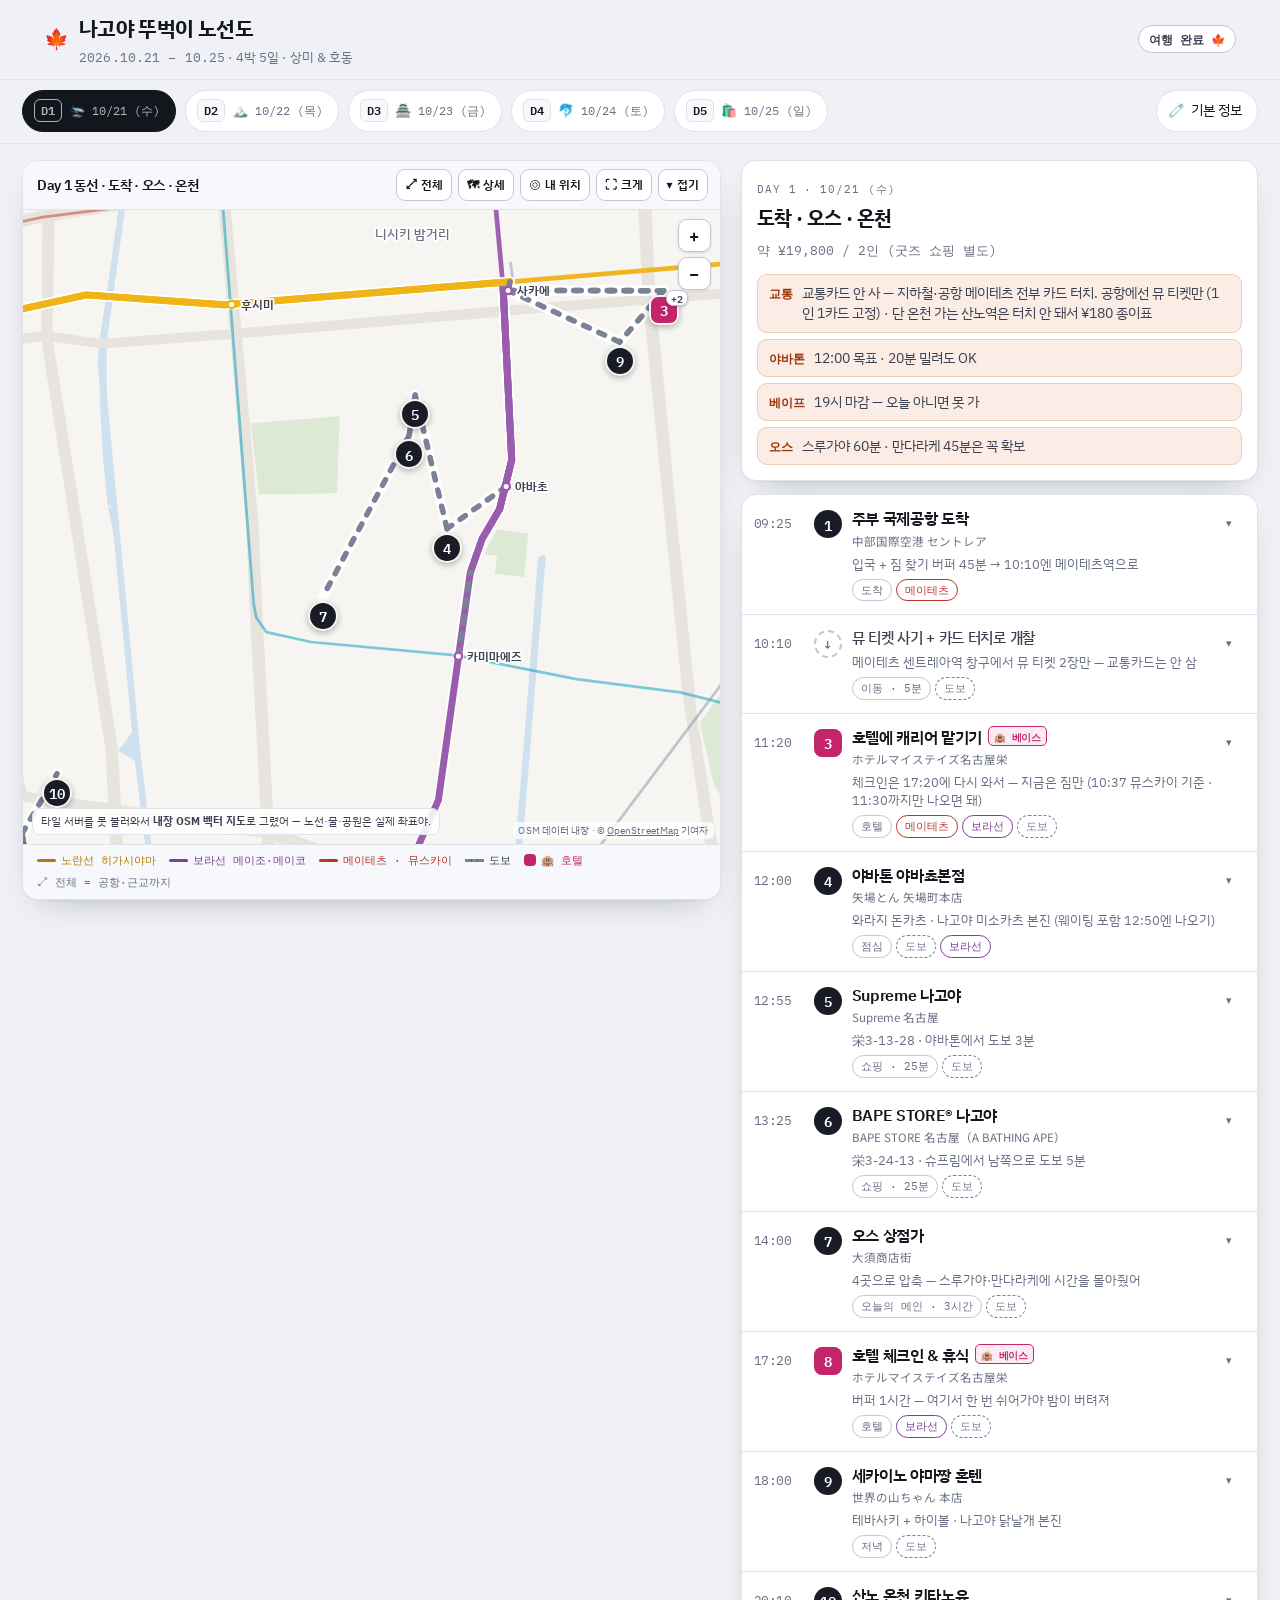
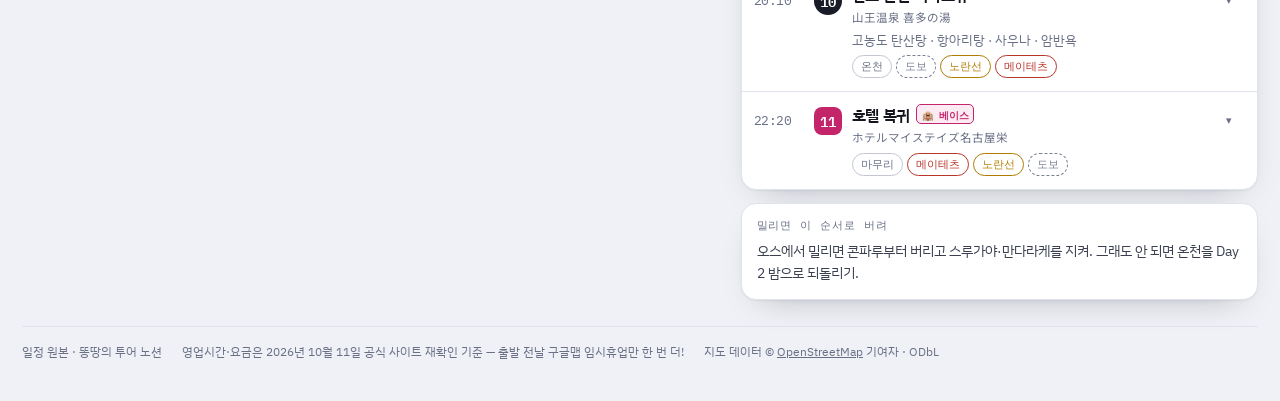
<file: index.html>
<!doctype html>
<html lang="ko">
<head>
<meta charset="utf-8">
<meta name="viewport" content="width=device-width, initial-scale=1, viewport-fit=cover">
<meta name="theme-color" content="#F2F3F7" media="(prefers-color-scheme: light)">
<meta name="theme-color" content="#0D0F15" media="(prefers-color-scheme: dark)">
<meta name="description" content="나고야 4박 5일 뚜벅이 일정 — OpenStreetMap 실지도 위의 하루 동선, 지하철 노선·구글맵 길찾기·예외 상황까지.">
<title>나고야 뚜벅이 노선도</title>
<link rel="preconnect" href="https://fonts.googleapis.com">
<link rel="preconnect" href="https://fonts.gstatic.com" crossorigin>
<link rel="stylesheet" href="https://fonts.googleapis.com/css2?family=IBM+Plex+Mono:wght@400;500;600&family=IBM+Plex+Sans+KR:wght@400;500;600;700&family=Noto+Sans+JP:wght@400;500&display=swap">
<style>
/* ===== tokens ===== */
:root{
  --paper:#EFF1F6; --card:#FFFFFF; --card-2:#F7F8FB; --sheet:#FFFFFF;
  --ink:#14161E; --ink-2:#3B4050; --muted:#697086;
  --rule:#E1E3EB; --rule-2:#C3C7D4;
  --yellow:#B07C00; --yellow-line:#F0B417;
  --purple:#7E3F96; --purple-line:#9A5CAC;
  --red:#B8352A; --red-line:#CE4436;
  --bus:#1B6B4F; --bus-line:#2E8F69;
  --jr:#2E5EA8; --jr-line:#5A8FD8;
  --walk:#7B8296;
  --warn:#9C3407; --warn-bg:#FBEDE5; --warn-rule:#EFCAB4;
  --ok:#146042; --ok-bg:#E7F3EC; --ok-rule:#BCDDCA;
  --home:#C4256A; --home-ink:#FFFFFF; --home-bg:#FCEBF3;
  --pin:#191C26; --pin-ink:#FFFFFF;
  --map-bg:#F4F1EC00; --map-water:#CFE0EE; --map-land:#F6F5F1; --map-park:#DCE9D5;
  --map-road:#E7E4DE; --map-road-2:#D8D4CC; --map-coast:#A9C4D8;
  --shadow:0 1px 2px rgba(16,18,28,.05), 0 14px 34px -20px rgba(16,18,28,.34);
  --f-sans:"IBM Plex Sans KR","Apple SD Gothic Neo","Malgun Gothic",system-ui,sans-serif;
  --f-mono:"IBM Plex Mono",ui-monospace,SFMono-Regular,Menlo,monospace;
  --f-ja:"Noto Sans JP","Hiragino Kaku Gothic ProN","Yu Gothic",sans-serif;
  --hd-h:52px; --tab-h:52px;
}
@media (prefers-color-scheme: dark){
  :root:not([data-theme="light"]) .mapbox.tiles.osmtiles #cv{filter:invert(1) hue-rotate(180deg) brightness(.88) contrast(1.04) saturate(.8)}
  :root:not([data-theme="light"]){
    --paper:#0C0E14; --card:#151822; --card-2:#1B1F2A; --sheet:#151822;
    --ink:#ECEEF4; --ink-2:#C2C7D6; --muted:#939AAC;
    --rule:#252935; --rule-2:#3A4150;
    --yellow:#F2C651; --yellow-line:#E0AE2E;
    --purple:#C08ED0; --purple-line:#A468B8;
    --red:#E88377; --red-line:#D2564A;
    --bus:#63C398; --bus-line:#3F9F78;
    --jr:#8FB6EE; --jr-line:#5A8FD8;
    --walk:#7D8498;
    --warn:#F2A87F; --warn-bg:#2C1B10; --warn-rule:#4A2E1E;
    --ok:#74D7A8; --ok-bg:#0E2A1D; --ok-rule:#1E4634;
    --home:#FF86B4; --home-ink:#14060D; --home-bg:#2A1220;
    --pin:#ECEEF4; --pin-ink:#0C0E14;
    --map-water:#16283A; --map-land:#101319; --map-park:#16261B;
    --map-road:#1E222C; --map-road-2:#272C38; --map-coast:#2A4459;
    --shadow:0 1px 2px rgba(0,0,0,.5), 0 14px 34px -20px rgba(0,0,0,.9);
  }
}
:root[data-theme="dark"] .mapbox.tiles.osmtiles #cv{filter:invert(1) hue-rotate(180deg) brightness(.88) contrast(1.04) saturate(.8)}
:root[data-theme="dark"]{
  --paper:#0C0E14; --card:#151822; --card-2:#1B1F2A; --sheet:#151822;
  --ink:#ECEEF4; --ink-2:#C2C7D6; --muted:#939AAC;
  --rule:#252935; --rule-2:#3A4150;
  --yellow:#F2C651; --yellow-line:#E0AE2E;
  --purple:#C08ED0; --purple-line:#A468B8;
  --red:#E88377; --red-line:#D2564A;
  --bus:#63C398; --bus-line:#3F9F78;
  --jr:#8FB6EE; --jr-line:#5A8FD8;
  --walk:#7D8498;
  --warn:#F2A87F; --warn-bg:#2C1B10; --warn-rule:#4A2E1E;
  --ok:#74D7A8; --ok-bg:#0E2A1D; --ok-rule:#1E4634;
  --home:#FF86B4; --home-ink:#14060D; --home-bg:#2A1220;
  --pin:#ECEEF4; --pin-ink:#0C0E14;
  --map-water:#16283A; --map-land:#101319; --map-park:#16261B;
  --map-road:#1E222C; --map-road-2:#272C38; --map-coast:#2A4459;
  --shadow:0 1px 2px rgba(0,0,0,.5), 0 14px 34px -20px rgba(0,0,0,.9);
}

*{box-sizing:border-box}
html{-webkit-tap-highlight-color:transparent; scroll-behavior:smooth}
body{
  margin:0; background:var(--paper); color:var(--ink);
  font-family:var(--f-sans); font-size:15.5px; line-height:1.6; -webkit-text-size-adjust:100%;
  overscroll-behavior-y:none;
}
[hidden]{display:none !important}
.mono{font-family:var(--f-mono); font-variant-numeric:tabular-nums}
.ja{font-family:var(--f-ja)}
a{color:inherit}
button{font:inherit; color:inherit}
:focus-visible{outline:2.5px solid var(--ink); outline-offset:2px; border-radius:8px}
.app{
  max-width:1320px; margin:0 auto;
  padding-bottom:calc(40px + env(safe-area-inset-bottom));
  padding-left:env(safe-area-inset-left); padding-right:env(safe-area-inset-right);
}

/* ===== header ===== */
.hd{position:sticky; top:0; z-index:40; background:var(--paper); border-bottom:1px solid var(--rule)}
.hd-in{display:flex; align-items:center; gap:10px; padding:calc(9px + env(safe-area-inset-top)) 14px 9px; min-height:var(--hd-h)}
.leaf{font-size:20px; line-height:1}
.hd-t{min-width:0; flex:1}
h1{margin:0; font-size:16.5px; font-weight:700; letter-spacing:-.03em; white-space:nowrap; overflow:hidden; text-overflow:ellipsis}
.hd-s{margin:1px 0 0; font-size:11.5px; color:var(--muted); letter-spacing:.01em; white-space:nowrap; overflow:hidden; text-overflow:ellipsis}
.dcount{
  flex:0 0 auto; font-size:11.5px; font-weight:600; color:var(--ink-2);
  background:var(--card); border:1.5px solid var(--rule-2); border-radius:999px; padding:4px 10px;
}

/* ===== day tabs ===== */
.days{
  position:sticky; top:var(--hd-h); z-index:39; display:flex; gap:7px;
  padding:8px 14px 9px; overflow-x:auto; background:var(--paper);
  border-bottom:1px solid var(--rule); scrollbar-width:none; scroll-snap-type:x proximity;
}
.days::-webkit-scrollbar{display:none}
.tab{
  flex:0 0 auto; display:flex; align-items:center; gap:7px; scroll-snap-align:center;
  background:var(--card); border:1.5px solid var(--rule); border-radius:999px;
  padding:7px 13px 7px 9px; min-height:38px; cursor:pointer; font-size:13.5px;
  transition:background .13s, border-color .13s, color .13s;
}
.tab .n{font-family:var(--f-mono); font-size:11.5px; font-weight:600; background:var(--card-2); border:1.5px solid var(--rule); border-radius:6px; padding:1px 6px}
.tab .ic{font-size:13px}
.tab .wd{color:var(--muted); font-size:12px; font-family:var(--f-mono)}
.tab[aria-selected="true"]{background:var(--ink); color:var(--paper); border-color:var(--ink)}
.tab[aria-selected="true"] .n{background:transparent; border-color:currentColor; opacity:.72}
.tab[aria-selected="true"] .wd{color:inherit; opacity:.72}
.tab.info-tab{margin-left:auto}

/* ===== map ===== */
.mapwrap{
  position:relative; z-index:1;
  background:var(--card); border-bottom:1px solid var(--rule);
}
.mapbar{display:flex; align-items:center; gap:8px; padding:8px 12px 8px 14px; border-bottom:1px solid var(--rule); background:var(--card-2)}
.mapt{font-size:13.5px; font-weight:600; letter-spacing:-.02em; flex:1 1 0; min-width:30px; overflow:hidden; text-overflow:ellipsis; white-space:nowrap}
.mapbtns{display:flex; gap:6px; flex:0 0 auto}
.mb{
  flex:0 0 auto; display:inline-flex; align-items:center; gap:4px; background:var(--card); border:1.5px solid var(--rule-2);
  border-radius:9px; padding:5px 8px; min-height:32px; font-size:12px; font-weight:600; cursor:pointer; line-height:1;
}
.mb .lbl{display:none}
.mb:hover{border-color:var(--ink-2)}
.mb[aria-pressed="true"]{background:var(--ink); color:var(--paper); border-color:var(--ink)}
.mapbox{position:relative; height:clamp(230px,44dvh,460px); background:var(--map-land); overflow:hidden; touch-action:none}
.mapbox canvas{position:absolute; inset:0; display:block; width:100%; height:100%}
#cvTop{pointer-events:none}

.pins{position:absolute; inset:0; pointer-events:none}
.pin{
  position:absolute; transform:translate(-50%,-50%); pointer-events:auto;
  width:30px; height:30px; border-radius:50%; border:2.5px solid var(--map-land);
  background:var(--pin); color:var(--pin-ink); font-family:var(--f-mono); font-size:13.5px; font-weight:600;
  display:grid; place-items:center; cursor:pointer; padding:0; box-shadow:0 2px 6px rgba(0,0,0,.28);
}
.pin.home{border-radius:9px; background:var(--home); color:var(--home-ink)}
.pin.opt{background:var(--map-land); color:var(--ink); border:2.5px dashed var(--pin)}
.pin.sel{outline:3.5px solid var(--pin); outline-offset:2.5px; z-index:5}
.pin.sub{width:15px; height:15px; font-size:0; background:var(--card); border:3.5px solid var(--ink-2); box-shadow:0 1px 3px rgba(0,0,0,.25)}
.pin.grouped::after{
  content:attr(data-more); position:absolute; top:-7px; right:-11px;
  font-family:var(--f-mono); font-size:9.5px; font-weight:600; line-height:1.5;
  background:var(--card); color:var(--ink-2); border:1.5px solid var(--rule-2);
  border-radius:7px; padding:0 4px; box-shadow:0 1px 3px rgba(0,0,0,.2);
}
.pin.me{width:16px; height:16px; background:#2E7BE0; border:3px solid #fff; box-shadow:0 0 0 6px rgba(46,123,224,.22); cursor:default}
.zoomers{position:absolute; right:9px; top:9px; display:flex; flex-direction:column; gap:5px}
.zb{
  width:33px; height:33px; border-radius:9px; background:var(--card); border:1.5px solid var(--rule-2);
  font-size:17px; font-weight:600; cursor:pointer; display:grid; place-items:center; line-height:1;
  box-shadow:0 1px 3px rgba(0,0,0,.12);
}
.attr{
  position:absolute; right:6px; bottom:5px; margin:0; font-size:9.5px; color:var(--muted);
  background:color-mix(in srgb, var(--card) 78%, transparent); padding:1px 5px; border-radius:5px; letter-spacing:.01em;
}
.mapmsg{
  position:absolute; left:9px; bottom:9px; margin:0; max-width:62%; font-size:11px; color:var(--ink-2);
  background:color-mix(in srgb, var(--card) 88%, transparent); border:1px solid var(--rule);
  padding:5px 8px; border-radius:8px; line-height:1.4;
}
.legend{display:flex; flex-wrap:wrap; gap:5px 13px; padding:7px 14px 8px; background:var(--card-2); border-top:1px solid var(--rule)}
.legend::-webkit-scrollbar{display:none}
.lg{flex:0 0 auto; display:flex; align-items:center; gap:5px; white-space:nowrap; font-family:var(--f-mono); font-size:10.5px; color:var(--ink-2)}
.lg i{display:block; width:19px; height:3.5px; border-radius:2px; background:currentColor}
.lg.l-y{color:var(--yellow)} .lg.l-p{color:var(--purple)} .lg.l-r{color:var(--red)}
.lg.l-b{color:var(--bus)} .lg.l-h{color:var(--home)}
.lg.l-w i{height:0; border-top:3.5px dashed var(--walk); border-radius:0}
.lg.l-h i{width:12px; height:12px; border-radius:4px}
.mapwrap.hid .mapbox, .mapwrap.hid .legend{display:none}
body.full .mapwrap{
  position:fixed; inset:0; z-index:80; border:0; display:flex; flex-direction:column;
  padding-top:env(safe-area-inset-top); padding-bottom:env(safe-area-inset-bottom);
  background:var(--card);
}
body.full .mapbox{flex:1 1 auto; height:auto; max-height:none}
body.full{overflow:hidden}
body.full .mb#btnFull{background:var(--ink); color:var(--paper); border-color:var(--ink)}
body.full .legend{display:none}

/* ===== day body ===== */
main{padding:14px 14px 0; display:flex; flex-direction:column; gap:13px}
.card{background:var(--card); border:1.5px solid var(--rule); border-radius:15px; box-shadow:var(--shadow); overflow:hidden}
.dayhead{padding:14px 15px 15px}
.dayhead .eb{font-family:var(--f-mono); font-size:11px; letter-spacing:.09em; text-transform:uppercase; color:var(--muted)}
.dayhead h2{margin:3px 0 0; font-size:20px; font-weight:700; letter-spacing:-.03em; text-wrap:balance}
.dayhead .spend{margin:7px 0 0; font-size:13px; color:var(--muted); font-family:var(--f-mono)}
.keys{display:flex; flex-direction:column; gap:6px; margin-top:12px}
.key{
  display:flex; gap:9px; align-items:baseline; font-size:13.5px; line-height:1.5; color:var(--ink-2);
  background:var(--warn-bg); border:1.5px solid var(--warn-rule); border-radius:10px; padding:8px 11px;
}
.key b{color:var(--warn); font-family:var(--f-mono); font-size:12px; font-weight:600; white-space:nowrap}

/* timeline */
.tl{list-style:none; margin:0; padding:0}
.tl > li{position:relative}
.stopbtn{
  display:grid; grid-template-columns:50px 28px minmax(0,1fr) 18px; gap:0 10px; align-items:start;
  width:100%; text-align:left; background:none; border:0; padding:13px 13px 13px 12px; cursor:pointer;
  border-top:1px solid var(--rule);
}
.tl > li:first-child .stopbtn{border-top:0}
.stopbtn:hover{background:var(--card-2)}
.stopbtn[aria-expanded="true"]{background:var(--card-2)}
.stopbtn .tm{font-family:var(--f-mono); font-size:12.5px; color:var(--muted); padding-top:5px; letter-spacing:-.03em}
.bd{
  width:28px; height:28px; border-radius:50%; background:var(--pin); color:var(--pin-ink);
  font-family:var(--f-mono); font-size:13.5px; font-weight:600; display:grid; place-items:center; margin-top:2px;
}
.stopbtn.home .bd{border-radius:8px; background:var(--home); color:var(--home-ink)}
.stopbtn.opt .bd{background:transparent; color:var(--ink-2); border:2px dashed var(--rule-2)}
.stopbtn.transit .bd{background:transparent; color:var(--muted); border:2px dashed var(--rule-2); font-size:12px}
.stopbtn .nm{display:block; font-size:15.5px; font-weight:600; letter-spacing:-.02em; line-height:1.4; overflow-wrap:anywhere}
.stopbtn.transit .nm{font-weight:500; color:var(--ink-2); font-size:14.5px}
.stopbtn .jp{display:block; font-family:var(--f-ja); font-size:11.5px; color:var(--muted); margin-top:2px; overflow-wrap:anywhere}
.stopbtn .nt{display:block; font-size:12.5px; color:var(--muted); margin-top:4px; line-height:1.45}
.stopbtn .cv{display:flex; flex-wrap:wrap; gap:4px; margin-top:6px}
.stopbtn .caret{font-size:11px; color:var(--muted); padding-top:7px; transition:transform .16s}
.stopbtn[aria-expanded="true"] .caret{transform:rotate(180deg)}
.stopbtn.sel::before{content:""; position:absolute; left:0; top:6px; bottom:6px; width:3.5px; background:var(--pin); border-radius:0 4px 4px 0}
.stopbtn.home.sel::before{background:var(--home)}
.badge-home{
  margin-left:6px; font-family:var(--f-mono); font-size:9.5px; font-weight:600; vertical-align:2px;
  color:var(--home); background:var(--home-bg); border:1.5px solid var(--home); border-radius:5px; padding:0 5px;
}

.chip{
  display:inline-flex; align-items:center; gap:5px; font-family:var(--f-mono); font-size:10.5px;
  padding:2px 8px; border-radius:999px; border:1.5px solid var(--rule-2); color:var(--ink-2); white-space:nowrap;
}
.chip.c-purple{border-color:var(--purple); color:var(--purple)}
.chip.c-yellow{border-color:var(--yellow); color:var(--yellow)}
.chip.c-red{border-color:var(--red); color:var(--red)}
.chip.c-bus{border-color:var(--bus); color:var(--bus)}
.chip.c-jr{border-color:var(--jr); color:var(--jr)}
.chip.c-walk{border-color:var(--walk); color:var(--walk); border-style:dashed}
.chip.cat{border-color:var(--rule-2); color:var(--muted)}

/* detail */
.det{padding:2px 13px 16px 12px; background:var(--card-2); border-top:1px dashed var(--rule)}
.det > .sec{padding-top:13px}
.det .lb{display:block; font-family:var(--f-mono); font-size:10.5px; letter-spacing:.09em; text-transform:uppercase; color:var(--muted); margin-bottom:7px}
.route{display:flex; flex-wrap:wrap; align-items:center; gap:5px}
.rp{font-size:12.5px; font-weight:600; background:var(--card); border:1.5px solid var(--rule-2); border-radius:8px; padding:4px 9px}
.rm{display:inline-flex; align-items:center; gap:5px; font-family:var(--f-mono); font-size:10.5px; color:var(--muted)}
.rm i{display:block; width:15px; height:3.5px; border-radius:2px; background:var(--rule-2)}
.rm.m-purple i{background:var(--purple-line)} .rm.m-purple{color:var(--purple)}
.rm.m-yellow i{background:var(--yellow-line)} .rm.m-yellow{color:var(--yellow)}
.rm.m-red i{background:var(--red-line)} .rm.m-red{color:var(--red)}
.rm.m-bus i{background:var(--bus-line)} .rm.m-bus{color:var(--bus)}
.rm.m-jr i{background:var(--jr-line)} .rm.m-jr{color:var(--jr)}
.rm.m-walk i{height:0; border-top:3.5px dashed var(--walk); background:none}
dl.facts{margin:0; display:grid; grid-template-columns:minmax(0,1fr); gap:2px 0; font-size:13.5px}
dl.facts dt{font-family:var(--f-mono); font-size:11px; color:var(--muted); padding-top:6px}
dl.facts dt:first-of-type{padding-top:0}
dl.facts dd{margin:0; color:var(--ink-2); overflow-wrap:anywhere}
.callout{display:flex; gap:8px; font-size:13px; line-height:1.55; color:var(--ink-2); background:var(--warn-bg); border:1.5px solid var(--warn-rule); border-radius:10px; padding:10px 12px}
.callout.plan{background:var(--ok-bg); border-color:var(--ok-rule)}
.callout b{color:var(--warn); font-weight:600}
.callout.plan b{color:var(--ok)}
ul.tips{margin:0; padding:0; list-style:none; display:flex; flex-direction:column; gap:7px}
ul.tips li{position:relative; padding-left:15px; font-size:13.5px; color:var(--ink-2); line-height:1.55}
ul.tips li::before{content:""; position:absolute; left:2px; top:9px; width:5px; height:5px; border-radius:50%; background:var(--rule-2)}
ol.alts{margin:0; padding:0; list-style:none; display:flex; flex-direction:column; gap:7px; counter-reset:alt}
ol.alts li{
  position:relative; padding:10px 12px 10px 34px; font-size:13.5px; color:var(--ink-2); line-height:1.5;
  background:var(--card); border:1.5px solid var(--rule); border-left:3px solid var(--ok); border-radius:10px;
}
ol.alts li::before{
  counter-increment:alt; content:counter(alt); position:absolute; left:10px; top:10px;
  width:18px; height:18px; border-radius:6px; background:var(--ok-bg); color:var(--ok); border:1.5px solid var(--ok);
  font-family:var(--f-mono); font-size:10.5px; font-weight:600; display:grid; place-items:center;
}
.lb.alt{color:var(--ok)}
ul.subs{margin:0; padding:0; list-style:none; display:flex; flex-direction:column; gap:8px}
ul.subs li{border:1.5px solid var(--rule); border-radius:11px; padding:10px 12px; background:var(--card)}
ul.subs li.star{border-left:3px solid var(--ink)}
ul.subs .sn{font-size:14px; font-weight:600; letter-spacing:-.02em; display:flex; gap:6px; align-items:baseline; flex-wrap:wrap}
ul.subs .sj{font-family:var(--f-ja); font-size:11.5px; color:var(--muted); margin-top:2px}
ul.subs .sd{font-size:13px; color:var(--ink-2); margin-top:5px; line-height:1.5}
ul.subs .sub-n{font-family:var(--f-mono); font-size:10.5px; color:var(--muted); border:1.5px solid var(--rule-2); border-radius:5px; padding:0 5px}
.acts{display:flex; flex-wrap:wrap; gap:7px}
.gmap{
  display:inline-flex; align-items:center; justify-content:center; gap:7px; text-decoration:none;
  background:var(--ink); color:var(--paper); border-radius:10px; padding:10px 14px; min-height:42px;
  font-size:13.5px; font-weight:600; letter-spacing:-.02em; flex:1 1 auto;
}
.gmap.ghost{background:transparent; color:var(--ink); border:1.5px solid var(--rule-2); font-weight:500}
.gmap .ar{font-family:var(--f-mono); font-size:11px; opacity:.65}
a.tel{display:inline-flex; align-items:center; gap:3px; text-decoration:none; color:var(--ink); font-weight:600; border-bottom:1.5px solid var(--rule-2); white-space:nowrap}
.drop{padding:13px 15px 15px}
.drop .lb{display:block; font-family:var(--f-mono); font-size:10.5px; letter-spacing:.09em; text-transform:uppercase; color:var(--muted); margin-bottom:7px}
.drop p{margin:0; font-size:13.5px; color:var(--ink-2); line-height:1.6}

/* ===== info ===== */
#infoPane{padding:14px 14px 0; display:grid; gap:13px}
#infoPane .info{display:contents}
#infoPane .card > h3{margin:0; padding:13px 15px 11px; font-size:15.5px; font-weight:700; letter-spacing:-.025em; border-bottom:1.5px solid var(--rule); background:var(--card-2)}
#infoPane .body{padding:14px 15px}
#infoPane .body > *:first-child{margin-top:0}
#infoPane .body > *:last-child{margin-bottom:0}
table.tt{width:100%; border-collapse:collapse; font-size:13.5px}
table.tt th{text-align:left; font-family:var(--f-mono); font-size:11px; color:var(--muted); letter-spacing:.06em; text-transform:uppercase; font-weight:500; padding:0 14px 10px 0; border-bottom:1px solid var(--rule-2)}
table.tt td{padding:12px 14px 12px 0; border-bottom:1px solid var(--rule); vertical-align:top; color:var(--ink-2); line-height:1.55; overflow-wrap:anywhere}
table.tt th:last-child, table.tt td:last-child{padding-right:0}
table.tt tr:first-child td{padding-top:0}
table.tt thead + tbody tr:first-child td{padding-top:12px}
table.tt tr:last-child td{border-bottom:0; padding-bottom:0}
table.tt td b{color:var(--ink); font-weight:600}
ul.check{margin:0; padding:0; list-style:none; display:flex; flex-direction:column; gap:10px; font-size:14px}
ul.check li{display:flex; gap:10px; align-items:flex-start; color:var(--ink-2); line-height:1.5}
ul.check .bx{flex:0 0 auto; width:20px; height:20px; border-radius:6px; border:2px solid var(--rule-2); margin-top:2px; display:grid; place-items:center; font-size:11px; color:var(--muted)}
ul.check li.done .bx{background:var(--ink); border-color:var(--ink); color:var(--paper)}
ul.check li.done{color:var(--muted)}

.fab{
  position:fixed; right:14px; bottom:calc(16px + env(safe-area-inset-bottom)); z-index:50;
  display:none; align-items:center; gap:7px; padding:11px 15px; min-height:46px;
  background:var(--ink); color:var(--paper); border:0; border-radius:999px;
  font-size:14px; font-weight:600; letter-spacing:-.02em; cursor:pointer;
  box-shadow:0 4px 16px rgba(16,18,28,.28);
}
.fab.show{display:inline-flex}
body.full .fab{display:none !important}
.fsheet{
  position:fixed; left:12px; right:12px; bottom:calc(12px + env(safe-area-inset-bottom)); z-index:90;
  display:flex; flex-direction:column; gap:9px;
  background:var(--card); border:1.5px solid var(--rule-2); border-radius:14px;
  padding:12px 14px; box-shadow:0 10px 30px rgba(0,0,0,.34);
}
.fsheet .fs-t{font-size:15px; font-weight:600; letter-spacing:-.02em; line-height:1.4}
.fsheet .fs-b{display:flex; gap:8px}
.fsheet .fs-g, .fsheet .fs-x{
  flex:1 1 0; display:inline-flex; align-items:center; justify-content:center; min-height:42px;
  border-radius:10px; font-size:13.5px; font-weight:600; text-decoration:none; cursor:pointer;
}
.fsheet .fs-g{background:transparent; color:var(--ink); border:1.5px solid var(--rule-2)}
.fsheet .fs-x{background:var(--ink); color:var(--paper); border:0}
.ft{margin:26px 14px 0; padding-top:16px; border-top:1px solid var(--rule); display:flex; flex-direction:column; gap:5px; font-size:11.5px; color:var(--muted)}

/* mobile stacked tables */
@media (max-width:640px){
  table.tt td[style]{width:34% !important; min-width:70px}
  table.tt.stack thead{display:none}
  table.tt.stack, table.tt.stack tbody, table.tt.stack tr, table.tt.stack td{display:block; width:auto !important}
  table.tt.stack tr{padding:13px 0; border-bottom:1px solid var(--rule)}
  table.tt.stack tr:first-child{padding-top:0}
  table.tt.stack tr:last-child{border-bottom:0; padding-bottom:0}
  table.tt.stack td{border-bottom:0; padding:0 0 7px !important; min-width:0 !important}
  table.tt.stack td:last-child{padding-bottom:0 !important}
  table.tt.stack td:first-child{font-family:var(--f-mono); font-size:12px; letter-spacing:.04em; color:var(--muted)}
  table.tt.stack td:nth-child(2){font-size:14.5px; color:var(--ink)}
}

/* ===== desktop ===== */
@media (min-width:1000px){
  :root{--hd-h:60px}
  .fab, .fsheet{display:none !important}
  .hd-in{padding:12px 22px}
  h1{font-size:21px}
  .hd-s{font-size:12.5px}
  .days{padding:10px 22px 11px; gap:9px}
  .tab{font-size:14px; min-height:42px; padding:8px 15px 8px 11px}
  .mb .lbl{display:inline}
  .app{display:grid; grid-template-columns:minmax(0,1.35fr) minmax(360px,1fr); grid-template-areas:"hd hd" "tabs tabs" "map main" "ft ft"; gap:0 20px; padding:0 22px 40px}
  .hd{grid-area:hd; margin:0 -22px; padding:0 22px}
  .days{grid-area:tabs; margin:0 -22px; padding-left:22px; padding-right:22px}
  .mapwrap{grid-area:map; position:sticky; top:calc(var(--hd-h) + var(--tab-h) + 16px); margin-top:16px; border:1.5px solid var(--rule); border-radius:16px; box-shadow:var(--shadow); overflow:hidden; height:calc(100dvh - var(--hd-h) - var(--tab-h) - 48px)}
  .mapwrap .mapbox{height:auto; flex:1 1 auto}
  .mapwrap{display:flex; flex-direction:column}
  main, #infoPane{grid-area:main; padding:16px 0 0}
  #infoPane{grid-template-columns:minmax(0,1fr)}
  .ft{grid-area:ft; margin-left:0; margin-right:0; flex-direction:row; flex-wrap:wrap; gap:8px 20px}
  .app.info-mode{grid-template-columns:minmax(0,1fr); grid-template-areas:"hd" "tabs" "main" "ft"}
  .app.info-mode .mapwrap{display:none}
  .app.info-mode #infoPane{grid-template-columns:repeat(auto-fit,minmax(min(100%,420px),1fr)); align-items:start}
  .app.info-mode #infoPane .wide{grid-column:1/-1}
  dl.facts{grid-template-columns:minmax(0,auto) minmax(0,1fr); gap:8px 14px}
  dl.facts dt{white-space:nowrap; padding-top:3px}
}
@media (prefers-reduced-motion:reduce){*{transition:none !important; animation:none !important; scroll-behavior:auto !important}}
</style>
</head>
<body>
<!--ARTIFACT-START-->

<div class="app">
  <header class="hd">
    <div class="hd-in">
      <span class="leaf" aria-hidden="true">🍁</span>
      <div class="hd-t">
        <h1>나고야 뚜벅이 노선도</h1>
        <p class="hd-s"><span class="mono">2026.10.21 – 10.25</span> · 4박 5일 · 상미 &amp; 호동</p>
      </div>
      <span class="dcount mono" id="dcount"></span>
    </div>
  </header>

  <nav class="days" id="tabs" role="tablist" aria-label="날짜 선택"></nav>

  <section class="mapwrap" id="mapwrap" aria-label="하루 동선 지도">
    <div class="mapbar">
      <span class="mapt" id="mapTitle">Day 1 동선</span>
      <span class="mapbtns">
        <button type="button" class="mb" id="btnFit" title="오늘 동선 전체 보기">⤢<span class="lbl">전체</span></button>
        <button type="button" class="mb" id="btnStyle" title="지도 스타일 — 깔끔 / 일본어 상세">🗺<span class="lbl">상세</span></button>
        <button type="button" class="mb" id="btnGeo" title="내 위치">◎<span class="lbl">내 위치</span></button>
        <button type="button" class="mb" id="btnFull" title="지도 크게 보기">⛶<span class="lbl">크게</span></button>
        <button type="button" class="mb" id="btnHide" title="지도 접기">▾<span class="lbl">접기</span></button>
      </span>
    </div>
    <div class="mapbox" id="mapbox">
      <canvas id="cv"></canvas>
      <canvas id="cvTop"></canvas>
      <div class="pins" id="pins"></div>
      <div class="zoomers">
        <button type="button" class="zb" id="btnIn" aria-label="확대">+</button>
        <button type="button" class="zb" id="btnOut" aria-label="축소">−</button>
      </div>
      <p class="attr" id="attr">© OpenStreetMap 기여자</p>
      <p class="mapmsg" id="mapmsg" hidden></p>
    </div>
    <div class="legend" id="legend"></div>
  </section>

  <button type="button" class="fab" id="fab" aria-label="지도 크게 보기">🗺<span>지도</span></button>
  <div class="fsheet" id="fsheet" hidden>
    <span class="fs-t" id="fsheetT"></span>
    <span class="fs-b">
      <a class="fs-g" id="fsheetG" href="#" target="_blank" rel="noopener">구글맵 ↗</a>
      <button type="button" class="fs-x" id="fsheetX">일정 보기</button>
    </span>
  </div>
  <main id="main"></main>
  <section id="infoPane" hidden></section>

  <footer class="ft">
    <span>일정 원본 · 똥땅의 투어 노션</span>
    <span>영업시간·요금은 2026년 10월 11일 공식 사이트 재확인 기준 — 출발 전날 구글맵 임시휴업만 한 번 더!</span>
    <span>지도 데이터 © <a href="https://www.openstreetmap.org/copyright">OpenStreetMap</a> 기여자 · ODbL</span>
  </footer>
</div>
<script>
/* ===== 데이터 ===== */
const DAYS = [
{
  d:1, date:"10/21 (수)", icon:"🛬", theme:"도착 · 오스 · 온천",
  spend:"약 ¥19,800 / 2인 (굿즈 쇼핑 별도)",
  drop:"오스에서 밀리면 콘파루부터 버리고 스루가야·만다라케를 지켜. 그래도 안 되면 온천을 Day 2 밤으로 되돌리기.",
  keys:[["교통","교통카드 안 사 — 지하철·공항 메이테츠 전부 카드 터치. 공항에선 뮤 티켓만 (1인 1카드 고정) · 단 온천 가는 산노역은 터치 안 돼서 ¥180 종이표"],["야바톤","12:00 목표 · 20분 밀려도 OK"],["베이프","19시 마감 — 오늘 아니면 못 가"],["오스","스루가야 60분 · 만다라케 45분은 꼭 확보"]],
  stops:[
    {t:"09:25", name:"주부 국제공항 도착", ja:"中部国際空港 セントレア", icon:"✈️", cat:"도착",
     note:"입국 + 짐 찾기 버퍼 45분 → 10:10엔 메이테츠역으로",
     route:["비행기 LJ0345","인천 T2 07:30 → 나고야 09:25|red","주부 공항"],
     facts:[["항공","진에어 LJ0345 · 예약번호 JP283U"],["수하물","위탁 15kg · 성인 2"],["현금","환전은 한국에서 끝내고 오기 — 1인 ¥20,000 (쓸 돈 ¥15,000 + 카드 거부 대비 비상 ¥5,000)"]],
     tips:["도착층에서 바로 메이테츠 센트레아역으로 — 표지판의 빨간 名鉄(메이테츠) 로고만 따라가면 돼 (도보 5분)","교통카드(마나카)는 안 사 — 2026-09-03부터 나고야 지하철 전 역 + 공항↔카나야마 메이테츠가 컨택리스 카드 터치 돼. 하나카드·토스카드 한 사람당 한 장 정해서 5일 내내 그 카드만"],
     q:"中部国際空港"},

    {t:"10:10", name:"뮤 티켓 사기 + 카드 터치로 개찰", icon:"🎫", cat:"이동 · 5분", transit:true,
     note:"메이테츠 센트레아역 창구에서 뮤 티켓 2장만 — 교통카드는 안 삼",
     route:["도착 로비","도보 5분|walk","메이테츠 센트레아역","창구 → 개찰 카드 터치|walk","뮤스카이 승강장"],
     facts:[["뮤 티켓","¥450 · 창구에서 2장 · 좌석 지정 · 뮤스카이 전용 (기본운임 ¥910은 개찰에서 카드 터치로 빠짐)"],["카드 터치","개찰기 중 Visa·Mastercard 스티커 붙은 기계의 전용 리더에 대기 — 마나카용 IC 리더가 아니야. 파란 불 → 초록 불이면 통과"],["1인 1카드","한 사람은 하나카드, 한 사람은 토스카드로 정해서 5일 내내 고정. 들어갈 때 댄 카드로 나와야 하고, 한 장으로 두 명은 못 들어가"],["요금","성인 보통운임 그대로 · 당일분을 묶어서 다음날 이후 결제돼. 5일 교통비 1인 약 ¥4,300"]],
     warn:"첫 개찰에서 카드가 거부되면(해외 체크카드는 드물게 그래) 그 자리에서 창구에 「manaca 니마이」로 마나카 ¥2,000짜리 2장 사고 ¥3,000씩 충전 — 그래서 비상 현금 1인 ¥5,000(둘이 ¥10,000)은 지갑에 있어야 해. 통과만 되면 티머니처럼 들어갈 때·나올 때 한 번씩 찍으면 끝.",
     tips:["개찰구는 카드 터치, 뮤스카이 안에서는 뮤 티켓만 보여주면 돼","평일 뮤스카이는 <b>10:07 · 10:37 · 11:07</b> 출발 (카나야마 24분 뒤 도착). 10:07은 무리고 <b>10:37</b>이 기본. 더 빨리 가고 싶으면 10:17 일반 특급 — 뮤 티켓 없이 카드 터치만으로 타고 카나야마 10:49","창구에서 「뮤 티켓 니마이, 카나야마」 — 현금 ¥900 준비해 두면 제일 빨라"]},

    {t:"11:20", name:"호텔에 캐리어 맡기기", ja:"ホテルマイステイズ名古屋栄", home:true, icon:"🧳", cat:"호텔",
     note:"체크인은 17:20에 다시 와서 — 지금은 짐만 (10:37 뮤스카이 기준 · 11:30까지만 나오면 돼)",
     route:["주부 공항","뮤스카이 24분|red","카나야마","보라선 2정거장|purple","사카에","5번 출구 도보 7분|walk","호텔"],
     facts:[["요금","뮤스카이 ¥1,360 (기본운임 ¥910 카드 터치 + 뮤 티켓 ¥450) + 보라선 ¥210 / 인"],["호텔","체크인 14:00 · 체크아웃 11:00 · 체크인 전 짐 보관 무료 (2026-09 리뉴얼 완료)"],["예약","HH2635447294 · 4박 · ₩670,896"]],
     tips:["공항↔호텔은 5일 내내 이 한 패턴이야 — 돌아갈 때도 똑같이 거꾸로","카나야마 환승은 메이테츠 개찰 나와서(카드 터치) 지하철 개찰로 다시 들어가면(카드 터치) 돼 — 표 살 일 없음. 카나야마는 메이테츠 터치결제 되는 16개 역 중 하나 (산노는 아님)","호텔이 사카에역 5번 출구라 밤에 어디서 놀든 사카에역으로만 오면 끝","야바톤은 12:00 목표라 11:30에만 나오면 돼 — 10분 여유. 10:17 일반 특급을 탔으면 11:05쯤 도착이라 더 넉넉","10:37 뮤스카이도 놓쳐 11:07편이면 호텔은 건너뛰기 — 카나야마에서 보라선 타고 야바초 하차, 캐리어는 역 코인로커에 넣고 야바톤으로"],
     q:"ホテルマイステイズ名古屋栄"},

    {t:"12:00", name:"야바톤 야바쵸본점", ja:"矢場とん 矢場町本店", icon:"🍱", cat:"점심",
     note:"와라지 돈카츠 · 나고야 미소카츠 본진 (웨이팅 포함 12:50엔 나오기)",
     route:["호텔","도보 + 사카에역|walk","사카에","보라선 1정거장|purple","야바초","도보 3분|walk","야바톤"],
     facts:[["예산","¥2,000 / 인"],["타베로그","3.46 · 리뷰 2,300건"]],
     warn:"12시 전에 들어가면 웨이팅 0이고, 12시 조금 넘으면 15~20분이야. 둘 다 괜찮아 — 뒤에 여유를 빼놨거든. 12:30 넘게 밀릴 때만 오스에서 콘파루를 건너뛰어.",
     alts:["뮤스카이를 놓쳐 호텔을 건너뛰었으면 → 카나야마에서 보라선으로 야바초 하차. 캐리어는 역 코인로커에 넣고 야바톤으로 — 호텔은 오스 끝나고 17:20에"],
     q:"矢場とん矢場町本店"},

    {t:"12:55", name:"Supreme 나고야", ja:"Supreme 名古屋", icon:"🔴", cat:"쇼핑 · 25분",
     note:"栄3-13-28 · 야바톤에서 도보 3분",
     route:["야바톤","도보 3분|walk","Supreme"],
     facts:[["영업","11:00 – 20:00"],["전화","052-261-2858"],["배정 시간","25분 (13:20엔 출발)"]],
     tips:["신제품 발매(드롭)는 보통 목요일 오전이라 그날은 줄이 길어 — 우린 수요일 낮이라 걱정 없어","오늘 옷 브랜드는 여기랑 베이프 딱 둘이야. 나머지는 오스에 시간을 몰아줬어"],
     q:"Supreme 名古屋"},

    {t:"13:25", name:"BAPE STORE® 나고야", ja:"BAPE STORE 名古屋（A BATHING APE）", icon:"🐵", cat:"쇼핑 · 25분",
     note:"栄3-24-13 · 슈프림에서 남쪽으로 도보 5분",
     route:["Supreme","도보 5분|walk","베이프"],
     facts:[["영업","11:00 – 19:00"],["전화","052-242-3301"],["배정 시간","25분 (13:50엔 출발)"]],
     warn:"19시 마감이라 밤에는 절대 못 가. 이 일정에서 베이프를 볼 수 있는 시간은 오늘 낮뿐이야 — 살 거면 오늘 사기.",
     q:"BAPE STORE 名古屋"},

    {t:"14:00", name:"오스 상점가", ja:"大須商店街", icon:"🛍️", cat:"오늘의 메인 · 3시간",
     note:"4곳으로 압축 — 스루가야·만다라케에 시간을 몰아줬어",
     route:["베이프","도보 10분|walk","오스 상점가"],
     facts:[["예산","간식 ¥1,000 / 인 (굿즈 별도)"],["배분","스루가야 60분 · 만다라케 45분 · 콘파루 20분 · 오스칸논 10분 · 여유 45분"],["빠져나갈 때","카미마에즈역 보라선 2정거장 → 사카에"]],
     warn:"이 두 곳이 오늘의 핵심이야 — 스루가야는 3~5F 통째, 만다라케는 4층 400평이라 각각 1시간 가까이 잡아먹어. 다른 데서 시간 쓰다 여기가 밀리면 오늘이 통째로 아까워져.",
     tips:["원래 9곳이었는데 한 곳당 17분밖에 안 나와서 줄였어. C-pla도 Day 5 오스로 넘겨서 야바톤 웨이팅 여유를 만들었어","여기서 잘라낸 정글·커피 부리코·다이소·세리아는 전부 <b>Day 5 오스 마무리</b>로 옮겼어 — 동물원을 빼면서 그쪽에 2시간이 생겼거든"],
     subs:[
       {n:"스루가야 나고야오스 본관 — 60분", j:"駿河屋 名古屋大須本館", d:"大須3-32-23 3–5F 통째 · 10–21시 무휴 · 카미마에즈 8번 출구 도보 2분. 층마다 가챠 기계가 있어서 특상·피규어 득템 가능. 한 곳만 간다면 여기.", q:"駿河屋名古屋大須本館", star:true},
       {n:"만다라케 나고야점 — 45분", j:"まんだらけ 名古屋店", d:"大須3-18-21 · 12:00–20:00 · 4층 400평, 전국 11개점 중 최대급. 고전·희귀 매물은 2층부터 — 시간 없으면 2층만 파도 돼.", q:"まんだらけ名古屋店", star:true},
       {n:"콘파루 오스 본점 — 20분", j:"コンパル 大須本店", d:"에비후라이 샌드. 앉아서 쉬어가는 구간이라 중간에 넣는 게 좋아. 8:00–19:00 (L.O. 18:30) 무휴.", q:"コンパル大須本店"},
       {n:"오스칸논 — 10분", j:"大須観音", d:"상점가 서쪽 끝의 절. 사진만 찍고 나오기.", q:"大須観音"}
     ],
     q:"大須商店街"},

    {t:"17:20", name:"호텔 체크인 & 휴식", ja:"ホテルマイステイズ名古屋栄", home:true, icon:"🏨", cat:"호텔",
     note:"버퍼 1시간 — 여기서 한 번 쉬어가야 밤이 버텨져",
     route:["카미마에즈","보라선 2정거장|purple","사카에","도보 7분|walk","호텔"],
     facts:[["객실","STANDARD DOUBLE · 금연 · OUTDOOR VIEW"]],
     tips:["오스에서 산 짐은 여기 다 내려놓고 저녁 먹으러 나가기"],
     q:"ホテルマイステイズ名古屋栄"},

    {t:"18:00", name:"세카이노 야마짱 혼텐", ja:"世界の山ちゃん 本店", icon:"🍗", cat:"저녁",
     note:"테바사키 + 하이볼 · 나고야 닭날개 본진",
     route:["호텔","도보 10분|walk","야마짱 본점"],
     facts:[["예산","¥3,500 / 인"],["타베로그","3.31"],["사이드","미소쿠시카츠 ¥374 (2본) · 미소꼬치 3종 ¥836"]],
     warn:"공식 사이트 기준 전화 예약 돼 (052-242-1342 · 15시부터) — 온라인 예약 링크도 있어. 예약 안 하면 피크(19시) 전인 18시 입장으로. 평일 16시 오픈.",
     tips:["나고야식 꼬치(미소쿠시카츠)를 여기 사이드로 해결하는 구성이라 따로 꼬치집 안 가도 돼"],
     q:"世界の山ちゃん本店"},

    {t:"20:10", name:"산노 온천 키타노유", ja:"山王温泉 喜多の湯", icon:"♨️", cat:"온천",
     note:"고농도 탄산탕 · 항아리탕 · 사우나 · 암반욕",
     route:["야마짱","도보 + 사카에역|walk","사카에","노란선 5분|yellow","나고야","메이테츠 1정거장 3분|red","산노","도보 5분|walk","키타노유"],
     facts:[["입욕료","평일 ¥880 / 인 (토일축 ¥980) · 암반욕 +¥700"],["수건","렌탈 세트 ¥350 (판매 페이스타월 ¥150)"],["마감","일~목은 24:00 폐점 · 최종입장 23:00 (새벽 1시는 금·토만)"],["메이테츠 표","나고야↔산노 ¥180 / 인 · 편도마다 종이표 (현금)"]],
     warn:"⚠️ 산노역은 카드 터치가 안 되는 역이야 — 메이테츠 나고야에서 카드로 찍고 들어가면 산노에서 못 나와. 메이테츠 나고야 발매기에서 <b>산노까지 ¥180 종이표</b>를 현금으로 2장 사고, 돌아올 때도 산노역 발매기에서 ¥180짜리 2장. 그리고 타투가 있으면 입장 불가야. 속옷 여벌은 미리 챙겨가기.",
     tips:["산노는 <b>普通(보통) 열차만</b> 서 — 특급·급행·뮤스카이는 통과하니까 전광판에서 「普通」인지 보고 타기 (카나야마·도요하시 방면)","새벽 비행으로 시작한 첫날 피로를 여기서 다 풀고 자는 게 이 일정의 설계 의도야","수요일이라 23:00 최종입장 — 20:10 도착이면 2시간 반 여유. 22시대 복귀라 막차 걱정도 없어"],
     q:"山王温泉喜多の湯"},

    {t:"22:20", name:"호텔 복귀", ja:"ホテルマイステイズ名古屋栄", home:true, icon:"🏨", cat:"마무리",
     route:["산노","메이테츠 1정거장|red","나고야","노란선 5분|yellow","사카에","5번 출구 도보 7분|walk","호텔"],
     facts:[["시각","22시대 — 막차 여유 넉넉"],["표","산노역 발매기에서 메이테츠 나고야까지 ¥180 종이표 (카드 터치 안 됨) · 메이테츠 나고야행 普通"]],
     q:"ホテルマイステイズ名古屋栄"}
  ]
},

{
  d:2, date:"10/22 (목)", icon:"🏔️", theme:"시라카와고 · 나고야역 서쪽",
  spend:"약 ¥33,000–37,000 / 2인 (버스가 대부분)",
  drop:"① 서쪽 3연타 중 쿠지 공식샵부터 버리기 (一番くじ는 돈키·마루젠·편의점에서도 뽑을 수 있어) → 그다음이 애니메이트. 라신반은 끝까지 지켜 ② 너무 피곤하면 저녁만 먹고 바로 호텔로",
  keys:[["고속버스","10/22 08:50편 — 왕복 예약 필수"],["기상","8:35엔 커피 끊고 나오기"],["겉옷","시라카와고 아침 5도"]],
  stops:[
    {t:"07:15", name:"부쵸 커피", ja:"BUCYO COFFEE", icon:"☕", cat:"아침",
     note:"오구라 토스트 · 나고야 모닝 백명점급",
     route:["사카에","노란선 5분|yellow","나고야","남쪽 도보 10분|walk","부쵸커피"],
     facts:[["타베로그","3.69 — 우리 일정 2위"],["오픈","7:15 — 오픈 시각에 맞춰 도착"]],
     warn:"줄이 너무 길거나 늦잠 자면 미련 없이 버스센터 편의점으로 대체. 오늘은 버스를 놓치면 안 되는 날이야.",
     tips:["⚠️ 메이테츠백화점 본점은 2026/2/28 폐점했지만 버스센터는 같은 건물 3층에서 그대로 영업 중이야 (재개발이 연기돼 존속 확정)","⚠️ 2026/3/1부터 나고야역↔버스센터 지하통로가 일부 막혀서 한 번 지상으로 나왔다가 들어가야 해 — 여유 5분 더. 산로드 지하상가 7번 출구(나나짱 인형 앞)로 올라가면 버스센터 건물이 바로 보여","버스센터까지 도보 10분 — 8:35에 나오면 08:50 버스에 여유 있게 닿아","원래 08:20편으로 잡았다가 실제 시간표에 그 편이 없어서 08:50편으로 바꿨어"],
     q:"BUCYO COFFEE"},

    {t:"08:50", name:"고속버스 → 시라카와고", icon:"🚌", cat:"이동", transit:true,
     note:"메이테츠 버스센터 3층 승차장 · 2시간 42분 (예약 187054678)",
     route:["부쵸커피","도보 10분|walk","메이테츠 버스센터","고속버스 2시간 42분|bus","시라카와고"],
     facts:[["예약","완료 · 187054678 · 1호차 01C·01D"],["요금","왕복 2인 ¥14,400 (결제 완료)"],["승차장","메이테츠 버스센터 3층 <b>7번 승차장</b> — 구 메이테츠백화점 멘즈관 건물"]],
     warn:"예약 필수야. 08:50 출발 → 시라카와고 11:32 도착. 돌아오는 15:30편까지 한 번에 왕복으로 잡아두기."},

    {t:"11:40", name:"시라카와고 갓쇼즈쿠리 마을", ja:"白川郷 合掌造り集落", icon:"🏔️", cat:"소도시",
     note:"마을 안은 전부 도보 (3시간 50분)",
     route:["시라카와고 버스터미널","도보|walk","갓쇼 마을"],
     facts:[["점심","¥1,800 / 인 (소바 + 히다규 고로케)"],["전망대 셔틀","¥300 (2024-10 인상) · 와다家 앞 출발 · 9:00–15:40 20분 간격 · 12시대 운휴 · 내릴 때 현금"],["기온","10월 하순 아침 5도 안팎"]],
     warn:"겉옷·목도리 꼭 챙기기. 나고야 시내랑 체감 온도가 완전히 달라.",
     subs:[
       {n:"시로야마 전망대", j:"城山展望台", d:"마을 전경이 한눈에 들어오는 대표 사진 스팟. 걸어 올라가도 되고(15분) 셔틀 ¥300. 셔틀은 12시대 운휴라 11:32 도착 직후 11:40편을 타거나, 점심 먹고 13:00 이후 편.", q:"城山展望台白川郷", star:true},
       {n:"출렁다리 (데아이바시)", j:"であい橋", d:"버스터미널에서 마을로 들어가는 첫 관문.", q:"であい橋 白川郷"}
     ],
     q:"白川郷"},

    {t:"15:30", name:"나고야 복귀 — 버스에서 낮잠", icon:"🚌", cat:"이동", transit:true,
     note:"18:16 도착",
     route:["시라카와고","고속버스 2시간 46분|bus","메이테츠 버스센터"]},

    {t:"18:30", name:"애니메이트 나고야", ja:"アニメイト名古屋", icon:"🎮", cat:"굿즈",
     note:"3층 통째로 · 중부 최대 (35분)",
     route:["버스센터","역 관통 → 서쪽(타이코도리) 출구 도보 10분|walk","애니메이트"],
     facts:[["영업","10:00 – 20:00 (매일)"],["위치","나고야역 타이코도리(서쪽) 출구 도보 5분 · 椿町18-4"]],
     tips:["여기부터 세 곳이 서로 도보 3분 안에 다 모여 있어 — 마감 빠른 순서로 도는 게 오늘의 핵심"],
     q:"アニメイト名古屋"},

    {t:"19:10", name:"라신반 나고야 본점", ja:"らしんばん 名古屋店本館", icon:"🧭", cat:"굿즈",
     note:"椿町10-5 산·타운 메이에키츠바키 본관 3F·4F (45분)",
     route:["애니메이트","도보 3분|walk","라신반"],
     facts:[["영업","11:00 – 20:00 매일 (매입은 18시까지)"],["위치","나고야역 서쪽(타이코도리) 출구 도보 2분"]],
     tips:["매물 많고 가격이 제일 착해 — 뱃지·아크릴 키링 종류가 최강이라 굿즈 몰아사기는 여기서 하는 게 이득","4F 왼쪽은 성인 코너니까 참고"],
     q:"らしんばん名古屋店本館"},

    {t:"20:00", name:"一番くじ 공식샵 나고야역앞점", ja:"一番くじ公式ショップ 名古屋駅前店", icon:"🎫", cat:"쿠지",
     note:"빅카메라 나고야역서점 별관 6F (20분)",
     route:["라신반","도보 3분|walk","쿠지 공식샵"],
     facts:[["영업","10:00 – 21:00"],["희소성","중부 유일 이치반쿠지 전문 공식샵"]],
     tips:["셋 중 제일 늦게 닫아서 마지막에 배치했어","마지막 한 장을 뽑는 사람이 받는 라스트원상(ラストワン賞)이 남아있는지 매대에서 확인하는 게 꿀팁 — 남은 장수가 적을수록 기대감 ↑","1회 대략 ¥700–900"],
     q:"一番くじ公式ショップ名古屋駅前店"},

    {t:"20:20", name:"gashacoco 에스카점 (옵션)", ja:"gashacoco エスカ地下街", icon:"🎰", cat:"덤", opt:true,
     note:"椿町6-9 에스카 지하상가 · 나고야역 신칸센 출구쪽",
     route:["쿠지 공식샵","도보|walk","에스카 지하상가"],
     facts:[["영업","10:00 – 20:30"]],
     tips:["3연타가 예상보다 빨리 끝났을 때만. 오늘은 일찍 눕는 게 더 중요해"],
     q:"gashacoco エスカ地下街"},

    {t:"20:40", name:"이소마루수산 니시키점", ja:"磯丸水産 錦店", icon:"🦑", cat:"저녁",
     note:"눈앞 화로에서 굽는 이소마루야키 · 활조개 구이",
     route:["나고야","노란선 5분|yellow","사카에","1번 출구 도보 5분|walk","이소마루수산"],
     facts:[["영업","24시간 연중무휴"],["예산","밤 ¥2,500 / 인"],["주소","錦3-12-25 나고야 서밋빌딩 1F · 90석"],["전화","052-959-3959"]],
     tips:["24시간이라 굿즈샵에서 늦어져도 하나도 안 급해 — 이 가게를 고른 이유가 그거야","게장 등딱지구이·회·단품 안주도 강해"],
     q:"磯丸水産錦店"},

    {t:"22:15", name:"호텔 복귀 — 오늘은 일찍 눕기", ja:"ホテルマイステイズ名古屋栄", home:true, icon:"🏨", cat:"마무리",
     note:"왕복 5시간 버스 탄 날이야",
     route:["이소마루수산","도보 10분 (니시키 → 히가시사쿠라)|walk","호텔"],
     q:"ホテルマイステイズ名古屋栄"}
  ]
},

{
  d:3, date:"10/23 (금)", icon:"🏯", theme:"이누야마 · 노리타케 · 사카에",
  spend:"약 ¥23,500 / 2인 (그릇·잡화 쇼핑 별도)",
  drop:"① 가샤폰 백화점(23시까지라 다른 날 밤에도 가능) ② 노리타케의 숲 통째로 ③ 이누야마성 천수각",
  keys:[["마에사와규샤","예약 완료 · 19:30 (SE2012284)"],["로프트","20시 마감 — 오늘 밤에 몰아서"],["킷푸","메이테츠 나고야 서비스센터에서 ¥1,950 (CentX 앱 ¥1,840)"]],
  stops:[
    {t:"08:00", name:"코메다커피 히가시사쿠라 부헤이도리점", ja:"コメダ珈琲店 東桜武平通店", icon:"☕", cat:"아침",
     note:"음료값에 토스트 + 계란이 무료로 딸려오는 나고야 모닝",
     route:["호텔","도보 8–10분|walk","코메다"],
     facts:[["예산","¥800 / 인"],["추천","시로노와르 추가"]],
     tips:["호텔 코앞은 아니야 — 생각보다 좀 걸으니 지도 찍고 출발하기"],
     q:"コメダ珈琲店東桜武平通店"},

    {t:"08:50", name:"이누야마로 이동", icon:"🚆", cat:"이동", transit:true,
     note:"메이테츠 나고야역에서 성하마을 킷푸를 먼저 사고 특급 타기",
     route:["사카에","노란선 5분|yellow","메이테츠 나고야","특급 30분|red","이누야마"],
     facts:[["티켓","이누야마 성하마을 킷푸 ¥1,950 / 인 (2026 가격) — 메이테츠 왕복 + 이누야마성 입장권 ¥1,000 + 우라쿠엔 할인 + 성하마을 쿠폰 3장"],["앱판","메이테츠 CentX 앱으로 사면 ¥1,840 (당일만 유효, 신용카드 결제)"]],
     tips:["종이 킷푸는 메이테츠 나고야역 <b>서비스센터 창구</b>에서 — 발매기엔 없어. JR 나고야역이랑 다른 개찰구니까 빨간 名鉄 간판 따라가기","따로 사면 왕복 ¥1,420 + 성 ¥1,000 = ¥2,420이라 킷푸가 ¥470 이득","성하마을 노점은 11시 전후 오픈이 많아 — 10시 도착이면 신사·성부터 돌고 11시 넘어 먹거리"]},

    {t:"10:00", name:"이누야마 — 성하마을 · 산코 이나리 · 이누야마성", ja:"犬山城下町 / 三光稲荷神社 / 犬山城", icon:"🏯", cat:"소도시",
     note:"전부 도보로 쭉 이어지는 코스 (3시간)",
     route:["이누야마역","도보 10분|walk","성하마을 입구"],
     facts:[["예산","먹거리 ¥1,500 / 인"],["옵션","기모노 대여 ¥3,000~"]],
     subs:[
       {n:"성하마을 식베아루키", j:"犬山城下町", d:"히다규 스시·당고 등 길거리 먹거리 — 걸어가면서 먹는 게 정석.", q:"犬山城下町"},
       {n:"산코 이나리 신사", j:"三光稲荷神社", d:"하트 모양 에마(絵馬)로 유명 — 커플 인생샷 1순위 스팟.", q:"三光稲荷神社", star:true},
       {n:"이누야마성", j:"犬山城", d:"천수각 전망. 킷푸에 입장권이 포함돼 있어.", q:"犬山城"}
     ],
     q:"犬山城下町"},

    {t:"13:15", name:"노리타케의 숲으로 이동", icon:"🚆", cat:"이동", transit:true,
     route:["이누야마역","도보 15분 + 특급 30분|red","메이테츠 나고야","노란선 1정거장|yellow","카메지마","도보 5분|walk","노리타케의 숲"]},

    {t:"14:30", name:"노리타케의 숲", ja:"ノリタケの森", icon:"🎨", cat:"관광",
     note:"빨간 벽돌 정원 + 아웃렛 숍에서 노리타케 그릇 득템",
     route:["카메지마","도보 5분|walk","노리타케의 숲"],
     facts:[["정원","무료 · 월요일 휴원 (금요일 OK)"],["크래프트센터·뮤지엄","입장 ¥500 · 10:00–17:00"],["숍","10:00–18:00 — 19시 아님"]],
     tips:["그릇 그리기 체험은 시간이 안 맞아서 이 일정에선 뺐어 — 정원 사진 + 아웃렛 숍만 1시간 20분","빨간 벽돌 건물이 사진 잘 나오는 구간이야"],
     q:"ノリタケの森"},

    {t:"16:15", name:"SAKAE NOVA 건물 털기", ja:"栄ロフト（SAKAE NOVA）", icon:"🛍️", cat:"쇼핑",
     note:"栄3-4-5 · 한 건물에서 다 끝나는 2시간 15분",
     route:["카메지마","노란선 3정거장 8분|yellow","사카에","도보 4분|walk","SAKAE NOVA"],
     facts:[["로프트","10:00 – 20:00 · 3F–6F"],["통로 건너","스카이루 7F 다이소 · 스탠다드프로덕츠 · 스리피"],["통로 연결","스카이루 유니클로"]],
     warn:"로프트가 20시 마감이라 오늘 밤에 해결하는 게 정답. 내일 이후엔 시간이 안 나와.",
     subs:[
       {n:"사카에 로프트 3F–6F", j:"栄ロフト", d:"문구·잡화 + 프치프라 코스메 성지라 화장품 구경도 여기서 다 돼.", q:"栄ロフト SAKAE NOVA", star:true},
       {n:"다이소 스카이루 7F", j:"ダイソー 栄スカイル店", d:"5곳 중 제일 크고 편한 100엔샵 — 건물은 SAKAE NOVA가 아니라 통로로 이어진 <b>스카이루 7F</b>. 같은 층 스탠다드프로덕츠(¥300선 고급라인)·스리피까지 한 번에. 10:00–20:00.", q:"ダイソー 栄スカイル店"},
       {n:"유니클로 사카에 스카이루점", j:"ユニクロ 栄スカイル店", d:"통로로 이어져 있어서 건물 밖으로 안 나가도 돼.", q:"ユニクロ栄スカイル店"}
     ],
     q:"栄ロフト SAKAE NOVA"},

    {t:"18:40", name:"호텔에 쇼핑백 내려놓기", ja:"ホテルマイステイズ名古屋栄", home:true, icon:"🧳", cat:"호텔",
     note:"15분만 — 짐만 놓고 바로 나오기",
     route:["SAKAE NOVA","도보 8분|walk","호텔"],
     tips:["로프트·다이소 쇼핑백 들고 야키니쿠 가는 상황을 없애려고 일부러 넣은 구간이야"],
     q:"ホテルマイステイズ名古屋栄"},

    {t:"19:30", name:"마에사와규샤 후시미야", ja:"前沢牛舎 伏見屋", icon:"🥩", cat:"저녁",
     note:"개인실 · 숯불 화로 야키니쿠 (좌석만 예약 — 메뉴는 현장에서)",
     route:["호텔","도보 15분 또는 사카에→후시미 노란선 1정거장|yellow","후시미","도보 3분|walk","마에사와규샤"],
     facts:[["예약","SE2012284 · 반개인실 · 좌석만 예약"],["예산","¥6,000 / 인"],["타베로그","3.40"],["전화","052-204-6077"]],
     warn:"✅ 예약 완료 — SE2012284 · 10/23(금) 19:30 · 2명 · 반개인실(금연). 취소 기한은 10/23 00:00이야.",
     q:"前沢牛舎伏見屋"},

    {t:"20:30", name:"센트럴파크 지하상가 (옵션)", ja:"セントラルパーク 地下街", icon:"💯", cat:"덤", opt:true,
     note:"錦3-15-13 · 가샤폰 백화점 바로 옆 (도보 3분) — 여기 먼저 들르고 가샤폰으로",
     route:["후시미","도보 12분|walk","센트럴파크 B1"],
     facts:[["영업","10:00 – 21:00 (일·공휴일 20시) — 21:00은 폐점 시각"],["한 자리에","캔두 · gashacoco · 드림캡슐"]],
     warn:"21:00이 폐점이라 야키니쿠가 20:15 전에 끝났을 때만 가능해. 아니면 과감히 패스하고 가샤폰 백화점(23시)만.",
     subs:[
       {n:"캔두 센트럴파크점", j:"キャンドゥ セントラルパーク店", d:"100엔샵 3대장 중 캐릭터 콜라보가 제일 강한 곳.", q:"キャンドゥセントラルパーク店"},
       {n:"gashacoco 센트럴파크점", j:"gashacoco セントラルパーク店", d:"같은 지하상가 안 캡슐토이 전문점.", q:"gashacoco セントラルパーク店"},
       {n:"드림캡슐 센트럴파크점", j:"ドリームカプセル セントラルパーク店", d:"상시 약 500종.", q:"ドリームカプセル セントラルパーク店"}
     ],
     q:"セントラルパーク 名古屋 地下街"},

    {t:"21:00", name:"가샤폰의 백화점 아피나", ja:"ガシャポンのデパート アピナ名古屋栄店", icon:"🎰", cat:"가챠",
     note:"錦3-17-15 사카에나나이로 빌딩 B1F · 가샤폰 450대",
     route:["후시미","도보 12분 (니시키 야경 보며)|walk","가샤폰 백화점"],
     facts:[["영업","10:00 – 23:00 연중무휴"],["위치","사카에역 1번 출구 도보 1분"],["규모","450대"]],
     tips:["나고야에서 밤늦게 가챠 돌릴 수 있는 사실상 유일한 곳이야 — 다른 가챠 전문점은 전부 20시 마감","야키니쿠 소화시키며 실컷 돌리기 좋은 자리라 여기에 배치했어"],
     q:"ガシャポンのデパートアピナ名古屋栄店"},

    {t:"21:50", name:"호텔 복귀", ja:"ホテルマイステイズ名古屋栄", home:true, icon:"🏨", cat:"마무리",
     route:["가샤폰 백화점","도보 8분 (지하철 불필요)|walk","호텔"],
     q:"ホテルマイステイズ名古屋栄"}
  ]
},

{
  d:4, date:"10/24 (토)", icon:"🐬", theme:"수족관 · 나고야성 · 야경",
  spend:"약 ¥26,000 / 2인 (쇼핑 별도)",
  drop:"수족관 30분 단축 또는 돈키를 내일 아침으로(24시간이라 가능). 타워 16:10 최종입장 · 나고야성 17시 점등 · 히쓰마부시 대기 명부 — 이 셋만 지키면 성공.",
  keys:[["날씨","10/20 예보 비 90% (하루 50mm 안팎) — 우산 필수. 흐리면 타워는 건너뛰고 성으로"],["미라이타워","10월은 이벤트 운영 — 주간 16:10 최종입장, 16:30~17:30 폐쇄"],["나고야성","10/24은 19:30까지 · 17:00 점등 — 일몰은 여기서"],["호라이켄","17:35 대기 명부 — 이름 올리고 마루젠에서 기다리기"],["지하철 3번만","수족관 왕복 + 성→야바초 편도 · 나머지는 전부 도보"]],
  stops:[
    {t:"08:30", name:"콘파루 사카에니시점", ja:"コンパル 栄西店", icon:"☕", cat:"아침",
     note:"모닝 + 사카에역에서 도니치에코킷푸 사기",
     route:["호텔","도보 8–10분|walk","콘파루"],
     facts:[["예산","¥700 / 인"],["티켓","도니치에코킷푸 ¥620 — 오늘 지하철 3번(¥830)이라 그래도 이득 · 수족관 입장도 제시하면 할인"]],
     q:"コンパル栄西店"},

    {t:"09:15", name:"나고야항 수족관", ja:"名古屋港水族館", icon:"🐬", cat:"관광",
     note:"샤치 · 벨루가 · 이와시 토네이도 (3시간)",
     route:["사카에","보라선 직통 25분|purple","나고야코","도보 5분|walk","수족관"],
     facts:[["입장","¥2,030 / 인"],["배차","약 10분 — 오늘 노선 중 유일하게 성긴 구간"],["개관","10/24(토) 9:30–17:30 공식 확인 — 9:15 도착은 오픈런"],["할인","도니치에코킷푸 제시하면 ¥2,030 → ¥1,830"],["시점","오픈 직후라 한산"]],
     warn:"나고야코행은 환상선과 번갈아 다녀서 배차가 약 10분이야. 사카에역 승강장에서 행선지가 「名古屋港(나고야코)」인지 꼭 확인 — 아니면 카나야마에서 갈아타야 해.",
     tips:["공연 시간표를 입구에서 먼저 확인하고 동선 짜기 — 이게 수족관 만족도를 좌우해","킷푸를 샀으니 오늘 지하철은 추가 요금 없어","돌아올 때가 진짜 중요해 — 12:10엔 나오기. 10분 배차라 한 대 놓치면 점심이 그대로 밀려"],
     alts:["직통을 놓쳤으면 그냥 오는 열차를 타고 <b>카나야마에서 환승</b>해도 돼. 시간은 비슷하고, 오히려 확실해","돌아올 때 열차를 놓쳐서 13:00 점심이 위태로우면 → 에비스야를 13:20까지 늦춰도 돼. 대신 <b>미라이타워 16:10 최종입장만 사수</b> — 나고야성은 오늘 19:30까지라 뒤로 밀려도 괜찮아"],
     q:"名古屋港水族館"},

    {t:"13:00", name:"총본가 에비스야 본점", ja:"総本家えびすや本店", icon:"🍜", cat:"점심",
     note:"나고야성 축성 시절부터 이어온 키시멘 노포",
     route:["나고야코","보라선 25분|purple","사카에","도보 7분|walk","에비스야"],
     facts:[["예산","¥1,500 / 인"],["주소","錦3-20-7"],["토·공휴일","11:00 – 21:00"]],
     warn:"일요일 휴무야 — 나고야 면요리는 반드시 오늘(토) 먹어야 해. 예약 불가·전석 금연.",
     tips:["대표 메뉴는 키시멘 + 에비오로시(왕새우 튀김에 무즙)"],
     alts:["수족관에서 늦어졌으면 <b>13:20까지는 괜찮아</b> — 오늘 나고야성은 19:30까지 열려서 뒤가 20~30분 밀려도 돼","그보다 더 늦으면 키시멘은 포기하고 사카에역 지하상가(사카에치카)에서 간단히. 타워 16:10 최종입장이 훨씬 중요해","다만 일요일 휴무라 Day 5로는 못 미뤄 — 오늘 못 먹으면 이번 여행에서 키시멘은 빠지는 셈이야"],
     q:"総本家えびすや本店"},

    {t:"13:55", name:"칼디 + #C-pla 사카에치카", ja:"カルディコーヒーファーム サカエチカ店", icon:"🛒", cat:"쇼핑",
     note:"사카에역 지하상가 — 개찰구 나오면 바로",
     route:["에비스야","도보 7분 (사카에역 지하 입구)|walk","사카에치카"],
     facts:[["칼디","과자·커피 털기 · 10:00–21:00"],["#C-pla 사카에치카점","같은 지하상가라 가챠 몇 판 덤 · 10:00–21:00"]],
     tips:["14:20엔 나와서 타워로 — 사카에역 지상으로 올라가 히사야오도리 공원 북쪽으로 도보 10분","하브스는 Day 5 11시 오픈런으로 옮겼어 — 케이크를 8시간 들고 다닐 순 없으니까"],
     q:"カルディコーヒーファームサカエチカ店"},

    {t:"14:30", name:"미라이타워", ja:"中部電力 MIRAI TOWER", icon:"🗼", cat:"전망 · 45분",
     note:"10월은 「NAKED 천공의 달맞이」 이벤트 운영 — 주간 입장은 16:10까지라 낮에 올라가",
     route:["사카에치카","히사야오도리 공원 북쪽으로 도보 10분|walk","미라이타워"],
     facts:[["주간","10:00–16:30 · 최종입장 16:10 · ¥1,300 / 인"],["폐쇄","16:30~17:30은 입장 불가 (야간부 전환)"],["야간","17:30~21:40(토) · ¥1,800 · 프로젝션 매핑"],["일몰","17:08 — 타워가 아니라 나고야성에서 봐"]],
     warn:"원래 16:45 입장으로 잡았는데 10/5~31은 이벤트 운영이라 그 시간엔 문이 닫혀 있어. 낮 전망(¥1,300)으로 바꿨고, 매직아워는 나고야성 점등(17:00)으로 대신해.",
     tips:["히사야오도리 파크 전체가 발밑에 깔려 — 북쪽으로 나고야성까지 이어지는 길도 여기서 미리 보여","15:15엔 내려와서 성으로 출발"],
     alts:["비 오거나 잔뜩 흐리면 전망대 값어치가 확 떨어져. 그날은 <b>통째로 건너뛰고</b> 성에 일찍 가서 혼마루고텐을 천천히 보는 게 이득","야경이 꼭 보고 싶으면 → 저녁 먹고 20:30쯤 <b>야간부(¥1,800, 토 21:40까지)</b>로 다시 와도 돼. 그땐 오아시스21 대신"],
     q:"中部電力MIRAI TOWER"},

    {t:"15:45", name:"나고야성 — 일몰 · 점등", ja:"名古屋城", icon:"🏯", cat:"관광 · 90분",
     note:"금샤치 호코 + 혼마루고텐 금박 장벽화 → 17:00 Be GOLD 점등까지",
     route:["미라이타워","히사야오도리 공원 따라 북쪽으로 도보 25분|walk","나고야성"],
     facts:[["입장","¥1,000 / 인 (2026-10-01 인상 — 기존 ¥500)"],["10/24","Be GOLD 야간개원 공식 확정 (10/18~24) — 19:30까지 개원 · 폐문 20:00 · 점등 17:00~20:00 · 우천 결행"],["순서","서남 모퉁이 망루·城宝館은 16:00 입장 마감이라 도착하자마자 먼저 → 혼마루고텐(19:00 최종입장) → 17:00 점등"],["일몰","17:08 · 천수각 외관이 금빛으로 물드는 시간"]],
     warn:"천수각 내부는 입장 불가(외관만). 10/24은 야간개원이라 시간 압박이 없어 — 수족관·타워에서 밀려도 성은 지킬 수 있어.",
     tips:["점등 직후 17:00~17:15가 하늘이 아직 파래서 사진이 제일 잘 나와 — 17:08 알람","17:15엔 나와서 나고야조역으로 (도보 5분)"],
     alts:["들어갔는데 시간이 촉박하면 <b>혼마루고텐(금박 장벽화) 하나만</b> 보기","호라이켄 대기가 걱정되면 → 한 명이 16:45에 먼저 야바초로 가서 이름 올리고, 다른 한 명이 점등 보고 합류"],
     q:"名古屋城"},

    {t:"17:35", name:"아츠타 호라이켄 마쓰자카야점 — 대기 명부", ja:"あつた蓬莱軒 松坂屋店", icon:"🍚", cat:"저녁",
     note:"히쓰마부시 — 이 여행 최고 평점 가게. 이름부터 올리고 기다리는 동안 마루젠",
     route:["나고야조","보라선 3정거장 7분|purple","야바초","마쓰자카야 남관 10F 엘리베이터|walk","호라이켄"],
     facts:[["예산","¥5,000 / 인"],["타베로그","3.70 · 우나기 백명점 👑"],["영업","토일축 11:00–20:30 L.O. · 화요일 휴무 · 90석"],["대기 방식","앱·온라인 없음. 입구에서 명부에 이름 쓰면 직원이 예상 시각을 알려줘 — 그동안 나가 있어도 돼. 일행 전원 모여야 입장"]],
     warn:"토요일 저녁은 1~2시간 대기가 보통이야. 접수 마감은 당일 잔여석에 따라 달라서 정해진 시각이 없어 — 그래서 17:35에 바로 이름부터 올리는 거야. 18시 넘어 가면 마감됐을 수 있어.",
     tips:["이름 올리고 예상 시각 들으면 그 사이 <b>마루젠(도보 1분, 21시까지)</b>에서 피규어·쿠지 구경 — 대기 시간이 그대로 쇼핑 시간이 돼","식사는 아마 19시 전후 — 끝나면 20:10쯤"],
     alts:["접수가 이미 마감됐으면 → 같은 마쓰자카야 건물 안 <b>니기리노토쿠베</b>","히쓰마부시를 다른 날로 옮기는 건 사실상 불가능해 — Day 5는 16:40에 공항으로 떠나서 저녁이 없고, Day 1~3 저녁은 이미 다 차 있어. 오늘이 유일한 기회야","대기가 2시간 넘는다고 하면 → 이름은 올려두고 <b>돈키를 먼저 갔다가</b> 돌아오기. 돈키는 24시간이라 순서를 바꿔도 아무 손해가 없어"],
     q:"あつた蓬莱軒松坂屋店"},

    {t:"20:10", name:"마루젠 나고야 본점 — 마무리", ja:"丸善 名古屋本店", icon:"🎯", cat:"굿즈",
     note:"栄3-8-14 · 대기 중에 다 봤으면 건너뛰어도 돼",
     route:["호라이켄 (마쓰자카야)","도보 1분|walk","마루젠"],
     facts:[["영업","10:00 – 21:00 · 10·11월 무휴"],["피규어·프라모델·트레카","6–7F (스루가야 나고야사카에점 · 10–21시)"],["一番くじ","1F 취급 여부는 미확인 — 없으면 돈키에서"],["전화","052-238-0320"]],
     tips:["피규어는 여기 6–7F가 오늘의 본진 — 내일 오스 정글에서 시세 비교해도 되니까 오늘은 눈으로 찍어만 둬도 돼"],
     alts:["21시 마감이라 저녁이 밀리면 <b>미련 없이 스킵하고 돈키로 직행</b> — 一番くじ는 돈키에서도 상시 뽑을 수 있고, 돈키는 24시간이라 시간을 벌어","시간이 반만 남았으면 6–7F 피규어층만. 쿠지는 1F라 어차피 나오는 길에 있어"],
     q:"丸善名古屋本店"},

    {t:"20:35", name:"오아시스21 — 야경", ja:"オアシス21", icon:"🌆", cat:"야경 · 10분",
     note:"유리 루프 「물의 우주선」 — 무료 · 21:00까지",
     route:["마루젠","도보 12분|walk","오아시스21"],
     facts:[["루프","무료 · 10:00–21:00 (22시 아님)"],["보이는 것","미라이타워 라이트업 + 히사야오도리 일루미네이션"]],
     warn:"21:00에 루프가 닫혀. 저녁이 20:20 넘어 끝나면 여기 대신 바로 돈키로.",
     tips:["타워 야간부(¥1,800)를 안 올라가도 여기서 타워 라이트업을 정면으로 봐 — 오늘 야경은 이걸로 충분해"],
     q:"オアシス21"},

    {t:"21:00", name:"돈키호테 사카에 본점", ja:"ドンキホーテ 栄本店", icon:"🛒", cat:"면세",
     note:"면세 막쇼핑 — 여권 지참",
     route:["오아시스21","도보 10분|walk","돈키호테 사카에"],
     facts:[["영업","24시간"],["쿠폰","카톡 돈키 쿠폰 1만엔↑ 5%"]],
     tips:["여행일이 면세제도 변경(11/1) 전이라 매장에서 바로 면세받을 수 있어 — 1점포 ¥5,000 이상","24시간이라 오늘 못 하면 내일 아침으로 미뤄도 돼"],
     q:"ドンキホーテ栄本店"},

    {t:"22:10", name:"호텔 복귀", ja:"ホテルマイステイズ名古屋栄", home:true, icon:"🏨", cat:"마무리",
     route:["돈키호테","도보 10분|walk","호텔"],
     tips:["짐이 무거우면 사카에역 5번 출구 쪽으로 도는 게 가까워"],
     q:"ホテルマイステイズ名古屋栄"}
  ]
},

{
  d:5, date:"10/25 (일)", icon:"🛍️", theme:"오스 · 사카에 쇼핑 · 귀국",
  spend:"약 ¥10,000 / 2인 (쇼핑 별도)",
  drop:"오늘은 5일 중 유일하게 여유가 있는 날이야. 그래도 밀리면 ① MainLabo → ② kindal 순으로 버리고 오스·몽벨을 지켜.",
  keys:[["만다라케","12시 오픈 — 그래서 오스를 오후로"],["덴무스 센주","14시 전 · 전화 주문 + 현금만"],["출발","16:40엔 호텔에서 나오기"]],
  stops:[
    {t:"08:30", name:"코메다 모닝 — 마지막 아침", ja:"コメダ珈琲店 東桜武平通店", icon:"☕", cat:"아침 · 여유",
     note:"오늘은 늦잠 자도 돼",
     route:["호텔","도보 8–10분|walk","코메다"],
     facts:[["예산","¥800 / 인"],["추천","시로노와르 — 마지막 날이니까"]],
     tips:["모닝 서비스는 보통 11시까지라 시간 압박이 없어","코앞은 아니니까 지도 찍고 출발하기"],
     q:"コメダ珈琲店東桜武平通店"},

    {t:"09:40", name:"체크아웃 · 짐 프런트 보관", ja:"ホテルマイステイズ名古屋栄", home:true, icon:"🧳", cat:"호텔",
     note:"짐은 맡기고 16:40에 찾으러 오기",
     route:["코메다","도보 8–10분|walk","호텔"],
     facts:[["체크아웃","공식 11:00 — 09:40은 여유 있게 나오는 시각"],["짐 보관","프런트 · 16:40 수령 가능한지 체크인 때 한 번 확인"]],
     tips:["오늘 지하철은 사카에→카미마에즈(¥210) + 사카에→카나야마(¥210) 2번뿐이라 도니치에코킷푸(¥620)는 손해야 — 그냥 카드로 찍기","캐리어를 맡겨두면 오후 내내 두 손이 자유로워"],
     q:"ホテルマイステイズ名古屋栄"},

    {t:"10:00", name:"SAKAE NOVA / 스카이루 — 쇼핑 1차", ja:"栄ロフト・栄スカイル", icon:"🛍️", cat:"쇼핑 · 60분",
     note:"Day 3에 찜해둔 것 회수 + 못 본 층까지",
     route:["호텔","도보 8분|walk","SAKAE NOVA"],
     facts:[["로프트","3F–6F · 10:00 오픈"],["다이소·스탠다드프로덕츠","7F"],["유니클로","스카이루 5F · 통로로 연결"]],
     tips:["Day 3엔 2시간 15분이었는데도 다 못 봤을 거야 — 오늘 남은 층을 마저 돌면 돼","면세는 1점포 ¥5,000 이상 + 여권. 로프트는 층이 달라도 합산되는 경우가 있으니 계산대에서 물어보기","10:55엔 나와서 하브스 오픈런"],
     q:"栄ロフト SAKAE NOVA"},

    {t:"11:00", name:"하브스 사카에본점 — 매장에서", ja:"HARBS 栄本店", icon:"🍰", cat:"디저트 · 40분",
     note:"밀크레이프 — Day 4에서 옮겨왔어. 일요일 11시 오픈런이라 웨이팅 짧아",
     route:["SAKAE NOVA","도보 5분|walk","하브스"],
     facts:[["왜 오늘","Day 4엔 포장해서 8시간 들고 다녀야 했어. 오늘은 앉아서 먹고 끝"],["예산","케이크 ¥1,000 안팎 + 음료 / 인"]],
     tips:["오픈 5분 전에 문 앞에 서 있기 — 첫 회전에 들어가면 웨이팅 0","11:40엔 나와서 kindal로"],
     alts:["줄이 30분 넘으면 포장으로 바꾸고 공항에서 이른 저녁 디저트로 — 보냉제(保冷剤) 달라고 하기. 2시간 정도는 괜찮아"],
     q:"HARBS栄本店"},

    {t:"11:40", name:"kindal 사카에", ja:"カインドオル 名古屋栄店", icon:"👕", cat:"쇼핑 · 20분",
     note:"호동🦁 담당 — 중고 스투시 · 아크테릭스",
     route:["하브스","도보 5분|walk","kindal"],
     tips:["슈프림·베이프 중고도 종종 나와 — Day 1에 못 산 게 있으면 여기서 만날 수도"],
     q:"カインドオル名古屋栄店"},

    {t:"12:05", name:"이치란 나고야사카에점", ja:"一蘭 名古屋栄店", icon:"🍜", cat:"점심",
     note:"돈코츠 라멘 · 24시간이라 시간 압박 없음",
     route:["kindal","도보 8분|walk","이치란"],
     facts:[["예산","¥1,300 / 인"],["영업","24시간"]],
     alts:["일요일 점심이라 줄이 있을 수 있어. 15분 넘게 기다릴 것 같으면 오스에서 먹어도 돼"],
     q:"一蘭名古屋栄店"},

    {t:"12:50", name:"오스 상점가 — 마무리", ja:"大須商店街", icon:"🍙", cat:"오늘의 메인 · 2시간",
     note:"Day 1에 못 본 것까지 회수하는 2시간",
     route:["사카에","보라선 2정거장|purple","카미마에즈","도보 5분|walk","오스"],
     facts:[["예산","¥1,500 / 인"],["왜 오후냐","만다라케가 12시 오픈이라 오전엔 헛걸음"]],
     warn:"덴무스 센주는 매진되면 바로 문 닫아. 그날 아침에 052-262-0466으로 전화 주문해두면 가서 받기만 하면 돼 — 예약 받는 거 확인했어. 그리고 현금만 받으니 지폐 챙겨가기.",
     tips:["Day 1 오스가 4곳으로 압축되면서 잘려나간 정글·커피 부리코가 여기로 왔어","순서 추천: 덴무스(전화주문 수령) → 정글 → 스루가야·만다라케 재방문 → 캡슐하우스 → 쿠시핫초 간식"],
     subs:[
       {n:"덴무스 센주 오스본점 — 10분", j:"天むす 千寿 本店", d:"大須4-10-82 · 카미마에즈역 10번 출구 도보 5분 · 8:30–18:00(매진 시 종료) · 화·수 휴무라 일요일은 영업 ✓ · 타베로그 3.50 · ⚠️ 현금만. 052-262-0466으로 미리 주문 가능.", q:"天むす千寿本店", star:true},
       {n:"정글 나고야점 — 20분", j:"ジャングル 名古屋店", d:"피규어 전문. 오사카·도쿄보다 싸다는 후기가 많아. Day 1 오스가 빡빡해서 잘랐던 곳인데 여기로 옮겨왔어.", q:"ジャングル名古屋店", star:true},
       {n:"스루가야 본관 · 만다라케 재방문 — 30분", j:"駿河屋 / まんだらけ", d:"Day 1에 마지막까지 고민했던 매물 회수. 만다라케는 12시 오픈이라 지금은 열려 있어.", q:"駿河屋名古屋大須本館"},
       {n:"캡슐하우스 오스점 — 20분", j:"カプセルハウス 大須店", d:"400대 · 인기 애니·게임 피규어 가챠 + 레트로·잡화계. 영업시간 자료가 엇갈려(11:30 또는 12:00 오픈 · 부정기 휴무) — 일요일 오후는 어느 자료로도 영업.", q:"カプセルハウス大須店"},
       {n:"C-pla 나고야오스점 (여유 있으면)", j:"C-pla 名古屋大須店", d:"아이치현 최대급 · 1,000면 초과. Day 1에서 옮겨왔어 — 캡슐하우스랑 겹치니 하나만 골라도 돼.", q:"C-pla名古屋大須店"},
       {n:"쿠시핫초 도테핫초 — 15분", j:"串八丁どて八丁", d:"오스세트 ¥500(2023 기준, 올랐을 수 있음) — 미소쿠시카츠 + 도테니 + 테바사키 한 접시. 일 11:30–19:00 · 수요일 휴무.", q:"串八丁どて八丁"},
       {n:"커피 부리코 (여유 있으면)", j:"珈琲ぶりこ", d:"타베로그 3.52 · 75년 고민가 킷사텐 · 일요일 영업이지만 <b>18시 마감(L.O. 17시)</b> 자료가 최신 — 17시 전에. 목요일 휴무. 와풍 오색파르페 ¥700.", q:"珈琲ぶりこ"},
       {n:"다이소 · 세리아 오스점 (여유 있으면)", j:"ダイソー / セリア 大須店", d:"100엔 잡화 마지막 회수.", q:"ダイソー名古屋大須店"},
       {n:"오스칸논", j:"大須観音", d:"마지막 사진.", q:"大須観音"}
     ],
     q:"大須商店街"},

    {t:"15:00", name:"파르코 엔타파크 + #C-pla PARCO", ja:"名古屋PARCO / #C-pla 名古屋PARCO店", icon:"🎰", cat:"가챠 · 30분",
     note:"栄3-29-1 · 엔타파크랑 같은 건물",
     route:["오스","도보 12분|walk","나고야 파르코"],
     facts:[["#C-pla","동관 4F + 서관 7F 두 곳 · 10:00–20:00"],["엔타파크","파르코 캐릭터·서브컬처 층 — 2026-09 서관 8F 추가 오픈"],["주의","동관 4F C-pla가 2026-12-18 리뉴얼 오픈 예정이라 공사 휴업 중일 수 있어"]],
     warn:"동관 4F가 막혀 있으면 같은 파르코 <b>서관 7F</b> 분점으로. 둘 다 안 되면 바로 다음 드림캡슐로 넘어가면 돼.",
     tips:["엔타파크 보러 파르코 들어간 김에 같은 건물이라 발걸음이 0이야"],
     q:"C-pla 名古屋PARCO店"},

    {t:"15:35", name:"드림캡슐 MainLabo", ja:"ドリームカプセル Main Labo（栄）", icon:"🎰", cat:"가챠 · 20분",
     note:"栄3-31-6 로얄빌딩 1～3F · 3층 통째 가챠 빌딩",
     route:["파르코","도보 3분|walk","MainLabo"],
     facts:[["영업","10:00 – 20:00"],["규모","상시 약 800종 · 매달 신상 700종"],["형태","히사야오도리 면한 풀오픈 노면점"]],
     tips:["원래 Day 1에 있었는데 오스 시간을 지키려고 여기로 옮겼어 — 파르코에서 걸어서 3분이라 오히려 동선이 더 좋아","남은 동전 여기서 다 털기"],
     alts:["가는 길 바로 옆(栄3-28-11 제로게이트 1F)에 <b>gashacoco</b>도 있어. 일정에선 뺐지만 시간 남으면 5분만"],
     q:"ドリームカプセル Main Labo 名古屋栄"},

    {t:"16:05", name:"몽벨 나고야사카에점 (중일빌딩 2F)", ja:"モンベル 名古屋栄店（中日ビル2F）", icon:"🏔️", cat:"쇼핑 · 30분",
     note:"栄4-1-1 · 오늘 마지막 제대로 된 쇼핑",
     route:["MainLabo","도보 12분|walk","중일빌딩 2F","지하 직결|walk","사카에역"],
     facts:[["영업","10:00 – 20:00"],["규모","약 760㎡ 대형점 · 2F 통째"],["전화","052-228-1840"],["위치","사카에역 지하 직결"]],
     tips:["여기 <b>지역한정 디자인 티셔츠</b>가 있어 — 나고야에서만 파는 거라 기념품으로 제일 확실해","2024년에 새로 문 연 중일빌딩이라 매장이 넓고 재고가 좋아. 아우터·경량 다운은 한국보다 싼 품목이 꽤 있어","사카에역 지하 직결이라 나오자마자 호텔 방향 — 짐 들고 헤맬 일 없어"],
     alts:["면세 받으려면 ¥5,000 이상 + 여권 — 계산 전에 미리 말하기","앞에서 밀렸으면 MainLabo를 먼저 자르고 여기를 지켜"],
     q:"モンベル名古屋栄店"},

    {t:"16:40", name:"짐 찾고 공항으로", ja:"中部国際空港 セントレア", icon:"✈️", cat:"귀국",
     note:"공항 18:00 도착 · 면세점 + 이른 저녁",
     route:["몽벨","도보 7분|walk","호텔 (짐)","도보 7분|walk","사카에","보라선|purple","카나야마","뮤스카이 24분|red","주부 공항"],
     facts:[["출발","LJ0292 · 20:00 → 인천 T2 22:15"],["뮤스카이","일요일 카나야마발 매시 23분·53분 — <b>17:23편(공항 17:47)</b> 목표, 17:53편은 빠듯"],["버퍼","2시간 넉넉"]],
     tips:["뮤 티켓은 카나야마역 메이테츠 발매기(터치패널)·창구에서 사기 — 사카에역에선 못 사","카나야마 메이테츠 개찰·공항역 개찰 둘 다 카드 터치 돼 — 도니치에코킷푸는 지하철 전용이라 카나야마 지하철 개찰까지만","덴무스 포장해왔으면 공항에서 이른 저녁으로 딱","면세 서류 챙겼는지 마지막 확인"],
     q:"中部国際空港"}
  ]
}
];

const INFO = `
<div class="info">
  <div class="card">
    <h3>✈️ 항공 · 🏨 숙소</h3>
    <div class="body">
      <table class="tt">
        <tr><td style="width:80px"><b>가는편</b></td><td>10/21(수) <span class="mono">LJ0345</span> · 인천 T2 <span class="mono">07:30</span> → 나고야 <span class="mono">09:25</span></td></tr>
        <tr><td><b>오는편</b></td><td>10/25(일) <span class="mono">LJ0292</span> · 나고야 <span class="mono">20:00</span> → 인천 T2 <span class="mono">22:15</span></td></tr>
        <tr><td><b>예약</b></td><td>진에어 <span class="mono">JP283U</span> · 위탁 15kg</td></tr>
        <tr><td><b>호텔</b></td><td>마이스테이스 나고야-사카에 · <span class="mono">HH2635447294</span><br><span style="color:var(--muted)">사카에역 5번 출구 도보 7분</span></td></tr>
      </table>
    </div>
  </div>

  <div class="card">
    <h3>🚇 교통, 딱 이것만</h3>
    <div class="body">
      <table class="tt">
        <tr><td style="width:104px"><span class="chip c-yellow">노란선</span></td><td>사카에 → <b>나고야역</b> 5분 (<b>타카바타 방면</b>)</td></tr>
        <tr><td><span class="chip c-purple">보라선</span></td><td>야바초 · 카미마에즈(오스) · 카나야마 · 나고야조 — 전부 1~4정거장</td></tr>
        <tr><td><span class="chip c-red">공항</span></td><td>뮤스카이 → 카나야마 → 보라선 → 사카에 (40분)</td></tr>
        <tr><td><span class="chip">💳 카드 터치</span></td><td>지하철 전 역 + 공항↔카나야마 메이테츠 = <b>컨택리스 카드 터치</b> (2026-09-03~). 단 <b>산노역은 안 됨</b>. 교통카드(마나카) 안 삼. <b>1인 1카드</b>(하나·토스) 고정, 들어간 카드로 나오기</td></tr>
      </table>
      <p style="margin:14px 0 0; font-size:14px; color:var(--muted)">수족관 가는 名港線만 10분 간격 — 「名古屋港行」인지 확인하고 타기.</p>
      <table class="tt" style="margin-top:14px">
        <tr><td style="width:104px"><span class="chip">🎫 Day 1</span></td><td><b>뮤 티켓 ¥450/인</b> — 공항 메이테츠 창구 · 좌석 지정 (10:17 일반 특급이면 불필요)</td></tr>
        <tr><td><span class="chip">🎫 Day 1 밤</span></td><td><b>메이테츠 나고야↔산노 ¥180/인 종이표</b> — 산노역은 카드 터치 안 됨 · 普通만 정차</td></tr>
        <tr><td><span class="chip">🎫 Day 3</span></td><td><b>이누야마 성하마을 킷푸 ¥1,950/인</b> — 메이테츠 나고야역 서비스센터 창구 (CentX 앱 ¥1,840)</td></tr>
        <tr><td><span class="chip">🎫 Day 4</span></td><td><b>도니치에코킷푸 ¥620/인</b> — 사카에역 발매기 현금 · 수족관 ¥200 할인</td></tr>
        <tr><td><span class="chip">🎫 Day 5</span></td><td><b>뮤 티켓 ¥450/인</b> — 카나야마역 메이테츠 발매기·창구. 지하철은 2번뿐이라 도니치에코킷푸 안 사고 카드 터치</td></tr>
        <tr><td><span class="chip">🆘 비상</span></td><td>개찰에서 카드 거부되면 그 자리 창구에서 마나카 ¥2,000 (현금)</td></tr>
      </table>
    </div>
  </div>

  <div class="card wide">
    <h3>🚨 이것만 지키면 성공</h3>
    <div class="body">
      <table class="tt">
        <tr><td style="width:128px"><b>Day 2 <span class="mono">08:50</span></b></td><td><b>시라카와고 버스</b> — 놓치면 하루 통째로 날아가. 8:35엔 커피 끊고 출발</td></tr>
        <tr><td><b>Day 2 <span class="mono">18:16</span></b></td><td>버스 늦으면 라신반만 — 애니메이트·라신반 20시 마감</td></tr>
        <tr><td><b>Day 4 <span class="mono">17:35</span></b></td><td><b>호라이켄 대기 명부</b>에 이름 먼저 → 마루젠에서 기다리기</td></tr>
        <tr><td><b>Day 4</b></td><td>에비스야는 일요일 휴무라 오늘뿐 · 나고야성은 Be GOLD로 19:30까지</td></tr>
        <tr><td><b>Day 5</b></td><td>덴무스 센주 14시 전 (아침 전화 주문 052-262-0466 · 현금만)</td></tr>
        <tr><td><b>마감 주의</b></td><td>BAPE 19시 · 만다라케 12시 오픈 · 가챠 대부분 20시</td></tr>
      </table>
      <div class="callout" style="margin-top:14px">
        <span aria-hidden="true">📌</span>
        <span>10/18~24 아시아파라경기대회 기간이라 시내가 붐벼 — 특히 <b>10/24(토) 저녁</b>은 이동 여유 있게. 10/20 예보로는 <b>토·일 비</b>(토 90%) — 태풍 30호는 남쪽 바다로 지나가는 예보지만 10/23에 한 번 더 확인.</span>
      </div>
    </div>
  </div>

  <div class="card wide">
    <h3>✅ 출발 전 체크리스트</h3>
    <div class="body">
      <div style="display:grid; gap:12px 32px; grid-template-columns:repeat(auto-fit,minmax(min(100%,280px),1fr))">
        <ul class="check">
          <li><span class="bx"></span><span><b>환전 1인 ¥20,000</b> — 쓸 돈 ¥15,000(덴무스·온천·종이표) + 카드 거부 대비 비상 ¥5,000</span></li>
          <li><span class="bx"></span><span>여권 (면세 때문에 여행 중에도 소지)</span></li>
          <li><span class="bx"></span><span>겉옷·목도리 — 시라카와고 아침 5도</span></li>
          <li><span class="bx"></span><span>보조배터리 · 온천용 속옷 여벌</span></li>
        </ul>
        <ul class="check">
          <li class="done"><span class="bx">✓</span><span>항공 · 호텔 · 시라카와고 버스 · 마에사와규샤 예약</span></li>
          <li class="done"><span class="bx">✓</span><span>Visit Japan Web — QR 캡처해 두기</span></li>
          <li class="done"><span class="bx">✓</span><span>eSIM — 도착하면 회선 켜고 데이터 로밍 ON</span></li>
          <li class="done"><span class="bx">✓</span><span>🐾 정야웅 돌봄 가이드 — 노션 + 모바일 HTML 정리 완료</span></li>
        </ul>
      </div>
    </div>
  </div>
</div>`;

const COORDS = {"P":{"中部国際空港":[34.85994,136.81617],"ホテルマイステイズ名古屋栄":[35.169691,136.915159],"矢場とん矢場町本店":[35.16167,136.90623],"Supreme 名古屋":[35.16617,136.90492],"BAPE STORE 名古屋":[35.16481,136.90467],"駿河屋名古屋大須本館":[35.1583,136.9048],"まんだらけ名古屋店":[35.15999,136.90451],"コンパル大須本店":[35.15943,136.9047],"C-pla名古屋大須店":[35.1586,136.90546],"大須観音":[35.159666,136.89931],"大須商店街":[35.15936,136.9011],"世界の山ちゃん本店":[35.16796,136.91335],"山王温泉喜多の湯":[35.15341,136.89015],"コメダ珈琲店東桜武平通店":[35.1745,136.9104],"犬山城下町":[35.3846,136.9403],"三光稲荷神社":[35.386411,136.939336],"犬山城":[35.38833,136.939278],"ノリタケの森":[35.179489,136.881293],"栄ロフト SAKAE NOVA":[35.16816,136.90664],"ダイソー スタンダードプロダクツ SAKAE NOVA":[35.16816,136.90664],"ユニクロ栄スカイル店":[35.16848,136.90626],"前沢牛舎伏見屋":[35.1684,136.8962],"ガシャポンのデパートアピナ名古屋栄店":[35.1701,136.9076],"キャンドゥセントラルパーク店":[35.1724,136.9085],"gashacoco セントラルパーク店":[35.1724,136.9085],"ドリームカプセル セントラルパーク店":[35.1724,136.9085],"セントラルパーク 名古屋 地下街":[35.17284,136.90818],"BUCYO COFFEE":[35.16606,136.89058],"城山展望台白川郷":[36.26147,136.91396],"であい橋 白川郷":[36.25653,136.903783],"白川郷":[36.2597,136.9062],"アニメイト名古屋":[35.16802,136.8807],"らしんばん名古屋店本館":[35.16923,136.88099],"一番くじ公式ショップ名古屋駅前店":[35.1702,136.8799],"gashacoco エスカ地下街":[35.1697,136.88049],"磯丸水産錦店":[35.17063,136.90329],"コンパル栄西店":[35.1668,136.8988],"名古屋港水族館":[35.09097,136.87803],"総本家えびすや本店":[35.17038,136.9028],"名古屋城":[35.184396,136.900099],"カルディコーヒーファームサカエチカ店":[35.16939,136.90861],"HARBS栄本店":[35.1652,136.906],"中部電力MIRAI TOWER":[35.171556,136.908964],"オアシス21":[35.171088,136.909645],"あつた蓬莱軒松坂屋店":[35.16531,136.90791],"丸善名古屋本店":[35.1652,136.9072],"ドンキホーテ栄本店":[35.1686,136.9106],"カインドオル名古屋栄店":[35.164,136.906],"一蘭名古屋栄店":[35.165872,136.904131],"天むす千寿本店":[35.1566,136.9058],"ジャングル名古屋店":[35.159,136.9018],"カプセルハウス大須店":[35.1596,136.9036],"串八丁どて八丁":[35.159,136.9004],"珈琲ぶりこ":[35.158468,136.903685],"ダイソー名古屋大須店":[35.1592,136.9028],"C-pla 名古屋PARCO店":[35.1622,136.9081],"ドリームカプセル Main Labo 名古屋栄":[35.162,136.9088],"モンベル名古屋栄店":[35.168253,136.909667]},"S":{"사카에":[35.1697,136.90875],"사카에역":[35.1697,136.90875],"사카에치카":[35.16939,136.90861],"나고야":[35.17118,136.88391],"메이테츠 나고야":[35.16942,136.88394],"메이테츠 버스센터":[35.1699,136.885],"버스센터":[35.1699,136.885],"카나야마":[35.14303,136.90087],"야바초":[35.16309,136.90867],"카미마에즈":[35.15737,136.9067],"나고야조":[35.18161,136.90553],"후시미":[35.16923,136.89735],"카메지마":[35.17755,136.87756],"산노":[35.15139,136.88871],"나고야코":[35.0931,136.8819],"주부 공항":[34.85994,136.81618],"이누야마":[35.38028,136.94576],"이누야마역":[35.38028,136.94576],"시라카와고":[36.262,136.90688],"시라카와고 버스터미널":[36.262,136.90688],"히가시야마코엔":[35.16053,136.97293],"호텔":[35.169691,136.915159],"호텔 (짐)":[35.169691,136.915159],"코메다":[35.1745,136.9104],"콘파루":[35.1668,136.8988],"야바톤":[35.16167,136.90623],"Supreme":[35.16617,136.90492],"베이프":[35.16481,136.90467],"오스":[35.15936,136.9011],"오스 상점가":[35.15936,136.9011],"야마짱 본점":[35.16796,136.91335],"야마짱":[35.16796,136.91335],"키타노유":[35.15341,136.89015],"성하마을 입구":[35.3846,136.9403],"노리타케의 숲":[35.179489,136.881293],"SAKAE NOVA":[35.16816,136.90664],"마에사와규샤":[35.1684,136.8962],"가샤폰 백화점":[35.1701,136.9076],"센트럴파크 B1":[35.17284,136.90818],"부쵸커피":[35.16606,136.89058],"갓쇼 마을":[36.2597,136.9062],"애니메이트":[35.16802,136.8807],"라신반":[35.16923,136.88099],"쿠지 공식샵":[35.1702,136.8799],"에스카 지하상가":[35.1697,136.88049],"이소마루수산":[35.17063,136.90329],"수족관":[35.09097,136.87803],"에비스야":[35.17038,136.9028],"나고야성":[35.184396,136.900099],"하브스":[35.1652,136.906],"미라이타워":[35.171556,136.908964],"오아시스21":[35.171088,136.909645],"호라이켄":[35.16531,136.90791],"호라이켄 (마쓰자카야)":[35.16531,136.90791],"마루젠":[35.1652,136.9072],"돈키호테 사카에":[35.1686,136.9106],"돈키호테":[35.1686,136.9106],"kindal":[35.164,136.906],"이치란":[35.165872,136.904131],"나고야 파르코":[35.1622,136.9081],"파르코":[35.1622,136.9081],"MainLabo":[35.162,136.9088],"중일빌딩 2F":[35.168253,136.909667],"몽벨":[35.168253,136.909667],"비행기 LJ0345":[34.85994,136.81617]}};

const BASEMAP = {"rail":[{"n":"히가시야마선","c":"#F0B417","i":1,"p":["}zmuEiehbYeFRgn@tAoKo@sx@eFaf@_AuFPeNu@yAQeAmAcOa^yc@wi@kBwCAk{@N}JfMaLrUqLxPgFv@gAyEee@`Agb@?OyCkhA}CgfAq@u\\dA{]dDso@FoAhKsp@dGge@e@gMf@iHrNin@rS_w@l@wEy@ab@gCkSoFsRwGuMcQaWiDoKwAoKgAwLsF{QuCiG}ImOaHkL_CyEoAmF_C}[gAuYw@kDoBeDwFsC_RMiJwCi@U"]},{"n":"메이조선","c":"#9A5CAC","i":1,"p":["_bouE{tqbYQK{GeD{[yI_MoF{n@eG_F_BkEqCkIcBsc@fAwm@fDiD|@_BlAaCvEmBl@qm@hEkOIs[b@kHcE{CqFmAwGC}[NcFpCsP|@wmAxUuo@fU{hBLkApFs]zE{GdL_JlNwJtL{KlLmC~UrC`ShEpRxFxLbB`H@tNyBhZyKhKoA|L\\t[hGdL~CxC[pUuH`KuEnDBbCzA~DnJ~ItLz@nE\\rPt@`Eh]|UzDpAdOdOpZbTfHtKnE|LrIpXPxHfHd{BiA~KqDjL_PtLsEtN_F~JaS?{NpBky@hi@uKfCsEMwHgDmGiHeCcB"]},{"n":"메이테츠 세토선","c":"#8A94A6","i":0,"p":["}g}uEg}kcY`GmV`@aFmCef@EaTsHcj@cDuIu`@mf@q@cCOkE","kh}uEs{kcYLs@","ou{uEkvdcYuA_Dq@iEgAy^k@eEiKmg@cYsbAyGwr@NcEtBaM","}t{uEsudcYQW","ck{uEy|ccYLkH]}BiHoJ","q`yuE}i{bYw@{CE_J}BwKaHq|@yE{]eFeRiCkP","i`yuEoi{bYGM","a_yuE{g{bYg@s@","eyxuEk`{bY{DoF","myxuE{lzbYxAyJM_CcAuB","}yxuEakzbYNy@","ebyuE_xybYfGaR","}~wuEsjxbY}VkFgF{B{DcDaBkEUoFpDcN","skwuEydsbYqBwIHy`@eFmVEgqA_BgHuDiE","}dwuEq~rbYuEgE","okwuE_esbYtEdE","w~wuE}jxbYhDvDhBxHFrqAfFlVKj`@nB|I","}ayuE{wybYqDzMPbFbBtElDvCrFdChR|CtCjA","wyxuE_kzbYeGbR","gyxuE{lzbYOz@","_yxuEo`{bY~@lBR~B{AdK","}~xuE{g{bY|DjF","c`yuEui{bYd@x@","m`yuEcj{bYHL","qg}uEg{kcYgC`LOvFpG~p@hYlcAfKdg@j@`EfA~^l@`EvA`DPVtFrGdAhCVvVx@|J`Q|i@dHvJrDpMfBhLtExZ`GfUbEl[bHj|@~B|K?pIx@dD","_g}uE{|kcYOr@","wu~uEy_rcYPtEn@vBba@~f@vClIpHxi@D~SpCpf@oGt]","}u~uEw_rcY?QQwH{EkU}@qOBiM@c@Bk@@c@VmFBa@jAuZqA{QGc@OqF`I}\\GoDsB}HgAcE[kA","wu~uEi`rcY?N","___vEi_tcYEnL~@dPzEnUPxH","{~~uEm`tcYCb@","w~~uEuatcYCf@","u~~uE{btcYAd@","_~~uEkjtcYUnF","}}~uEkktcYA^","_}~uEmvtcY]`J","}}~uE_zucYnA|Oq@rQ","i~~uEc{ucYJb@","qx~uEepwcYrBbIFnDcI~\\NlF","qz~uEqvwcY~@jE","o{~uE{xwcY\\hA","qx~uEepwcYN~@","yx~uEapwcY\\v@","mg}uEa}kcYS`A","mgtuEi_sbY|AO","yazuEqg`cYuAaJcBwKyDmN}GaJaQui@_AqKUuJ"]},{"n":"츠루마이선","c":"#009BBF","i":0,"p":["aw~uEytlbYnPiIbC{AhEuEdV}e@xXmO|P}O`A]d^~@~i@xAtn@qAvg@dD|G{BrCaDfDyQjBsDtBsBpCu@nQqA~aBkHzAU`BsA`AmJxAqd@~Cy]xAyY`B}MpAwCdCmCtS}F`CsCdDaHp@_UFacB|Fav@fAcCvCwClLuCfDsBdWm]|GiNlHaKdHeMdFwObBaJx@yNjBuMdD_NlAuSrC}IlIgMjCeHhHae@b]e{A|J{a@g@w^@g@","kqjuEujhcYB`@","_rjuEiphcYRrD"]},{"n":"사쿠라도리선","c":"#C0392B","i":0,"p":["ytsuEy`lbY?gQeBgFoKcReDyNkFoh@kEu|@wBat@mAaw@@ip@bD{`@vA}LbKk[jAs@xKv@n~@`J|p@rG~DZzs@bA`HUjp@{Enj@oEjb@iD|f@_EhVxBfERnDaCdHwm@xIsn@rGsQ|D{Kd@eH_AmPyDkPq@gMg@oRx@}L^a]FaK_AiVr@kItCyGrTkYnNgf@nGkK"]},{"n":"카미이이다선","c":"#EA7AB2","i":0,"p":["quzuEqawbYdn@YjDI"]},{"n":"메이코선","c":"#9A5CAC","i":1,"p":["s~nuEasqbYtJjFbi@dU`C`CvCfK~DtGd@Vjs@h[faAvMnj@pFfClAdnApN"]},{"n":"JR 주오선","c":"#8A94A6","i":0,"p":["kmtuEktmbYhDwAxOuGrAm@`Aa@fOyFTIpCq@t@O|FaAx@OvPoCjAWjIsALCjOwB`D_@xC[\\E~BYFArG_ANEnEyB~IuIDEbHgJrAyCvAiEr@gC~Iya@~AaLWkGmAeFaCaEUUuDiD[YwCkCQQ}BqB]]oE{DsBgBeg@}c@sAmAeDwC{H_HYWgn@oj@_@]u@u@wLaLePqNa\\m[kIyEwEoAgFa@}^EuDB{B?SAk\\Ec@?kBAwJiAkKsFOK{ByB_EuF_@m@mEuHIMwBuDcDyFoDgGIQsH{HQMeEgCYQ","iuzuEmwzbYkMaHYOsE_CgVkLeF_BcGm@QAoKf@WDuARcMdB_@F_@FuPdCqObB_F[yDeAmIeGePoUmXwd@]u@sTsv@M_@_XuaAwFiPipAsvC_[is@{@qBmEcKcDqLuAyJcAeREaA}@sVQq^?k@Am@AgAk@_Qc@eO?qTBmAXe]cAuFcHoNaBkGq@mHIe[?cAMiZiB}LsWei@yGqHcLaGIEWMMG_EqBwLoCqJyFsfC_oBKIcAy@","qznvEizxcYzMlBbKbH","qznvEizxcYuDAqFx@oQbKiIbBK?e@@I@kKiAu@Ym@YMEyaAoh@a@U","}{rvEqxycYr@`@","}{rvEqxycY_GmGmGqNQa@_K_V]y@aQy`@cLkZ{FgGQKwDwAcHcAm@IeMy@{OoBqA[[GoLmDwDkDwBaEgBkKKa]@iAFuMfBuT?kFcHob@E[k@aGyOgaBCYI_ACUuBwZ]{EGq@}@uFyBgFQ]oSw`@mCsF{CmGIS{NaZqL}g@Oo@wG}Ye@aFAYJsF~Hut@BYVwNwBwQIc@mBaMHmIzAmG`Oy[|@aGGoGC[}L}h@Ka@iPwq@}@gHo@qLzBwUtAyM?cGoAaHuDkG_DwBscAoe@YMwTiKyFiE_@c@wXw`@wSsSyDsDcGkHcE{I{DgQcEoj@CYcB{KgF_Mg@u@gIwHUQ{M{IiBoAyO_Ma@a@ePuPiDiEmEgGGMoBqFy@mHKmByAyLaFqOIUgNg_@yPmXGKql@u`AyB}IyAaOCOeDkMKWu@cBc@}@oFyKWk@}B{EKSiNsYEKsFuIMKgEqDgEkHkAsKAu@[sKcA_IGYeA_EEKk@qBUu@EOmbAijDsCaL{AcNAU_CsWIaAyBeXSkBsB_KwDaJeD_Im@qAkEaHsHuDuDSsVfAoFo@{FsDkFoJoTgb@[i@}F}MwDkXg@wHNwR?SJoRk@}GmBoGaGaLIQkBsD}@gB_Saa@w@qFHeInJuoARwK]wOAe@aAs^V}P?]KeJ?M{@aLyBmJ_D}GaFkGeGaEoFkBQEcv@gQoD{AoDwDcBwDqDcTE[}CmSy@}EYcBOm@cBaEkCoC_@YuO_Gs^_NmFaFmEaIwAmCcAsB{d@g~@qIwSEM{FwO{DiEUSk@c@}BoBMKiB}AmH}EyQ}CyOaGaGyAo@QgJy@yq@BsGK}d@qDkMoByI}CmAm@w@]i@WwLuFeBe@_@I_HK_FbAMFgHjF_OdVyHpGuEjBaFf@cDQ_SuEyKsAeEe@q@M[EmOmBgPcBiKgBwEyBMGgEgCkHeEuHwFoF_KyLwa@s@sEU_EFoWB{NhDqRhDa_@d@_QW{HaEsXmIaUaEaU_I{qAI{Lr@_\\@QHgETkK@SNqS{BcNkCoFoDcE}IeEmUwCab@mEWAeF_@WAsOeBsOkGQIgG{CwB}BS[S[gAgB_G{CqF}@sTfBgDMwEkC_GwHoAy@}C_AyJ}@e[x@i@NiTpH_OYgD`@qJdF{Cv@cD@yDoAuRePoNqA","iczxEaphgYz@bJvArDpOdNlLzLxHpI","cvxxEuvfgYW_@","uuxxE{ufgYMY","esxxEkpfgYoAoD","}qxxEelfgYg@eC","yqxxEekfgYC_@","qqxxEajfgYGc@","qqxxEajfgY|@fM`BbK\\hJ[~Hd@tF`Uhc@lAhGfAzQbApEpE`JjItGlGjJ","ymvxEmbagYgFaJ","}dvxE}v`gY{GoJ","}dvxE}v`gYfBzCz@pAlNfThIrIZXp^lY`JxErIpGfGtAnPSlFv@rEbCpFpGzCrBfEx@pHN","adzxEmxhgYVjG","{xzxEwdlgYnCxDfAhExAbSwAbUhAdK~H~[t@vK","{zzxEoflgY~@v@","{zzxEoflgYkHcFoLsJ","}r|xEeymgYjIhLxUrQ","it|xEmzmgYj@f@","uz|xEi~mgYjEzB","q{|xEq~mgYZF","ax}xE}engYpCpCvBn@dSh@","ay}xEkgngY^l@","yu_yEw_pgY|AxFlCvEpc@vRfDnDpJpO","cv_yEu`pgYH\\","{r`yEsppgY|G{AzHnAjErEpBtH","ms`yEgppgYPK","yiayEe_pgYjUaP","glayEc~ogYlAa@","ewayE__pgYxDp@bDU","ewayE__pgY}F_F[[kAsAeF{FeEwCYK_Fy@qGDqABoNLW?gJp@sOxIcStBmDtB}JzJuElBsBZs[rDi@HeErAw@\\oOzI}@h@iDpBWRyQ|R{CnC}ChB{Bz@cGh@{IZ_FnBcExEoBdGCP{EtUeE|Gy@x@uEtDiG`AoCQoK_D{OeAeSiB_@CaHOgEzAsBtBwKrRw@x@cF~BwE?qSaJwE{@mAAaFp@oOfGsFv@oSnC_EvAqHpHaFvHcG`DsOx@gQrDqLDyL|D}B@eDs@wI{HcHgDqr@aWmJsFkEiCoKiDaPiLqToLwDsD}AgD}FoTqGePqFk[_HsI{EiI{HwHyDsNm@oCkDcSqAcDc]we@uJsK","i`|yEicsgYkLqM_EwI","}|{yEy_sgYkBoB","us|yEs|sgYIUmDmKoB_VgBwIES}D_RoDuH","em}yEwjvgYj@|@","wm}yEokvgYPV","i``zE}tygYtYzc@f`@x]nCvFlDrLtKjO","i``zE}tygYyIaGqJcCmLkA{JiEgKyBqEqCuE_FoEwBqB[SCa^_EoH@yPdJgDx@cEJoXgDuS{G_E_BqHaDoBoBaAkBe@uAgMm[yHuTqA}E{AyCeDoCqU_GuOgC}Uh@{b@lFyKtFwGd@aD]mUuJ_FmFkB_Fsk@wzBeEgIoNwGcO}QaU}RmMmL","{~pzEo_ehYrA~EtEbF","c`qzEqgehYf@`G","cfqzEorehYtBtChAfE","}gqzEctehYx@r@","evqzE}_fhYfCzC~H|E","_yqzEkefhYxAlD","g_rzE_zfhYfAvJ~BzG","g_rzE_zfhYkAiJwEoIcIyD","cuuzEmakhYzGYjEsBrDm@vEj@rDfCxLpVxFdIlH|FpEdJfArF\\rQvIzR~D~DxF`B","m_vzEqakhYhIB","wmwzE}{khY~XjS`IlCfIp@","yrxzEqwlhYpE`CdIhKhSfJ","yrxzEqwlhYaKwDqKkE{KmM{Q{KuMqWgDqHo@uAkFqKuGqHUQk@_@a@YkKgEuIaEkFgG{OgVaJcImByAmL{IkKaIqSgReNgIcJsIuEsCqRuHaNeLcJuEaJ_A_OxA{EE_d@gKg|@qf@e\\k]MMcGwFwWuTsGcGyyByvCiPaR{DoBmEg@"]},{"n":"뮤스카이·메이테츠","c":"#CE4436","i":1,"p":["}zwsEez`bYxHiBD\\_IjA","_}suEucnbYsGDrGE","{qwsEm}`bYTE","ibxsEix`bYlOcD","wbxsEex`bYLC","wbxsEex`bYkAXkLvAcIg@q^yPkGgGkg@iv@yEqKwIsZcEmF{DmBaDa@mW`BuF~Aq@XcEdCkQ|MgBpAaIxEkCzAeGzCgFr@oNt@_@JkKfCwEnAmk@pN}JJgEi@_^aFmRWkHLia@`AgV{BiASaAScEoAkGy@{OlD_Pr@cc@{I{DI{AH_RfDuGK{RyFsNiJcAs@sDiCcDuCw`@q_@s`A_{@_CwBu_@_]qUcV}A_BmEiEk@k@g@k@OOiGuGkHwI_AiAiBeC}CsD}BuCy@qAsCaIoGcUePe\\aCaFcKwSmHaHyc@w]qByAs[oV}^{PqB{@aSaJq@[qIcDm[eD]Kg[sQiXaPcHgB}KoAyCYyKsAaCaA{QyQ{v@o]QIuG{AmFjA[LiZvL_OdAeJPeEJqx@_@_EWgNcA{B[al@{M{KmAyHNcHlAaCf@cDn@cr@tMkARmMbCcGB}U{KmGyCiEm@}BK{@A_DOcNyBeEq@SEkB[{IsAoFp@cJvCmGx@wu@tVcH~CyH~FsHlI_HrKuCpHo@hC_@zCsHlYu@nCwArEcAdCiGvJgGnEeBz@cH|BIBoKfBa@DaDb@_Dh@aOdCUBsIvAiARwPvCy@NyFx@}@PqCj@WDiLzCkJdBkJXiTdRcZhN{G|EaJxJWVmGpGw@v@eBnB"]},{"n":"아오나미선","c":"#3A72C4","i":0,"p":["azsuEe{mbYwCtBvCuB","{mruEwsmbY}CiE|ChE","idpuE_wibYpCf@qCg@","_knuEaxibYfD_@gD^","_vluEwyibYxD^cFQh@M","ylkuEowibYhBJsCEh@E","ukiuE}~ibYxC@yCA","_iguEqtibYkCc@jCb@","}xduEqbjbYfC_BgC~A","wuauEaihbYjDGkDF","cq|tEylgbYdBzBeB{B","q|suE_zmbYdGkD~@a@nGeBbIj@~EvBzE|D|KzOnf@lsAzEzMbCvDlDdCnFtA~En@rJNxMWVA~ESVArNk@l@C|@ExDORAtKc@VAhNk@TA`FVjFl@`cAzBzEi@tHwB~TkCn_AvHdCRn_@~D~EAtN}CnVwMr@[vZuMlEWtD|@dEjDrFfJxHfHdTlh@zC`CnDPrvB?rVxDtDlAjS|U"]},{"n":"JR 도카이도본선","c":"#8A94A6","i":0,"p":["ynosEcr`jYeIaJdI`J","cudvEksipYmNaKlN`K","qvdvEkvipYmNkJlNjJ","}lmxEux{sYaPW~Bj@`LS","opmxEqv{sY`BSoPZlMG","_xosEsz`jY|IjK}IkK","{cwtEqyy|XuIiJbEtFpCrB","}cwtEszy|X_I_JrDhFjCtB","cztxEuq_tYuOz@tO{@","ijxvEahsrY`O~EaO_F","qjxvEegsrYbO|EcO}E","g{`wE{{srYuPzDtP{D","qlawEsusrY`PgDsIbCmEb@","ibnwEacesYnNjMoNkM","{vdsEokoeYvJmFwJlF","spwrEwndxXvMjNwMkN","ylvrE}}bxXjEhMkEiM","qtzrEu{yyXwFhEvFiE","{jjsEa~izXlGfDmGgD","sigsE}ygzXiEwGnFzIe@cA","{_osEwblzXpK~HqK_I","sxbvEcvq~XuIeKtIdK","{xbvEwuq~X}I}J|I|J","s~rtE_|i|XnH_LoH~K","}}rtE}}i|XzGkK}HzL`@o@","w`otEksm|X`AuPaAtP","oaotEmsm|X~@sP_ArP","kpptEscs|Xq@sAnGnM}E{J","sqptEofs|XtGhMuGiM","anstEg`w|XwJ{GvJzG","ymstEu`w|XuJcHtJbH","_wnuEasqbYwC`LvCaL","y{yuEouibYdBuBeBtB","}azuEypibYhIuIiItI","ezrvEoioqYwB}UvB|U","ayrvEcioqYcCmVbClV","mkksEgpieY`GyNaGxN","klnsEikbeYjBiMkBhM","y{nsEm|{dYHZcCaMxBdL","{{nsEi{{dYkCcMjCbM","umctE_bnkYsK_KrK~J","ergtEkgokYxJPyJQ","mfgtEcfokYwJSvJR","q`guEokzoY_J{O~IzO","}~fuEikzoYwIaOvI`O","g|ttEie}bYnOgHoOfH","}veuEyivbYrLkFsLjF","gyhvEeznpYa@mBxBpUwAcR","yxquE_oepYhFbGvCfFmCsFsFwF","krsvEyj{qYc@yBbHrY_GyU","}vtvEy}brYr@lXs@mX","_buvE{cjrY]wT\\vT","{anwEucesYnNhMoNiM","ksovEenhqYsIuOrItO","ujmvEo|}pYnG|SoG}S","s}ivEqzupYpCtYqCuY","w{zwEixssYjKvMkKwM","mqmuEqqymYpB_RqB~Q","}pmuEopymYtAmNuAlN","wyttEue}bYhOsHiOrH","ot`uEs_ybYfLqFgLpF","scnvEsc}aYtJmEuJlE","ocnvE_c}aYdLsEeLrE","ohtrEc_axXwGc@kLYgFiBkVwYkDaGgBuF_FyNuM{WkEmGsEuEwH_IaJqK}`@mp@sBqHeGmc@iE}YiWifAoAyDiKm[qDqHsUa_@iEwMaGic@p@yl@[cUE]iDmSeD{I}@_BuLwTGKiJsQ]_AmCcKE[uG}a@CMcH_c@Ko@gBiKCO}@iFCMuQugA[iBkDwTiDa\\Is@o@uG{CiXiPiy@aA_Q?eCEsFEgJJuO?OA}Z?cA?qP?i@?_KAsB@wL?kD?_g@?u@?{zBAoEIoT?wOJw[?o@?wO?kAF_R@YhEie@LkAtP_~ANoAfKg|@xDyc@n@}Fp@mGzAsMbEu_@Fm@bBmQjByPhGye@jDeLjEqI~FmHdk@mg@n]iXbRyNpa@{]bFwEnIcLP_@pGiRLc@`A_DBKJ[zCqKb@}HiAyI{DkH_FqIeDgIe@mA_B_E_EwJm@{Ai@{Au@sB]eAUk@mFsHkAu@mDeAcPyAu@IkZiDg@GuJgAKA{ESog@`@uF`@q@L_B\\e@N_LbDgATkFf@K@wRBqKuA{A_@iYaJqNwEECaK_DUGu@WqE{AmKsEUK}@]KGgPgIa`@mc@GIuPqRiAsAiD{DQSyRmUo`A{qAiCwD{PcWgKiN}OeMc^wPsScHkHkDcb@mS}YkIQE{e@qMo@Qc_@qKcKsFoIsG[Wea@i[cGiHqFsJ_@w@uBeEoAeCo@{AkBwDqHoOmB}DUg@ik@okAGMsGuMoPc][m@ge@{`AmAcCyDwHUe@","sdvsEoewzXyKyW_e@ofBKa@}V_`AqHaP_GmHgHwFg]cOIEoNcGICsReJmSwPMKaEmDOOyYmW_@[kAcAKIcEeF}CoG{CoNAM_BcP{DqPqEoIoFoEEC_FiBqV{EEA_LuC}GuCsOcLMKiIwIc@c@qSoT[YwMqJcToIk@UgJkDMEem@{TgAa@mEaBaA]iZaLWIsBu@GCm_@kN}JgCsKiAm]y@IAqYm@KA{CGYAucAmBoEg@kIeCEA_MeE_KiGIGmBuBgAmAsDiFMU[o@KUgHwPeJeTaOo]o@yAaIySM_@sC{GWo@uGmReKol@qAmNWsSM}Y?sAA{DGoFCaGCiI?{PM`D","ccptEk_s{X@hF","ccptEk_s{XB{IC_R?yBAqFAsA?KAaA?i@U{UiBgX}Og~BuBgLiM_XkAcG_@aJAiAIiT?i@_@eS]uNCmJCsE?MAkH?O?uB?_A?aBK{Fm@gHkCuMgEgJMSkJ}MeEmL_b@w}CA_@Is@QsK~Dux@Dq@nAqUhAuG`GoPrGqK|IuIhtAq~@xIwI~CqFzB{HlAyKT{PKoHAq@EeB]}PIuDAi@o@iPE]_F}YaMaYKSir@}sAEGcUob@OW_LiQwQgNMIi`Aqp@{DoCsKoHSOyHmFIGiSyLkBuAiBwAmB}AaCmBmEiEqMgQaAmAsBsCi[yb@_AoAma@yh@IKkp@{z@EG{u@ibAKQ{M{UyJwSgW{c@wSw]kO{UmHsK{_@ao@GMer@ahAaSyb@GKuWgi@Wk@oh@afAWi@sd@q_A{DcIcLcUeKwOACg\\ia@KO_j@iq@y@eAeFkGiWi[wFaHKMsTmYw\\_r@_AmBmSmb@AEyD_IWg@qHsOIOaXei@wIyL}JkKIGgSySIK_MiKiEeEeKyLmH}F{XuOICkc@iSEC_b@_SiJgHoIkJUYqFkGiAgAEEkWwZ","uqvuE}mb~XNT","_svuEwob~Xh@x@","_svuEwob~X}Q}TCCmLiNEGcAmAIKmEgFc@i@iPwRyKsMoY_^S[ePcXMQsC_FS[sJoPEG{B{DYg@kBaDEI_GcKGImKuQOWcEeHuBmDeJyOUa@gJ{Oq@iAoJePIOsNoViNmRcEkEiQiRuDaE{FmHk[w^KMgBqBGG_FuFQQiXi[Y_@kJ}KyHwI}NgOWYeG{GwCgD}_@ac@GGuXqZmIiFoJqC{B]gPkCIA_|@}MsKcBKCiUkC","afivEkdu~XwHOgk@pAu[w@oIoAqI_EoHyHaFaL_EwR","seivEidu~XMA","kdmvEewv~X_@sBoF_YG[aCsLqAcFoDuHaF_HgG}FwGgDka@{LKEkUeHeBe@qFkA_LcBiOmAWEwDiA}As@cAi@]UmEkDgDqEuXqg@_A_IXwHxGg[FWpR}oAFi@`Gic@v@kWe@kMwBqPmI_Xw@uBe^{|@mIcMiMiNOQaYm[q@u@}KiIag@kRwu@if@qe@ga@aCeEqAuFEiKzGwt@zAoLxBaFLSlE{DlG{Adn@cBfQl@T?pEORExEqB~D{EP_@bBaHP{GmE}]G]_AsHqFgc@iAqc@yAuFsFyKyA}GDmJ~ByKl@sHgEid@e@yFA[e@cJEeAK{B_DgRcBkDoDsD}IqEgQkBoFwCUYq@_A_@o@_CaHIi@AIIo@MkF~@gQe@cGa@gBaGgMuAsFIc]{AgKKW{GgOcC}IuDmi@iDyTo@md@I_AeI{a@cOya@kF}UgCq^OwRp@{W?OdL}pAEgYsA_Om@wDiAaHcDmVg@_PbDuxCCoAQwECy@aA_RASs@aMgC_f@EaBAWg@aSAKqAqYAY{Cuq@EcAK}I@i@TwGV_E`AkJ`EoMtQgUpEuJ`C_Nd@cRn@{h@KaXsEc`@Ia@qEkQcb@kkAaSoo@gHcSoZ}u@k@_B{Rqj@Sk@]}@Qi@ob@okA[y@yEgNQk@qOeg@iEaUeGy]qReeA{OoaA_@wB{CwQqU_tAmAwN@mOfF_hABYtCy`@|AoFxEcIfGsExe@cPhJyClC{@`F_B\\KzBs@LEhPiFzh@qP`@MvNuExGuBJCbGkBTGrJ{APArIIn@BbBJR@x@FbBJbIh@`b@rChi@rCbXCxSkB`^gGlPy@N?dj@q@jRkAbYiFnWaJHCdbByo@z@]nE_Bxn@cVxGgCvsB_w@ha@iORIdlCkcA~KsE|wCehA`SqK~LuIpRiQRQrK_KhBcB|EsEf@e@zn@wl@hD_DzHmIbGkMhBiEdEaIHOvDwFRW~L{MrHgFNIhKmEn@UfJsCRGdBi@xIqCtHeDd@]`GqFVYb[g]t@y@jGoGTUbMsLpHsEp@YdGiCJEdGiCTKtAu@v@a@nAs@zCuBrJkEdDwA|M{DbA[dOqFTGrCq@t@MzFcAv@KzPsCfASnIuAREdOeCbDg@zCi@`@GrKgB","kjpuE}aobY`EaA","ujpuE{aobYHA","idpuE_dobYpBu@|JmHtFiJ`AeCvA}Et@kCrCgKnDsNlDsLdK{P~McMfJ{Ef_@{KpMsDhw@{Tx@UjPwEda@mL`[wM|I_E`Bw@dGqCh@Unh@_V|HiDtZ{L\\O~QcI`Ac@zPqHNGfAe@n@YxFeCZOfGkCRI`HgCRIbEgBRKnDsALGvBy@NGvAk@VK`Ac@`GkChFeCz@c@pFuCRIzBgAr@[","kt_uEorybYg_@fQ","kt_uEorybYLItUaLbSmJ","kcytEab|bYciB~ToKnDcn@fZ","kcytEab|bYd@Edx@mJNChi@oGnGuArSaIbYwNlF{DnGiHxJaSnL{_@bDqTp@{KM_W|@q[pC{Rb{@ywCHWnIwYbAmDxb@myAl@wBd]ikAHYbNce@H_@~FaS`@sApo@uyBFQ`|AujFjg@gaC|Gc`@|Hc_@jCaLZ}@~F{PN]nCkFt@gA","}tetEakcdYiF|@gEdBaKjJ","uretEokcdYgAL","{jetE{lcdYyFj@","kietEemcdYo@H","o{dtEsncdY{Ll@","o{dtEsncdYlvAaFRAfAEJ?hcC{IvAEfLc@hV}@b@Cpp@cCvAG|^uA","i_zsEikddY~SsAv]{F","y_zsEgkddYNA","q`wsEeaedY_j@jJ","w_wsEmaedYYF","w_wsEmaedYdn@mK|NmEvHaE~h@__@tHmGbHcI~\\wc@hHsLhFeNhQoo@rA_INqJeAqIwDyL","gtosEqitdYoFbf@sf@rsDChOpDpO","gtosEqitdYlLwfAFg@z@eLJ_BzAqU`DyPjFqQhBwHj@kJyBkh@AWmB_Qk@oCoF{W{Ay]?KyA{f@LqNbAmKpNg|@Fc@tPudA\\uBfF}TvT}k@Xu@bPkb@`@cA`s@mjBjI}QrOaS`FmFjQiP`@[`VcNPIdEkBRKdG{CPKLIlLsGdTwMHEbc@gVh@YnUoMl@_@`HyDvBkA|FaDxm@c]h@[rK{Hx_@{a@p@o@rTgV~GqJzu@exA|HkRtGwZzl@m|D@Sp@mUwIw|B?Ig@iRhBmSBUrVaaCImFyIau@Uiq@AoAIyg@?o@K}a@f@gHtAcGpTak@JWvP_b@dNuMjIqD~e@cHZErRqCRClFmA`GoDxMkNdCsGNg@bDqNFe@^sH?iuBFq`@RyJ`AqJhIi]`DgK`Ose@rCaJpJgZxAuOtB{lGyAaOiUay@}DoVy@gd@@clBwF{n@gCoNc@{BqNyr@yL_q@}DsKeVw^}HeNyDoJcFgTiEoX}Dqe@S}CIuA[}FA_@c@cHC[k@kJC[w@wNK}AQsCUkCyCqRsDcN_Psc@K[}Qaf@_Mw]sA}Ic@sK@iDhByUBYf@iFBWhAgJjQgoAVkBF]pBoKXqAbAiFHm@pH_i@hCk[FaA`I_eCw@cgAmAuUm@kFkf@}gC}DoJid@eu@]e@cDaF","_g}rEuqshY[g@","wf}rEiqshYGK","{g}rE}rshYeDsFGKYe@}FeKOWe[ii@}@}AiYwe@wFePMg@c@uB_B_IuCsKSq@ugAknFyO}m@CK}@}CEMcNge@EOsXy_ACIcSoq@o@cCiCgMCOcDeS_KcZoDqc@OyBEa@IoA","ewesEixiiYsAqS","cwesE}wiiYAK","yyesE{ljiYSeB","ozesEqpjiYiD{e@","mzesEapjiYAO","y_fsEmwkiYE_@[oDmNas@cScaA`@gKtGaVHYlDkNhHwa@bB_E|BgCxD_DvYa]vMe[FMrCuKtJycABS@QDe@nA_Pm@_Iya@_{Ae@cBc@aBGSgFcRGWoIkZ}BcEeD_D]_@_G_HkDiHKWoAuD_@gAqKa^mEqEyIgEs@]uHyDaE_FiB{FiGu[eEcGiFgCmDYmE^wQzGoNfBeGvDuCbFmFzHsKvEuAf@eg@`Q}QxMmA`@oHb@oHiCkj@io@wOqR}BuKAwDt@sG`Ko\\nBu\\HeZ]eGuBmJoD_Han@_l@}E}EkCgEkBeFoAmIN_c@p@{iAoAeKuWmxA[iBk`@axB_d@kyCubBc|Hu@oDaGqXI]yIw`@uYsz@M_@kJuWEOkSyh@Q[aDiESScGmEuEoBkLuCk@Om[wKko@{_@OKmP_L_FgHmCyGwNqd@_FmIco@kk@eEwAcM_@qSyC}UuJcMuIo[{Xi@YcJgC}I]st@cA}@A{IMmY_@q@?cMQyCIkI_A{H}CSKcUeSe@c@[[gYyXy@y@WUkBkBMKoFuF_j@wk@_Sm^_H{OiDeJqXcw@yHuW}G{M}cAuhB_@q@y`@us@IQ_cAeiBw@uAaLqTyCoNkEyuAAa@iAg^sAcK_CoHcTwd@cAyBmFeKoDqCmEmAeUeAsXsAcGoAcGsC}XkSo@g@iUyV{@aAq[e^{NmQgBwH{Aqb@gA{Gi^kk@uDuFeO{UkQ}a@gEcKuI_R{ImG_I{DoD{AqIaCaLqGmL_AcHiBo]yR{VgDC?gCYICcJgAICyNoC{d@eMyFwBak@m]iDqFcHqTMe@sHwUwAuEkJeToUs_@}H{]I[mAyFI[aEuUmGqjAC_@aCoRiOcj@[mAoDkL}EwI{@uAgW}`@iIkGaHmDuEs@qEHy\\lHuEVoEa@{_@oF_IuA_GuCeGoHsEkLqMob@mEqRkCeXAWI{MvAmp@Bs@|CqsAB_AbByb@`LgkAXgDrPy~ANcBjDo\\|Dq`@tc@{jE","_ikuEyccnYzVsiA~@kNF_WjBsOvfBmmF","izkuE_panYhPyr@","_{kuE_nanYT_A","ywmuEalxmYhg@g_FfDqRfNcm@","gxmuEqixmYLoA","wcguE{tnnYpAcOk@_o@_A}MmB}Ik_AwuBu@cBy~@guBwB{I{CaYwFap@DaDb@wGBS~AcI~N_f@Ro@pHaVt@_CvDgOtCaRvCcRtB_H~DoGzJqHVQnOwKvDeFrPwZfMkV~AcIRqJi@gHuEg_@eAoPzAi\\PmDjy@_tONgCiAaZCu@c@qG]mD}EoQoBeEiA{BsFiJoFyIaDoF{@_ByAsCiAwBkAuBmHoIoDgBaCWcICyAOcASUGwB_A_CoBkCkEcB}D}EyJgDoCmF{AwfCe_@wEq@_Dg@wHsBk@[uDmD_DuFaWap@gEuE}P_J{G{F_DsKKuB?oAhAqJtCgLn@kIQ_JkAiIgAoGkDmRUsAsCmO_DaIaLqM{MyLaEeB}Lo@{MyDyEMiGl@yI~C_\\hSiLhDqIPsFo@oPiHcOgHu@Oo@IwWe@oW[_Gj@iJxAkGy@kE}BeIyEcZaPwLoAkF@eHjCmB`BiEdD}GfAqDWyEkBoIwJeFqCoHa@mKtBiMfCaBDcGg@{CiA}G_C_QoAmFFiDFqF_AyOwIOEgU}HSIkCcAUI_EkBsDoBmR_Kq@_@oIkEeLcGuQaK{`@mX_IcGuN}NsFaGSSmSmUOQ_GmGgQcRuEeFII_EyF_CsFkD{REe@kAoL}Eoi@C_@}OcjBWoCoEy^_@gEaB}QuBgTeCgKsKg\\oIaOKOaRwZsJsWo@}BuPql@sGy]EW_Iyc@mG}T{CwJ_@oAi@gBIWk\\ejAkAeKeImsAKeBg@wHoEkt@CUmGu_AcCyKeGyLme@gz@Uc@oOyX_EiL}BsHkPmi@a@mAcGqUM_AoBaQ_@aDEg@{Hks@mEu^QmBcDoX}Foj@s@aJNcJbN}o@XwArBoLjBqVBg@nDki@a@qQ_Raw@yNqi@wKqb@}AyKiHkuDuDsnBEkBqCs|AQcI?OCiBIgDBuEbAoHFe@zDwTRkApHkc@N}I{@aHgs@waBo@wAy]ov@IK_DuCkGqCmEoAgBe@q@SkJuCoFg@aF`A{KpH_EpAyFDwLeCa@IsHs@mVpD_FIuo@eXoR}DgnAgGoGTiHrAcKvBkB^oRbDgPo@gV_D}F_BeIgFcE{FeAiBQYa@s@qLqUqZ_s@[u@gHgNkEsEyEuCiXiJmTOqHcA}FqCgLsJaIyGsGsIuh@iqAiCyJEsI`L{_Bs@gLsEqKsO}O_KoMwUqg@Q]uDcHkD_Eej@yf@s@o@aDuCsNmMuBmBECeAcA_n@gh@k@i@af@qb@kDeFcNoj@gByXAk@AiAA_@w@yIgCaK_Xcn@cdA{oAsEmDqGmCwk@{IsSsGkE{BcFoCoDeDqaAonAW[wPsS{EkGmFgHg@m@oN}PUUSQuFoEsUuQaNuG_dCmv@}@Yk}@_Ye@OaHyBQEa]qKGCsPqFyMkHQMku@gb@OIgJqEeHwAi~AcK_AMaFy@{Bc@uMcCiEk@kc@cHaG_@{DPeJNoFmAmLeCmCe@s\\sKmN_DeEw@{FoBaEyDsCcG_KuWGOmKiVw@gAcDkDaGkDqIiCw@O_SaEkAQ}QaCMAsJaAk@C_IDc@B}ALkCT}BJo@@oIh@_B?o@Em@EgF_B_@SgNqGa@SiG{Ek@u@u@eAm@_AgF{Hk@s@{I{F}@_@q@UuCiAQG","{rwxEwbatYnBn@","{twxEmcatY~@T","e~wxEyfatYhHjB","skxxEikatYlLnC"]},{"n":"메이테츠 이누야마선","c":"#CE4436","i":1,"p":["gj}vEafzbYhH|AiH}A","eayvEsitbYyFeExFdE","mgvvEkfqbY_AcJ~@bJ","}etvEqwkbY\\JmGqCnFdC","kl`wEi}ybY`I{@fEwArJsFnDcBhCUxCHzg@~Ap@HjGdAjAVdDf@`AT|KhClCn@lFvCbEnFfKba@r^nv@P^dFpK`AnBxWzi@|CxDlLpInAz@`TdOJFzo@le@pOtYnBxKd@~DlMdlAfCfLFP|YlcApEbG~FdClD~AxCv@~C@`t@gILAnGe@hGHbV~@xc@fBtHVdoArEH@bFHjGPveA|HzB_@tCcB|LiOvGgCdHu@doA}EvWjCH@xJdA~@JpANNBlPdBhw@lI~LrAhUfCbHNxV_C|FkAfc@qS`HmDbFeClL_G~FmCzGwAnG?xEz@jO`Gl`@xOtn@vU"]},{"n":"메이테츠 나고야본선","c":"#CE4436","i":0,"p":["cynsEagheYrB}AsB|A","wb~sEwmwdYlC_FmC~E","wbdtEy`kdYhEmGiElG","uqitEkjedYrA_HsA~G","}mptEgjucYfDcIgDbI","kzrtEcqpcYvBwFwBvF","y_ttEatlcYuD|GtD}G","k`{tEojfcYzF_E{F~D","o``uEki_cYe@`Ad@aA","omjuEk}tbYxAuKyAtK","wqkuE{ssbYjGuBkGtB","}{nuE}iqbYpDeKqDdK","gwpuEe_obYnIcBoIbB","_~suE}bnbY^GoG@nFD","g}vuEqzkbYrEqFsEpF","g~wuEslkbYmAo@lAn@","{_yuEaljbYQiDPhD","gdyuE{zgbYd@gAe@fA","_tyuEg|fbYaD|G`D}G","{i|uEmodbYbFgGcFfG","svdvE}h~aYpIIqIH","oquvEgwyaYqGjApGkA","uoawEitwaYrBFsBG","u`bwEcewaY@]iApGfAsF","mhcwEi|uaYhGyAiGxA","awdsEmloeYkJvFcAz@}BzAcN~Hi@Xgc@hVIDiTpMwKdG[PSJmGxCSJ_EvBQJaVdNa@X_@XiPlOaFlF}FzEoG|A_Cd@uEhBqK~Gw`B|iAm@b@eLbISLaOjKWPauF~{Dc@XuIfHsI|Lwi@~qAg@nAeV|l@GVcXz}@{^dr@qQbTsCvBkErAkSzA{E|B_EjEs@bAyBxD_Pb[gHhVcAvDQl@qGbW{BzOAJiAzHsCnH_@x@gGxPwG~GgMvG{GzIa@x@{Snd@i`@|{AcAvIK|SuAvIuB|EoRlXIJeDtE_@j@_ApAMRii@zu@_@f@cNtRu@dAmFdGsGbDYHmP|EgI~E_mAfjA_DvEoBrGeClMc@|KBt@RlHBp@@|MiClLuCfI{AfE_@bAiEvLKVcBdFQd@cB`FcH~Rk@xAOd@kC~GQf@gH~RiYpx@CFyShl@KXiRne@y_@rz@EHoMv\\CHmJhZY~@mXz{@wGbPcDxHm]fz@Qb@s]f}@Uj@iCzGSd@g`@pcAm@~JjBzS?NDfB?TGlBATsAdJiA`GiCxFILoI|LwFnM{CfHa@x@k^|z@_EdFiGvDi@Tgb@hQaEbBqF~BOFwB|@_@PqH|CQF_YtLe@VmYjRo@b@eIjFkBlAiLvHc[hSw@f@iM`Lo_@|m@qSfXOPcOvRW\\gGvJwKr\\Un@yBhIsD|VyAnE}CxDcNnIGH_LrQmC|HCNwAnVALy@pJmG`Y}DzJqE|FsWzQsD~DsFxMgI`\\_AxDqAzFMf@i@|BeAhEWr@Qd@oDnFiEbCkO~AgJfEQJ}RrJc@LoWbE_BTgPf@gq@aH}GHoJbDc\\lXqNvLoC|D{AdF}D|YeC~QaCdQyBtFuDzBaTfGwHt@cHnBas@zVkJ`HkK`MqF`K_ElNsHlYu@nCwArEcAdCiGvJgGnEeBz@cH|BIBoKfBa@DaDb@_Dh@aOdCUBsIvAiARwPvCy@NyFx@}@PqCj@WDiLzCkJdBkJXiTdRcZhN{G|EaJxJWVmGpGw@v@eBnB_ChCsLlMyCrAWDm@Fk@?_BQ_@Ku@UOGsAg@}@[uAg@QGu@WKEcEuASCmC?Q@{CxAiFvHuCtFk@~DdBvb@@`PSlWeApGuBxFiAlCMVGTeTte@_FhEgZpJ_HhEiDjD]b@cF~F_BjBySrVGFyyA|eBGFiL|MUR}BvBIHoPhLc^rNGBuDxAC@cIzCIDyx@f[c@PcIlCUDmF\\yOJmk@l@ceA~Mia@vCmJxB}K|ByTRkIw@iSgEeGYeHVqP`AgHtAeUvJco@|TmEbBaA\\ibBbo@GBag@fRIBmgA`TQBwKjBuiAdLaFtA}F`DsHlIMRiErGMRmExGcRbY}FvDqRbAW@uE@_HiBMEu@WSIoc@mRuM{BuJ[S?}OQiJK}Oj@kALaIf@{p@Uo@NiCfBoAbCkIbc@yAxDcChBWFeFM[CSAWA","c{bwEs_vaYf@B","c{bwEs_vaYe@@_@@Q@uH~A"]},{"n":"메이테츠 공항선","c":"#CE4436","i":1,"p":["il}sEqwdbYmG|ClG}C","qi{sEeccbYwD}GvD|G","}zwsEez`bYxHiBD\\_IjA","oq}sEmudbYjHaBpWcB`Db@~DlBdFjHvHxXvElKre@~s@bInIl^xP`If@xNiBLC`C]rK_B"]},{"n":"메이테츠 도코나메선","c":"#CE4436","i":1,"p":["qt}sE}qdbYlG}CmG|C","ko~sE{|cbYgEdCfEeC","mn`tEuecbYxEmAyElA","wfbtEsubbY_Fs@~Er@","o_dtEy~bbYmHRlHS","}fftEoacbYaEoA`EnA","caitEmicbYeCAbFS}AT","ylktEe_dbYmBkBlBjB","qwntEubgbYtBrBuBsB","{lptE}uhbYqDyDpDxD","mrqtEm~ibY{CsDzCrD","k{rtEwhlbYaC_F`C~E","{yttEklnbYuDuCtDtC","yawtEu|obYlGzCmG{C","}}duE}usbYaF]`F\\","_sguE_bsbYpB[qBZ","y_iuEijsbYwBgAvBfA","wqkuE{ssbYjGuBkGtB","}{nuE}iqbYpDeKqDdK","gq}sEotdbYcEdCkQ|MgBpAaIxEkCzAeGzCgFr@oNt@_@JkKfCwEnAmk@pN}JJgEi@_^aFmRWkHLia@`AgV{BiASaAScEoAkGy@{OlD_Pr@cc@{I{DI{AH_RfDuGK{RyFsNiJcAs@sDiCcDuCw`@q_@s`A_{@_CwBu_@_]qUcV}A_BmEiEk@k@g@k@OOiGuGkHwI_AiAiBeC}CsD}BuCy@qAsCaIoGcUePe\\aCaFcKwSmHaHyc@w]qByAs[oV}^{PqB{@aSaJq@[qIcDm[eD]Kg[sQiXaPcHgB}KoAyCYyKsAaCaA{QyQ{v@o]QIuG{AmFjA[LiZvL_OdAeJPeEJqx@_@_EWgNcA{B[al@{M{KmAyHNcHlAaCf@cDn@cr@tMkARmMbCcGB}U{KmGyCiEm@}BK{@A_DOcNyBeEq@SEkB[{IsAoFp@cJvCmGx@wu@tVcH~CyH~FsHlI_HrKuCpH"]}],"water":["ihquEk`ubYZx@oBOrAi@","qs`uEyewbYlE|jAzG~o@gApy@|CfItAnj@pHlNm@xSwUvQ`@kf@v@MiDoGzAyb@oBy[zAws@mFmv@aAwn@aEwd@gQwVoXiX}w@u@_LsA_IyE}Yk]uQgC{DeC_`AoDeIaFgEwLgCc_@cD}N_E{EwKuFsUef@}Jy[iTwO{JqP_IiFdH`DfJdPbNvIuBoHGoOsJkNaAiEfHsPjA{g@r@vHqAf[b@}KCfJoIpX|KxOv@|SbNhTdGnX~HhLjJtUxJvDzEnGbEfQzBp^jDnJ~B`CzI~BdPYtg@dC|XlFhGjD|UrZdHvCneAtCd`@tb@|IrN~A`N|AQ","i~|uEeytbYwPnb@yBlVhExSjThe@vQzj@dB~GaB~@qNuj@m\\kw@aBeKJaIbCaQnKm[CrCba@uu@`X_oA~GyHy@dAv\\eRs\\bSuErFoTdiAwE~LkXxc@","kdzuE}qybYhJwHxI}QrKoKxLk_@tK{o@xCafAwL{y@kZck@iFu^dF~Z`[|l@bGrXr@fQhDvOuCxeAwO`z@mFnQmOxQiJzPiJpG","seiuEa`_cYv@uC}AfAd@lA","shguEsp`cYpGYh@sAcBgEWbAq@mAuAZw@bH","}nduEqilbYsBqC_R_BvLhd@aAj@yMef@oCYgGtCkAcF}@TqAiKpAa@dL|FxHe@`T|Bg@hL","_s_uEauebYkGMsi@kKmYaBah@dFgEcBwk@hKc~@dUkp@hGy|A}Emt@Msu@lZm[~SuJpCoHwAgHaIaGa]_HuGBoG~E|ArDnE|Jjb@vDlDvDn@tHyBbd@yZ~n@_Ux_@S~{ApF\\gA~@zAno@sCfW}EfLwFfo@_NrVwIdDqF~DsBfm@cON}CxA]zLnDrSlA|r@zOVd_@wD_@","c~uuEkapbYnJ~@qE{AsCYIt@","sexuE}fqbYfC^fEzFuDwGyCC","gsvuEihpbYtAl@Xu@oBF","uqwuE}npbYlGxDzHUiH?_HcD","}iquEss`cYlDp@hDmIy@qBkDbFoBDAbD","{|quEsw_cYlA~@BeCOxAaAS","i}quEmx_cYf@eBh@^i@s@gA|@^z@","}rnuEii|bY`ChBdBcDeE}@a@vB","gpfuEaz_cYfCwAqA_HsBrA|@bH","eyfuEab~bYlBk@o@_FyBb@z@fF","m{puE__pbYcBNaAhCcDyCrQoAiGnA","{zluEgntbY{kBxl@u`A}DPy@j_AdEj|Aag@fOeC","yztuEi}obYiMmACr@`f@rEsWyD","ebtuEowobYnI~@Hw@gJ{@Lr@","sruuE_apbYnHf@Cr@kHg@?s@","cevuEaepbYsIoBYt@lQnDHu@iF_A","kwsuEgwobYrK?At@cINmAeA","wjsuEgwobYhU{@@r@sHd@yKZ@y@","srtuEgh_cYbAhDvHeGoAgHsB_A_C`AgCoBsD|@iA|AxC~ARfE~Cl@","mmvuEgx}bYxCLo@eGeCfCZnB","{jquEk~obYdDLuLp@nG_A","}}nuE}kpbYxCq@Lt@oOtDF_A~IyB","cynuEompbY`O{EDz@eKnDsBd@Mu@","atouEiepbYbJyA{ClByIj@pC_A","efruEm{obYtCS{QpChAiAzJs@","unkuEkyrbYaAr@nAYJgBYlA","ainuEktpbYrMsHlUiETpAaWxEoLlGE{@","a~kuEsjqbYcAn@[yBlCsAp@~BoAd@MoAAfA","yy|tEwxzbYkBwIlIuCfA\\LqAfM}AWvCiMjEgAzBb@hDyFI","}h_vEibmbYu@`A_AI`@kAgK|AvOH{@sA","wu|uEozmbYxH~ElDvIbDaCtATiDiHcBxBQcCg@zCyKsH","ayquEcv}bY~F|Bn@aCaFiBmAlB","}vkuE_qqbYnAaAc@vBhBdDeAmCdCaB{@w@tBr@kCtAx@vDiCy@s@{D","abfuEeo`cYSeEpAdD}@^","ms{uEudmbYoB^eDeHdDtGnBO","}qruEah`cYjFTsDsHw@|G","m~}tE_t~bYuApCrB{@]uA","}h~tE_`_cYX~AqD`AvCaD","_q|tEoxwbYPaAsDu@KgBcDlFKdEjDq@f@mDhCJ","sk}tEiq~bYz@hB}DrA`C}D","qq}tE_|~bYhEnA`CmDeG_BeA|D","gv~tE}cwbYzFKT_EuFC[nE","sq~tEi_vbYfB|B`BqC`Al@oB`JkC{@O_I","wi}tEe~|bYEsEq@z@v@vC","gc~tEw`{bYhEl@VcGcFyFy@fAz@fK","svfuE}xlbYbCNi@kArCu@mFK?|B","{b|uEc`jbYfj@jc@vZjQtAfAi@xA}g@}[k`@u[|@eA","aotuEu~cbYwi@_~@aNsJuAxBbNbJbs@xkAxOvM|iChVNiDchCsU{IoF_NwR","eyyuEcghbYi@xAzTtOpg@jQ~[~NxC`EtMtDtAyBwr@yZg\\}Ki^aT","cr`vEiwpbYwAT{GqTp@m@`IhU","alouEylbbY|\\vBjZaJ`h@Nt\\_E~LeJ~Wsa@`JkF`k@sChvAwNjQoEbR{Arm@oQfBxSaBy@_kBlTcoBvPyFnFyVxa@eKpIueAJ{P`HmOfBkXeCNiD","cx`vEslqbYe@xCjBrGU_K|ByPzK}BpIl@AaByBWrDuAMkA{FjDqITmEfBiDlQ","aifuEcrebYkSZsVdEyCsAvDbBmC|Be@iBiB@bB?h@xBbDsChHyAb`@sC","gkduE{gfbYyA_D~@i@XhE","iehuEw_ebYBqGeGf@vF_AHhH","}qduE{gcbYbAmHk@wl@Wdv@","iszuEilrbYh@tApAy@WgA{@BJrAs@k@","acfuEorcbY~Ad@YdK\\gKcBc@","iq}tEslubYaCgFdBoErFiDfDvDmHdFqAbE","gu`vEarebYb@~@AgCa@fA","i__uE}hgbY@mDhDCmB`BpBJ?fAoDC","eufuEescbYx@sAk@eAMxC","soduEkqfbYtGgBmFjBoIRfHW","_jcuE{qhbYKgLfQkAvBeBoBhBkQjAFbL","s{duEo_jbYqIsWfBdAhFlU","{ffuE}_jbYmAo@dAgAFvB","svfuEi`pbYcClDfCpAuLxSuDyCvP{Yn@zA","iv`uEmywbY|@uB`TgMvD{JaDhKuVnP","apduEey|bYcDs@aAmFfEyC|ATlIjK[~AmELe@pA}BeD","_w|tEgr_cYfEBw@oEoCjE","ek~tEyg_cY_@mAlAVm@t@","mefuE}~|bYxBa@q@wA_B\\VzA","arcuE_fpbYdIu}AxATgExpA|BdAqC|a@iIAdC{W","wjguEq{cbYlAkB}Ad@NdA","uj~tEifubYEhBhAq@cAw@","ye}tEwhubY_DlBd@jAxByD","g{guEwxcbYhANDeAaAOMdA","us}tEokxbYzD}BbA`Bc@rB{EwA","ktuuEe|dbY|@EWwAe@|A","iptuEarcbYoAc@vIfIgGcH","invuEyupbYyARC_A|Aj@","qewuEoc|bYAgBfCG@fBgCF","uewuEag|bYAeBfCG@fBgCD","oawuEyj|bYCeBgCD@fBhCG","}ewuEan|bYAgBfCGBfBiCF","yawuEyr|bYAwAgCF@tAfCE","cfwuEmu|bYAsAfCG@tAgCD","}awuEkx|bYCuAgCD@tAhCE","oawuEkx|bYCuAfCGBtAgCF","g}vuEqx|bY@tAgCFAuAfCG","mawuEqu|bYBtAfCECuAgCD","a}vuEwq|bYBdBgCFCgBfCE","eawuE_n|bYBdBfCECgBgCF","y|vuEwj|bYBfBgCDCeBfCG","}`wuE}f|bY@dBfCGAeBgCF","}kauEoh`cY^j@dB}AeCp@","kbtuEyp`cYn@oAT~AeAO","o~buE{stbYzNwBF{EAfFaOjB","{icuEgxvbYUoAr@vC]gA","qgvuEqoebYvJJlF~IjEz`@rItInOrCgO}C{HyHoBiHuBmXoFaJmPUpDT","_s~tEqenbYrBz@u@yAb@cOw@Wi@xP","uq~tEkwnbYN{w@lA_WrAuCz@f@w@q@lBqEQs]~B{L_AoM`A`PpAiBeAqEdAlDAiCRjAgBbWzEvO|@Dw@fBoEuBAhAnDjB{LzW{AheAw@W","owguEsgwbYByAfB~CkAP_@wA","{jguEqwrbY`DgBuCDK`B","keguEgzrbYTcAVzAm@W","_rfuEg}zbYaGaK{@eFf@gIdHqOgCcw@zCvs@iH`Te@zHbKdVwAuC","{zmuEku`cY`@yA|BnCgAn@wAeB","uniuEgy`cYxENfCmDeCpD{ES","_~|tEmafbYlApBFmAQdAcAiB","ubguEmy`cYH}D_CqEQaOfCp[","yj~tEuazbYk@gBfCoALlBiBhA","oi~tEo}ybYg@}A`CgAXzAsBhA","ybdvEiogbYoG@zbAYxTeB~EkCjk@in@fFsAn`@A`S}Ajh@uQmUvK{TnFgv@hBan@|o@uE|B}P~Ao~@N","ka_vEyhfbYcLVqBdBm@|Lr@wLnBeB~K]","ggfuE}kxbYXk@eAjAj@_@","w|~uE{|cbY`BDBmBsACQjB","ug}tEwyxbYtBaAEpAoBO","sg}tEe`ybYp@eAtA`CcAXcAuA","g}bvE_mqbYs@tDEsDx@A","owcvEykpbYmJ\\pTKnG}EmG|DeIL","ewcvEalqbYaK|@eC_BtAhBi@hO}@`@dA?A{NtMwB"],"river":["_h`uEw|~bYiExJw@pS","w||uEkxwbY}@~GpB~VsAfg@uSr`@mH`TwDpOJbT","}oeuEstjbYvCsCxCK","wecuEkgsbYwIfyB","mu`uEq~vbYjC~aArGbs@gBvj@|ElaAd@zn@","ebouEelzbYfFRrRzMzHO~VlKxTgBfSkIpQg@vLvOlUxHdHhG|BzFlB`R~ClFo@jUvFjFzJvRtXpSlSvCdL~DfTg@jGlCfEfMfb@rrD","sdcuEceccYfFpHUtTlB|NpOdm@n@|Z","czfuEgz{bY]nLhLtS","omnuEkndbYdw@{S|bCfHvh@}Ejb@aK","eqbvEcmqbY~h@}C`IdD","u||tEgc{bYa}@|b@","qqavEumsbY{H|MfCbZuBdF","qpxuEge|bYsIt^{\\rh@mQvNkVpMeDfEeLrk@","ozduEodobYnTpI","_q}uEqq_cYdDpFrE|Ve@bVyBzEiAtQrBnXoApVhBdq@e@rTt@|O~HrY","wl|uEsfjbY|v@lm@","ga~uEwrrbYjFlQxRrSxN~c@jP~Z","}qbvE{uwbY?H","e_`uEsh_cYk@rDeBj@","_gavEeptbYz@`@n@nNrK|P`CxAlHAhHtB","mcxuEw}~bYqBvt@qHva@","cdyuEgkebYzH_M","wz~tEi_zbYuTtKk@`K{IdW{ZvU","qpwuEk{acYeDjb@mK~d@","ebxuE_r_cYg@fS","{zavEm|qbYhBjG","k__vEstsbYmU|e@","abbuE}x}bYdHh\\uHb[NhH","oyruEun}bYfGdMhKjG","gdfuE_mebYr_AiU~c@iOfUgCtS|@lg@zJdK~DxP~N","eiruEqgsbYl~@nE|tBio@|_@}Abf@lK~CdGfFBdIjIu@zUmGjTdArD","wmfuEaxzbYzF~BlSpCt_@zb@tUhB~h@FxJdCrc@lh@hD|GzC|Q","atguEkqhbYbMcQ~t@cp@","axpuE}_ecYzEvYtJ|FzGtJdLrE`GbJzP`J~EnRdDxEtTnIhQnRfFd@hKoCnFjAnIbGjJ|O~LpG","cp`uE{nebYjZc@nFaC","ox`vE}cqbY`c@~rAlOfm@","_{|uEkfacYdCpBXnEtDjH_EnSkAnAoKBkG|CmBhD","w`quEa_pbYzv@cGv\\mJhP}I`TeDrn@mS`RpB|SaDzNsI","smnuEqg|bYcAzB","ogdvEmz|bYnT{@rl@tk@ln@x{@fI|C","mgauEyb|bYsYrK","qwavEatqbYvOaBlEzBfBjE","c}`vE{lqbYrC|G","wu_vE}|bcYrHbA~CtCvGdTvDja@nInM","gu{uEwjwbYUpA","yxcuEgs}bYhIlGxJTrEeBfCmKtI}@lG~BrAg@","_d_vEuambYlGnUhG|HneAry@","g}iuEicrbYtzAxq@`fA~j@","mb}uEe_xbYzCfA","abbuEev{bYmLhTuGxWVdIlF|MpPdIjd@dk@zBtJGhM","exwuEgj_cYgJnK","g}fuEm~_cYxDXaApe@jGdgA_HrS","su~uEg}xbYs@pIrBjn@Ebo@qJp}@","ufduEis`cYvRtGpDjJbE`EhT`CjBlB","}u{uEehwbYqLdd@}Vla@yPl`@sFv]jEnUdZpq@lMrk@","ytzuEexhbYfw@de@lfAfc@","mjyuEe{bcY~X|h@fGrZ~Drb@","cn~uEap`cYxK|NhOpM","kn{uEiewbYt`ApvAj[t`AfAva@hKnAtKxR~ExExDtArLu@zYlGhlA`LtpAkH","yu~uE_aybYxSr@bNfHlN|U","kbkuEw{_cYvIpMvGvWzR|`@tDnD","akkuE{lbcYeAnRsF`M|KbRTlQzC~H","karuEqv{bYoAvTfxA|ZlGiF","ap`uEk|}bYwBpE@dHaEjGyCzSyGpK","{d|uEujobYdEfJnE|^hOf^jGrFhXfKlOjNda@|ThFxMpKjk@nGfQjNbRzz@~{@nq@ly@hJvExNXtm@}WtIYfHfDhEzFlDvUbEvIxEnDnEn@fH{CpWmUdLmF","cuvuEwmfbYfWbNfw@rpAvL~I~`DhZhOcA|SuHr|@GfHeAxc@on@|LeFzaBgNl_AeLvk@cKdm@Rrf@tC","wu_vEgvtbY|FzBvDfPtGnK","mlfvE{`pbYzh@iDnKmD|h@Q|E}DtL{WhEcA","yu_vEumrbYoIrIkNjAqB~AgDvX","kvdvE_msbYvHsLdHbDrRvWzAlLfPhJrL|A","qhbuEyk_cYxApf@tBhJ","iuiuE_m}bYfIhD|DfIvBlJnCba@fGpM~FhCz}@|C","kvdvE_msbYp[`]bc@nY`Dv@vLyAhJl@","yldvEgadcYJdSxD~K|DhDrJBjKzLrQz^pW`t@nMvJdIdCxI~NpHpWhUjTfY`m@zQlNhFlRfAnPcOvb@","u~cvEe}dbYjFjBxHrIrQnAfjAwx@bOmHnXmExSdAhX~FdOtJ|L~NbTpGd_@nBlMyA~J|BjMwG~MdInGmH","opbvEuawbYe@~EvRtJ","}qbvEquwbYl@zR","anbvEaarbYbOX","}}avEg`rbY`BxB","iknuEcmgbYrXoOhSChF{CfNLpM_IlQ{E~IAt\\gJdTq@zr@pM","gzxuEgyebYnMmO","wjtuE}f_cY~OxDfAhHtZ~c@","kfeuEsyjbYzBeA","ag`uEi~~bY]p@","wc`uEsa_cYiBhB","qs~uEwcybYaAnE","us}tEyotbYsAbB","iv}tEultbYoEfE","uy|tEohtbY}S_F","sn}tEootbYaDI","_|_vEc{tbYtAxA","iy_vEixtbYpB`A","ivwuE}j_cYbT{F~F\\fP_NvUwIzDBdIfF`EhMrC?","mvtuE}u_cYjEbMtBd@vAyL","ig_uEk{|bYjCH","sg_uE_}|bYbBgC","ic`uE{x|bYt@bA","aw|tE}|~bYfGxArArB~Bk@","mq_uE_u_cYeCfB","su_uEwq_cYb@d@","y|}tEmftbYa@x@","{}}tEsdtbYuHlSfBnSuA|NfAtIsAvQoElOwBbxA","mv}tEcrxbYi[w^_GmL","an`vEwgubYB|BlBxAtH`AxCxB","}druEcx|bYdFrCsB|[","}{nuEqr{bY}@r@","{}nuE}p{bYo@C","wonuEuc|bYeKbP","ubbvEe}ubYhDrHlOpL","}lavE_fubYNp@","mlavEmdubYUhDbBlE","id~tEu{rbY|@wI","y{ruEyr}bYhAbC","gcouE{e{bYeDvR","k_ouEaq{bY{BdJ","msbuEcyabYfMeEnIiMpi@g`B","mv_vEuprbYRbA","yu_vEqnrbYHN","{}_vEqbsbY~ErKLfD","e``vEggsbYhAtC","y_guEyf`cY?R","eh`vE_mybYb`@fLfPg@","uj`vE{mybYnAZ","kwwuEqj_cY`@K","exwuEgj_cYXI","o_`uEyi_cYHd@","o_`uEqj_cY?V","it_uEep_cYd@tA","az_uEuo_cYmDbD","ot_uEqp_cYDJ","_k_uEew_cY}DdA","su_uEwq_cYwB`A","ky_uEuo_cYU?","cl|tE}lxbYiDiImMaEyFhAeClGiEbC","er}tEmnxbYgCuB","ea`uEwu|bYDL","sa`uEwv|bYL^","wf}tEo__cY~MjA","ww|tEc}~bYTD","eg}tE}~~bYLQ","}p_uE_u_cYO?","{r_uE{l_cY[|@","cs_uEom_cYFR","m~|uE_zwbYn@lA","q}|uE}|wbYXpC","gzxuEgyebYfD_KfHmC","wkxuEuifbYtFkExIsBbc@|D","}zfuEm{{bYHR","szfuEyz{bYNP","o}fuEm~{bYpA~A","_`guEm_|bYnA^","{`guEy_|bYZJ","cbguEi`|bYf@N","gkguEmd|bYbHbC","wwiuE{s`cY_@L","kwiuEms`cYg@C","wxiuEms`cYiPjO{K|S","inouE{g_cY~GBzC{A","yviuEqr`cYMS","gwiuEes`cYCG","gqduEa}`cYpIvH","}vjuEcn_cYU\\","uo~uE{_acYhH|IrLhHpJxR","el}uEou_cYpBjH","em}uEyw_cY^hA","eiavEmxtbYdAfG","_javEuxtbYXF","}gouEsqzbYvDlD","mhouEcrzbYNN","y_guEef`cYAbF","m~fuEm~_cYd@?","{_guEa_`cYl@R","ilbuEmo_cYvBrB","qnbuEuq_cYfAfA","qbvuEoh~bYsBvA","civuEm`~bYYX","}hvuE_a~bYEP","_gvuEqe~bY}@pC","efvuEwe~bYYD"],"park":[{"n":"白川公園","p":"sesuEk|pbYo@{UfORFbS_NbA"},{"n":"鶴舞公園","p":"omquEuwubY{GpXxN`MzKsBzBsAwBwZgDDK{FiM`A"},{"n":"ノリタケの森","p":"ofvuEeymbYhNdD|@dIeBlBi@{@u@v@`@iEmDaBLaAwEo@KwD"},{"n":"徳川園","p":"gewuEoowbYp@iM~MtAkAtKeMa@"},{"n":"名城公園","p":"aexuEahqbY{@sSjMaDfOw@BdMsCfHTbFcOpBuC_EcCU"},{"n":"吹上公園","p":"g`ruEihwbYjK|E|BiI{MkGm@vJ"},{"n":"白鳥公園","p":"kwkuEslqbYkNrFjAnFeRhIaEViC}Mhg@{OfArD"},{"n":"荒子川公園","p":"siguEugibYb@dA}B|AnBhEv@s@\\r@tr@}i@q@qAdM_Ll@xAH_By@UsKrJsCeAgGv@s[xWeK]iBmJuAb@tCdV"},{"n":"新海池公園","p":"}yduE}`}bYImIvAO@gB`EQm@gBrEi@zAzBfAKdCfU}AxDsC_@y@vBcBwDsGUt@yCi@yBiA@"},{"n":"庄内緑地公園","p":"e||uE}|nbYpErAbHiEpOjl@xKnVaVqBqWe\\wAeMhDgQ"},{"n":"千種公園 (Chigusa Park)","p":"asuuEwoybYv@oMjNULlLqPv@"},{"n":"米野公園","p":"kxruEcglbYfCc@j@vP_Hy@CcJnB??uB"},{"n":"五町公園","p":"e~}uEscobYvGa@q@yNmG`Bf@xL"},{"n":"松葉公園","p":"{lnuEiokbY_Ig@kAnD|GhHhAAb@oL"},{"n":"志賀公園 (Shiga Park)","p":"oszuE{|qbYjILGcOoA{@}Gi@h@zQ"},{"n":"道徳公園","p":"ajguEglrbYvGeAyAcNyGxAzAnM"},{"n":"善南公園","p":"gefuEmvgbYtHfAf@gEcBsF}ErE[~C"},{"n":"丹後公園 (Tango Park)","p":"aecuEqwvbY|G]_I_Oi@tGjAfG"},{"n":"大江川緑地","p":"gfcuEwusbYk@pLvBJpDcx@oHk}@eDb@U~BrC`IdElc@kB|t@"},{"n":"土古公園","p":"}{huEakkbYvLs@_BwKsIuEC`T"},{"n":"中村公園","p":"yluuEy_hbYnGHDeBrIf@b@{OwBIHcEsI[kExX"},{"n":"押切公園","p":"ykxuE}bnbYpDTTuNiFY`@xN"},{"n":"ガーデンふ頭臨港緑園","p":"_lduEsbnbYN~MmLgArAUhAmL~Fj@"},{"n":"稲永公園","p":"ohbuEmpgbYwAwD?oPcAbTaRDAyK_E?UoMsASf@nQ{C~]ha@_L|A_DrPfFrSlAaDuEOyLw`@@?uMVxV"},{"n":"稲永東公園","p":"grbuEkdibYsD~AkQjAFbLf^mAoFaO"},{"n":"十一屋川緑地","p":"coduEe`ibYwEmQ}@d@y@mCsGk]bR`p@dAb@eAz@"},{"n":"荒子公園","p":"ezmuEa{hbYj@yNsHWg@nDbBpB@~DhEn@"},{"n":"南郊公園","p":"sajuEq~mbYApQcAnAhChACem@}@MAfV"},{"n":"港北公園","p":"gsguEwhnbYP{BuEk@x@uKvC}GcAs@iHlP}AISfChEh@Q|BxGz@"},{"n":"呼続公園","p":"{gguE_cwbYu@uCeHg@yBaHu@fImCL@pEvSgA"},{"n":"川名公園","p":"w_puEitzbYuNwFrAmDpNqCoAvP"},{"n":"木ヶ崎公園","p":"efyuEabzbYK_B}Fa@bBgCdBw@`JnCaHpD"},{"n":"松川橋緑地","p":"ed}uEcz|bYtFqQaEia@m@zMdB|UkB`N"},{"n":"久屋大通庭園フラリエ","p":"goruEy{rbYXaGdH^UrFyBSIjBeDiB"},{"n":"笠寺公園","p":"_tfuE}fybYd@yFhLlDvC`Dq@bHgCjB{BcE{C?c@cFqB}@"},{"n":"瑞穂公園","p":"gbluEiczbYR|ExRwBeJ}CgHv@"}],"road":["}gnuEe`rbYE~B","egnuEuyrbYWnX","}ivuE{opbY`@M","abtuEsaubYjAcs@","wvsuEewobYcA}`@","}opuEoaqbYth@{@","qhwuEcmvbYvOdO","{zsuEuuqbYaA{\\","wcyuEyusbYXA","aivuEeopbYcCtE","}axuEodkbYvMwj@","mtouE_utbYoRz@","gmtuEibnbYWeA","{vtuE}upbYyBix@","ywvuE}|ubYbYzJ","ytwuEcyvbYfK~J","evwuEozvbYj@j@","ojxuEizwbYuLu@{HcK","yozuEceybYsBaH","yb{uEuwybYkYuI","cg|uEgfzbY?_@","o`huE{uubY?yz@~TqeB","g`iuEkjpbYjm@zd@","wixuEciybYqEb]","oruuE}rpbYr[aB","i}tuEeaubYc@E","ulyuEoftbYKpP","wb~uEymzbYnTG","urzuEmnybYnBxG","_gzuE}_ybYzKtB","ovwuEeyvbY{DsD","cuwuEywvbYk@k@","a`ruEgwxbYFhQ","i}tuEeaubYHt]","k}tuEmbubYtTV","swjuEwtrbYg@?","mo}uE{gsbY}HP","ma}uE{isbYbXgA","gd~uEqgsbYhIS","iituEmdnbY}BbA","_ntuEodnbYZoA","q{|uE{lzbYoPG","gm}uEcmzbYoTJ","_m}uEanzbYlPB","q{|uE}mzbYlStE","ocruEgxwbYtA}J","m}suEu`ubYqCL","wutuEutpbYjAxW","uwsuEegobY~AnY","g}suE_asbYNlD","evsuEawobYA|@","_jsuEgn|bY_CrP|@`_@iD~W","cmtuE_gnbYwCu_@","yptuEqgobYzD`_@","utsuEulnbYFh@","aaquEe~nbYs\\|F","k_ruEcvnbYeR`D","ajtuE}fnbYnKaB","wysuE_nhbYlAww@","gepuEamzbYsA~MeW|^","{atuEilwbYpBsa@","__tuEkuvbYuBj_@fBbp@","obkuEi_obYt_@~E","mdkuEk`qbYEyL","cliuEopubYyFfS","}fhuEaxubYlZ_Drp@mY","_tiuEu}tbYdGmS","{}iuEq_tbYnGuX","}siuEg|tbY]hB","o~iuEs}sbYEH","kkyuEkljbYu[tOoVzV","wihuEyhrbYvIq\\e@s_A","e`huE_gubYI{M","caiuEyzrbY[B","qojuEaurbYaGH","g`iuEkjpbY_@zw@","s_huEyfubYd@h_A{I|\\","iihuEqhrbY_Ojj@","waiuEsqnbYZgw@","_`huE}uubYJbN","iviuEsvpbYwY{L","e}quEcenbYeA_P","}stuE_|obYyAqW","wstuEezobYEy@","cstuEazobY`AdO","mnvuE}hpbYHM","ipvuE_fpbYb@w@","gqvuEebpbY_Mln@","emvuEohpbYy@vA","utsuEulnbYvMs@","}`ouE}aqbYam@z@","_|nuEicqbYfB?","s|nuE}aqbYiC?","k`ouEkcqbYjC@","swjuEwtrbYuInX","eojuEaisbY{F|Q","srhuEkpxbYlsA|NrJzIjIrS","agxuE_zybYXV","gaiuEoqnbYrW|C","imyuE{ftbYp@qB","exxuE_|wbYeLpX","mgxuEgyybYJW","{xxuEm|wbYjFaM","kstuE{{obYFx@","{jnuEweobYoAdk@","abquEswobYstAlO","g}luE__pbYzq@tZ","ehnuEkupbYFtA","}gnuEurpbY_@rS","qrpuE{apbYG~@","}spuEy_pbYF_A","yrpuE{_pbY{Bj]","q_quE}wobYoAH","owpuE_aobYoE|@","s~puE{~nbYmAT","o|quEeenbYHpA","mbkuE_~nbYExZgD~W","odkuE_wqbYrJw\\","qdkuEeqqbY@_C","sckuEeuqbY?~B","gqjuEkvrbY`DB","_}kuEoprbYag@b\\","adpuE{ywbYwz@eI","c_vuEcppbY}H\\","ksuuE{rpbYZA","gsuuEkqpbYe@D","quuuEqrpbY^C","uztuEgorbYAa@","wztuEiprbYeBeo@","uytuEkorbYxBjx@","_mxuE}`xbYmBsG","iwpuE}aobYjB{\\","a~puE}_obYvE_A","aaquE__obYjAW","ytquEookbY}Da@","kmeuEuwkbYyG|Ci]tA","wlguEunkbYnu@}CbGaC","}biuE}hkbY]dhA","{qfuE}cjbYdQrk@","qbiuE{|lbYNkZ","ktfuEglmbYhIwq@","wqxuEqxjbY`HuC","_m|uEccjbYm@e@","cf|uE{zibYy@u@","gj|uE{`jbY|ArA","_m|uEccjbYb@fA","s||uE{ojbYdMpJ","e_|uEywibY{AS","qqnuEq_zbYkQkF","s||uE{ojbYsf@i`@","a`ruEoqkbY_[aD","uzquEcqkbY~D\\","_|quEoanbYxBhYpH~W","}knuEqpkbYTff@","kfnuEq{sbYYz`@","}cpuEixxbYpBqr@","qifuEi~nbYwGt`@","stfuEgglbY`@ju@","{utuE_vpbY~[cB","m~tuEkaubYAi@","wvtuEqtpbYCk@","{utuE_vpbYBh@","m~tuEkaubYm^cM","mixuEgzwbYdG|S","wvtuEqtpbYo[dB","cjquEa`lbYgCaK","y|quEqbnbYKqA","utzuE_|lbY{BdL","muzuEg|lbYbBqV","ae|uEc}ibYQP","sp|uEglobYJE","qtuuEurpbYd@E","mtuuEeqpbY]B","i`fuEawhbYaQwk@","gkkuEswlbY@nC","ykkuEcslbYCoC","ohkuEwimbYfDqWB}Z","cikuEqgkbYhC~rA","uhxuEg}jbYtB_C","asuuEi_lbYz`@J","yrwuEcolbYuMdj@","wvsuEguobY?}@","ezsuEwuqbY~@x\\","}|suEqsrbYQ}F","ebquEayobYlAG","ayzuE_olbYrBgL","cmtuE_gnbYdAO","mrquEoznbYjPoC","u~quEgvnbYdA`P","{nwuE{mobYe^K","_yvuEilobY~eAjB","aqxuEkkxbYrH{l@","ypxuE}ixbYkF|L","kkyuEo}mbY`@F","eswuEgplbYnJ_g@","}}tuEo`tbYC}@","a~tuEmbtbYK}]","yxvuE{{ubYuDmD","qhwuEgkvbYqKqK","exsuE}wpbYq]jB","exsuE}wpbY~@z_@","mssuE{ambYa@|d@","mlnuEoiwbYfClmA","_tsuEebmbYFkM","o}suEo{rbYKmD","ulnuE{tlbY@~C","wlnuEuwlbY@xA","cjguEexzbY_UtlB","yqpuEa|zbYewAeq@","swnuEicqbYdOCvNoCvQaL","gtquEsokbYQB","gfouEkcqbYzD?","kdiuE}_ibYZ{gA","ykiuEcrubYIr@","okruEuhtbYos@lE","uzquEeltbYfG_@","ajtuE}fnbYVnA","}jtuEognbYZP","yvsuEwsjbYt@kf@","gusuEgknbYEe@","wvsuEsfjbYkA|v@","qayuE_vsbYpEM","}evuEk}sbY}v@dD","kcyuEytsbYgI`@","khyuEgoxbYxEnE","}_yuEyc{bYfDfE","mzxuEg}zbYGfOtJrC|FjM","s{xuEymzbYd@mN","gfxuEgyybYEX","qruuEm~kbYu[GgGqD","e|ruEowkbY`[hD","otsuE_{kbYw@ff@","ausuEa|kbY`@ce@","mhnuEmrpbYGuA","oinuEq|obY`@{T","uhnuEcupbY@yd@","{mnuEqymbYnAek@","kfnuEc|sbY?P","ohnuEg`rbYXmX","yfnuEk{sbYAO","ofnuEk~sbYBfA","amnuE{olbYC_D","{fnuE{{sbYCiA","shnuE_{tbYgA_i@","ugnuEuyrbYZu`@","chnuEe{qbYQjX","shnuE{{qbYBkC","oekuEqshbYiCcrA","aaruEsuwbYi@E","w_ruEiuwbYi@I","wknuEgijbYUmf@","ydhuEqvubYkBP","gjhuEqwubYhBO","ykiuEcrubYp`@mD","ehhuE_vubY}b@nD","kzhuEw|rbYxd@iLdz@_K","ayeuEcusbYcz@`K}d@hL","euiuEqmxbYu@F","{viuE_nxbYx@I","suluEu_xbYlm@cF","yheuEu`wbYcFyNcNmNorAsN","_fouEkhzbYb@N","ilnuEm`zbYhx@}A","eeouEkgzbYc@O","gepuEanzbY?^","c`wuE_snbYxG_^","_gwuEexmbYyJ`h@","qwvuEaelbYpGpD|ZD","}ptuEc~kbYs`@I","wmnuEqxwbYyB_fA","aqnuEq_zbYxB~eA","{lnuEmiwbYYcM","_hnuEgytbYn@zY","{rnuEyxwbYbDF","k{iuEkmxbYnCS","sfkuE_gxbYzPqA","wtjuEqixbYrVqB","ouluE__xbY}f@bE","ehnuEa{tbYla@yB","qukuEqfubYl\\qC","eviuEopubYjIs@","mlluE}bubYhUqB","q|juEcpzbYw^rJwUt@","q`juEce{bYaUxQ","svjuEirzbYQD","kkyuEuitbYi@dB","w{guEkmkbYxAI","uxguEwlkbYyAH","esluEmekbYmK@ik@eJ","_lnuEkqkbYpk@bJhK?","_tfuEsmjbYCgB","qsfuE{pjbY@fB","osfuEsmjbYr@tH","krfuEycjbYs@yH","wbiuEiulbYBuC","cbiuE_zlbYAtC","ebiuEyrlbYW~g@","ociuEuikbYT{g@","}a|uEi`jbYcBdB","{e|uEu}ibYhBmB","_e{uEydkbYyGhNcSdT","qb|uEcajbYzQ{RrH_O","}couEogzbYpQhF","imnuEk`zbY^A","asluEybzbYcw@|A","eknuE{_zbYi@@","ciguEq}zbY_@fD","ojguEmxzbY^eD","wisuE}n|bYxwAvq@","mgpuEubsbYm@ko@","}gpuEcstbYn@do@","}opuEoaqbYzGw\\","}epuEy_rbYaHv^","}ifuEkmvbYqa@vQiW`C","awjuEcvrbYxDG","c`huEojwbYBps@","eljuEgvrbYbi@aD","eljuEsurbYkBP","esuuE{~xbYgrAqX","sdpuEotzbYSlE","ud|uE_ksbYY@","ih|uEujsbYcXdA","qe|uEilsbYX?","wd|uEilsbYpSeA","}w}uEguhbYjYmOtV_W","slyuEs{mbYiD`EkPtA","emyuEg|mbYf@e@","mpjuEcisbYnPyS","m}iuEg_tbYa@r@","smyuEwssbYcg@dC","smyuEwssbYHcR","wmyuEehsbYBqJ","amyuE}tsbYhH[","amyuE}tsbY?fJ","amyuEk`sbYCzK","cnxuEgoobYl^N","_rzuE_oobYePc@","cmyuEilobYW}nA","mlyuEgmobYx\\}@","mlyuEgmobYNzi@","ap{uE}lsbYsS|@","ep{uEonsbYpYqA","suzuEaqsbYpg@{B","wuzuEqosbYiYrA","kftuE{atbY{IR","setuEmctbYnDK","{{uuEs~sbYaIf@","{myuEg|qbYBgV","emyuE{{qbYVrmA","ufyuEk`vbYaCxt@","keyuEmbwbYET","kfyuEwawbYnLuY","czyuEg|xbYvP~K","emyuEosrbY?rV","{myuEk`sbYByF","{qtuEugobYCg@","mtuuE_hobY{c@kB","uwsuEkhobYntAuO","eztuEixrbYLxF","yyuuE{~sbYaAF","iyuuEq`tbYbFM","{}uuEooubY}YkK","u}uuEaqubYd^jM","ubxuEkewbYyF}S","gaxuEiewbYfDbD","m_tuE{ctbYdAza@","}|tuEq`tbY_@@","}|tuEq`tbYvAfg@","_}tuEobtbYrJK","_}tuEobtbY@|@","ipxuE_kxbYR`@","ipxuE_kxbYO`@","abyuEchxbYsWiR","qayuEwhxbYzHvJfMvA","cg|uEgfzbYmSsE","ib{uEkxybYrN|H","cg|uEggzbY?eZxB}M","qeyuEwawbYc@j`@","awjuEcvrbYQj@","kbruEyuwbYk@E","wcruE_vwbY}[x_@{[dr@","k}tuEmbubY@f@","se|uEq|ibYoVtVyP`K","e_|uEywibYxu@lj@","wytuEoprbY@b@","asguEognbYja@fF","esfuEs_nbYa_@aF","yajuEuvnbYs_@iF","{yiuEuvnbYbW`D","kjkuEicobYdFtB","e}luEy}obYik@f@","{gpuEqttbYhR}@","uoxuE}ixbYfEtN","ypxuE}ixbYUQ","mpxuEqixbYKK","oqxuEojxbYL[","s|ouEug{bYiQdG","mopuE}_{bYzQkG","}ppuEe|zbYgEzH","expuEsqzbYPY","ewpuEirzbYOX","swpuEmrzbYxDsH","uwpuEoqzbYm^|q@}GhF","caruEwvxbYnHeGl^uq@","y`ruEedxbYq@I","y`ruEedxbY@]","w`ruEcexbY\\D","w`ruEcexbYKsP","y_ruE}dxbY?Z","y_ruE}dxbYvz@dI","kbruEodxbYsRmB","y_ruEadxbY_@C","y_ruEadxbY@vM","o~tuEububYb@F","gusuEgknbYaDj@","uvpuEoaobYYN","goquE{mlbYsHcXyBmY","anquEgllbYlCvJ","siquEo`lbYCX","kuiuEgytbYj@mC","{tiuE}xtbYqGtX","ixjuEcvrbYf@?","{xjuEwtrbYPk@","mlyuEq_nbYUwk@","}kyuEm}mbYPA","yrwuEcolbYuVkP","ugyuE{ymbY}Cw@","ijyuEg}mbYx^pZ","uzxuEq}zbYFH","q{xuEkmzbYAM","ckyuEkktbYrB_t@","wkyuEmjtbYR]","wjyuEqjtbYSZ","}`yuE_usbYq@B","obyuE{tsbY[@","}byuE{usbYj@C","ky}uEigsbYS@","ey}uEghsbYxHO","}y}uEehsbYVA","_z}uEggsbYkIL","gfxuEgyybYfrAlX","mgxuEgyybYwFoMeIyB","_`vuEiqpbYlIg@","aqtuE{iobY@\\","crtuEyiobYs@kO","gp|uEmlobYzPuD","e_}uEqynbYdC}F","e~{uEmqobY}PtD","cp|uEwkobYIB","mp|uEskobYcIpI","y~|uEeynbYsQta@","_{|uEoaobYjIwI","qz|uEaaobYgCzF","ie~uE{rlbYtJyT","sy}uEuhmbYtFeM","gy}uEehmbYuJvT","}q}uE{vmbYvQua@","mq}uEovmbYyFhM","ec{uEspobYrOV","oc{uEcpobYiSm@","yw{uE_robYjSh@","_{xuEmvsbYd\\yA","gzxuEousbYuEN","{}wuEexsbYk[tA","y}wuEgysbYncAiF","_|wuEe`wbYxDtD","k|wuEy~vbYiEqE","uzyuEm{xbYgKqB","wmyuEosrbYC{K","grguE{cobYsm@_e@","}uruEwhxbYdTrB","_vruE}gxbYqa@}D","kqtuE{btbYvJQ","gqtuEgatbYuJT","m_tuE{ctbYdo@uD","}}tuEo`tbY{Zr@","shhuEqlnbYvDz@","waiuEgpnbYeWyC","q}suE_bubYBh@","a`ruEgwxbYa@N","a`ruE}wxbY?T","q}suE_jnbYvAY","abiuEi{rbYVG","_biuEuzrbYei@`D","yyhuEm}pbY`Okj@","eruuE_atbYbSm@","}~iuE}}sbY`@s@","u~iuEi}sbYOT","e_juEs|sbYwHnH","urruEyqnbYfReD","}rruE}pnbY[B","osruEsqnbYXE","ysruEypnbYqPpB","qrruEaqnbYKB","kgpuEk`sbYAiA","mfpuE}bsbY@fA","musuEmlnbYVG","musuEmlnbY}AwY","mtsuEkknbYp@~X","mtsuEkknbYYB","qysuEgknbYbCe@","yzsuEyjnbYf@M","izsuE{inbY_NlD","oezuEkoobY`XbA","cmyuEilobYwWk@","qnxuEgnobYq]|@","uqzuEgtmbY`@K","kczuEctmbYhPqAzCqD","spzuEstmbYNA","irzuEysmbYRM","kb{uE{mkbYvGg^","cyzuE{llbYqGh^","qd|uE{{ibYv@f@","yb|uEszibY`@R","_m|uEccjbYdAt@","yj|uEmajbYPP","sk|uEg`jbYHP","ik|uEu_jbYjBbB","{k|uE{`jbYFR","ab|uEmxibYMC","wa|uE_zibYpAdA","ob|uEqxibYsBiA","achuEyinbY{D_@","{bhuEujnbYxNdB","upfuEg`nbYpFr@","irfuEs|mbYu@~N","_tfuEslmbYSjd@","otfuEapkbYgWdA","wlguE{mkbY}Jb@","ctfuE{pjbY]ku@","aufuEgglbYT_d@","whfuEq}mbYmIaA","}fzuE__ybYgGaD","mnzuEmdybYlFnC","eozuEseybYVd@","eozuEadybYSa@","cusuEc{kbYyZ_B","a|ruEqvkbYmWmC","wzquEqpkbYiD]","c`ruEerkbYlD`@","otsuE}{kbYhWlC","uptuE}~kbYrZzA","eqtuE}~kbYN?","{viuEimxbYsDX","c}iuEcmxbYPA","o|iuEolxbYQ@","y~quEewnbYjKiB","_ovuEwepbYgApB","{_wuEwpnbYcFpW","ugwuEgxmbYdFmX","mrvuEobpbYz@cB","cnvuEkipbYdCoE","goruEqitbY|NaA","i_ruEsktbYlAI","{|quE}ktbYdAG","uhnuEyaqbY_NA","uhnuEyaqbYNlK","wxnuE{aqbY{BA","gbtuEobwbYB{@","satuEycwbYAx@","{qtuEugobYqa@I","snquEenlbYP|@","knquEcllbY[w@","agpuEg_rbYIc`@","kfpuEu`sbYLz_@","{kquE_ntbYfAE","slquEoltbY{]xB","{kquEsltbYWB","w_tuEwvvbYoAwJ","u_tuEwuvbYA_@","uatuE_bwbYrAtJ","a_tuEivvbY@\\","mszuEenybYaLqG","o`{uEwvybYiA]","}ksuEqzpbYhZ{A","spruE_|pbYeZvA","uwnuE{aqbYa@?","wxnuEicqbYb@?","etxuEixjbYaPlG","oaxuE}ckbYoBtA","wqxuEqxjbYmAF","geyuE{ojbYcEnB","_exuEgakbY`BgB","qxzuEynlbYER","wxzuEenlbYKh@","syzuEcmlbYP{@","amyuEuisbY?hH","ko}uEwhsbY|Lc@","ogyuEk`vbYb@k`@","ojxuEizwbYoAsE","kxsuEegobYuEE","a_tuEkgobYwPE","gvsuEcuobYm@vK","kesuEgmnbYaNz@","}esuEinnbYlQiB","otsuE_{kbYSC","wssuEqpmbYo@uY","qgtuEi`ubYwT[","wcruE_vwbYFgA","abtuEsaubYnCK","c`tuEyctbY{@m[","c`tuEyctbYTA","{}suE}`sbYcAi`@","cusuEc{kbY@]","ausuEa|kbYPB","otsuE}{kbY?\\","g_wuEwrnbYS~@","o`wuEuqnbYJi@","_txuEuhmbYuReP","qrzuEodmbYcAnG","ojxuEuambYhVlP","eswuEgplbYrZdJ","owvuEgdlbYiZ{I","mc{uEupobYF@","ma}uEohsbY_MR","ih|uEclsbYvAE","oe|uE}jsbYyAF","ec{uEcpobYI?","_`tuEgbtbYoDH","oetuE}atbY[@","_`tuEgbtbYCq@","{xsuEcypbYo@eT","af{uE_ekbYtB{G","ua{uEqmkbYiBvG","irzuEqqmbYG`L","{ezuEumobYcKi@","iyvuEkkobYqToA","qrzuE{oobY`LN","iczuE{rmbYmIW","wmzuEssmbYqC`A","ojxuEo`mbYoHeG","unwuEwnobYtTlA","anxuEgnobYO?","snxuEeoobYNA","cpzuEutmbYvKP","kzsuEinqbYOkF","e|suEwrrbY~@~[","ugtuEuaubYrD@","o~vuEiavbYaI}H","_btuEg`ubYqDA","_btuEg`ubYAk@","uemuEy|tbYia@pB","ehnuEa{tbYDx@","m}muE{xwbYgIX","gmnuEqxwbYnK]","_gnuEe~sbYo@_Z","shnuE_{tbYLA","owjuEorzbYjUkQ","_sluEkczbYtUu@xc@mL","ohnuEeytbYCy@","_hnuEgytbYO@","wukuEsdubYqUrB","emnuEswwbYVbM","utjuEyhxbYeQxA","}ajuEylubYaUpB","cliuEopubYcHp@","{}iuEilxbYyUnB","adpuEwzwbY?sD","gmnuEqxwbY@\\","shnuE}zqbY?]","chnuEe|qbY?^","wmnuEqxwbYN?","umnuEqwwbYA_@","emnuEswwbYO@","umnuEqwwbYeU_@","qcpuEuzwbYx^h@","yhpuEmttbYnCwlA","mrquEemtbYpEY","illuE_aubYUD","cmluE{bubYTA","u~quEgvnbYUB","y~quEewnbYB\\","m_ruE_wnbYRE","guiuE}nubYuKbA","wgjuEsmubYpP{A","qqnuEq_zbYDS","s}suEwnxbY_C|i@","arsuEuczbYdDyW{@u`@zBeO","kqnuEe`zbY`CE","olnuEy_zbYqCF","e|quEsbnbYDb@","u|quEmanbYCc@","_qtuE}hobYDj@","gsguEufnbYyNcB","eaiuEcpnbY[fr@","waiuEsqnbYNB","}hhuEyjnbYgWiD","abiuEgxmbYH_W","abiuE{|lbYAzA","sbiuE_zlbY@{A","ikkuEszlbY@~A","{gkuEeimbYmBpM","}kkuEqzlbYlBeN","}kkuEswlbY?}A","{{nuE{{obYubA|B","w_quEiyobYlcAsC","yptuEqgobYa@C","_rtuE}hobY^?","_rtuE}hobYC[","_~puEa_obYSD","emnuE{tlbYAwA","u~puEw_obYRE","slnuE{olbYRn]","olnuEmqkbYQm]","mlnuEupkbYiu@iI","mbpuE{{kbY|t@lI","cikuEufkbYU?","ckkuEiplbY~@vg@","yikuEufkbY}@qh@","ociuEyhkbYsdAbA","cikuEqgkbYrdAcA","cjnuEqoobYWxH","kknuEweobYX}H","gknuEkpibYO{W","gknuEiijbYL~W","kmnuEqymbYRz`@","gmnuEswlbYS}`@","qjnuEuoobY`@{K","}hnuEa~obYe@nM","oinuEq|obYkQT","i{nuE}}obYjQC","yjnuEipibY\\fj@","qjnuEyhhbYUqf@","ekkuEcslbY@xA","wkkuEgplbYA{A","ebiuEiulbY?nA","ybiuEqrlbY@wA","e_quEa_qbY_Yv@","syquEw~pbY~c@mA","eyquEi}pbYmVh@","spruEm}pbY~Ui@","yksuEgypbYkKh@","{xsuEcypbY|Km@","uwsuEegobYU?","_qtuE}hobYhXP","cckuEg~nbYcFsB","eckuEs_obYc@{y@","uckuEu{pbYd@j{@","wckuEwnqbY@`R","idkuEozpbYC{D","gjkuE{aobY}q@}Z","}hnuEa~obYtj@]","uwsuEkhobY?d@","kxsuEegobYr@aM","gzhuEc|pbYLi@","iyhuEe}pbYMd@","ixjuEcvrbYzF_R","waiuEgpnbY?k@","eaiuEcpnbYQC","gaiuEoqnbY@j@","o{guEmlkbYqFT","ichuEslkbYpFW","ociuEyhkbY?[","achuEwkkbY{^xA","}biuEyikbYr^yA","ociuEuikbYPC","_lnuEkqkbY@X","}knuEqpkbYOC","obkuEi_obY@h@","mbkuE_~nbYUG","eckuEs_obYTH","cckuEg~nbYAk@","csluEgfkbY~h@i@","olnuEmqkbYN@","mlnuEupkbYAW","yikuEufkbYkh@f@","}biuE}hkbYQB","}biuEyikbY?Z","yajuEixnbY|Fr@","}yiuEaunbY{Fs@","}xguEumkbYdK_@","{`iuE{ipbYmTwK","kpjuE_eqbYhYtL","odkuEeuqbY?y@","uqjuEydqbY}QkH","wckuEwnqbYtQlH","mckuEgwqbYE`A","{qguEodobYff@|^","ekfuEadnbYaf@y^","czhuEw{rbY_F\\","iaiuEq{rbY|Ee@","wyhuE_|pbYoErP","aviuEiwpbYxT|K","{`iuE{ipbYrEgQ","q|iuEemxbYd@E","a}iuEmlxbYYB","{couEqxwbYq^g@","wcouEkywbYzOP","}_puEykzbYoBnr@","mcpuEyywbYSA","adpuEwzwbYN@","adpuE{ywbY?[","aqnuEq_zbYO?","kqnuEe`zbYHR","ewjuEcrzbYkD~@","mgkuE_fxbYam@~E","g}muEwywbYrf@}D","cvkuEofubYPA","_mluEy`ubYuW~B","wemuE{~tbYrW_C","aqjuEieqbYTH","sdkuEenqbY@_B","aqjuEodqbYSI","sckuEeqqbYClA","sdkuEenqbYZQ","y_puEylzbYC^","a_puEcrzbYWhD","g`puE}lzbYRwC","k`puE{kzbYBa@","ocpuEebwbYkCrlA","siquEentbYx_@gE","{hpuEastbY_b@lE","{hpuEastbY@k@","qcpuEuzwbYBZ","}ppuEe|zbYjKbF","}npuEo_{bY_AhB","yqpuEa|zbYjA{B","sdpuEotzbYeLqF","a_puEcrzbY`XvH","i|ouEwg{bYwArT","ifouE{gzbYiXyH","s_puEuqzbY~A_U","mcpuEyywbYArV","idpuEebwbYFuV","ugnuEaxwbYoDL","w`nuEoywbYnBG","{jnuE_evbY_Amc@","qdpuEauzbYAP","qdpuEauzbYnD|A","s_puEuqzbY_DyA","a`quEc~xbYsWhZ","{douE{gzbY\\J","}couE}fzbYg@M","mcpuEixxbYCr\\","adpuEk`xbYB}V","}gpuEcstbY]@","{gpuEqttbYAl@","yhpuEmttbY\\C","}hjuEcssbYgE`I","qrhuEqoxbYsa@~@","auiuEinxbYla@aA","qxsuE{mxbYaD[","m}suEqoxbYnf@xE","c~suEwoxbYTD","c~suEwoxbYtEy[","cbtuEkdwbYBcB","ydguEoq{bYgCxR","oiguEw}zbYhC{R","{fkuE_fxbYQ?","egkuEyfxbYPE","_suuEy_ybYtH~A","qiuuEc|xbYsHwA","mfxuEmxybY_@Y","mwsuEqlybYjDcV","wbtuEaqxbYrCh@","{ktuE}rxbY}PkD","q}tuEgyxbY`QpD","a~tuEmbtbY`@A","kyxuEqkzbYeAy@","mfxuEmxybYiBhN","k}{uEmczbY`Z`J","e}{uEkbzbY}H{B","cg|uEggzbYvHxB","iiuuEy|xbYvJpB","y}tuEixxbYwJyB","sctuEipxbYgGsA","qctuEeqxbYXB","_btuEogwbYByC","i~suE}nxbYDY","i~suE}nxbYqCg@","{btuEepxbYWC","s}suEwnxbYUE","uvsuEolybY}Ev\\","oktuEusxbY|FnA","kqsuEqczbYiD`V","w|suEq{rbYPxF","{rsuEkqmbYQnN","e|suEwsrbY?^","{xjuEwtrbYcc@fC","g}kuE{qrbY|c@gC","krpuEybpbYE\\","uspuEyapbYB[","stpuEeaqbYtCI","qspuEubpbYrBy]","_opuEa`qbYkBf\\","_opuEa`qbYeO^","iwsuEwfjbYN_L","gvsuEwsjbYObL","aemuEksqbYgQtKkPzC","_{{uEqqobYeBB","yw{uEqqobYeB?","_{{uEerobYdBD","k~{uEcrobYjBA","}dmuE_uqbYtf@{[","cckuEiyqbYI`A","ibkuEg{qbYY|@","gwjuEgkubYnNkA","_xjuEgiubYw\\rC","cxjuEckubYZC","acouEwvtbYkPv@","qtouEovtbYnP}@","acouEmxtbYlYqA","ohnuEeytbYqYlA","ojguEgxzbY?E","oiguEs}zbY?C","cjguEixzbY?B","aiguEu}zbYAB","gm}uEanzbYF?","am}uEcmzbYE?","kuuuEaqpbYwH\\","iwvuE_robY~BwL","isvuEw_pbYZwA","qpvuEsepbYFK","eovuEwgpbYVe@","{hvuEippbYzG_@"],"coast":["{y`tEcm`cYfl@Z","s{{tEabnbYxAgb@hJL","cporEkr_dY{BdVzL`Z","{qbrEyj`dY??","eqlrE}aocY~q@`\\","q{brEiaxcY??","{lbrEch~cY??","whcrEaqbdY??","{{orE_lvcYqKbV","y~brEkkadY??","ezbrEgz`dY??","{kbrE_y|cY`@yB","}vbrEs|`dY??","gnrrEqlidY~Q|Q","umduE{vlbYoJuXfMnAp@{J","gnbrEkhzcY??","qrcrEwlcdYiWw|@","cdvrEijsdYmMv@jL_@bInOaG|Ml]dShE{J","ivbrEofxcY??","qvauEuqjbYqf@iUmKrJ","ko~sEoy`cYiISLeTjVuC","gfauE{whbYxBuUfP}MiF{C","yparEshhcYlKxM","qwhsEquhcYvi@oi@","y{{rEejlcY??","k_arEisjcY|EwY","efauEeohbYwZMyJ_K","eevrEgqsdY`@|E","olftE{y`cYte@_M","q}zrEqaudYdKX","_cduEozkbYuIk[","g{qrEsyhdYh_@v`@","c~esE_yedYh[eCmAqr@k~@egAcRcE{MpK","wvnsEoordY~Os`AaQjJfCmXxKnAnFkUlFzI~Z_SgGkQ~JkXmEmh@","szbrEe|`dY??","_cfsEet`dY??","subrEc`adY??","o{zrE_{feYzUrNzLmE","c`crEajadY??","gqcrEsocdY??","cicrEglbdYmH{^","ekbrEqm}cY??","}axrEkzwdY~R{BeDnN","i}gsEgaocYqGg[","miyrEoq_eYoZB","q_{sEa}~aYxIvn@f}Eat@~DiJqDaa@ch@xH}JchA_Q@sn@jDrBtVqO~BwByU}]nOah@xe@cYjo@","k{gsEccadYjC|QnCoTcKu@","qbjsEmkycYm@{g@","{kfrEqaidYIgSdn@oA","i}orE{ffcY??","{cfsEq`adY??","ejbrEyq~cY??","}lorE_e`dY|Daf@","ac{rEkaaeYlq@P","awmrEusxcY}Ape@","ejbrEu}ycY??","sbfsEaqwcY??","kzkrEws|cYlIzQ","gkhsEycucYjBY","akitEw}bbYxbA~D`i@hTlWaKnaCfO","a~nrEosadYaQb`A","ypnrE}v_dYp`@{Y","wgcrEucbdY??","srhsE}mqcYmKLcFmo@","anbrEox~cY??","epprEmifcY??","e}nrEslwcYsJjU","w_ssE{h|bYfSYzTkQ","ihbrEeu|cY??","wezsEqn~bYvDxDlDoJh]|V","snitEkdbcY~k@vR","{d~tEuzlbYas@cT","{plrEgcycYgQcN}Rt]","y||rE}eeeYuA{FyCzF","gp|rEammcY??","mvbrE_|wcY??","_lbrEmr~cY??","{xbrEcixcY??","ktisE{tycYeMlH","g`jrEe`xdYoN_n@","_zmrEcmwcYgCbK","cjisEyuscYrJqAfRmj@","k{orEgjfcY??","ksfsEspadY~BlD","maesEq|xcY??","ghzsE}``cYwEjn@fH~A","wryrEu`vbY??","i}orEgtcdYbShfA","_mvrE}itdYlGWSlX","ufbrEik{cY??","{mfrEwpkcY`n@~W","wvyrEyqfeYnLhO","qxhsEsy|cY~Ge[","etusEcb|bYrElN}AyKjYhA","edfsEynceY~o@@","esurEcnfcY??","qmbrE{mzcY??","e~gtEwg`cYsn@wQ","qfwrEqq_eYw[C","wsnsEsyibYf`Ad\\nCoHxy@hOt_Bvl@","cptrEcu`eYkMnz@","egcrEahbdY??","ifgrEcbpdY??","wqbuEydibYdJtNh_@wA","}u`rEsygcY??","qnsrEcsldYh_@d[","ao~tEocnbYtp@rQ","g~mrE_awcYy@tMaIEpCpT","oc|rEwilcY??","qzprEkutcY^fbA","s}gsEycrdY??","mglrEsb~cY`Lzm@","s_lrEgzycYlXvVuE|H","gbatEg~abYdT~EiPmDrSeErAcMbIxGmHxF`MqAhv@g\\t^h_@bW^h]wOvX_SyF_M|KoQ}|@mX`DmNbI`E","yrorEo`qcYfl@fd@","{ibuEmbjbYnCgH`O~HbIuGkJiF","kx_uEyrnbYhh@hN","mfmrEw_deY}N}~@","kagsEa{ucYwEgP","ekbrE}pycY??","g`yrE}mccY??","eiprE}y|cY??","gdfsEsredYsGiB","cjbrEiwzcY??","s~krEez{cYXvb@","k}|tE{pmbYjXnHjGuY","qcprEwf}cY??","gwasEomceY|t@d@","arbrEe|xcY??","whisEwurdYoR}MxI|u@`J}FkAa_@","}x_uEyombYib@mBw@xn@rVhY`]rJn@{OfpAp^v@sk@qWiXoW}D","wu`rEsrhcYsHu_A","wzrrE{uecY{UeHkJsXoe@aBkMzNpRjEn@fJlVyI~C~m@pZiFbMhNhE}UzRwAdDaNyNaKsR~K","yjbrEy||cYaBmr@","spyrEy`aeYnXCxFwO","sdbrEwkicY~KlCg@`Z{SgIj[tL","w{gsE}qbdY??","aaosEofdcYdRmZ_BtR~T`Bj~@}i@","c`hsEspbdY??","ghbrEog|cYiAgH","ugbrEsb|cY??","euorEij_dYeB~Y","oivrEs`beY`Jgj@","ij`rEs|kcY??","a`prE{gfcYRcIqLZdA`KvIyA","_surEkr|dYxDwEwL}Lc[cL","smbrEugycY??","smirE__vdYsQe`A","{hisEus|cYfKeD","ycnsEmdrdYlJ|DmJ}D","i_arEstgcY??","aerrEifkdYcGhb@","qm{rEismcYoKfBnKgB","morrEu`ccY??","ujtrEoq|dYmUwK{P`L","_gprEqrfdYvQ~p@","cngrE{lodYgNq}@","_n_uEgtfbYj]~Qm@{\\vKlHbDu_@","{lyrEogvbY??","gybrEmp`dYgNkp@","ulurEmyaeYhQxCjH`V","k|nrEmq}cYmKm@","an|rE}xgeYpq@|\\","qelsEi~aeYxy@wb@zNmf@hQ}PjJ|B","m~urE{kceYcDjYzU`W","qbnrEgngeYaMkaA","{pprEu_fcY??","mzftEub`cYs_@cA_EhIzAgL","aylrE{|aeYkL{aA","objsE__{cYzDmXzArG","}torEcq~cY~F{r@","}zzrE_dicY??","chfsEsjwcY??","sthsEwaxcYOa@","ae{tEisnbY@hdA","}dzrEkq_eYgB?","gtorEq`edYm@jA","_ybtEwq_cYeDU","}okrE{`|cYOA","cecrEwgwcYFK","awbrEgpucYWeC","gn}sEi``cYrt@fT","{vkrE{x}dYeAuG","gn~rEuiheYoAeE","g|xsEi|}bYjn@nd@","kulrEod_dYtAjC","a}dtEagacYxUxGK~I|v@{A","gdirE}`udYeAwE","grosEmd`cYtM{aA","wctrEmw`eYf@I","opsrEkbpdYU^","_}mrE{wfeYOQ","icxrEuq_eYce@D","sporEqfddYDh@","wubtEad_cY~@wE","wrfsEoctbYyYaH[jQ_CmK_}Aid@i^zKyb@wRmk@|L","euwrEwewdYuLpG_C{G`DbKwg@tW","ofnsEey|dYjEagApU_k@","gi{tEy{ebYht@kU","wqcrEkmcdYYR","_r`rEeflcYT_A","yz{sE}febYjHeMxDfKhNsL}FrMxMvGx_AmoBvQ}Lxi@x@","shirEymudYy@iD","{birEe|tdYk@wC","mforE_pxcYsA{B","obtrEww`eYtAe@","wuxrEuydeYj@|A","w{orEanvcYC`A","crerEo~hdY~GyC","id}rE}eeeYAzHgPLfPVGly@","or}rE{g{dYje@|z@","}~mrEe~feY]{B","kqnrEecvcYHX","sshsEq`xcY_@e@","}oorEki~cYXQ","avisEmw{cYhB}@","}porEiivcYw@e@","wctrEyjqdY|B`E","sklrEij`eYoAsH","u~ztEe{}aYuTB?dVki@BOs_A","swxrEg|deYz@pA","mgbrEunicYxA|A","}zprE{wgdYKR","glirEgxudYe@{B","yhorE{r}cYw@n@","i{prEgwgdYGL","{ehsEo}ocY\\I","qrcrEclcdYVQ","ybgsEovlcYDw@","mhprE{tucYKH","gj~rEa`heY_CsH","elduEcekbYmCx@","oacrEswwcY`@kB","wmbuEs{hbY_CeH","}visEuv{cYZW","chrrE_ikdYb@n@","y}krEmvzcYDZ","mpsrEwbpdYAJ","e}hsEowdeYfXyO|Di^","{lkrEqxxcY{^n@cCeK","sahtEspacYj@zIvr@zJ","eiorE}ladY_KraA","o~trEsy~dYaElQhRBUl]pN~U","ssgsEmmbdY??","wqkrEs`|cYaBxJyHkD","k{xrEg`eeYwTyf@aOW","sqrrE_kccY??","{pfsEkhwcY`C|EaC}E","g{vrEwlfcYzFjI{FkI","y~rrE{pdcY??","{ghsEsducYfQgHlBtKxO{X","{lfsE}uedYrGhB","ocisEeeycYgDfHyCgX","}c~rEemkcY??","_eesEicycY??","}jnrEmgzcYzCaFqIt@","a~}rEerlbYtHg\\`h@qp@rGqy@|IsVvEdCbA_`@h^o_A|Q_K{GBbJy[oAxXvFoN\\iY","aqnrEkbvcYoErUmH|AcAgQm@|MmNyA","cforEc`~cYhTyu@","}d{rEucncYhCnEiCoE","giyrEoafeYvO|Z","snmrEqq`dYcFdJj_@z`@","o~gsEqgwcYcT_X","ih{rE{qmcY??","sghsEsipcYaFa]}IdD~EmJ","chgsEilvcYmKsHrFpBcCmTeFnB","qvhsEo~rdY??","y`|rEg__cY??","aryrEqkvbY??","eo}rEwiieYtIv^lU`P","cuhsEybxcYkBai@_JtF","cmqsEih|bYaKnH`D|F","urorEojvcYhG{CuNz@","ehtrE{endYjE~`@fRvO","k|fsEqudeY`ShO~A}Fw@b\\","apbrEa`zcYgAcO","awvsEu{hbYdt@{d@lh@cDcFiC~MqJlvAvEjdAdU","cctsEqz{bYlQaJ","qjorEkq}cYvd@|CcKlA","wjhsEwt~cY}VWiIgO","qjyrEgavdYNh@","mmirEc|udYE{A","_`nsE{dubYsPgAk@{]isAwHS~SgKcAe@wd@wm@rAsD_JiD|Iqg@_GyBhTaUbEaJVeBwO{D`MxBaQbYaAsAs]k^w@eBuHgR`FwGnm@wf@dAvTgjAqp@yd@y\\e@mR~d@_WeX|]uuAlYfEdDmKoYmEjFkQ_NcHo[tj@uuBkfA","osprE_ducYoA|B","o}mrEmxfeYm@wD","wp~rE{oheYZ_D","w}}rEyw~dYwHvt@","qjcuEk|jbYqNo@","k_irEgrtdYkAkE","g`~rEkifeYzBmT{Lg`@","{deuEgckbY`LqG","y_trE}x`eYi@r@","qohsEyu}cYE{E","qjbrEwp|cYU_B","emrrE_cjdYSL","azorEomvcYu@Q","_ecrEkewcYKc@","c|ktEwiabYfn@`e@","kbtrEsq|dYIzH","cl|rE}kydYtAbC","{rstEygabYk[uU_{@?h]~mAb^d]iIzOrIaO|X`Wln@{gAoZeUtPg[kPzY","mbeuEs{jbYmAsF","wsasEqrybY{y@r}A}j@~AyJto@gXpZcRd@","_frrEokkdYcAnA","eq|tEwr`bYBnM","aaosEq{ccY?}I","g_}tEkd_bYFw|@hGsDIgjAuFA","qnorE}fddYaAJ","wgbtEgs~bY_MyO","ikarEufocY{B_O","wojrEeoydY{AwI","cgcsEymceY`OA","k}grEmkqdYmTa_A","ylgsEsnkcY~H{f@","utorEyocdYtAlC","e}ktEaoabY`@hD","czcuE{}jbY_GoC","sjerE}ehdYoFqW","kpwrEqwrdY``@sYhAwV","wi|tEechbYsk@iJChL","{|mrEsuucYu@|D","gbduEyjobYdGN","kputEwojbYc@qh@","oq~tEiidbYaZz@m@ykA","aq|tEgd`bYArMblCcDvEoHg[geDewBjq@Jh`@","mebrEuqrcY{DmZ","q~|tEmeebYht@kU","kqkrEqe}dYkBgK","y`orEytvcYZO","yhorEgvvcY~Fl@","_e{tE_nlbY@tS","e~btEmr_cYgIk@","kecrEofwcYFg@","ivjrEsezdYcHy^","}bfrE_bidY}GL","e_brEayqcYgEsW","_djsEitzcYn@uI","i`isE{kdeYcE{EmKpHcOpf@u`@lSnTlkAzwAy_@kGieAs`@_c@","gomrEyq`dYRF","ywbrEmtucYeBgP","awbsE{mceYx^J","_~gsEsgfeYfFoL","kqarEyhhcYPD","mjprEosucYwB~C","w}csEkdfbYr_A{l@rk@ms@","mi|rEygydY|Z~i@|IyF","qcosEigbcYnAgs@","mhstEc_abYmIuG","kiduE}ymbYbF{o@","_rorEkkcdYiJ{G","s~drEyegdYkFyH","kqzrEw`udYuAm_@iJK{@~S","{}qrEyzccY??","sl{rEa`rbY??","_tsrE{`pdYsR`y@","_torE}nucY~FuHmG}M","urzrE{{sbY??","{mbrEgp~cYkJe_A","q{prEyvgdYzDxD","sbgsEgxlcYaFsf@","ox`uEkbjbYiW~LaXaM","oqutEiykbYpDyC","s|hsE{x|cY`CW","ctqsE{v{bY|\\dn@l]~A","mporEyoddYz@zG","mxgrEoilcYhf@xU","wairEsxtdYc@qB","wyisEyo{cYxA{E","cvtsEe}{bYjMbDgb@bE","cyasEycceYIv]jr@vMEtVd`@LbKuaAe_B}A","wbzrE}kecYh@gT`JZqC~X~N|Az@xUwE_N}DxFsDkFxPxZrEwHjDfJy@oIhLtE`DiO_MefAeFnA`GgEoXqNqQbe@bEtf@uAiL","m`etEk{_cYwSwA","kebrEww|cY?j@","_ferEsogdYsCiU","wqmsEgakdYcd@}f@{JlIfa@yi@eLpU|SbVnk@mz@_|@ez@cTf\\qIgJzQiYaMeNsd@ri@jGl\\eU~H|MmGsAec@zVip@jF|AEc[nLw@|Fu]","eqsrEkapdYyAN","_~fsEwydeYr@dC","}jrrEopkdY|C~C","uuprE_qgdYC~C","}kutEc~kbY|B`C","wohsEu|}cYdBeI","u~zrEiq_eYwyAKiCzX","iacrEe~vcYuBeF","suxrEmfsdY`P~]dScO","_vprEa`ucYaBjF","upprEwiucY}@dC","qkirEufmcYbr@d\\","wp~rEendeYnOez@","urlrEc`_dYtBhD","etyrEeivbYf[{n@cJ{SkAtUgBaIiA`JsKsBsDaLdPmFd@mYrHnKbQ_UqFaR","yhprEqtucYs@`@","ynxtEsnibYjn@~a@","mtyrEcwxdYnq@v[","sslsEyg_eYzc@qLsEk|@id@lSo[dl@pb@hH","mmqsEm}|bYtc@w[nUgiA","_jitEkhabY\\wJ","wp}rEqpgeYdJzSjUkD","wvgsEcufeY|Y|D","selsEezaeY|GqD{Gl@","sgtrEyfndYQ\\","kuxsE{t}bYqF{DpFzD","_hutEazkbYjl@n^{GhMgL{DiOxdBnd@jb@fIyaA","srprEqeucY[p@","{lwsEyv|bY~YnTt\\Y","coorE}i~cYyDeF","{otrEa{dcYmDzGtJhFgEeO","kebrEkv|cY?k@","yuprE_lgdYlIpK","}p~tE{bmbY??","uhlrEig~cYf@tC","qlhsE{f~cYPwB","og~rEab}dYsBnSrWtd@","ajyrE}_vdY}Ejg@jZbp@","agfsEapceYzAf@","wkxsEim}bYdG|FeG}F","{_nrEabgeYuAeK","kebrEg||cY?j@","{ljtEuc`bYfIfGrW}k@","yplrEg~`eYgGs]","ioisEo_|cYi@yB","ykwrEkj_cYwN{PnFvGmQjPHgRuToAzHiImMaHdIiBoYhHfHbR}a@vStC|LsPsAvAyOyZoJwIjS","m`crE_{wcYzDqS","}pnrE_j}cYjJ}NyUnG","spnrEylzcYrIsHkQ~FlL~E","crwrEisaeYdYpRlM{_@","_lhsEsj~cYf@cI","ml_tE}t~bYkPwD","kebrE{z|cY?k@","qmisEeuycYyEH","uuorEe~ddYfDjM","_olrEyz~cYhEnR","enprEonucYoAvC","sb~tEa~lbY??","yrhrEoksdYqKwe@","umbrE}}}cY??","mjirEcsudYy@cD","k~trEyardYpIbC","s}krEquzcYg@nF","whprEadfcY??","khjtEwuacYxWlC\\aR","sbkrEcq{dY_Kwi@","{efrEmlkdY{XmdA","}dhsEy}ocYuAyJ","yeetE{gacYvGX","qb{rEsdxdYta@sWlJbE","iq`rEehlcY}JsZ","crztEyvfbYyMlKwFwHnPwU","mporEgeddYgClT","qenrE}|ucYtGhF","ga{rEqludYtB~I","eazrEyhfeYiq@c^","{a~sE_tacY?zj@rRxF","_qtrEq}`eYfLbE","spduEickbYyPtF","uigsE{_ncYsRk`@","wmbrEkd~cY??","ebwrEsp}dYkC}_A","mtorEqgvcYnBw@","_a|rEopeeYyZpI","kxsrEezpdY|FlV","g{}tEmsfbYNv]d[fN","ywduEykkbYbMoJ","ka|tEiagbYjQaZwYyE","mx`rEankcYlEcW","}_orEiuvcYuAaSzOeGmJ|C","_misEwe_dYsFpCwAqa@~Lk@cL{EbA{Ub\\aRzOm[}Omi@","}sytEerfbYsAoG","yqcrEulcdY@U","}d{tEiykbYpBjQp`@jX","_surEeq|dYqFr@pFyA","_xisEw~gcYsAkQzLp^dT_c@","efisE}}rcY}B{V","ifbrEe~|cY??","eubrEwx_dY??","esdsEwnceY`k@\\","ocbrE{}|cY??","ccbrE_{|cY??","euetEc~_cYgd@qC","_jlrEod`eYs@yD","m_wtEskhbYb[nN|HgT","ov}tEeahbYhGtXcLJ@tR","ewztE{jgbYea@dR_GsH","aykrEqa~dYg@kD","gnrrE}vkdYhBlE","an|rEcigeYMdn@vLFGdH","{dcrEchwcYjBoN","unbtEcv`cY|XdG","{igsEksjcYvC_R`F|QOmRgMwF","mjisEum|cYp@_E","gkbrEws|cYSgD","klcrEgocdY??","os{rE}ggeYeUaIkCzG","i{lsEskaeYhM}J","cjprEedfcY??","aybrEqr`dY??","iwhsEy|cdYqFeYcDxQ_DiM~BmM~GbBc@cVaPwEtPe^nWsDeCoJhGpEdJ{LlOvWr\\eAnGvb@","{tbrEgv_dY??","egbrEuh}cY??","qtbrE}s`dY??","mpkrE}`|cYi@H","_fcrEylbdY??","spisEic|cYzAjB","ugcrEmjbdY??","y{fsEeofeYeAlt@","e{{rE_z~bYeInRzJ`IkOfO~EmOkUhDlBeTkNmPyu@`^yR~`@aJvu@{w@pr@","qgktEsubbYyA`VwEyDaKhT","wtkrEyq}dYcAaF","ummsEcp`eYBqC","okbrEsc~cY??","mfirEugudYeAcE","anorEes}cYdEgJ","ygbrEsf}cY??","y_ztEqmjbY~o@|]","}ncrE}jcdY??","qvytEuzfbYyMtE`B_OyNdL","kubrEii`dY??","u~|tEascbYyq@gU","wtatE}m`cYzYX","aiorE{sxcYdI{BsLW`EnG","kdarEyygcYtJcA|AuU","e_orE}ywcYaGyE`GeDuIh@dG|I","{sbrEmy_dY??","eoarEuvocY_OkaA","gnrrEwwidY?dJ","gybrEy~`dY??","uaorEuywcYnAG","w_grE{qmdYkM_z@","y}_tEuz~bYot@qQ","ylgsEa`jcY|AiR","owbrEqm`dY??","whbrE{h~cY??","_cwtEi_xaY}C_h@vXuZiI}\\f]{n@gh@oPwPdS","gxgsEidwcYgEgB","uiduEiwkbY[sIpFlF","ovbrEcp`dY??","eo|rEaageYnC}Pg]u\\","ugbrEw||cY??","{jdrEojedYwRiz@","sfwrE_qceYoJt|@","izkrE}f~dYuNq|@","s~gsEkgadYfBfC","slbrEow~cY??","{obrEs|xcY??","srjrE}yydYuBuJ","ydnrEod{cYcCu@","cnlrE}s`eYuAiI","ogbrEu~zcY??","obbrEcw|cY??","cqfrEurkcYfB|@","ylbrEea~cY??","uz|rEsaaeYrv@F","{~krEanzcYWxR","{wbrEqo`dY??","_grrEogkdY|@d@","kxorEio~cYhIb[","{vbrEqh`dY??","kfbrE_|{cY??","ktxrEwvdeYR~Lbg@hStB}Eh@jI","catrEiw`eY_NdA","wkbrEebzcY??","isatEgm_cYmS~X","kkprEm_gdYjCzK","ayprEuxtcYo@hB","uacrEwoadY??","kk_sEunceY`SvBpEgb@","ysbrEem`dY??","_kusE}q{bYzf@sG","ijbrEstzcY??","ycbrEu~|cY??","oxxrEqeeeYZhH","q~mrEuoucY_V}Z","gfbrEm~{cY??","_xbrEuq`dY??","ujbrEgm~cY??","_gorEaladY|GmF","wmisE}_|cYhBwL","}hnrEef{cYiAkJsD|L`K[","orgsE{ggbYnkA|_@hGbS|^qP","cmbrEi|~cY??","yibrEsj~cY??","quitEkbbbY_q@gR","}nisEm|{cYKaB","{gorEm~}cYaG}I","_{brEuevcYiEoW","ia`sEilceY|TkA","exbrEw`adY??","cl~tEk`ibYgs@cL","urbrEym`dY??","srxtEiu}aYakA{D","k``uEomibY_QzHrClSmW?","_mbrEsk~cY??","exbrEu{`dY??","wdcrEcjbdY??","eubrE_{_dY??","wnbrEc__dY??","wrisEky{cYxBaB","{sbrEgj_dY??","ikbrEcmscYwJcbA","gszsEq_`cY~Ik@","ystrEu}qdY`OzQ","suqsEa||bYfFmAf@dU","g`crEekadY??","mjbrEue~cY??","eurrEi~ecY??","e`crEymadY??","ohcrEyabdYSmI","ulbrEso~cY??","awvrEet}dY_I`@AdN","mhctEys_cY_w@qF","_ehsEorbdY??","o{ksEcvecY~W{l@nId@","qunrEskvcYdClG","ioxrEuqaeYlB`FhK}IyFEaBwp@","cswrEwnwdYaA~G","cawrE}c}dYa@uK","{rbrEug_dY??","_ibrEgtycY??","cierEicidYlKiJiK~FuLwL","_}drEixidYeWqMuOqd@","yjbrEii~cY??","{o~rE{theYp^_a@b@bL","sgcrEombdY??","sd}rEm`ceYZfx@","uverEktidYkNvEbBrJ","_mlsEqwaeYjFsA","ywbrEcz`dY??","wwosEudzbYut@wwA","eibrE}||cY??","kyutEkqhbY~Gk}@","ymrrEqbjdYMxI","mfcrEmcbdY??","szlsEwx|dYr@ii@m^eHmN`cAj@_P","qimsEgm`eYcC{A","ckbrEgw|cY??","iq|tEyvbbYB`cA","mmbrEs~xcY??","qmmsEut`eYfQ}U","cbduEkbkbYaIwA","ymitEoz`cY{\\qFhBuR","_xjsEybgcY~^}Z","y~drEwwjcYtu@~N","upssEse|bY|OgB","aiitEctabYoKgM","idprEctfcY??","qenrEg{ocYjs@hX","kvfsEuradY??","k~brEieadY??","e{brEsy`dY??","e_~tEkvgbYLuZkPlB~BwP","ge|rEwhlcY??","kvmrEu_feYsEeW","chbrEid}cY??","snkrE{{|dYwAuH","wsbtEyj_cYgD}E","yhbrEmz|cY??","wifsEkowcY??","emprEiffcY??","guwtEco|aYyv@toAyNm@s@xLgDeOqDnQyAsS~VoF{FoSjh@}sA","yhbrEi`{cY??","sehsEoridYjHhDcd@uFoLlLaNgGl@{L_QuAhEr\\i_Bi{@cPtWzF_Z","op`sEufibYxMyItIvEnDco@~n@md@lB{P","ehzrEkq_eYoU@","sl_tEgl`cYpa@XiDaM","g}`rEycmcYaM{aA","y_trEwdqdYlFpI","sx{sEak_cYrXdIvJu]","e~jrE{dncYrq@d]","m_krEme{dYeBuJ","eltrE{|ecYyOnWrSuAyByT","}xbrEst`dY??","}h}rEupheYaFmJWpj@","mtbrEgl_dY??","cmbrEwczcY??","chcrEwgjcYt_@`X","qyprEcrrcYve@rp@","mpcrEaicdY??","qzbrEqoxcYnIoo@","irbrEepzcY`Iiv@","kofsEekadYhGdKJ_TuKjB","_{qsEoru`YT_B","elzqE}fiaYmTzc@wRpCdKvC","kahtE}c~`YeW~Q","u~yrEwuh`YoFpZ","_qcrEuv}`YgE`c@","}vntEkgdaYcBuF","ipesE}dk`Yy`@kS","crfsEiyk`Yue@kX","kd{qE}ebcY??","yywtE}xuaYhYo\\s@_X","wsosE}rs`Ymj@uj@","k{erEk`s`YkAc@","cs_rEsmaaY{r@tY","i`trEcaj`YqMiCyUbc@","sovrEmig`Yyw@n@","kvfrEqqk`Y|KjL","{nqtEubaaY{AnIgZs[","gattEq~haY{Gmf@kOnD","kg}sE_j}`YvCmC","s{erEe`s`YzInGwNaFvEvG","editEyj}`Y~Daj@}EtD","cgftEa_`aY_JqW","azntEaodaYsYaR","s{brEel_aYiNvb@","y~drEslw`YmBjN","eb|sE_j}`YeOmI","myzsEar|`YqV}N","_q{sE_b}`YeP_G","}mfrEszh`Y{Is@}@rM{PiI","glyqEkdacYtIiEcUmD_RgZsROiEvY","m`ssEmov`Y_k@mh@","}xrtEa}aaYsLqO","gyerEamr`YnC_A","ugqtEyp`aYsEwGrL{B","edttE_pfaY??","s{trEudh`Y_s@fZ","k_hrEmpi`YHgE","u`qtEm}`aYdZ`D","gtmtEaxbaY{@aJ","_dotEcr`aYvLnA","cefrEgek`YiMpIoHuPvGbR","coysE_u{`Y_QuK","ezitEku~`YaBaWaLB","olgrEs|h`YeRkM","wkjtEsz~`YpRvW_ZrAqH_J","usdsEmvj`Y_R_I","csntEan`aY`KoR","y~grEi|i`YXoQ{R{C","wfxtEueoaYfKcRsNse@","guisEm_n`Yqk@ig@","iv_sEayh`Y}w@cN","wsbtEuq_aYwSbC","oh|rEqih`Y}t@{P","yy{qE{{eaYqFtV","qtmtEkl`aY{HmBmJnZgGgB","kverEclr`Y}AnO","azyrEgug`YaFyV","c`{qE_bvbYpJjHqJkH","ybqsEofu`YmNwWtB`Z","mhxrE}gg`Ysp@iL","gherEqht`YcRxf@","{`ttE{wfaY??","aqgtE{h~`YiO|C","sf~qE_obaY{j@`^","gdksEeko`Ysk@ii@","w}dtE}p_aY{NkJ","}_qrEqok`Y{DsUyMP","_fhtEsy_aYpJvP|WzE","kr|sEmt}`Yk@tIdMf@kOnC","s|trEeck`Y`m@bm@jKwVaJ`ZaRkN","yumtE{pcaYGkI_FnD{XsP","cazsEua|`YiWkO","{jerEk}q`YaPrE~Or\\","angtE_o~`YkKuCjHxI","oifrEspq`YbPCcPB","ei{qEwxgaYqKiAvGr@","ajdsEiqj`Yc@O","kqprEwbl`YGzA","cawtEmowaY{@{N","c_hrEsxi`YHuB","wterEaor`Ys@|A","mmcrEqv}`YqBC","ciirEkwj`Ye@bB","{afrEmlp`YQvA","mr_rE_naaYUJ","e_qsEs~t`Y]e@","{wtrEqah`YwBcB","{qhrEusj`Yc@G","goasEehi`Yk@Q","gwusEuey`YcQ{P","u_hrE_ki`YHmD","yzptEmvdaYqDfM","or_rE}oaaY@|@","cvfrEcrk`YGP","_avtEiziaYu@_C","whxsEkxz`YyFqF","gtprEktl`YcAuMh@nM","y}mtEy`baY\\gC","uherEait`YLN","gzgsEgnl`Yq@]","comtEij`aYmDaA","eferEs{t`YDlA","_shrE}sj`Yi@M","ojrrE_an`YcBqA","ufesEm`k`YGP","ekdsEyqj`Ye@W","mbfrEuip`YG|A","ubfrEwfp`YQjA","ggerEcpt`YHJ","{r_sEgxh`YmBY","oeptEkx`aY??","_blrE}fl`Yk@uH","k{vsEqxy`YMC","kldsEqrj`YMG","ioesEedk`Y_@W","mifrEedk`YhCa@","ozttEo`jaYub@~J","}jcrEmh~`YIbA","ic~rEm}h`Y]rB","{v~rEk{h`Y_[bB","{lzrEa{g`Ymp@mI","gberEg}v`Y}Br`A","sb}sEmn}`YwSmE","ka|qEedeaYoKf`@","gwcrEsr|`Y_TBhN`DmCbKqJwMxKxVuH|@","em`tEur_aYi]sD","w`gtEa~~`YiL`N","sd{qEcqacYgLlMlQv^yH_a@`Lh]dHq@","wrrtEgraaYeEyI","kw}sE{t}`Ys[{K","ytfrEmmj`YhDtj@","oo{qEc|faYoGvZ","csatE}x_aYs_@fF","wqttEoqeaYlBg_@eGI","wfttEa`gaY_CgF","wjttEiggaYmDrElHR","ovttEarfaYvLwJoJ^","_m{qEmygaYoAh\\","mjdtEmp_aYiRO","w}erEoas`YbAh@","_t~sEwa~`YgDuC","}kfrE_gl`Ya@xA","mkktE}i~`YvAuIvGzCtAod@{pAaT","crftEsw`aYmB}H","{~orEosl`YkT[","auprEqtl`YeBjA","ktdrEkgz`YYnD","slgrE}wh`YBuC","kivsEqwy`YkCb]Ro\\","{plsEoup`YuH}G","ubvtEi~iaY_`@aW","qnqsEedu`Yxj@hp@{i@ck@","mgptEok`aY}Be@","oeirEunk`Y`Cp@","sqprE{_l`YiG`@","gcfrEkdp`YcB~E","k`qtEehdaY}C~N","gvntEso`aYbBp@","yxvsE_xy`YqAQ","etfrEgyj`YRZ","}ferEwot`Yw@tE","ceitEep~`YaCnI","ygbrEcb`aYiIhC","gsirEqgj`YvLcf@","okatEix_aY[@","qyhtE}p}`YsIbE","u`ktEia~`YsCmA","eoysE{q{`Y@cB","yidrEiv{`YwBpL","_ferEeyt`Yg@`H","}wdrE{nx`Y{Efa@","c`qsEy_u`YoAuB","}hdtEal_aYo@kC","eifrEwol`YwAvG","_garE}r`aYy_@xO","{}stEgphaYkBiM","wi|qEyazbY??","iyerEs{q`YlMw@","yldsEyrj`Y{EsB","sbqsEocu`YE_B","cvmtEcccaYHwL","yxgsEurl`Ym@lC","mairEcmk`Yw@cG","ithrEktj`YyAU","stqrEsel`YsHop@gK{H","yxjrEiql`Yeh@jI","_mrtEytaaYwDpA","gdttEuceaYcEsG","eudrE{az`YwA~q@","e~utEotiaYwAkC","ucwtEkvjaYcOyo@","ecirEguk`YwMwG","izstE_nhaY??","m~}rEm{h`Y{C_A","ojgrEsnm`Yh`@z]","oc`tEqw_aYs@eB","}`vtE{xiaYAm@","quftEqaaaYhAktAy\\cCiB`]wRyBkGr}AnIpG","qfstEsmbaYuI{W","ua~qE}ubaY}C|E","kkptEul`aYi[cC","y{gsEeol`Y}HcJ","i~{rEoeh`YeIaC","khdtEa}_aYQ~O","cknsE_lr`Ysg@}e@","cmvsE}vy`YuJa@","snptEmueaYeK~]","ijjtEim_aYm@tQ","q{rrEeil`YeO|[uS}L","_x{qEk`faYy@nC","gd~rEyyh`YsQq@","_}qsE}mu`Y~@qC","smetEi|_aYoXwA","klatEgx_aYwEU","}ortEevcaYhEcb@","qpxsE}_{`YqTuS","qmdrEwh{`Yk@tH","oagtE_a_aYV|A","so_tEs}~`Y{R}X","ce`tEwz_aYaG`G","m`trEezk`Y{LuMiMtd@","cjxtEm_qaYk]{]t@_pA","sirtEiydaYi_@kQu@xW","}jerEcyp`Y}UtK","_qttEgdgaYbYqJ_Fm_@","spasEwhi`Yge@{N","yfytEiotaY~k@sh@","ijirEgtj`Y}GtK","oofrEwai`Yp@bF","qmqtEydcaYkEvO_[ca@","yaksEwgo`YmAmB","gkcrEif~`YeAvN","gkitEi|~`Y_IeF}CbM","iektEwc~`YcEeE","crbrEy}_aYoHrP","}u|sE_d}`YmP_E","yswtEeglaY}Qo}A","}fesE{_k`YkGiC","kjttEileaYuDk@","}yprEy~k`YG}b@wDdr@","y{vsEuxy`YgNsJ","eiitEue~`YaAsU","wehsEizl`Yon@cd@","smqsE__u`YcE|D","skstE{rdaYzZpz@","g||qE{icaYkYtVmIaLtFtIiGk@","_mfrEedl`YcH`Q","smrrEqcn`YaIoFod@p]","crntEqw_aYit@}R","}qirE_~k`Y{e@iR","c_grEuln`YmE~OaTcVbOdc@","qigrEgpo`YyU`LlKaG`YnNgD`N","{|mtEaebaYrG_R","kffrEk}o`Yrf@tUbm@~AcKrJjPkDZnHyRlBFbJbd@rKo\\~D{R}Rg~Aqh@","oeptEkx`aYfO`B","gxprEerl`YzElN","cfysEst{`YaHvA","agntEqaaaYfHg^","utotEcbeaYcB_LyUiE","cwhrEauj`Y_QiA","apttEumeaYu@yB","ossrEkpm`Y`_@fWcG|M","a_hrEuvi`YA}@","{vbsEsxi`Yer@uW","k{erEw`s`Y?J","wortEiwbaYz_@rs@","wsqsEayt`Ye\\oa@|RrL","}ndrEa_{`YmDtV","_i{qEehbcY??","{m|qE}bdaYkM`X","cattEkqcaYvLsI{Ouf@","qsfrEkxj`Yg@|I","qzlsEm~p`Yqo@ql@","e}srEolm`YcRnKx[kO","gqstEofcaY{N{I","u_nrEqnl`Ye~@}C","ohctEqm_aY{^oN","gtttEy|faYfBmF","akwsEidz`Yu\\aS","ieqtEexcaYgGjR","guotEiu`aYfPdB","gy~sEmf~`YkUeV","{flrEk|l`Yyw@xL","mltsE{xw`Yyi@yk@","cn{rE{vmcY??","gfxrEybccY??","qb}rE_rmcYh\\aPp@sMfGrIhTgKyFoMk\\qBuHoRaHlj@iA{UmUaE{a@z|AbJ|OvR`BzA|`@tJgWjPlPzP}a@g`@wN}DgYrLuF","wcesEa}wcY??","ipesEw_ycYaHbXxQhDwHm]","o~lsEkqxdY~DcZaZtFj`@aLeNa_@nLwRk\\jVuHi[|GyP~CzRxPoEPuh@","kclrEspl`YoBwJ","enqrE}nl`YtDbEr@kJiFfD","ab{qEievbY??","cm`rEamlcY??","}o`rEsmkcY??","ubtrEwg|dY_GwH","azcuEijobYnu@J~A_e@rGxAoC~a@va@zA","uy`uEggobYjC`QgXo@G`J`Xj@fFlJbU_S","wc}rEegaeY`HpD","w|jtEgj~`Y}B|G","qxxrEsddeYyAsZ","mjxrEogceYrAqSwOqG","izqsEouu`Yce@}X","om{tE{dobYnG@AnP","ueurEiai`YfMfW","cazrEamh`YjJcF}Gq@","efzrEezg`YuE[","mwtrEaih`YMnF","wyerE_vr`YaSf\\wN}F_DlOhUs@~QeZ","i_stE{x`bYcHgE","iqstEwkhbY~]zQmDnd@`j@j\\pMqLeBnOhr@pg@vL_]|UvNqMv^`mAx`Ap^sz@n@bHt|@|J","qtprEczecY??","uvxrEkezbYlNqOcIudBvEuSx]aY"],"briver":["inlzEiuraYpMlIaClY`NpG}GvPbMrIgYr`@hIn]gMnO","selzEuylaYCxOhKrB","m{gzE_ohaYfVxJgHff@v]xkAvj@xI","}bezEiddaYvFd@","e{dzEccdaY|e@[","mykzEgelaYjZ|x@b]tR","}_jzEswiaYrXhXjLm@fFnUfUwD","wmlzE{zmaYbGd`@","svlzEunsaYhGjX","amnzEi}saY`b@zO","_jmzEmlsaYjRgA","irowEesheYm[rtA","om`xEkic`Y`a@m`@","wbs{EuihbYoCP","e|zwEove`YzKt@","qdsxEg`|bY~OjGyTv[lCdOnMjCnSeM","uciyEoswbYoA_WtL}T","wsmwEqvudYxBdYrUbMdPzq@","qtowEqvcdYiK~Q","a~kwEkqdbYtPbM","oqyzEkivaY_AeX`P}P","aebzEwmhbYnQ{F","yxlwEyi~dYpI~F","}yp{EgdabYiSeLmSmo@","aiixEq_ybYbDlI","su{zE}iuaYdXwT","ugtxE{k{bYdCoB","u`hxEmmpdY|D}D","aidxEeridYbIlE","{i~zEmquaYnNmDvPrPfYaMvWjH","koryEcoobYzu@ar@","}alxEei|dYvLn[","cxbxEqezbYiW`N{FxTjAf^~Sf\\","s{ozEmumbYrZtSpXZ","sbhxEqmpdYzFyD","an~wEyae`Yta@tQbIkYhVeOvd@mF~FrI","etkxEul{dY_J~GzAp[","gxsyE{snbYzg@gZ","wys{EsghbY\\}M","q|lwEul~dYvBzA","wqwxEab~bYbErKyJnYpJbLb_@ya@","kk{vEyzcbYdXzlB}Mf{A","{ajwEg{_bY~Q`e@","gjgwEqdfcYbKpN","_{_yEiezbYjVuGhUud@rMpB","sfkxEwjwdYfQpB","ilexEyrkdYfb@r_A","sv{wE{eqbYrQVvMpR","u{nwEigrdYoLf^rUhg@uTrY","gmrzEcfwaYxQ~A","up{vEsfkbY{GvxA","gdqvEycdaY~~@bYjlBon@","{g}yEyvhbYxLpMdQ_B","itnwE}`ddYg_@jI","mnr{EsmfbYlBo[wVq^","uku{E}cmbYgNaI","aeiyEusieYfZjg@|`@|J","onuyEaqnbYvI`@","gxewE}_dcYeCds@","s`zxEgtzbYxf@aXSmp@","isjzEozjbYRrc@","azlyEwhsbYta@iO","s_vwEoii`YlUmH","_jbvE{odaYlrEoZrrB~K","esjzE{}gbYtAlN","ibuzEi~tbYyEvi@r]xf@l[`bA","{vtxEsoheYxVwAf]l`@","}arxEwtzbYt_@cGxd@rH","cxu{EompbYuZ}bA","mb{xEwe{bYlLyA","u`hxEmmpdYrOe@","ye_wEo_ybYjI~U","azdwEmgpaYeAviA|t@dhA","ilnxEkh{bYtUpE","y`sxE}pgeY`^fG","}txyEkwlbYjNc^","}nywEwdobYnUdMvZcH","k{mwEahycYzGbQ","}idvEwchaY~n@|t@zVhJfqF}S|`Dh^lbBkWfeCgH~_@oJvh@kg@","ggs{EcihbYyE`B","}y{xE{wzbYnFeH","kg`xEivsbYnl@tHvj@vbA~RpF","yxmzEkembYvAkKzk@xKh_@fi@","aebzEwmhbYnQ{F","}fjyEwyvbYx`@sAl@cV","chlwEk{rdYei@nXkh@mD","e`mwEm~dbYba@`L","m|zvEgf{aYyIptA`Ord@xx@jq@r~CrkAtrAdz@pcDpuAffAv}Av`@zW","{~vwEaki`Y~ItGfScF","aljxEiavdYmAnC","qarwEuafbYnQfRpn@{Efp@jh@","sufxE_dodYfNtKqAha@","}}fyEo_ybYnx@yo@","y|`wEke}bYpNfR","}gcxEc}zbYrKbDdBlQ","g_fzEczdbYs@_UxN}W","yxs{EqvhbYvBkD","m|ewEwkbcYbO`eB","e{nzE_dvaY~OjR{Ahr@","iqxvEu`dbYe@~P","{vkvEeydaYji@}R","gqnwE{sfdY|Jf\\","qdizEgndbYpOnWfNs@","}`qzEiqnbYhd@zZ","gjgwEqdfcYjLt@","guzwEqqpbYhe@xk@","kuxxEwzzdYhq@h}@","gxpzEovvaYzWdF","q|lwEul~dYp@vE","agewEa`~bYhU|Tl]hB","ifbyEs|geYhHkL","q~pxEaifeYyHpZdSbQ","uceyEusgeYp@aA","{g|yEgkhbYz@B","w}fxEefodYbGdA","wjowE_lidYpGjh@","wft{E}xkbY}c@_j@","myxxEw~|bYfNgh@","uku{E}cmbYgNaI","qy{vE{lhbY}Brj@dVzr@aDpq@","gyowEo{beY`hAraArRdkA","sjbyEmo{bYvk@^za@bh@","cz|wEiaqbYnb@qC","qkjzEgohbYsFjP","akszE{gwbYOdB","}lxuEqa|`YpSmD","czdyEa`heYt\\~C","etuyEwrnbYtDt@","{|fwE{bfcY|^zF","qkszEudwbYaMO_]v\\uIbh@","shmwEyjvdYcJfS","aagxEidodYhB{@","}hwyEoumbYvKqRzd@eI","edjwEeb`bYhA|E","sbuzEggwaY`HL","mrvxEg`c`YtLmHxRhEbN{O~SjBUwZhTaDpLeWfO|F","qsmyEodsbYnXgC","qrazEsuhbYryA|C","ergwEklvaY`OpXzK~hAzw@nj@hAzt@","yxowE{qbdYz[thA","_}ayE_jheYp]sU","y}hwEgf~aYdMjq@_HtpCle@xt@","knp{E}y`bYqJiI","o}oxE}tbeYb[ps@lQjB","mr{xEaa{bY~NuC","ienwEsvedYpRpd@oOpOaQM","ggs{EcihbYyE`B","}ooyEu_rbYv]kY","sozyEmnhbYnUcSdO{l@","{znwEajzcYn^~`@","igczEu|gbYfa@aP","cruxEul|bY|U|f@nRcF","}_awEkpjaYxsAwa@vQdF","youxEquieY|W|d@","octxEko{bY|]{O","_{lwE}e~dYvKbC","q|}xEcp{bYr\\~EdRb_@","m|cyEa{geYzTN","gm`wEcr|bY~AzC","ans{EafhbYuJq@","{sdvEavz`YpQz@","kx}vE}kkaYtjBpaB","wblxEqsydYF|A","ktjxEegwdYrCt@","yxs{EqvhbYvBkD","{vcxEqzzbY|MqA","cbeyEwugeY~FiI","solxEuq}dYrHla@","m_yvEgpebYbMpn@","ktjxEegwdYrCt@","kzrxE}ae`Y`h@nj@jKqH","gcpxEq}ceYvDrg@","oxhyEmaybYpy@|@","i|kxEcgzdYmEpR","k_pzEiovaYdc@hJ","umjyEwmvbYvE_K","o|hvEubkaY`dBpn@nl@jn@","ywewEq`ecYMr_@","uplxEav}dY`@jC","wcuyE_pnbYnj@{B","wdpxEabdeYn@nC","uifxEeimdYl@xLdQnCvH`c@","gppxEiuc`Yj@v]","up{vEsfkbY`l@zpAdc@ncB","_`lvEubxcYbIpO","adkyEsdubYdAaWdSaP","_gmxEej_eY~SdO\\j[","eezwE}di`YvDe@","m~`yEs`ieYrSab@","aagxEidodYlJH","mrt{EkfjbYtJqq@","}|ewE_{ecYbDlY","kwkyEaysbYzRqa@","ubr{E{acbYvCgr@oOgw@","kxwuE_g|`YjkA{m@","{zoxEoszbYpm@{S","myowEau_dY}@l~@fV|N","edhxE{g|bY|S_Nti@tkAdg@nP","_mowEacjeYfEhTqJpY","urjzE{uibYbQhX","kynwEmn|cYaKbv@pIfL","klkwEgcdbYbn@xf@","ifcwEoskaYrPnUvs@rK","}zu{E_nmbYsW}ZtTmVvDck@","ct}yEw{hbYfK|C","iadvEetz`Yzb@fKjq@{Blw@|_@~gBgs@t{Bma@","ivuyEgsnbYbAN","}ziwEa`ocYvZ`h@","g}iwEm{bbY}EfxA","qytzEyfwaY`HF","ebcyEgpzbYpVe^","w`rwEwrhbYxJbn@sK|`@","}dqxE_`d`YtStI","eqnyEazrbYr\\mI","iozwEyte`YhBeT_XeT","a`vwE}ppbYnRa@~Lx{A|^~WfXf`Brc@dg@","apgxEsnpdYSzTrNlS","wdowEsmkdY_Er`A","yrswEs|j`Y|l@ul@fKac@gAmt@de@_nAbi@im@","mdeyEipzbYzd@zIj[yI","qfcyEqzgeYvF{C","gnlwEya~dYhV`d@df@lK","k{mwEahycYOpOjHp@","wblxEqsydYbBvD","oxpyEebqbYlUsDbQ{V","}`cxEedwbYh\\tKcGxf@zFfM","_flxEgo|dY`C`E","{`pwEqccdY`GtP","gnnwE}kdbY`m@oQ","}ggzEuddbYr`@qG`F{K","}zjxEqjybYvZuUbUt`@","g}gxEqvybYvKkb@uR}l@","cvczEuugbYxM_F","wdhzEkwcbYx[iL","etpxEk{deYpDpF","}hfxE_umdYWxJ","gzlvE}zwcYfYwF","sbhxEqmpdY|@B","apqzEg~vaY`ErIvP{A","_f|yEckhbYbRoKlMlC","u~}xEcp{bYbA?","ircwEyf}bY|j@eI","mmjzE{{dbYzg@rL","qnhxEwjqdY|Jd\\","ebowEsbhdY|Ovm@","snpxEysdeYzHvP","mzqzEccwaYjIzC","ockyEs{tbYQ_H","k}quEkdeaYzaBjQ","uvhxEwvtdYvLlMsDp|A","ghowEceodYuIpWbZdc@bBfW","orwvEa~gaYhvAaAjq@rNpcAtkB","s{iwEutocYTrS","imfyE}sgeY~StGrSmG","igxvEq~gaYxSN","mnr{EkmfbY?G","sumxEya{bYrg@jK","{cbxEmaubYn{@bj@","ilewEue_cY|Al[","u|wwEu_obYr{@gp@","u_vzEejwaY`\\|A","}w~yEuphbYxb@aJ","}nnxE_}`eYfDjK","u_vzEejwaY`\\|A","warxEuhgeYtJpWzNsDrFtK","{euwEoti`Y`r@cg@","oebxEog``YzD}Xv[eAjDcqA~NjK","}{nwEeh`dYo\\bR","wojwEip|dY_SvnAoLbN","wk|xE_izbYxP{M","ab`wEi{zbYf[xz@","onjxEy|udYk@nWnViGt`@zT","}hyyEmpjbY~R}eA","oblxEspydYzAxA","}cixEcuxbY|ApB","_lzzE_zuaYnYkN","ulzvEkihaYjdAxI","m|zzEu_vaYlOtD","ormwE}uxcYxb@xy@","wojxEoewdYtBdc@","wnpwEq}eeY~L|YmChs@|JxQ","qwuxEcl}bYlDl^","_yn{E{s_bYkt@ae@","aus{E}{hbYk\\mi@","wkvxEsp}bYhLsEzEbJ","_aixEqqxbYfMKd@mQhSeQ","whezEwwfbYrq@}\\","}c_wEgr_aY~t@mv@vYkJhjDkKz`BhzBrrB\\l\\nRteAnxAxiAra@l~A|Wnh@iGreAcp@","k|dxEuxybY|PFpRca@","y~byEm_heYnWxA","_mlxEmuzbYz]bi@dRV","qjowEcas`YbNuWdlBecAjdA_aA~eCmxAjv@os@jg@_dA","cuwvEcdfdYwIrWlNnQbDblA","unlwEc{vcYn\\fn@`x@rOnZh`@vBxc@mY~i@iGlt@","m_rzE}apbYn]ro@","aqlxEs}}dYJpF","aqezEaifbYhGuM","ejxxE_h~bYlW|D","kfbwE_q}bYph@rJ","c}mvEiqxcYjTbF","cs|vEapnbYla@lhB","oljvEcmeaYvy@TxlB`x@|_@y@~w@uY","eiuwE}ri`YhBq@","gqkwEmqydYop@vb@","q`jzEq|hbY_JhL","anszEuhpbYb`@bO`EiMlF|C","wbmwEumxdYmOvOpIbq@","utnwEcpldYaOna@","c~fwE_uecYzd@`t@","opjzEmngbY~MpW}J~x@","optzEqfwaYfbAL","cdowEue}cYvIfV","_uzxEqh{bYS|]~SsI","mk_xEyjd`Yj\\_V","{niwEeu~aY`P|M","{hkzEuzkbYhA|WfRfF","_e{wEe_g`YeI{M~h@{u@","m{oxEgszbYPG","}_ovE_cycYxa@tP","mbyzEotwaYvaBhI","qexyEovmbYr[^","wzgxEkspdYtIvC","m_zwEcfi`Yje@hGrZ}[p]tN","uinxEsp`eYjYlh@hG_B","s_lxEymydY~W`bA","w||uEkxwbY_@fhAc]tu@kDtd@","wh}vEusvbYzThlAsIbbCjIdr@","onkuEg_fcYqBjD","mu`uEq~vbYzPdtG","}bxuEk~daYh`BpJfcBqP","mykuEsmhaYvz@geAlfB{oA","kiewEgi~bYhAdH","wqzuEc}mcYN|x@","_`yuEgkycYyCpi@","omnuEkndbYdw@{S|bCfHblA_R","w`zuEa|tcYma@xk@","orxvEuncbYoW`rD_c@rnA_MxG","ypevEiekcYzAt[","ezluE}nncY{JdeB","qpxuEge|bYog@hhA_n@pc@eLrk@","wzavEicfcYuDviA~Gb\\","ydyuEu`xcYG~L","arkuE{yecYuSv]dRf_@","_q}uEqq_cYxJn^aCphDtJpj@","ca{vEup}aYtCliA","gcdvEuqgcYtEtPzb@rC","ga~uEwrrbYj{@`gB","i`ivEoutcY|^jOty@vdAmOpk@","mymuEquscYjFpG","mcxuEw}~bYcLnwA","_u{uEmjpcYdSpd@","wkkvEwzwcYxXr|@rp@rf@","qkluEidhcY`Q`X","ebxuE_r_cYg@fS","_uluEsuicYlHhp@","oznuE_rdaY`m@aI|i@a[","gdfuE_mebYzzB{i@b|@xL~\\~T","wmfuEaxzbYh[pGt_@zb@nkAvFxm@hdA","czyuEe{zcY~NrV","mwavEm{bcYvu@aA","oykuEgkgcY~I~j@","g`yuE}lycYFt@","qpyuEm{ucYyEpN","wyluEaqjcYvClZ","ec{uEgoscYgDnX","wu_vE}|bcYrMxE~W`eA","gu{uEwjwbYUpA","mfzuEw{ecY~Zp_B","armuE_mscYx[~UdK~e@a@reAaOlX","uxbvEk{fcY|\\`W","kwyuE{kucYkHxN","mb}uEe_xbYzCfA","m{~vEohxbYtq@xs@","}mevEshjcYdTzR","}|zuE{{jcYqEbb@`\\~{B","{ukvEcrwcYbIsG","cjyuEqczcYzHrU","cvfvEyrpcYGlE","}u{uEehwbY}}@xfC~n@ttB","mjyuEe{bcY~X|h@fMf~@","qskuE{zccYnG~l@","cn~uEap`cYb\\n]","afyuEkhwcYyCpS","kbkuEw{_cY`l@vmA","aeyuEurwcY_@hI","akkuE{lbcYyHp`@nQpn@","u``vEo}bcY|IP","{d|uEujobY~[liAhsAdx@j[llAv|BpiCbZpFjx@wXlg@rt@~m@wa@","mh{uEwurcYqKhjA","wxdvEwticYrOrXzClh@","wgmvEejxcYnLfN","knyuEwcvcYeAhG","y`{uE{docY`Nvf@","{jyuEysvcYoB`O","iuiuE_m}bYdOpNnOb{@zeAfH","gqzuEeclcYuJhf@","kvfvEklpcY]xVt^p]nGxi@","gj`wEgm|bYdG|p@","afmuEwhkcYn@nSxIdB","coevEekmcYu@zdA","mhnuEqzcaYn`@kI","spiuE{qcaYz{@kN","st}tEgalaYbzBgYr{@gY","oaluEcxeaYhmA~_@lhAgOvjA{pAzaCccB","wsguEgadaYrl@cX","c{`uEk}jaYxrA_n@tQbJ","exluEokdaYzj@qBtz@d\\","adruEmraaYrzBcgA","gvfuEwdmaY`fEgw@|wG{nD","cffuEkzdaYva@cj@","kceuEoefaYrVa_@rp@i]","_luuE{u}`Yx{@yv@bj@wcA","czbuE{chaYvdA{l@`a@gd@tt@eT~FaT","}fmuE}ddaYvMqE","__iwEqvmcYtXfrA`Ff`C~Rn\\","mfnzE{_mbYrLoD","cbbwE}r~`Yv~@{El]mW","q}|uE}|wbYXpC","e_iwE_wmcYDL","md{yEeshbYxSvC","yegyEm_heYnWnJ","{ggyEk_heY`AA"]};

/* ============================================================
   미니 슬리피 맵 — OpenStreetMap 타일(가능할 때) + 내장 OSM 벡터(항상)
   외부 라이브러리 0개. 캔버스 렌더 + DOM 핀 오버레이.
   ============================================================ */
const MiniMap = (() => {
  const TS = 256, D2R = Math.PI / 180;
  const px = (lng) => (lng + 180) / 360 * TS;
  const py = (lat) => {
    const s = Math.min(0.9999, Math.max(-0.9999, Math.sin(lat * D2R)));
    return (0.5 - Math.log((1 + s) / (1 - s)) / (4 * Math.PI)) * TS;
  };
  const unpx = (x) => x / TS * 360 - 180;
  const unpy = (y) => {
    const n = Math.PI - 2 * Math.PI * y / TS;
    return Math.atan(Math.sinh(n)) / D2R;
  };
  /* google encoded polyline → [[lat,lng],…] */
  function decode(str) {
    const out = []; let i = 0, lat = 0, lng = 0;
    while (i < str.length) {
      let r = 0, sh = 0, b;
      do { b = str.charCodeAt(i++) - 63; r |= (b & 0x1f) << sh; sh += 5; } while (b >= 0x20);
      lat += (r & 1) ? ~(r >> 1) : (r >> 1);
      r = 0; sh = 0;
      do { b = str.charCodeAt(i++) - 63; r |= (b & 0x1f) << sh; sh += 5; } while (b >= 0x20);
      lng += (r & 1) ? ~(r >> 1) : (r >> 1);
      out.push([lat / 1e5, lng / 1e5]);
    }
    return out;
  }
  const css = (n) => getComputedStyle(document.documentElement).getPropertyValue(n).trim();

  class Map2 {
    constructor(canvas, box, basemap, opts = {}) {
      this.cv = canvas; this.box = box; this.ctx = canvas.getContext('2d');
      this.cv2 = opts.top || null; this.ctx2 = this.cv2 ? this.cv2.getContext('2d') : null;
      this.lat = 35.168; this.lng = 136.906; this.z = 13;
      this.minZ = 5; this.maxZ = 18;
      this.tiles = new Map(); this.tileMode = false; this.probed = false;
      this.style = opts.style || 'clean';   /* clean = 라벨 없는 CARTO, osm = 일본어 상세 */
      this.labels = [];
      this.overlay = []; this.onView = opts.onView || (() => {});
      this.onTileState = opts.onTileState || (() => {});
      this.base = this.prep(basemap);
      this.pointers = new Map(); this.pinchStart = null;
      this.bind();
      this.resize();
      this.probe();
    }
    /* 내장 벡터 데이터 → 투영 좌표 + bbox 캐시 */
    prep(bm) {
      const conv = (encList) => encList.map(e => {
        const pts = decode(e); const p = new Float64Array(pts.length * 2);
        let x0 = 1e9, y0 = 1e9, x1 = -1e9, y1 = -1e9;
        for (let i = 0; i < pts.length; i++) {
          const X = px(pts[i][1]), Y = py(pts[i][0]);
          p[i * 2] = X; p[i * 2 + 1] = Y;
          if (X < x0) x0 = X; if (X > x1) x1 = X; if (Y < y0) y0 = Y; if (Y > y1) y1 = Y;
        }
        return { p, b: [x0, y0, x1, y1] };
      });
      return {
        water: conv(bm.water), river: conv(bm.river), road: conv(bm.road),
        coast: conv(bm.coast), briver: conv(bm.briver),
        park: conv(bm.park.map(o => o.p)),
        rail: bm.rail.map(r => ({ n: r.n, c: r.c, i: r.i, s: conv(r.p) })),
        railLL: bm.rail.map(r => ({ n: r.n, c: r.c, s: r.p.map(decode) }))
      };
    }
    /* ---------- 뷰 ---------- */
    resize() {
      const r = this.box.getBoundingClientRect();
      this.w = Math.max(80, r.width); this.h = Math.max(80, r.height);
      const dpr = Math.min(3, window.devicePixelRatio || 1);   /* 아이폰 레티나(dpr 3) 그대로 */
      for (const c of [this.cv, this.cv2]) {
        if (!c) continue;
        c.width = Math.round(this.w * dpr); c.height = Math.round(this.h * dpr);
        c.style.width = this.w + 'px'; c.style.height = this.h + 'px';
      }
      this.dpr = dpr; this.draw();
    }
    scale() { return Math.pow(2, this.z); }
    project(lat, lng) {
      const s = this.scale();
      return [(px(lng) - px(this.lng)) * s + this.w / 2, (py(lat) - py(this.lat)) * s + this.h / 2];
    }
    unproject(x, y) {
      const s = this.scale();
      return [unpy(py(this.lat) + (y - this.h / 2) / s), unpx(px(this.lng) + (x - this.w / 2) / s)];
    }
    setView(lat, lng, z, quiet) {
      this.lat = lat; this.lng = lng;
      if (z != null) this.z = Math.max(this.minZ, Math.min(this.maxZ, z));
      this.draw(); if (!quiet) this.onView();
    }
    panBy(dx, dy) {
      const s = this.scale();
      const x = px(this.lng) - dx / s, y = py(this.lat) - dy / s;
      this.lat = unpy(Math.max(0, Math.min(TS, y))); this.lng = unpx(x);
      this.draw(); this.onView();
    }
    zoomTo(z, ax, ay) {
      z = Math.max(this.minZ, Math.min(this.maxZ, z));
      if (ax == null) { ax = this.w / 2; ay = this.h / 2; }
      const before = this.unproject(ax, ay);
      this.z = z;
      const after = this.unproject(ax, ay);
      this.lat += before[0] - after[0]; this.lng += before[1] - after[1];
      this.draw(); this.onView();
    }
    /* pad: 숫자 또는 {t,r,b,l} — 줌 버튼·범례에 핀이 가리지 않게 비대칭 여백 */
    fit(pts, pad = 34) {
      if (!pts.length) return;
      const P = typeof pad === 'number' ? { t: pad, r: pad, b: pad, l: pad } : pad;
      let x0 = 1e9, y0 = 1e9, x1 = -1e9, y1 = -1e9;
      for (const [la, lo] of pts) {
        const X = px(lo), Y = py(la);
        x0 = Math.min(x0, X); x1 = Math.max(x1, X); y0 = Math.min(y0, Y); y1 = Math.max(y1, Y);
      }
      const dx = Math.max(1e-6, x1 - x0), dy = Math.max(1e-6, y1 - y0);
      const availW = Math.max(40, this.w - P.l - P.r), availH = Math.max(40, this.h - P.t - P.b);
      const z = Math.min(Math.log2(availW / dx), Math.log2(availH / dy));
      this.z = Math.max(this.minZ, Math.min(this.maxZ, z));
      /* 여백이 비대칭이면 중심도 그만큼 옮긴다 */
      const s = this.scale();
      this.lat = unpy((y0 + y1) / 2 + ((P.b - P.t) / 2) / s);
      this.lng = unpx((x0 + x1) / 2 + ((P.r - P.l) / 2) / s);
      this.draw(); this.onView();
    }
    /* ---------- 타일 ---------- */
    isDark() {
      const t = document.documentElement.dataset.theme;
      if (t === 'dark') return true;
      if (t === 'light') return false;
      return !!(window.matchMedia && window.matchMedia('(prefers-color-scheme: dark)').matches);
    }
    tileURL(z, x, y) {
      if (this.style === 'osm') return 'https://tile.openstreetmap.org/' + z + '/' + x + '/' + y + '.png';
      // CARTO 무료 타일이 2025년부터 API 키를 요구해서(워터마크 타일 반환) Esri 회색 베이스맵으로 교체 — 키 불필요, 라벨 없음, 라이트/다크 제공
      return 'https://server.arcgisonline.com/ArcGIS/rest/services/Canvas/World_' + (this.isDark() ? 'Dark' : 'Light') +
        '_Gray_Base/MapServer/tile/' + z + '/' + y + '/' + x;
    }
    setStyle(s) {
      if (s === this.style) return;
      this.style = s; this.tiles.clear(); this.draw();
    }
    probe() {
      const img = new Image();
      img.crossOrigin = 'anonymous';
      img.onload = () => { this.tileMode = true; this.probed = true; this.onTileState(true); this.draw(); };
      img.onerror = () => { this.tileMode = false; this.probed = true; this.onTileState(false); this.draw(); };
      img.src = this.tileURL(13, 7186, 3234);
    }
    tile(z, x, y) {
      const n = 1 << z;
      if (y < 0 || y >= n) return null;
      x = ((x % n) + n) % n;
      const k = z + '/' + x + '/' + y;
      let t = this.tiles.get(k);
      if (!t) {
        t = { img: new Image(), ok: false };
        t.img.crossOrigin = 'anonymous';
        t.img.onload = () => { t.ok = true; this.schedule(); };
        t.img.onerror = () => { t.err = true; };
        t.img.src = this.tileURL(z, x, y);
        this.tiles.set(k, t);
        if (this.tiles.size > 420) { const it = this.tiles.keys(); for (let i = 0; i < 120; i++) this.tiles.delete(it.next().value); }
      }
      return t;
    }
    schedule() {
      if (this._raf) return;
      this._raf = requestAnimationFrame(() => { this._raf = 0; this.draw(); });
    }
    /* ---------- 그리기 ---------- */
    draw() {
      const c = this.ctx, s = this.scale();
      c.setTransform(this.dpr, 0, 0, this.dpr, 0, 0);
      c.clearRect(0, 0, this.w, this.h);
      c.fillStyle = css('--map-land') || '#f6f5f1';
      c.fillRect(0, 0, this.w, this.h);
      const ox = px(this.lng) * s - this.w / 2, oy = py(this.lat) * s - this.h / 2;
      if (this.tileMode) this.drawTiles(c, s, ox, oy); else this.drawVector(c, s, ox, oy);
      const t = this.ctx2 || c;
      if (this.ctx2) {
        t.setTransform(this.dpr, 0, 0, this.dpr, 0, 0);
        t.clearRect(0, 0, this.w, this.h);
      }
      this.drawRoutes(t, s, ox, oy);
      if (this.style !== 'osm') this.drawLabels(t, s, ox, oy);
      this.drawMe(t, s, ox, oy);
    }
    drawTiles(c, s, ox, oy) {
      const z = Math.max(0, Math.min(this.style === 'osm' ? 19 : 16, Math.round(this.z))); // Esri 회색 베이스맵은 16까지 — 그 위는 확대해서 그림
      const ts = TS * Math.pow(2, this.z - z);
      const x0 = Math.floor(ox / ts), x1 = Math.floor((ox + this.w) / ts);
      const y0 = Math.floor(oy / ts), y1 = Math.floor((oy + this.h) / ts);
      c.imageSmoothingQuality = 'high';
      for (let x = x0; x <= x1; x++) for (let y = y0; y <= y1; y++) {
        const t = this.tile(z, x, y);
        if (t && t.ok) c.drawImage(t.img, Math.round(x * ts - ox), Math.round(y * ts - oy), Math.ceil(ts) + 1, Math.ceil(ts) + 1);
      }
    }
    path(c, arr, s, ox, oy, close) {
      const b = arr.b;
      if (b[2] * s - ox < -40 || b[0] * s - ox > this.w + 40 || b[3] * s - oy < -40 || b[1] * s - oy > this.h + 40) return false;
      const p = arr.p;
      c.beginPath();
      c.moveTo(p[0] * s - ox, p[1] * s - oy);
      for (let i = 2; i < p.length; i += 2) c.lineTo(p[i] * s - ox, p[i + 1] * s - oy);
      if (close) c.closePath();
      return true;
    }
    drawVector(c, s, ox, oy) {
      const z = this.z, B = this.base;
      c.lineCap = 'round'; c.lineJoin = 'round';
      /* 물 */
      c.fillStyle = css('--map-water');
      for (const a of B.water) if (this.path(c, a, s, ox, oy, true)) c.fill();
      /* 해안선 (넓게 볼 때 바다 느낌) */
      c.strokeStyle = css('--map-coast'); c.lineWidth = Math.max(1, z - 9);
      for (const a of B.coast) if (this.path(c, a, s, ox, oy)) c.stroke();
      /* 큰 강 */
      c.strokeStyle = css('--map-water'); c.lineWidth = Math.max(1.2, (z - 8) * 0.9);
      for (const a of B.briver) if (this.path(c, a, s, ox, oy)) c.stroke();
      if (z > 11) for (const a of B.river) if (this.path(c, a, s, ox, oy)) c.stroke();
      /* 공원 */
      if (z > 11) {
        c.fillStyle = css('--map-park');
        for (const a of B.park) if (this.path(c, a, s, ox, oy, true)) c.fill();
      }
      /* 간선도로 */
      if (z > 11.5) {
        c.strokeStyle = css('--map-road'); c.lineWidth = Math.max(1.5, (z - 11) * 1.7);
        for (const a of B.road) if (this.path(c, a, s, ox, oy)) c.stroke();
      }
      /* 철도 */
      for (const r of B.rail) {
        if (!r.i && z < 12) continue;
        const w = r.i ? Math.max(1.6, (z - 9.5) * 0.85) : Math.max(1, (z - 10.5) * 0.6);
        c.strokeStyle = r.c; c.globalAlpha = r.i ? 0.95 : 0.5; c.lineWidth = w;
        for (const a of r.s) if (this.path(c, a, s, ox, oy)) c.stroke();
        c.globalAlpha = 1;
      }
    }
    drawRoutes(c, s, ox, oy) {
      if (!this.overlay.length) return;
      c.lineCap = 'round'; c.lineJoin = 'round';
      const wide = Math.max(3.4, Math.min(7, (this.z - 9) * 1.15));
      for (const pass of [0, 1]) {
        for (const seg of this.overlay) {
          if (seg.pts.length < 2) continue;
          c.beginPath();
          for (let i = 0; i < seg.pts.length; i++) {
            const X = px(seg.pts[i][1]) * s - ox, Y = py(seg.pts[i][0]) * s - oy;
            i ? c.lineTo(X, Y) : c.moveTo(X, Y);
          }
          if (pass === 0) {
            c.setLineDash([]); c.strokeStyle = css('--card'); c.globalAlpha = 0.85;
            c.lineWidth = wide + 3.4; c.stroke(); c.globalAlpha = 1;
          } else {
            c.strokeStyle = seg.v ? css(seg.v) : seg.color;
            if (seg.dash) { c.setLineDash([wide * 0.9, wide * 1.5]); c.lineWidth = wide * 0.8; }
            else { c.setLineDash([]); c.lineWidth = wide; }
            c.stroke(); c.setLineDash([]);
          }
        }
      }
    }
    /* ---------- 한글 라벨 (역·동네) ---------- */
    drawLabels(t, s, ox, oy) {
      const z = this.z, boxes = [];
      if (!this.labels || !this.labels.length) return;
      /* 핀이 앉은 자리는 라벨을 비켜준다 */
      for (const a of (this.avoid || [])) {
        const X = px(a[1]) * s - ox, Y = py(a[0]) * s - oy, r = a[2] || 16;
        boxes.push([X - r, Y - r, r * 2, r * 2]);
      }
      t.textBaseline = 'middle'; t.textAlign = 'left';
      const halo = css('--card'), inkS = css('--ink-2'), inkA = css('--muted');
      for (const L of this.labels) L._box = null;
      for (const L of this.labels) {
        if (L.k === 'st' && z < 12.4) continue;
        if (L.k === 'area' && (z < 11.8 || z > 16.4)) continue;
        const X = px(L.ll[1]) * s - ox, Y = py(L.ll[0]) * s - oy;
        if (X < -70 || X > this.w + 70 || Y < 14 || Y > this.h - 16) continue;
        const fs = L.k === 'area' ? 12.5 : 11.5;
        t.font = (L.k === 'area' ? '500 ' : '600 ') + fs + 'px "IBM Plex Sans KR", system-ui, sans-serif';
        const w = t.measureText(L.t).width;
        const lx = L.k === 'st' ? X + 9 : X - w / 2;
        const bx = [lx - 3, Y - fs * 0.85, w + 6, fs * 1.7];
        if (boxes.some(b => bx[0] < b[0] + b[2] && b[0] < bx[0] + bx[2] && bx[1] < b[1] + b[3] && b[1] < bx[1] + bx[3])) continue;
        boxes.push(bx); L._box = [Math.min(bx[0], X - 11), bx[1], bx[0] + bx[2] - Math.min(bx[0], X - 11), bx[3]];
        if (L.k === 'st') {
          t.beginPath(); t.arc(X, Y, 3.7, 0, 6.2832);
          t.fillStyle = halo; t.fill();
          t.lineWidth = 2.4; t.strokeStyle = css(L.c || '--rule-2'); t.stroke();
        }
        t.lineWidth = 3.8; t.strokeStyle = halo; t.globalAlpha = 0.9;
        t.strokeText(L.t, lx, Y); t.globalAlpha = 1;
        t.fillStyle = L.k === 'area' ? inkA : inkS;
        t.fillText(L.t, lx, Y);
      }
    }

    /* ---------- 내 위치 정확도 원 ---------- */
    drawMe(t, s, ox, oy) {
      if (!this.me) return;
      const X = px(this.me.ll[1]) * s - ox, Y = py(this.me.ll[0]) * s - oy;
      const mpp = 156543.03392 * Math.cos(this.me.ll[0] * D2R) / Math.pow(2, this.z);
      const r = Math.min(170, (this.me.acc || 0) / mpp);
      if (r < 7) return;
      t.beginPath(); t.arc(X, Y, r, 0, 6.2832);
      t.fillStyle = 'rgba(46,123,224,.15)'; t.fill();
      t.strokeStyle = 'rgba(46,123,224,.45)'; t.lineWidth = 1.5; t.stroke();
    }
    /* 라벨(역·동네) 탭 히트테스트 */
    hitLabel(x, y) {
      let best = null;
      for (const L of this.labels || []) {
        const b = L._box;
        if (!b) continue;
        const pad = 9;
        if (x >= b[0] - pad && x <= b[0] + b[2] + pad && y >= b[1] - pad && y <= b[1] + b[3] + pad) {
          const cx = b[0] + b[2] / 2, cy = b[1] + b[3] / 2;
          const d = Math.hypot(cx - x, cy - y);
          if (!best || d < best.d) best = { L, d };
        }
      }
      return best && best.L;
    }

    /* ---------- 입력 ---------- */
    bind() {
      const box = this.box;
      box.addEventListener('pointerdown', (e) => {
        box.setPointerCapture(e.pointerId);
        this.pointers.set(e.pointerId, { x: e.clientX, y: e.clientY, x0: e.clientX, y0: e.clientY, t: Date.now() });
        if (this.pointers.size === 2) {
          const [a, b] = [...this.pointers.values()];
          this.pinchStart = { d: Math.hypot(a.x - b.x, a.y - b.y), z: this.z };
        }
      });
      box.addEventListener('pointermove', (e) => {
        const p = this.pointers.get(e.pointerId);
        if (!p) return;
        const dx = e.clientX - p.x, dy = e.clientY - p.y;
        p.x = e.clientX; p.y = e.clientY;
        if (this.pointers.size === 1) { this.panBy(dx, dy); }
        else if (this.pointers.size === 2 && this.pinchStart) {
          const [a, b] = [...this.pointers.values()];
          const d = Math.hypot(a.x - b.x, a.y - b.y);
          const r = box.getBoundingClientRect();
          const cx = (a.x + b.x) / 2 - r.left, cy = (a.y + b.y) / 2 - r.top;
          this.zoomTo(this.pinchStart.z + Math.log2(Math.max(0.15, d / this.pinchStart.d)), cx, cy);
        }
      });
      const up = (e) => {
        const p = this.pointers.get(e.pointerId);
        this.pointers.delete(e.pointerId);
        if (this.pointers.size < 2) this.pinchStart = null;
        if (p && Date.now() - p.t < 300 && Math.hypot(e.clientX - p.x0, e.clientY - p.y0) < 6) {
          const now = Date.now();
          const r = box.getBoundingClientRect();
          const lx = e.clientX - r.left, ly = e.clientY - r.top;
          if (this._lastTap && now - this._lastTap < 320) {
            this.zoomTo(this.z + 1, lx, ly);
            this._lastTap = 0;
          } else {
            this._lastTap = now;
            if (this.onTap) this.onTap(lx, ly);
          }
        }
      };
      box.addEventListener('pointerup', up);
      box.addEventListener('pointercancel', up);
      box.addEventListener('wheel', (e) => {
        e.preventDefault();
        const r = box.getBoundingClientRect();
        this.zoomTo(this.z - Math.sign(e.deltaY) * (e.ctrlKey ? 0.5 : 0.36), e.clientX - r.left, e.clientY - r.top);
      }, { passive: false });
      window.addEventListener('resize', () => this.resize());
      const themed = () => { this.tiles.clear(); this.draw(); };
      if (window.matchMedia) {
        const mq = window.matchMedia('(prefers-color-scheme: dark)');
        mq.addEventListener && mq.addEventListener('change', themed);
      }
      if (window.MutationObserver) {
        new MutationObserver(themed).observe(document.documentElement, { attributes: true, attributeFilter: ['data-theme'] });
      }
      if (document.fonts && document.fonts.ready) document.fonts.ready.then(() => this.draw());
    }

    /* 두 지점 사이를 실제 노선 위로 잇기: 단일 노선 → 허브 2단 → 자동 분기점 합성 */
    railPath(names, a, b, hubs) {
      const one = this.railSlice(names, a, b);
      if (one) return one;
      for (const h of (hubs || [])) {
        if (!h) continue;
        const s1 = this.railSlice(names, a, h), s2 = this.railSlice(names, h, b);
        if (s1 && s2) return s1.concat(s2);
      }
      return this.railComposite(names, a, b);
    }
    /* 서로 만나는 두 노선을 분기점에서 이어붙인다 */
    railComposite(names, a, b) {
      const lines = [];
      for (const r of this.base.railLL) {
        if (!names.some(n => r.n.indexOf(n) >= 0)) continue;
        for (const l of r.s) if (l.length > 8) lines.push(l);
      }
      const near = (line, p) => {
        let bi = 0, bd = 1e18;
        for (let i = 0; i < line.length; i++) {
          const d = (line[i][0] - p[0]) ** 2 + ((line[i][1] - p[1]) * 0.82) ** 2;
          if (d < bd) { bd = d; bi = i; }
        }
        return [bi, bd];
      };
      let best = null;
      for (const L1 of lines) {
        const [ia, da] = near(L1, a);
        if (da > 0.00016) continue;
        for (const L2 of lines) {
          if (L2 === L1) continue;
          const [ib, db] = near(L2, b);
          if (db > 0.00016) continue;
          /* 분기점: 두 노선에서 가장 가까운 정점 쌍 (성능 위해 3칸씩 샘플) */
          let j1 = 0, j2 = 0, jd = 1e18;
          for (let i = 0; i < L1.length; i += 3) for (let k = 0; k < L2.length; k += 3) {
            const d = (L1[i][0] - L2[k][0]) ** 2 + ((L1[i][1] - L2[k][1]) * 0.82) ** 2;
            if (d < jd) { jd = d; j1 = i; j2 = k; }
          }
          if (jd > 4e-7) continue;
          const score = da + db + jd;
          if (!best || score < best.score) best = { score, L1, ia, j1, L2, j2, ib };
        }
      }
      if (!best) return null;
      const cut = (line, i, j) => {
        const lo = Math.min(i, j), hi = Math.max(i, j);
        const seg = line.slice(lo, hi + 1);
        return i > j ? seg.reverse() : seg;
      };
      return cut(best.L1, best.ia, best.j1).concat(cut(best.L2, best.j2, best.ib));
    }
    /* ---------- 철도 경로 슬라이싱 ---------- */
    railSlice(names, a, b) {
      let best = null;
      for (const r of this.base.railLL) {
        if (!names.some(n => r.n.indexOf(n) >= 0)) continue;
        for (const line of r.s) {
          if (line.length < 4) continue;
          let ia = 0, ib = 0, da = 1e18, db = 1e18;
          for (let i = 0; i < line.length; i++) {
            const p = line[i];
            const d1 = (p[0] - a[0]) ** 2 + ((p[1] - a[1]) * 0.82) ** 2;
            const d2 = (p[0] - b[0]) ** 2 + ((p[1] - b[1]) * 0.82) ** 2;
            if (d1 < da) { da = d1; ia = i; }
            if (d2 < db) { db = d2; ib = i; }
          }
          const score = da + db;
          if (Math.abs(ia - ib) < 2) continue;
          if (!best || score < best.score) best = { score, line, ia, ib, col: r.c };
        }
      }
      if (!best) return null;
      /* 1.2km 넘게 떨어져 있으면 그 노선이 아니라고 판단 */
      if (best.score > 0.00028) return null;
      const { line, ia, ib } = best;
      const lo = Math.min(ia, ib), hi = Math.max(ia, ib);
      let seg = line.slice(lo, hi + 1);
      const loop = Math.hypot(line[0][0] - line[line.length - 1][0], line[0][1] - line[line.length - 1][1]) < 0.004;
      if (loop) {
        const other = line.slice(hi).concat(line.slice(0, lo + 1));
        const len = (ar) => ar.reduce((s, p, i) => i ? s + Math.hypot(p[0] - ar[i - 1][0], (p[1] - ar[i - 1][1]) * 0.82) : 0, 0);
        if (len(other) < len(seg)) seg = other.reverse();
      }
      if (ia > ib) seg = seg.slice().reverse();
      return seg;
    }
  }
  return { Map: Map2, decode, px, py };
})();
/* ============================================================
   나고야 뚜벅이 노선도 — 화면 렌더
   ============================================================ */
(() => {
  'use strict';
  const $ = (s, r = document) => r.querySelector(s);
  const cssv = (n) => getComputedStyle(document.documentElement).getPropertyValue(n).trim();
  const esc = (s) => String(s).replace(/[&<>"]/g, m => ({ '&': '&amp;', '<': '&lt;', '>': '&gt;', '"': '&quot;' }[m]));
  const tel = (t) => String(t).replace(/(0\d{1,3}-\d{2,4}-\d{4})/g, '<a class="tel" href="tel:$1">📞 $1</a>');
  const gmap = (q) => 'https://www.google.com/maps/search/?api=1&query=' + encodeURIComponent(q);
  const gdir = (from, to, mode) => 'https://www.google.com/maps/dir/?api=1&origin=' + encodeURIComponent(from) +
    '&destination=' + encodeURIComponent(to) + '&travelmode=' + (mode || 'transit');

  const MODEV = { yellow: '--yellow-line', purple: '--purple-line', red: '--red-line', bus: '--bus-line', jr: '--jr-line', walk: '--walk' };
  const MODEL = { yellow: '노란선 히가시야마', purple: '보라선 메이조·메이코', red: '메이테츠 · 뮤스카이', bus: '고속버스', jr: 'JR', walk: '도보' };
  const RAILN = {
    yellow: ['히가시야마선'], purple: ['메이조선', '메이코선'],
    red: ['뮤스카이', '이누야마선', '공항선', '도코나메선', '나고야본선'], jr: ['JR']
  };
  const HUBS = ['카나야마', '메이테츠 나고야', '나고야', '사카에'];
  const START = new Date(2026, 9, 21);

  const P = COORDS.P, S = COORDS.S;
  const llOf = (st) => (st.q && P[st.q]) || null;
  function nodeLL(token, st) {
    if (!token) return null;
    if (S[token]) return S[token];
    if (P[token]) return P[token];
    const me = llOf(st);
    if (me && (st.name.indexOf(token) >= 0 || token.indexOf(st.name) >= 0)) return me;
    return null;
  }

  /* ---------- 지도 ---------- */
  const mapbox = $('#mapbox'), cv = $('#cv'), pinsEl = $('#pins'), msgEl = $('#mapmsg');
  const map = new MiniMap.Map(cv, mapbox, BASEMAP, {
    top: $('#cvTop'),
    onView: () => placePins(),
    onTileState: (ok) => {
      mapbox.classList.toggle('tiles', ok);
      mapbox.classList.toggle('osmtiles', map.style === 'osm');
      msgEl.hidden = ok;
      if (!ok) msgEl.innerHTML = '타일 서버를 못 불러와서 <b>내장 OSM 벡터 지도</b>로 그렸어 — 노선·물·공원은 실제 좌표야.';
      setAttr(ok);
    }
  });

  let dayIdx = 0, stopIdx = -1, mePin = null, meLL = null;

  /* ---------- 한글 라벨: 우리가 쓰는 역 + 동네 ---------- */
  const ST_LABELS = [
    ['사카에', '--purple-line'], ['나고야', '--yellow-line'], ['야바초', '--purple-line'],
    ['카미마에즈', '--purple-line'], ['카나야마', '--purple-line'], ['나고야조', '--purple-line'],
    ['후시미', '--yellow-line'], ['카메지마', '--yellow-line'], ['히가시야마코엔', '--yellow-line'],
    ['산노', '--red-line'], ['나고야코', '--purple-line'], ['이누야마', '--red-line']
  ];
  const AREAS = [
    ['오스 상점가', 35.1588, 136.9008], ['니시키 밤거리', 35.1716, 136.9048],
    ['나고야역 서쪽', 35.1700, 136.8785], ['히사야오도리', 35.1745, 136.9088],
    ['시라카와고 마을', 36.2585, 136.9048], ['이누야마 성하마을', 35.3856, 136.9412]
  ];
  map.labels = ST_LABELS.filter(x => S[x[0]]).map(x => ({ ll: S[x[0]], t: x[0], k: 'st', c: x[1] }))
    .concat(AREAS.map(x => ({ ll: [x[1], x[2]], t: x[0], k: 'area' })));

  const JP = {
    '사카에': '栄駅 名古屋', '나고야': '名古屋駅', '야바초': '矢場町駅', '카미마에즈': '上前津駅',
    '카나야마': '金山駅 名古屋', '나고야조': '名古屋城駅', '후시미': '伏見駅 名古屋', '카메지마': '亀島駅',
    '히가시야마코엔': '東山公園駅', '산노': '山王駅 名鉄', '나고야코': '名古屋港駅', '이누야마': '犬山駅',
    '오스 상점가': '大須商店街', '니시키 밤거리': '名古屋市中区錦三丁目', '나고야역 서쪽': '名古屋駅 太閤通口',
    '히사야오도리': '久屋大通公園', '시라카와고 마을': '白川郷', '이누야마 성하마을': '犬山城下町'
  };
  function setAttr(ok) {
    const osm = '<a href="https://www.openstreetmap.org/copyright" target="_blank" rel="noopener">OpenStreetMap</a> 기여자';
    $('#attr').innerHTML = !ok ? ('OSM 데이터 내장 · © ' + osm)
      : map.style === 'osm' ? ('지도 © ' + osm)
      : ('지도 © ' + osm + ' · 타일 © <a href="https://www.esri.com/" target="_blank" rel="noopener">Esri</a>');
  }

  /* ---------- 하루 동선 → 지도 선 ---------- */
  function dayOverlay(day) {
    const segs = [], seen = new Set();
    for (const st of day.stops) {
      if (!st.route) continue;
      const r = st.route;
      for (let i = 1; i < r.length; i += 2) {
        const parts = String(r[i]).split('|');
        const mode = parts[1] || 'walk';
        const A = nodeLL(r[i - 1], st), B = nodeLL(r[i + 1], st);
        if (!A || !B || (A[0] === B[0] && A[1] === B[1])) continue;
        const key = mode + A.join() + B.join();
        if (seen.has(key)) continue;
        seen.add(key);
        let pts = null;
        if (RAILN[mode]) pts = map.railPath(RAILN[mode], A, B, HUBS.map(h => S[h]).filter(Boolean));
        if (pts && pts.length > 1) {
          segs.push({ pts, v: MODEV[mode], dash: false });
          segs.push({ pts: [A, pts[0]], v: '--walk', dash: true });
          segs.push({ pts: [pts[pts.length - 1], B], v: '--walk', dash: true });
        } else {
          segs.push({ pts: [A, B], v: MODEV[mode] || '--walk', dash: mode === 'walk' || mode === 'bus' || !RAILN[mode] });
        }
      }
    }
    return segs;
  }

  /* ---------- 핀 ---------- */
  let pinData = [];
  function buildPins(day) {
    pinsEl.innerHTML = '';
    pinData = [];
    day.stops.forEach((st, i) => {
      const ll = llOf(st);
      if (!ll) return;
      const b = document.createElement('button');
      b.type = 'button';
      b.className = 'pin' + (st.home ? ' home' : '') + (st.opt ? ' opt' : '');
      b.textContent = String(i + 1);
      b.setAttribute('aria-label', (i + 1) + '. ' + st.name);
      b.addEventListener('click', (e) => {
        e.stopPropagation();
        const me = pinData.find(p => p.el === b);
        if (me && me.gz) { map.zoomTo(map.z + 1.7, me.gz[0], me.gz[1]); placePins(); return; }
        selectStop(i, true);
      });
      pinsEl.appendChild(b);
      pinData.push({ el: b, ll, i });
    });
    if (mePin) pinsEl.appendChild(mePin);
    placePins();
    map.draw();
  }
  function subPins(st) {
    if (!st || !st.subs) return;
    st.subs.forEach((s) => {
      const ll = s.q && P[s.q];
      if (!ll) return;
      const b = document.createElement('button');
      b.type = 'button';
      b.className = 'pin sub';
      b.textContent = '·';
      b.title = s.n;
      b.setAttribute('aria-label', s.n);
      b.addEventListener('click', (e) => { e.stopPropagation(); window.open(gmap(s.q), '_blank', 'noopener'); });
      pinsEl.appendChild(b);
      pinData.push({ el: b, ll, sub: true });
    });
  }
  function placePins() {
    const pad = 6;
    map.avoid = pinData.map(p => [p.ll[0], p.ll[1], p.sub ? 10 : 17]);
    /* 1) 화면 좌표 계산 + 화면 밖 숨김 */
    const vis = [];
    for (const p of pinData) {
      const xy = map.project(p.ll[0], p.ll[1]);
      const on = xy[0] > -pad && xy[0] < map.w + pad && xy[1] > -pad && xy[1] < map.h + pad;
      p.el.style.display = on ? '' : 'none';
      p.el.classList.remove('grouped');
      p.el.removeAttribute('data-more');
      p.gz = null;
      if (on) { p.x = xy[0]; p.y = xy[1]; vis.push(p); }
    }
    /* 2) 가까운 핀은 하나로 묶어서 보여준다 (탭하면 확대) */
    const groups = [];
    for (const p of vis) {
      const near = groups.find(g => Math.hypot(g.x - p.x, g.y - p.y) < (p.sub || g.sub ? 15 : 27));
      if (near) { near.m.push(p); near.sub = near.sub && p.sub; }
      else groups.push({ x: p.x, y: p.y, m: [p], sub: !!p.sub });
    }
    /* 3) 대표 핀만 남기고, 겹친 서브 핀은 살짝 밀어서 표시 */
    for (const g of groups) {
      const sel = g.m.find(p => !p.sub && p.i === stopIdx);
      const rep = sel || g.m.find(p => !p.sub) || g.m[0];
      const rest = g.m.filter(p => p !== rep);
      rep.el.style.left = g.x + 'px'; rep.el.style.top = g.y + 'px';
      const hidden = rest.filter(p => !p.sub).length;
      if (hidden > 0) {
        rep.el.classList.add('grouped');
        rep.el.setAttribute('data-more', '+' + hidden);
        rep.gz = [g.x, g.y];
        rep.el.setAttribute('aria-label', '이 자리에 ' + g.m.length + '곳 — 눌러서 확대');
      }
      for (const p of rest) {
        if (p.sub) { /* 서브 핀은 작으니 6px만 밀어서 남겨둔다 */
          p.el.style.left = (g.x + 9) + 'px'; p.el.style.top = (g.y + 9) + 'px';
        } else p.el.style.display = 'none';
      }
    }
    if (mePin && meLL) {
      const xy = map.project(meLL[0], meLL[1]);
      mePin.style.left = xy[0] + 'px'; mePin.style.top = xy[1] + 'px';
    }
  }

  /* ---------- 탭 ---------- */
  const tabsEl = $('#tabs');
  function renderTabs() {
    tabsEl.innerHTML = '';
    DAYS.forEach((d, i) => {
      const b = document.createElement('button');
      b.type = 'button'; b.className = 'tab'; b.role = 'tab';
      b.setAttribute('aria-selected', i === dayIdx && dayIdx >= 0 ? 'true' : 'false');
      b.innerHTML = '<span class="n">D' + d.d + '</span><span class="ic">' + d.icon + '</span><span class="wd">' + esc(d.date) + '</span>';
      b.addEventListener('click', () => selectDay(i));
      tabsEl.appendChild(b);
    });
    const inf = document.createElement('button');
    inf.type = 'button'; inf.className = 'tab info-tab'; inf.role = 'tab';
    inf.setAttribute('aria-selected', dayIdx < 0 ? 'true' : 'false');
    inf.innerHTML = '<span class="ic">🧷</span><span>기본 정보</span>';
    inf.addEventListener('click', () => selectDay(-1));
    tabsEl.appendChild(inf);
  }

  /* ---------- 하루 렌더 ---------- */
  const main = $('#main'), infoPane = $('#infoPane'), app = $('.app');
  function chipsFor(st) {
    const out = [];
    if (st.cat) out.push('<span class="chip cat">' + esc(st.cat) + '</span>');
    const modes = new Set();
    (st.route || []).forEach((t, i) => { if (i % 2 === 1) { const m = String(t).split('|')[1]; if (m) modes.add(m); } });
    modes.forEach(m => out.push('<span class="chip c-' + m + '">' + (MODEL[m] || m).split(' ')[0] + '</span>'));
    return out.join('');
  }
  function routeHTML(r) {
    let h = '<div class="route">';
    r.forEach((t, i) => {
      if (i % 2 === 0) h += '<span class="rp">' + esc(t) + '</span>';
      else {
        const p = String(t).split('|');
        h += '<span class="rm m-' + (p[1] || 'walk') + '"><i></i>' + esc(p[0]) + '</span>';
      }
    });
    return h + '</div>';
  }
  function detailHTML(st, prev) {
    let h = '<div class="det">';
    if (st.route) h += '<div class="sec"><span class="lb">가는 길</span>' + routeHTML(st.route) + '</div>';
    if (st.warn) h += '<div class="sec"><div class="callout"><span aria-hidden="true">⚠️</span><span><b>주의</b> ' + tel(st.warn) + '</span></div></div>';
    if (st.facts) {
      h += '<div class="sec"><span class="lb">정보</span><dl class="facts">';
      st.facts.forEach(f => { h += '<dt>' + esc(f[0]) + '</dt><dd>' + tel(f[1]) + '</dd>'; });
      h += '</dl></div>';
    }
    if (st.subs) {
      h += '<div class="sec"><span class="lb">안에서 들를 곳</span><ul class="subs">';
      st.subs.forEach(s => {
        h += '<li' + (s.star ? ' class="star"' : '') + '><div class="sn">' + esc(s.n) + (s.star ? '<span class="sub-n">핵심</span>' : '') + '</div>' +
          '<div class="sj ja">' + esc(s.j || '') + '</div><div class="sd">' + tel(s.d || '') + '</div>' +
          (s.q ? '<div class="acts" style="margin-top:8px"><a class="gmap ghost" href="' + gmap(s.q) + '" target="_blank" rel="noopener">구글맵 <span class="ar">↗</span></a></div>' : '') + '</li>';
      });
      h += '</ul></div>';
    }
    if (st.tips) {
      h += '<div class="sec"><span class="lb">팁</span><ul class="tips">';
      st.tips.forEach(t => h += '<li>' + tel(t) + '</li>');
      h += '</ul></div>';
    }
    if (st.alts) {
      h += '<div class="sec"><span class="lb alt">밀렸을 때 — 플랜 B</span><ol class="alts">';
      st.alts.forEach(t => h += '<li>' + tel(t) + '</li>');
      h += '</ol></div>';
    }
    if (st.q) {
      const modes = new Set();
      (st.route || []).forEach((t, i) => { if (i % 2 === 1) { const m = String(t).split('|')[1]; if (m) modes.add(m); } });
      const tm = (modes.size === 1 && modes.has('walk')) ? 'walking' : 'transit';
      const from = prev && prev.q;
      h += '<div class="sec"><div class="acts">' +
        '<a class="gmap" href="' + gmap(st.q) + '" target="_blank" rel="noopener">구글맵에서 열기 <span class="ar">↗</span></a>' +
        (from ? '<a class="gmap ghost" href="' + gdir(from, st.q, tm) + '" target="_blank" rel="noopener">여기까지 길찾기 <span class="ar">↗</span></a>' : '') +
        '<button type="button" class="gmap ghost js-showmap">지도에서 보기 🗺</button>' +
        '</div></div>';
    }
    return h + '</div>';
  }
  function renderDay(i) {
    const d = DAYS[i];
    main.innerHTML = '';
    const head = document.createElement('section');
    head.className = 'card dayhead';
    head.innerHTML = '<span class="eb">Day ' + d.d + ' · ' + esc(d.date) + '</span><h2>' + esc(d.theme) + '</h2>' +
      (d.spend ? '<p class="spend">' + esc(d.spend) + '</p>' : '') +
      (d.keys ? '<div class="keys">' + d.keys.map(k => '<div class="key"><b>' + esc(k[0]) + '</b><span>' + tel(k[1]) + '</span></div>').join('') + '</div>' : '');
    main.appendChild(head);

    const list = document.createElement('section');
    list.className = 'card';
    const ol = document.createElement('ol');
    ol.className = 'tl';
    d.stops.forEach((st, si) => {
      const li = document.createElement('li');
      const prev = si > 0 ? d.stops[si - 1] : null;
      const cls = ['stopbtn', st.home ? 'home' : '', st.opt ? 'opt' : '', st.transit ? 'transit' : ''].filter(Boolean).join(' ');
      li.innerHTML = '<button type="button" class="' + cls + '" aria-expanded="false">' +
        '<span class="tm">' + esc(st.t) + '</span>' +
        '<span class="bd">' + (st.transit ? '↓' : (si + 1)) + '</span>' +
        '<span><span class="nm">' + esc(st.name) + (st.home ? '<span class="badge-home">🏨 베이스</span>' : '') + '</span>' +
        (st.ja ? '<span class="jp">' + esc(st.ja) + '</span>' : '') +
        (st.note ? '<span class="nt">' + tel(st.note) + '</span>' : '') +
        '<span class="cv">' + chipsFor(st) + '</span></span>' +
        '<span class="caret" aria-hidden="true">▾</span></button>' +
        '<div class="detwrap" hidden>' + detailHTML(st, prev) + '</div>';
      const btn = li.querySelector('.stopbtn');
      btn.addEventListener('click', () => selectStop(si, false));
      const smap = li.querySelector('.js-showmap');
      if (smap) smap.addEventListener('click', (ev) => {
        ev.stopPropagation();
        const ll = llOf(st);
        setFull(true);
        if (ll) map.setView(ll[0], ll[1], Math.max(map.z, 16));
        stopIdx = si;
        pinData.forEach(p => p.el.classList.toggle('sel', p.i === si));
        placePins();
        showSheet(st);
      });
      ol.appendChild(li);
    });
    list.appendChild(ol);
    main.appendChild(list);

    if (d.drop) {
      const dr = document.createElement('section');
      dr.className = 'card drop';
      dr.innerHTML = '<span class="lb">밀리면 이 순서로 버려</span><p>' + tel(d.drop) + '</p>';
      main.appendChild(dr);
    }

    /* 지도 */
    $('#mapTitle').textContent = 'Day ' + d.d + ' 동선 · ' + d.theme;
    map.overlay = dayOverlay(d);
    buildPins(d);
    fitDay(d, false);
    renderLegend(d, farCount(d) > 0);
  }
  /* 시내 클러스터에서 멀리 떨어진 지점(공항·시라카와고 등) 수 */
  const KM = (a, b) => Math.hypot((a[0] - b[0]) * 111.3, (a[1] - b[1]) * 91.2);
  const FITPAD = { t: 48, r: 56, b: 38, l: 34 };
  function cluster(d) {
    const pts = d.stops.map(llOf).filter(Boolean);
    if (pts.length < 3) return { core: pts, far: [] };
    const mid = (arr) => arr.slice().sort((x, y) => x - y)[Math.floor(arr.length / 2)];
    const c = [mid(pts.map(p => p[0])), mid(pts.map(p => p[1]))];
    const core = pts.filter(p => KM(p, c) < 5), far = pts.filter(p => KM(p, c) >= 5);
    return { core: core.length > 1 ? core : pts, far };
  }
  function farCount(d) { return cluster(d).far.length; }
  function fitDay(d, all) {
    const pts = d.stops.map(llOf).filter(Boolean);
    map.fit(all ? pts : cluster(d).core, FITPAD);
  }

  function renderLegend(d, hasFar) {
    const modes = new Set();
    d.stops.forEach(st => (st.route || []).forEach((t, i) => { if (i % 2 === 1) { const m = String(t).split('|')[1]; if (m) modes.add(m); } }));
    let h = '';
    ['yellow', 'purple', 'red', 'bus', 'walk'].forEach(m => {
      if (!modes.has(m)) return;
      h += '<span class="lg l-' + m[0] + '"><i></i>' + MODEL[m] + '</span>';
    });
    h += '<span class="lg l-h"><i></i>🏨 호텔</span>';
    if (hasFar) h += '<span class="lg" style="color:var(--muted)">⤢ 전체 = 공항·근교까지</span>';
    $('#legend').innerHTML = h;
  }

  function selectStop(si, fromPin) {
    const d = DAYS[dayIdx];
    const items = main.querySelectorAll('.tl > li');
    items.forEach((li, i) => {
      const btn = li.querySelector('.stopbtn'), wrap = li.querySelector('.detwrap');
      const on = i === si && !(stopIdx === si && !fromPin);
      btn.setAttribute('aria-expanded', on ? 'true' : 'false');
      btn.classList.toggle('sel', on);
      wrap.hidden = !on;
    });
    const closing = stopIdx === si && !fromPin;
    stopIdx = closing ? -1 : si;
    if (closing) fsheet.hidden = true;
    pinData.forEach(p => p.el.classList.toggle('sel', !closing && p.i === si));
    if (!closing) {
      const st = d.stops[si], ll = llOf(st);
      /* 서브 핀 갱신 */
      pinData = pinData.filter(p => { if (p.sub) { p.el.remove(); return false; } return true; });
      subPins(st);
      if (ll) map.setView(ll[0], ll[1], Math.max(map.z, 15.4));
      placePins();
      if (fromPin) {
        if (isFull()) showSheet(st);
        else scrollToStop(si);
      } else if (isFull()) showSheet(st);
    }
  }

  function selectDay(i) {
    dayIdx = i; stopIdx = -1;
    renderTabs();
    if (i < 0) {
      main.hidden = true; infoPane.hidden = false;
      app.classList.add('info-mode');
      infoPane.innerHTML = tel(INFO);
      window.scrollTo({ top: 0, behavior: 'smooth' });
      return;
    }
    main.hidden = false; infoPane.hidden = true;
    app.classList.remove('info-mode');
    fitAll = false;
    $('#btnFit').setAttribute('aria-pressed', 'false');
    renderDay(i);
    if (window.scrollY > 40) window.scrollTo({ top: 0, behavior: 'smooth' });
    fabSync();
    requestAnimationFrame(() => map.resize());
  }

  /* 지도 위의 역·동네 점을 누르면 그 자리로 이동 */
  map.onTap = (x, y) => {
    const L = map.hitLabel(x, y);
    if (!L) return;
    map.setView(L.ll[0], L.ll[1], Math.max(map.z, L.k === 'st' ? 15.6 : 15));
    placePins();
    const q = (L.k === 'st' ? L.t + '역 나고야' : L.t);
    const href = meLL ? gdir(meLL[0] + ',' + meLL[1], JP[L.t] || q, 'transit') : gmap(JP[L.t] || q);
    sheet((L.k === 'st' ? '🚇 ' : '📍 ') + L.t, href, '닫기', () => { fsheet.hidden = true; }, L.ll);
  };

  /* ---------- 컨트롤 ---------- */
  let fitAll = false;
  $('#btnFit').addEventListener('click', (e) => {
    if (!DAYS[dayIdx]) return;
    fitAll = !fitAll;
    e.currentTarget.setAttribute('aria-pressed', fitAll ? 'true' : 'false');
    fitDay(DAYS[dayIdx], fitAll);
  });
  $('#btnIn').addEventListener('click', () => map.zoomTo(map.z + 1));
  $('#btnOut').addEventListener('click', () => map.zoomTo(map.z - 1));
  const fsheet = $('#fsheet');
  function setFull(on) {
    document.body.classList.toggle('full', on);
    $('#btnFull').setAttribute('aria-pressed', on ? 'true' : 'false');
    $('#btnFull').firstChild.textContent = on ? '✕' : '⛶';
    $('#btnFull').querySelector('.lbl').textContent = on ? '닫기' : '크게';
    if (!on) fsheet.hidden = true;
    requestAnimationFrame(() => { map.resize(); placePins(); fabSync(); });
  }
  const isFull = () => document.body.classList.contains('full');
  $('#btnFull').addEventListener('click', () => setFull(!isFull()));
  $('#fab').addEventListener('click', () => setFull(true));

  /* 지도가 화면에서 벗어나면 떠 있는 '지도' 버튼을 보여준다 */
  const fabSync = () => {
    const r = $('#mapwrap').getBoundingClientRect();
    const away = r.bottom < 64;
    $('#fab').classList.toggle('show', !isFull() && dayIdx >= 0 && away);
    if (away && !isFull()) fsheet.hidden = true;
  };
  window.addEventListener('scroll', fabSync, { passive: true });
  window.addEventListener('resize', fabSync);
  function scrollToStop(si) {
    const li = main.querySelectorAll('.tl > li')[si];
    if (!li) return;
    const off = $('.hd').offsetHeight + $('#tabs').offsetHeight + 8;
    window.scrollTo({ top: Math.max(0, li.getBoundingClientRect().top + window.scrollY - off), behavior: 'smooth' });
  }
  const M = (a, b) => {
    const R = 6371000, d1 = (b[0] - a[0]) * Math.PI / 180, d2 = (b[1] - a[1]) * Math.PI / 180;
    const x = Math.sin(d1 / 2) ** 2 + Math.cos(a[0] * Math.PI / 180) * Math.cos(b[0] * Math.PI / 180) * Math.sin(d2 / 2) ** 2;
    return Math.round(2 * R * Math.asin(Math.sqrt(x)));
  };
  const dist = (ll) => {
    if (!meLL || !ll) return '';
    const m = M(meLL, ll);
    return ' · 내 위치에서 ' + (m > 1200 ? (m / 1000).toFixed(1) + 'km' : m + 'm');
  };
  let sheetAct = null;
  $('#fsheetX').addEventListener('click', () => { if (sheetAct) sheetAct(); });
  function sheet(title, href, actLabel, act, ll) {
    fsheet.hidden = false;
    $('#fsheetT').textContent = title + dist(ll);
    const g = $('#fsheetG');
    if (href) { g.hidden = false; g.href = href; g.textContent = meLL ? '내 위치 → 길찾기 ↗' : '구글맵 ↗'; } else g.hidden = true;
    $('#fsheetX').textContent = actLabel;
    sheetAct = act;
  }
  function showSheet(st) {
    if (!isFull()) { fsheet.hidden = true; return; }
    const ll = llOf(st);
    const href = st.q ? (meLL ? gdir(meLL[0] + ',' + meLL[1], st.q, 'transit') : gmap(st.q)) : '';
    sheet(st.t + ' · ' + st.name, href, '일정 보기', () => { const si = stopIdx; setFull(false); if (si >= 0) scrollToStop(si); }, ll);
  }
  $('#btnHide').addEventListener('click', (e) => {
    const w = $('#mapwrap');
    w.classList.toggle('hid');
    const hid = w.classList.contains('hid');
    e.currentTarget.querySelector('.lbl').textContent = hid ? '지도' : '접기';
    e.currentTarget.firstChild.textContent = hid ? '▸' : '▾';
    if (!hid) requestAnimationFrame(() => { map.resize(); placePins(); });
  });
  $('#btnStyle').addEventListener('click', (e) => {
    const to = map.style === 'clean' ? 'osm' : 'clean';
    map.setStyle(to);
    mapbox.classList.toggle('osmtiles', to === 'osm');
    e.currentTarget.setAttribute('aria-pressed', to === 'osm' ? 'true' : 'false');
    e.currentTarget.querySelector('.lbl').textContent = to === 'osm' ? '깔끔' : '상세';
    e.currentTarget.firstChild.textContent = to === 'osm' ? '🇯🇵' : '🗺';
    setAttr(map.tileMode);
    placePins();
  });
  let geoWatch = null, geoFirst = true;
  const baseMsg = () => { msgEl.hidden = map.tileMode; if (!map.tileMode) msgEl.innerHTML = '타일 서버를 못 불러와서 <b>내장 OSM 벡터 지도</b>로 그렸어 — 노선·물·공원은 실제 좌표야.'; };
  const tellMsg = (t) => { msgEl.hidden = false; msgEl.innerHTML = t; };
  function geoStop() {
    if (geoWatch != null && navigator.geolocation) navigator.geolocation.clearWatch(geoWatch);
    geoWatch = null; geoFirst = true; meLL = null; map.me = null;
    if (mePin) { mePin.remove(); mePin = null; }
    $('#btnGeo').setAttribute('aria-pressed', 'false');
    $('#btnGeo').querySelector('.lbl').textContent = '내 위치';
    baseMsg(); map.draw();
  }
  function geoStart() {
    if (!navigator.geolocation) { tellMsg('이 브라우저에선 위치를 쓸 수 없어.'); return; }
    $('#btnGeo').setAttribute('aria-pressed', 'true');
    $('#btnGeo').querySelector('.lbl').textContent = '위치 ON';
    tellMsg('내 위치 찾는 중…');
    geoWatch = navigator.geolocation.watchPosition((pos) => {
      meLL = [pos.coords.latitude, pos.coords.longitude];
      map.me = { ll: meLL, acc: pos.coords.accuracy || 0 };
      if (!mePin) {
        mePin = document.createElement('div');
        mePin.className = 'pin me';
        mePin.title = '내 위치';
      }
      if (!mePin.parentNode) pinsEl.appendChild(mePin);
      if (geoFirst) {
        geoFirst = false;
        map.setView(meLL[0], meLL[1], Math.max(map.z, 15.4));
        baseMsg();
      }
      placePins(); map.draw();
    }, (err) => {
      const why = err && err.code === 1 ? '위치 권한이 거부됐어 — 설정에서 이 사이트의 위치 접근을 허용해줘.'
        : err && err.code === 3 ? '위치를 찾는 데 시간이 너무 걸려. 실외에서 다시 눌러줘.'
        : '위치를 못 가져왔어.';
      tellMsg(why);
      geoStop();
    }, { enableHighAccuracy: true, timeout: 15000, maximumAge: 4000 });
  }
  const GEOKEY = 'nagoya-geo';
  $('#btnGeo').addEventListener('click', () => {
    if (geoWatch == null) { geoStart(); try { localStorage.setItem(GEOKEY, '1'); } catch (e) {} }
    else { geoStop(); try { localStorage.removeItem(GEOKEY); } catch (e) {} }
  });
  /* 한 번 켰으면 다음에 열 때 알아서 다시 켠다 (처음엔 권한 창을 띄우지 않음) */
  try { if (localStorage.getItem(GEOKEY) === '1') setTimeout(geoStart, 600); } catch (e) {}

  /* ---------- 카운트다운 · 첫 화면 ---------- */
  (function boot() {
    const now = new Date();
    const day0 = new Date(now.getFullYear(), now.getMonth(), now.getDate());
    const diff = Math.round((START - day0) / 86400000);
    const el = $('#dcount');
    let start = 0;
    if (diff > 0) el.textContent = 'D-' + diff;
    else if (diff <= 0 && diff > -5) { el.textContent = 'Day ' + (1 - diff) + ' 진행 중'; start = -diff; }
    else el.textContent = '여행 완료 🍁';
    renderTabs();
    selectDay(Math.min(DAYS.length - 1, start));
  })();
})();
</script>
<!--ARTIFACT-END-->
</body>
</html>
</file>
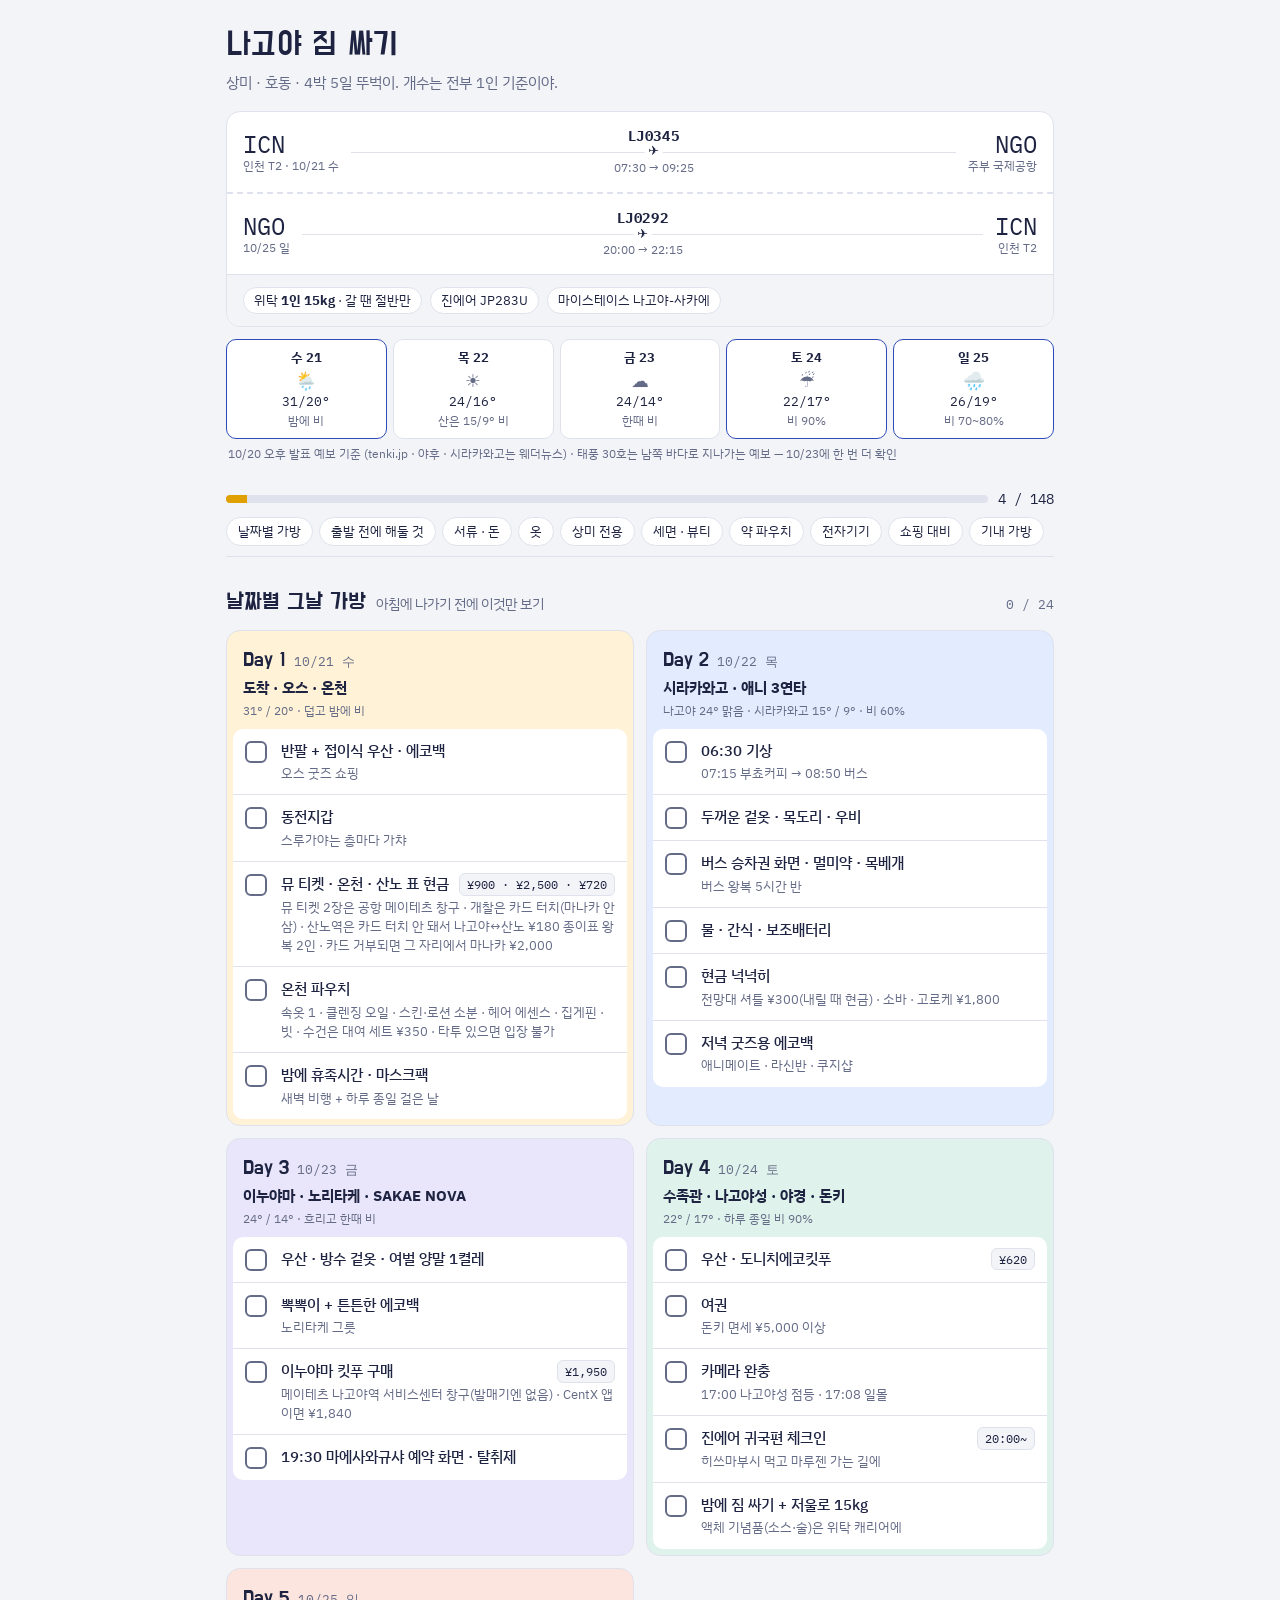
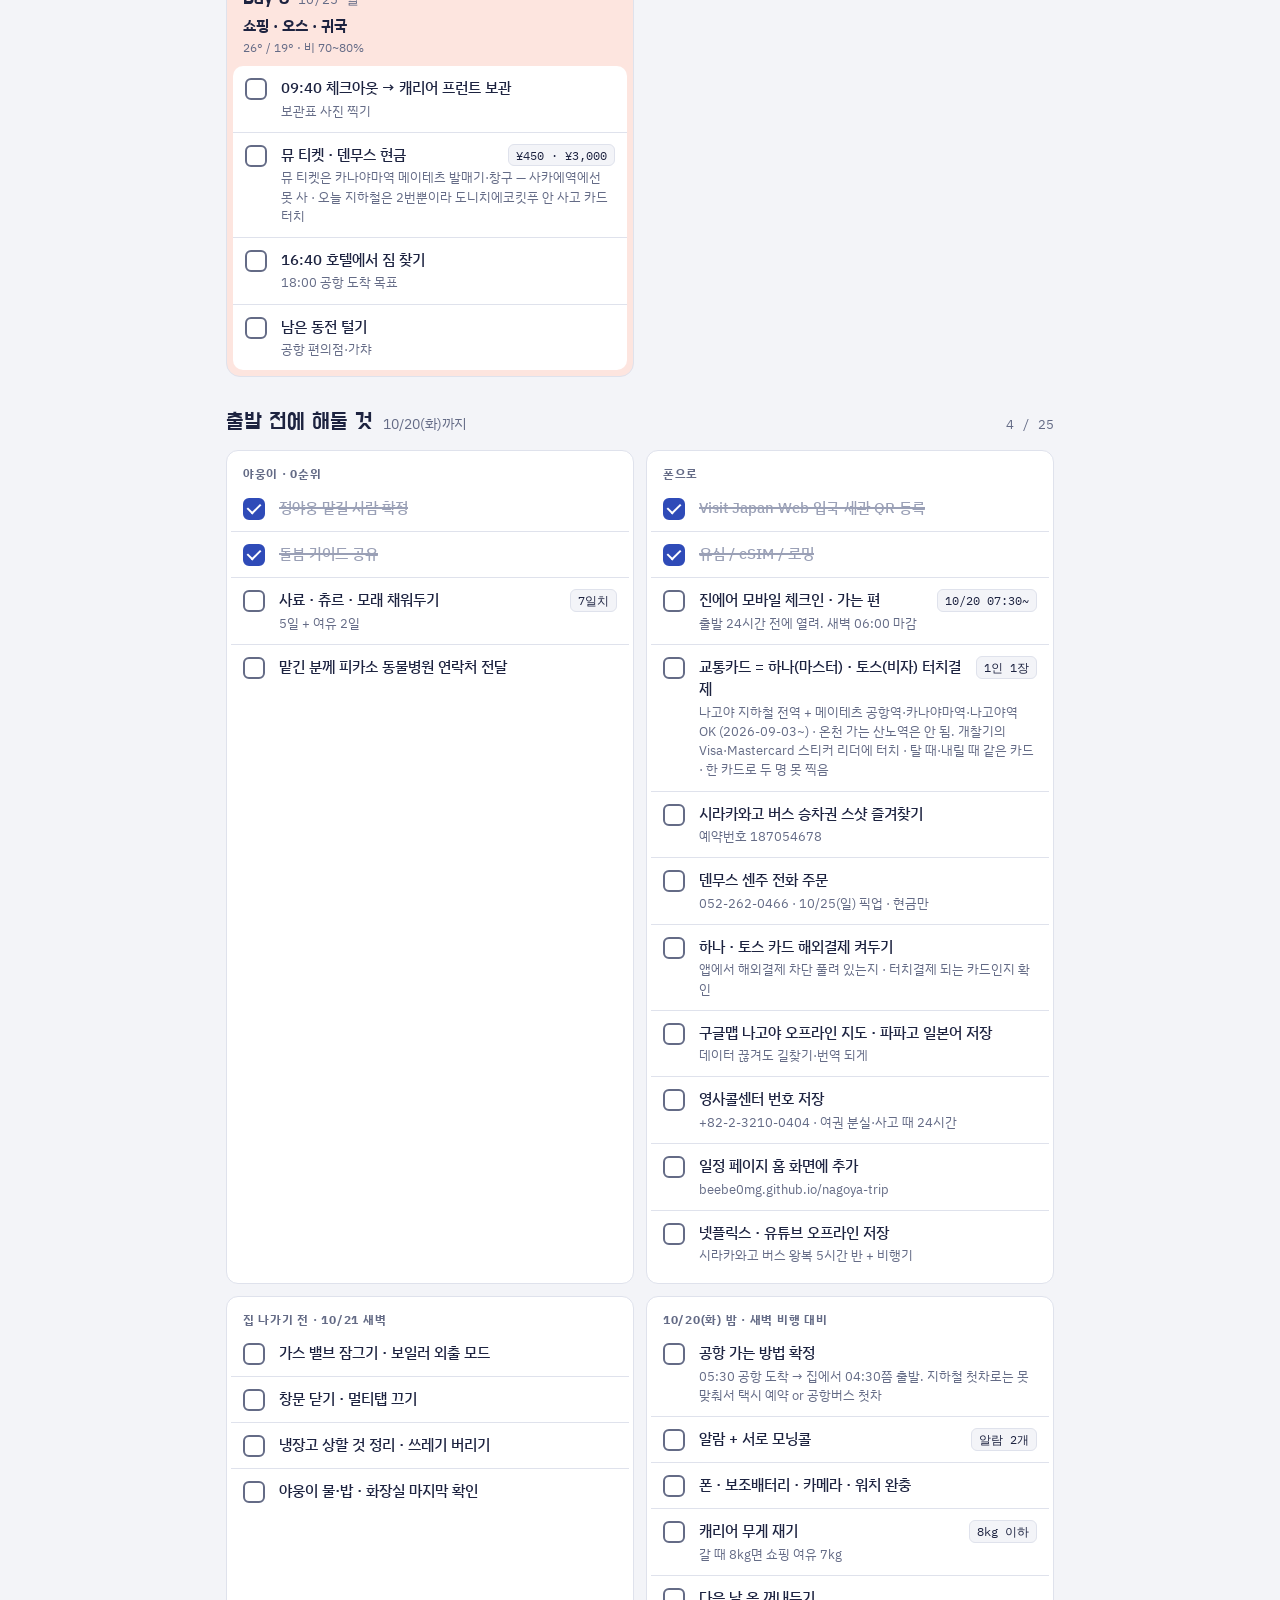
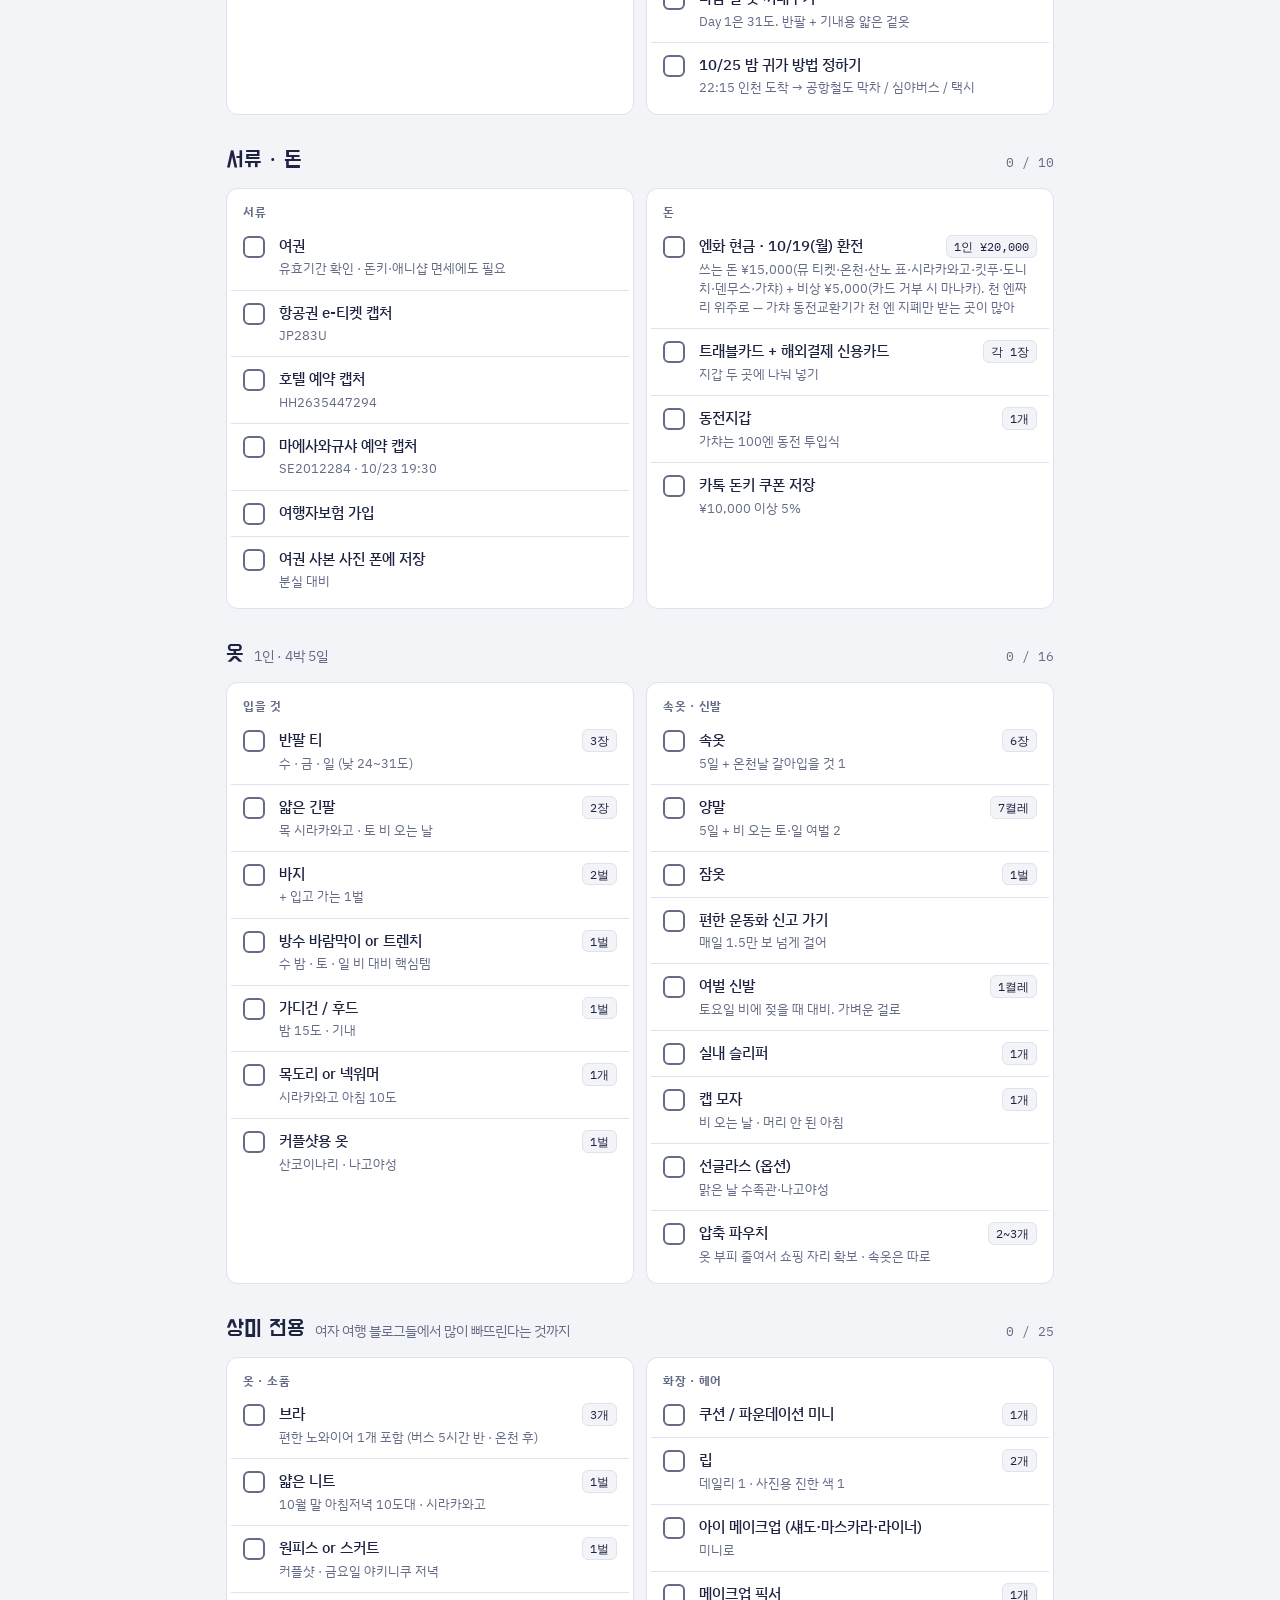
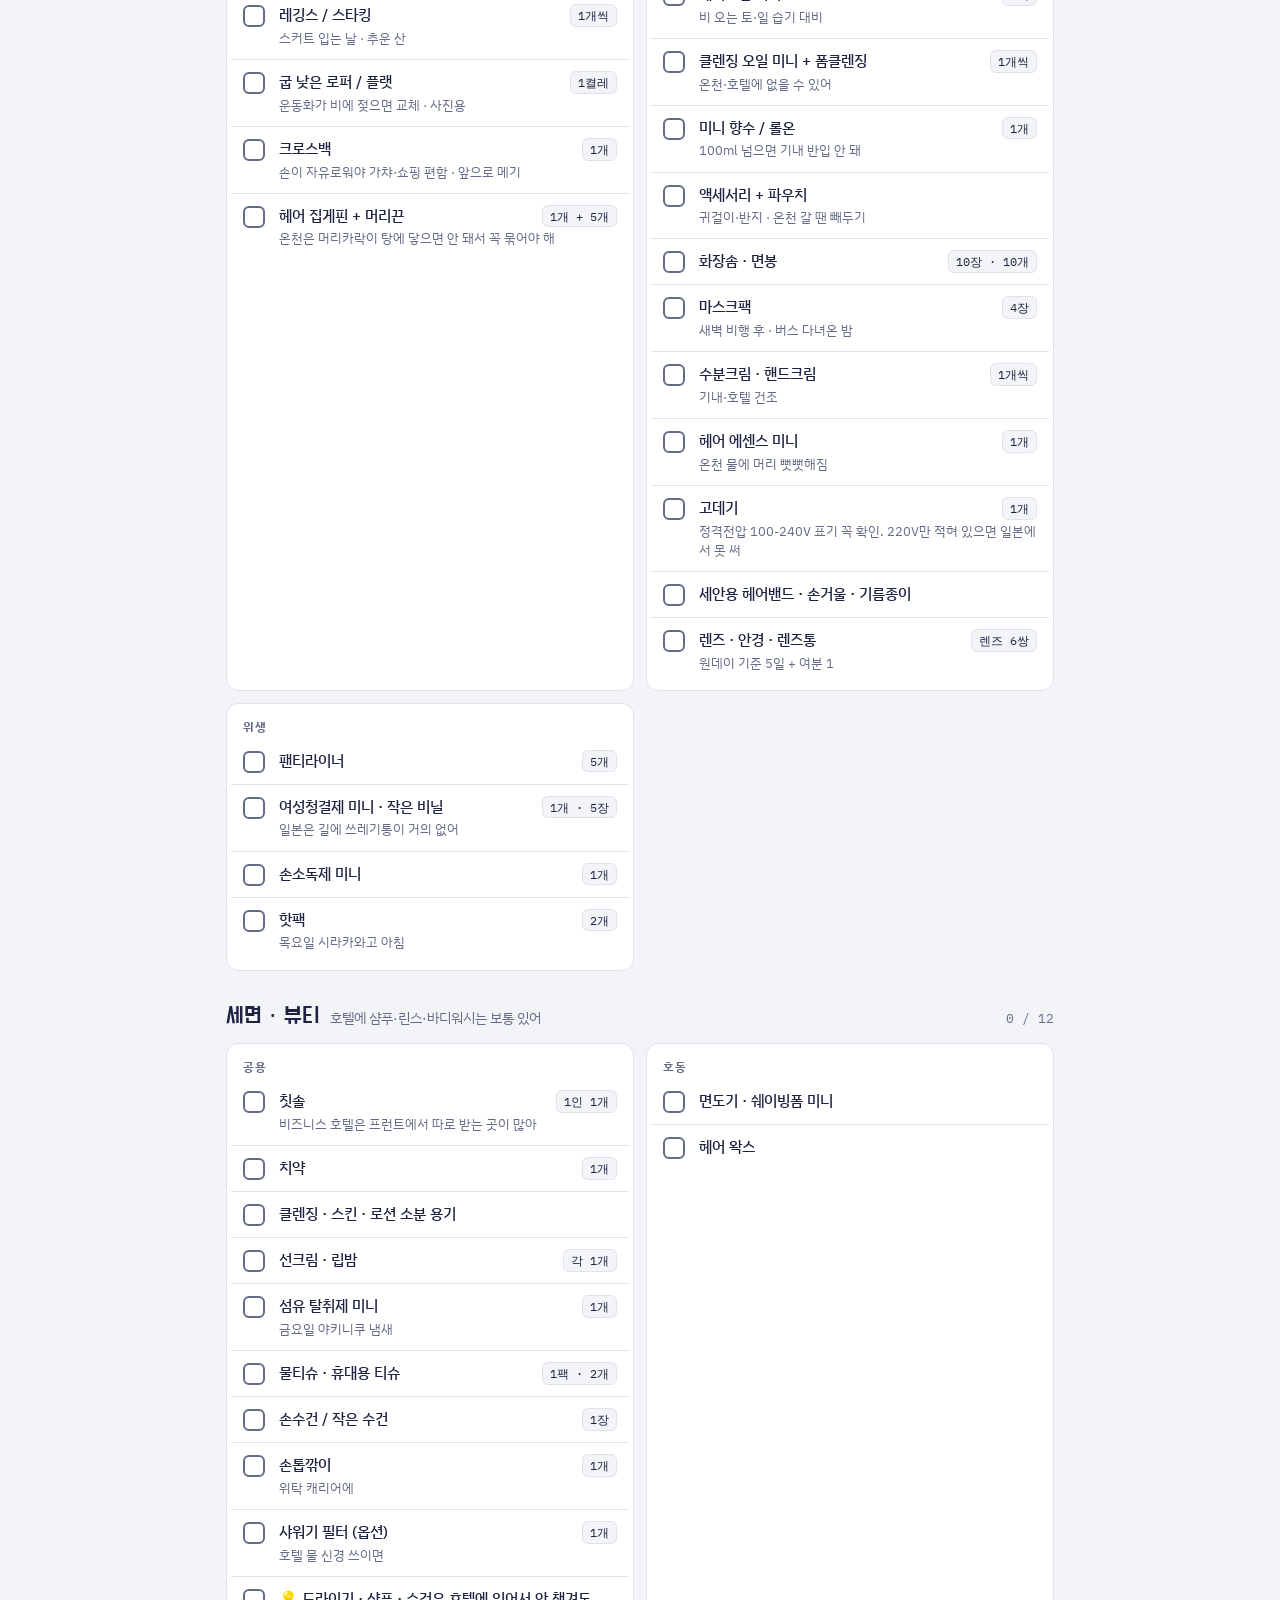
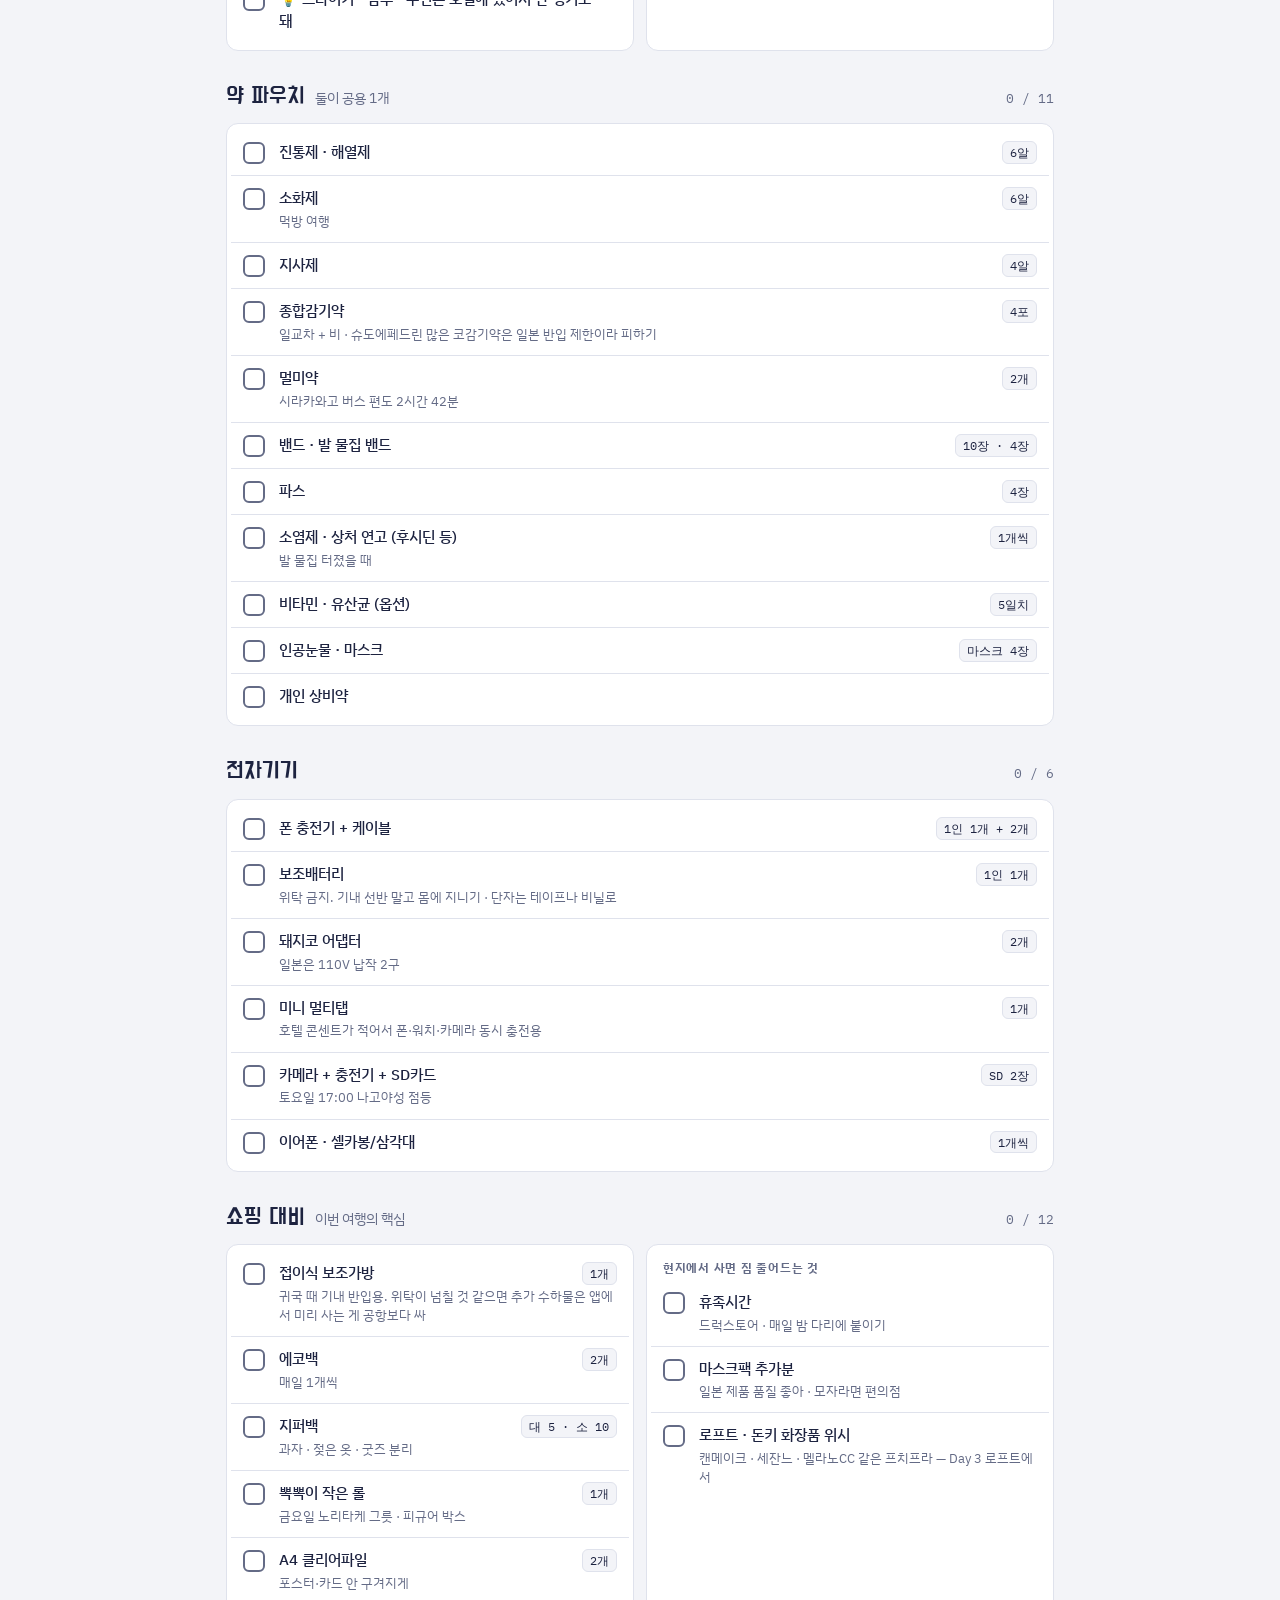
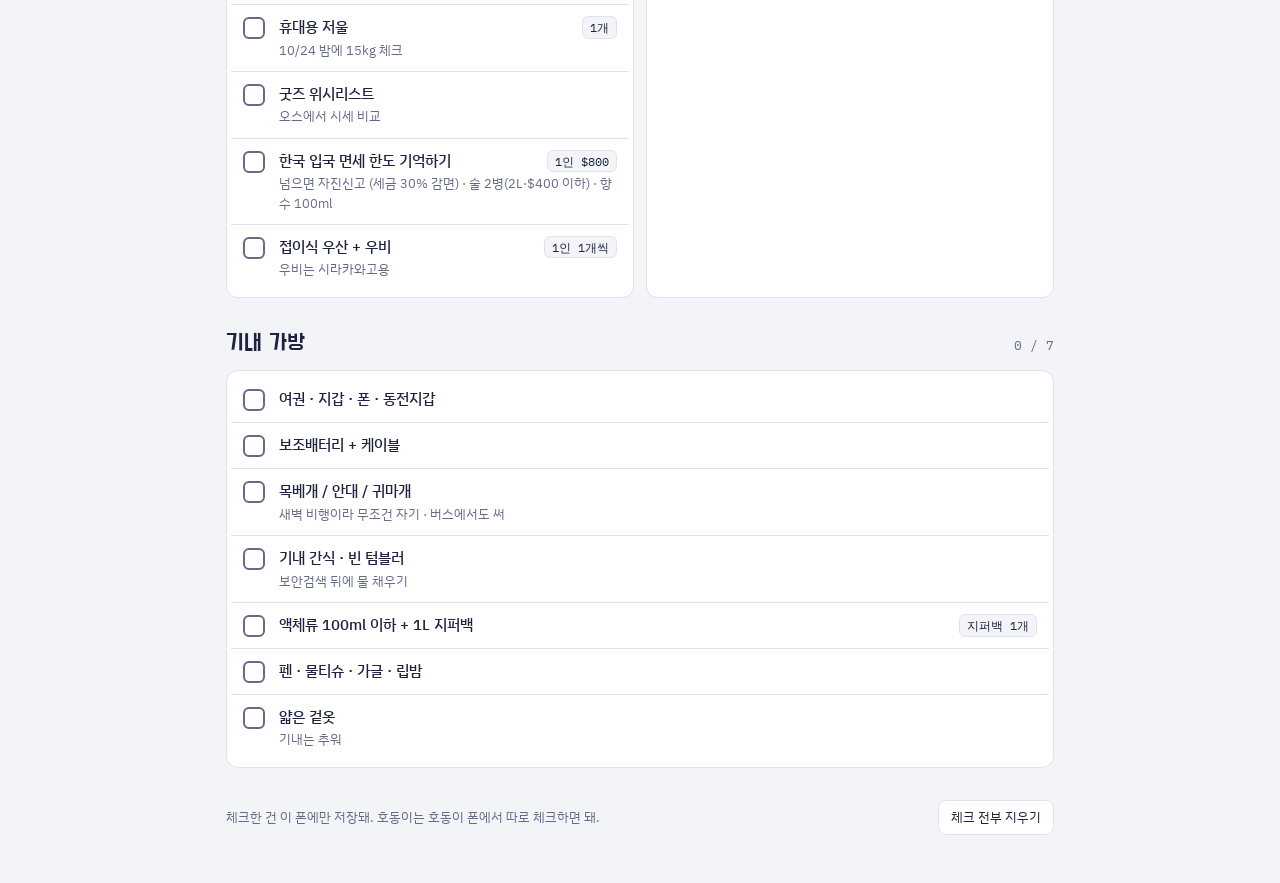
<file: packing.html>
<!doctype html>
<html lang="ko">
<head>
<meta charset="utf-8">
<meta name="viewport" content="width=device-width, initial-scale=1, viewport-fit=cover">
<style>:root{padding-top:env(safe-area-inset-top,0px);padding-bottom:env(safe-area-inset-bottom,0px)}body{margin:0}</style>
<title>나고야 짐 싸기</title>
<link rel="preconnect" href="https://fonts.googleapis.com">
<link rel="stylesheet" href="https://fonts.googleapis.com/css2?family=Do+Hyeon&family=IBM+Plex+Mono:wght@500&family=IBM+Plex+Sans+KR:wght@400;500;700&display=swap">
<style>
/* Layout: boarding-pass header, sticky progress + section chips, single column of checklist cards (two columns on wide screens) */
:root{
  --bg:#f3f4f8; --card:#ffffff; --ink:#1d2340; --muted:#646b86; --line:#dfe2ec;
  --accent:#e0a100; --accent-ink:#1d2340; --done:#9aa0b6; --check:#2f4bb8;
  --c1:#fff2d6; --c2:#e3ecff; --c3:#e9e6fb; --c4:#dff3ec; --c5:#fde5df;
  --display:"Do Hyeon","IBM Plex Sans KR",system-ui,sans-serif;
  --body:"IBM Plex Sans KR",system-ui,-apple-system,"Apple SD Gothic Neo",sans-serif;
  --mono:"IBM Plex Mono",ui-monospace,Menlo,monospace;
}
@media (prefers-color-scheme: dark){:root:not([data-theme="light"]){
  --bg:#12152a; --card:#1b1f3a; --ink:#e8eaf6; --muted:#a0a6c4; --line:#2c3157;
  --accent:#f2bb2c; --accent-ink:#12152a; --done:#6d7396; --check:#8ea4ff;
  --c1:#2c2716; --c2:#1c2848; --c3:#252347; --c4:#163029; --c5:#33201e; color-scheme:dark}}
:root[data-theme="dark"]{
  --bg:#12152a; --card:#1b1f3a; --ink:#e8eaf6; --muted:#a0a6c4; --line:#2c3157;
  --accent:#f2bb2c; --accent-ink:#12152a; --done:#6d7396; --check:#8ea4ff;
  --c1:#2c2716; --c2:#1c2848; --c3:#252347; --c4:#163029; --c5:#33201e; color-scheme:dark}
*{box-sizing:border-box}
body{background:var(--bg);color:var(--ink);font-family:var(--body);font-size:15px;line-height:1.5;-webkit-text-size-adjust:100%}
body::before{content:"";position:fixed;inset:0 0 auto;height:env(safe-area-inset-top,0px);z-index:10;background:var(--bg)}
.wrap{max-width:860px;margin:0 auto;padding-left:max(16px,env(safe-area-inset-left,0px));padding-right:max(16px,env(safe-area-inset-right,0px));padding-block:20px 48px}
h1,h2,h3{text-wrap:balance;margin:0}
h1{font-family:var(--display);font-weight:400;font-size:2rem;letter-spacing:.01em}
.lead{color:var(--muted);margin:.25rem 0 1rem}

/* boarding pass */
.pass{background:var(--card);border:1px solid var(--line);border-radius:14px;overflow:hidden}
.leg{display:grid;grid-template-columns:auto 1fr auto;align-items:center;gap:12px;padding:14px 16px}
.leg+.leg{border-top:2px dashed var(--line)}
.ap{font-family:var(--mono);font-size:1.5rem;line-height:1}
.ap small{display:block;font-family:var(--body);font-size:.72rem;color:var(--muted);margin-top:4px}
.mid{text-align:center;font-size:.78rem;color:var(--muted);min-width:0}
.mid b{display:block;font-family:var(--mono);color:var(--ink);font-size:.85rem;letter-spacing:.04em}
.mid .ln{height:1px;background:var(--line);margin:6px 0;position:relative}
.mid .ln::after{content:"✈";position:absolute;left:50%;top:50%;transform:translate(-50%,-55%);background:var(--card);padding:0 4px;color:var(--ink);font-size:.8rem}
.ap.r{text-align:right}
.facts{display:flex;flex-wrap:wrap;gap:8px;padding:12px 16px;background:var(--bg);border-top:1px solid var(--line);font-size:.82rem}
.facts span{background:var(--card);border:1px solid var(--line);border-radius:999px;padding:3px 10px}
.facts strong{font-weight:700}

/* weather */
.wx-row{display:grid;grid-template-columns:repeat(5,minmax(0,1fr));gap:6px;margin-top:12px}
.wxd{background:var(--card);border:1px solid var(--line);border-radius:10px;padding:8px 4px;text-align:center;font-size:.75rem;color:var(--muted)}
.wxd b{display:block;color:var(--ink);font-size:.8rem}
.wxd .tp{font-family:var(--mono);color:var(--ink);font-size:.82rem;font-variant-numeric:tabular-nums}
.wxd.rain{border-color:var(--check)}
.wxd .ic{font-size:1.1rem;line-height:1.4}
.note{font-size:.75rem;color:var(--muted);margin:6px 2px 0}

/* sticky progress */
.bar{position:sticky;top:env(safe-area-inset-top,0px);z-index:5;background:var(--bg);padding-block:10px 8px;margin-top:16px;border-bottom:1px solid var(--line)}
.prog{display:flex;align-items:center;gap:10px}
.track{flex:1;height:8px;background:var(--line);border-radius:99px;overflow:hidden}
.fill{height:100%;width:0;background:var(--accent);transition:width .25s}
.pct{font-family:var(--mono);font-size:.85rem;font-variant-numeric:tabular-nums;white-space:nowrap}
.chips{display:flex;gap:6px;overflow-x:auto;margin-top:8px;padding-bottom:2px;scrollbar-width:none}
.chips::-webkit-scrollbar{display:none}
.chips a{flex:none;font-size:.8rem;color:var(--ink);text-decoration:none;border:1px solid var(--line);background:var(--card);border-radius:999px;padding:4px 11px}
.chips a:focus-visible,.reset:focus-visible{outline:2px solid var(--check);outline-offset:2px}

/* sections */
.sec{margin-top:28px;scroll-margin-top:96px}
.sh{display:flex;flex-wrap:wrap;align-items:baseline;gap:4px 10px;margin-bottom:10px}
.sh h2{font-family:var(--display);font-weight:400;font-size:1.45rem}
.sh p{margin:0;color:var(--muted);font-size:.85rem}
.cnt{margin-left:auto;font-family:var(--mono);font-size:.8rem;color:var(--muted);font-variant-numeric:tabular-nums}
.cnt.all{color:var(--accent-ink);background:var(--accent);border-radius:99px;padding:1px 8px}
.groups{display:grid;gap:12px}
@media (min-width:700px){.groups{grid-template-columns:repeat(auto-fit,minmax(300px,1fr))}}
.grp{background:var(--card);border:1px solid var(--line);border-radius:12px;padding:6px 4px;min-width:0}
.grp h3{font-size:.78rem;letter-spacing:.06em;color:var(--muted);font-weight:700;padding:8px 12px 2px}
ul{list-style:none;margin:0;padding:0}
li{position:relative}
li+li label{border-top:1px solid var(--line)}
input[type=checkbox]{position:absolute;opacity:0;width:1px;height:1px}
label{display:grid;grid-template-columns:26px 1fr auto;column-gap:10px;align-items:start;padding:11px 12px;cursor:pointer;-webkit-tap-highlight-color:transparent}
.box{grid-column:1;grid-row:1/span 2;width:22px;height:22px;border:2px solid var(--muted);border-radius:6px;margin-top:1px;display:grid;place-items:center;transition:background .15s,border-color .15s}
.t{grid-column:2;grid-row:1;font-weight:500;min-width:0}
.q{grid-column:3;grid-row:1;font-family:var(--mono);font-size:.78rem;background:var(--bg);border:1px solid var(--line);border-radius:6px;padding:1px 7px;white-space:nowrap;align-self:start}
.n{grid-column:2/span 2;grid-row:2;font-size:.8rem;color:var(--muted);margin-top:2px;min-width:0}
input:checked+label .box{background:var(--check);border-color:var(--check)}
input:checked+label .box::after{content:"";width:6px;height:11px;border:solid var(--card);border-width:0 2.5px 2.5px 0;transform:rotate(45deg) translate(-1px,-1px)}
input:checked+label .t{color:var(--done);text-decoration:line-through;text-decoration-thickness:1.5px}
input:checked+label .q,input:checked+label .n{opacity:.55}
input:focus-visible+label{outline:2px solid var(--check);outline-offset:-2px;border-radius:8px}

/* days */
.days{display:grid;gap:12px}
@media (min-width:700px){.days{grid-template-columns:repeat(2,minmax(0,1fr))}}
.day{border-radius:14px;padding:14px 6px 6px;border:1px solid var(--line);min-width:0}
.c1{background:var(--c1)}.c2{background:var(--c2)}.c3{background:var(--c3)}.c4{background:var(--c4)}.c5{background:var(--c5)}
.dh{display:flex;gap:8px;align-items:baseline;padding:0 10px}
.dh b{font-family:var(--display);font-weight:400;font-size:1.25rem}
.dh span{font-family:var(--mono);font-size:.8rem;color:var(--muted)}
.day h3{font-size:.95rem;padding:2px 10px 0}
.wx{margin:2px 10px 8px;font-size:.78rem;color:var(--muted)}
.day ul{background:var(--card);border-radius:10px}

.foot{margin-top:32px;display:flex;flex-wrap:wrap;gap:10px;align-items:center;justify-content:space-between;color:var(--muted);font-size:.8rem}
.reset{font:inherit;color:var(--ink);background:var(--card);border:1px solid var(--line);border-radius:8px;padding:7px 12px;cursor:pointer}
.reset.arm{background:var(--accent);color:var(--accent-ink);border-color:var(--accent)}
@media (prefers-reduced-motion:reduce){*{transition:none!important}}
</style>

</head>
<body>
<div class="wrap">
  <h1>나고야 짐 싸기</h1>
  <p class="lead">상미 · 호동 · 4박 5일 뚜벅이. 개수는 전부 1인 기준이야.</p>

  <div class="pass" aria-label="항공편">
    <div class="leg">
      <div class="ap">ICN<small>인천 T2 · 10/21 수</small></div>
      <div class="mid"><b>LJ0345</b><div class="ln"></div>07:30 → 09:25</div>
      <div class="ap r">NGO<small>주부 국제공항</small></div>
    </div>
    <div class="leg">
      <div class="ap">NGO<small>10/25 일</small></div>
      <div class="mid"><b>LJ0292</b><div class="ln"></div>20:00 → 22:15</div>
      <div class="ap r">ICN<small>인천 T2</small></div>
    </div>
    <div class="facts">
      <span>위탁 <strong>1인 15kg</strong> · 갈 땐 절반만</span>
      <span>진에어 JP283U</span>
      <span>마이스테이스 나고야-사카에</span>
    </div>
  </div>

  <div class="wx-row" aria-label="날씨 예보">
    <div class="wxd rain"><b>수 21</b><div class="ic">🌦️</div><div class="tp">31/20°</div>밤에 비</div>
    <div class="wxd"><b>목 22</b><div class="ic">☀️</div><div class="tp">24/16°</div>산은 15/9° 비</div>
    <div class="wxd"><b>금 23</b><div class="ic">☁️</div><div class="tp">24/14°</div>한때 비</div>
    <div class="wxd rain"><b>토 24</b><div class="ic">☔</div><div class="tp">22/17°</div>비 90%</div>
    <div class="wxd rain"><b>일 25</b><div class="ic">🌧️</div><div class="tp">26/19°</div>비 70~80%</div>
  </div>
  <p class="note">10/20 오후 발표 예보 기준 (tenki.jp · 야후 · 시라카와고는 웨더뉴스) · 태풍 30호는 남쪽 바다로 지나가는 예보 — 10/23에 한 번 더 확인</p>

  <div class="bar">
    <div class="prog"><div class="track"><div class="fill" id="fill"></div></div><span class="pct" id="pct">0 / 0</span></div>
    <nav class="chips" aria-label="섹션"><a href="#days">날짜별 가방</a><a href="#pre">출발 전에 해둘 것</a><a href="#doc">서류 · 돈</a><a href="#cloth">옷</a><a href="#girl">상미 전용</a><a href="#wash">세면 · 뷰티</a><a href="#med">약 파우치</a><a href="#elec">전자기기</a><a href="#shop">쇼핑 대비</a><a href="#cabin">기내 가방</a></nav>
  </div>

  <section id="days" class="sec"><header class="sh"><h2>날짜별 그날 가방</h2><p>아침에 나가기 전에 이것만 보기</p><span class="cnt" data-sec="days"></span></header><div class="days"><article class="day c1"><div class="dh"><b>Day 1</b><span>10/21 수</span></div><h3>도착 · 오스 · 온천</h3><p class="wx">31° / 20° · 덥고 밤에 비</p><ul><li><input type="checkbox" id="days-d1-0" data-default="0"><label for="days-d1-0"><span class="t">반팔 + 접이식 우산 · 에코백</span><span class="n">오스 굿즈 쇼핑</span><span class="box" aria-hidden="true"></span></label></li><li><input type="checkbox" id="days-d1-1" data-default="0"><label for="days-d1-1"><span class="t">동전지갑</span><span class="n">스루가야는 층마다 가챠</span><span class="box" aria-hidden="true"></span></label></li><li><input type="checkbox" id="days-d1-4" data-default="0"><label for="days-d1-4"><span class="t">뮤 티켓 · 온천 · 산노 표 현금</span><span class="q">¥900 · ¥2,500 · ¥720</span><span class="n">뮤 티켓 2장은 공항 메이테츠 창구 · 개찰은 카드 터치(마나카 안 삼) · 산노역은 카드 터치 안 돼서 나고야↔산노 ¥180 종이표 왕복 2인 · 카드 거부되면 그 자리에서 마나카 ¥2,000</span><span class="box" aria-hidden="true"></span></label></li><li><input type="checkbox" id="days-d1-2" data-default="0"><label for="days-d1-2"><span class="t">온천 파우치</span><span class="n">속옷 1 · 클렌징 오일 · 스킨·로션 소분 · 헤어 에센스 · 집게핀 · 빗 · 수건은 대여 세트 ¥350 · 타투 있으면 입장 불가</span><span class="box" aria-hidden="true"></span></label></li><li><input type="checkbox" id="days-d1-3" data-default="0"><label for="days-d1-3"><span class="t">밤에 휴족시간 · 마스크팩</span><span class="n">새벽 비행 + 하루 종일 걸은 날</span><span class="box" aria-hidden="true"></span></label></li></ul></article><article class="day c2"><div class="dh"><b>Day 2</b><span>10/22 목</span></div><h3>시라카와고 · 애니 3연타</h3><p class="wx">나고야 24° 맑음 · 시라카와고 15° / 9° · 비 60%</p><ul><li><input type="checkbox" id="days-d2-0" data-default="0"><label for="days-d2-0"><span class="t">06:30 기상</span><span class="n">07:15 부쵸커피 → 08:50 버스</span><span class="box" aria-hidden="true"></span></label></li><li><input type="checkbox" id="days-d2-1" data-default="0"><label for="days-d2-1"><span class="t">두꺼운 겉옷 · 목도리 · 우비</span><span class="box" aria-hidden="true"></span></label></li><li><input type="checkbox" id="days-d2-2" data-default="0"><label for="days-d2-2"><span class="t">버스 승차권 화면 · 멀미약 · 목베개</span><span class="n">버스 왕복 5시간 반</span><span class="box" aria-hidden="true"></span></label></li><li><input type="checkbox" id="days-d2-3" data-default="0"><label for="days-d2-3"><span class="t">물 · 간식 · 보조배터리</span><span class="box" aria-hidden="true"></span></label></li><li><input type="checkbox" id="days-d2-4" data-default="0"><label for="days-d2-4"><span class="t">현금 넉넉히</span><span class="n">전망대 셔틀 ¥300(내릴 때 현금) · 소바 · 고로케 ¥1,800</span><span class="box" aria-hidden="true"></span></label></li><li><input type="checkbox" id="days-d2-5" data-default="0"><label for="days-d2-5"><span class="t">저녁 굿즈용 에코백</span><span class="n">애니메이트 · 라신반 · 쿠지샵</span><span class="box" aria-hidden="true"></span></label></li></ul></article><article class="day c3"><div class="dh"><b>Day 3</b><span>10/23 금</span></div><h3>이누야마 · 노리타케 · SAKAE NOVA</h3><p class="wx">24° / 14° · 흐리고 한때 비</p><ul><li><input type="checkbox" id="days-d3-0" data-default="0"><label for="days-d3-0"><span class="t">우산 · 방수 겉옷 · 여벌 양말 1켤레</span><span class="box" aria-hidden="true"></span></label></li><li><input type="checkbox" id="days-d3-1" data-default="0"><label for="days-d3-1"><span class="t">뽁뽁이 + 튼튼한 에코백</span><span class="n">노리타케 그릇</span><span class="box" aria-hidden="true"></span></label></li><li><input type="checkbox" id="days-d3-2" data-default="0"><label for="days-d3-2"><span class="t">이누야마 킷푸 구매</span><span class="q">¥1,950</span><span class="n">메이테츠 나고야역 서비스센터 창구(발매기엔 없음) · CentX 앱이면 ¥1,840</span><span class="box" aria-hidden="true"></span></label></li><li><input type="checkbox" id="days-d3-3" data-default="0"><label for="days-d3-3"><span class="t">19:30 마에사와규샤 예약 화면 · 탈취제</span><span class="box" aria-hidden="true"></span></label></li></ul></article><article class="day c4"><div class="dh"><b>Day 4</b><span>10/24 토</span></div><h3>수족관 · 나고야성 · 야경 · 돈키</h3><p class="wx">22° / 17° · 하루 종일 비 90%</p><ul><li><input type="checkbox" id="days-d4-0" data-default="0"><label for="days-d4-0"><span class="t">우산 · 도니치에코킷푸</span><span class="q">¥620</span><span class="box" aria-hidden="true"></span></label></li><li><input type="checkbox" id="days-d4-1" data-default="0"><label for="days-d4-1"><span class="t">여권</span><span class="n">돈키 면세 ¥5,000 이상</span><span class="box" aria-hidden="true"></span></label></li><li><input type="checkbox" id="days-d4-2" data-default="0"><label for="days-d4-2"><span class="t">카메라 완충</span><span class="n">17:00 나고야성 점등 · 17:08 일몰</span><span class="box" aria-hidden="true"></span></label></li><li><input type="checkbox" id="days-d4-4" data-default="0"><label for="days-d4-4"><span class="t">진에어 귀국편 체크인</span><span class="q">20:00~</span><span class="n">히쓰마부시 먹고 마루젠 가는 길에</span><span class="box" aria-hidden="true"></span></label></li><li><input type="checkbox" id="days-d4-5" data-default="0"><label for="days-d4-5"><span class="t">밤에 짐 싸기 + 저울로 15kg</span><span class="n">액체 기념품(소스·술)은 위탁 캐리어에</span><span class="box" aria-hidden="true"></span></label></li></ul></article><article class="day c5"><div class="dh"><b>Day 5</b><span>10/25 일</span></div><h3>쇼핑 · 오스 · 귀국</h3><p class="wx">26° / 19° · 비 70~80%</p><ul><li><input type="checkbox" id="days-d5-0" data-default="0"><label for="days-d5-0"><span class="t">09:40 체크아웃 → 캐리어 프런트 보관</span><span class="n">보관표 사진 찍기</span><span class="box" aria-hidden="true"></span></label></li><li><input type="checkbox" id="days-d5-1" data-default="0"><label for="days-d5-1"><span class="t">뮤 티켓 · 덴무스 현금</span><span class="q">¥450 · ¥3,000</span><span class="n">뮤 티켓은 카나야마역 메이테츠 발매기·창구 — 사카에역에선 못 사 · 오늘 지하철은 2번뿐이라 도니치에코킷푸 안 사고 카드 터치</span><span class="box" aria-hidden="true"></span></label></li><li><input type="checkbox" id="days-d5-2" data-default="0"><label for="days-d5-2"><span class="t">16:40 호텔에서 짐 찾기</span><span class="n">18:00 공항 도착 목표</span><span class="box" aria-hidden="true"></span></label></li><li><input type="checkbox" id="days-d5-3" data-default="0"><label for="days-d5-3"><span class="t">남은 동전 털기</span><span class="n">공항 편의점·가챠</span><span class="box" aria-hidden="true"></span></label></li></ul></article></div></section>
  <section id="pre" class="sec"><header class="sh"><h2>출발 전에 해둘 것</h2><p>10/20(화)까지</p><span class="cnt" data-sec="pre"></span></header><div class="groups"><div class="grp"><h3>야웅이 · 0순위</h3><ul><li><input type="checkbox" id="pre-0" checked data-default="1"><label for="pre-0"><span class="t">정야웅 맡길 사람 확정</span><span class="box" aria-hidden="true"></span></label></li><li><input type="checkbox" id="pre-1" checked data-default="1"><label for="pre-1"><span class="t">돌봄 가이드 공유</span><span class="box" aria-hidden="true"></span></label></li><li><input type="checkbox" id="pre-2" data-default="0"><label for="pre-2"><span class="t">사료 · 츄르 · 모래 채워두기</span><span class="q">7일치</span><span class="n">5일 + 여유 2일</span><span class="box" aria-hidden="true"></span></label></li><li><input type="checkbox" id="pre-3" data-default="0"><label for="pre-3"><span class="t">맡긴 분께 피카소 동물병원 연락처 전달</span><span class="box" aria-hidden="true"></span></label></li></ul></div><div class="grp"><h3>폰으로</h3><ul><li><input type="checkbox" id="pre-4" checked data-default="1"><label for="pre-4"><span class="t">Visit Japan Web 입국·세관 QR 등록</span><span class="box" aria-hidden="true"></span></label></li><li><input type="checkbox" id="pre-5" checked data-default="1"><label for="pre-5"><span class="t">유심 / eSIM / 로밍</span><span class="box" aria-hidden="true"></span></label></li><li><input type="checkbox" id="pre-6" data-default="0"><label for="pre-6"><span class="t">진에어 모바일 체크인 · 가는 편</span><span class="q">10/20 07:30~</span><span class="n">출발 24시간 전에 열려. 새벽 06:00 마감</span><span class="box" aria-hidden="true"></span></label></li><li><input type="checkbox" id="pre-7" data-default="0"><label for="pre-7"><span class="t">교통카드 = 하나(마스터) · 토스(비자) 터치결제</span><span class="q">1인 1장</span><span class="n">나고야 지하철 전역 + 메이테츠 공항역·카나야마역·나고야역 OK (2026-09-03~) · 온천 가는 산노역은 안 됨. 개찰기의 Visa·Mastercard 스티커 리더에 터치 · 탈 때·내릴 때 같은 카드 · 한 카드로 두 명 못 찍음</span><span class="box" aria-hidden="true"></span></label></li><li><input type="checkbox" id="pre-8" data-default="0"><label for="pre-8"><span class="t">시라카와고 버스 승차권 스샷 즐겨찾기</span><span class="n">예약번호 187054678</span><span class="box" aria-hidden="true"></span></label></li><li><input type="checkbox" id="pre-9" data-default="0"><label for="pre-9"><span class="t">덴무스 센주 전화 주문</span><span class="n">052-262-0466 · 10/25(일) 픽업 · 현금만</span><span class="box" aria-hidden="true"></span></label></li><li><input type="checkbox" id="pre-11" data-default="0"><label for="pre-11"><span class="t">하나 · 토스 카드 해외결제 켜두기</span><span class="n">앱에서 해외결제 차단 풀려 있는지 · 터치결제 되는 카드인지 확인</span><span class="box" aria-hidden="true"></span></label></li><li><input type="checkbox" id="pre-12" data-default="0"><label for="pre-12"><span class="t">구글맵 나고야 오프라인 지도 · 파파고 일본어 저장</span><span class="n">데이터 끊겨도 길찾기·번역 되게</span><span class="box" aria-hidden="true"></span></label></li><li><input type="checkbox" id="pre-13" data-default="0"><label for="pre-13"><span class="t">영사콜센터 번호 저장</span><span class="n">+82-2-3210-0404 · 여권 분실·사고 때 24시간</span><span class="box" aria-hidden="true"></span></label></li><li><input type="checkbox" id="pre-14" data-default="0"><label for="pre-14"><span class="t">일정 페이지 홈 화면에 추가</span><span class="n">beebe0mg.github.io/nagoya-trip</span><span class="box" aria-hidden="true"></span></label></li><li><input type="checkbox" id="pre-15" data-default="0"><label for="pre-15"><span class="t">넷플릭스 · 유튜브 오프라인 저장</span><span class="n">시라카와고 버스 왕복 5시간 반 + 비행기</span><span class="box" aria-hidden="true"></span></label></li></ul></div><div class="grp"><h3>집 나가기 전 · 10/21 새벽</h3><ul><li><input type="checkbox" id="pre-16" data-default="0"><label for="pre-16"><span class="t">가스 밸브 잠그기 · 보일러 외출 모드</span><span class="box" aria-hidden="true"></span></label></li><li><input type="checkbox" id="pre-17" data-default="0"><label for="pre-17"><span class="t">창문 닫기 · 멀티탭 끄기</span><span class="box" aria-hidden="true"></span></label></li><li><input type="checkbox" id="pre-18" data-default="0"><label for="pre-18"><span class="t">냉장고 상할 것 정리 · 쓰레기 버리기</span><span class="box" aria-hidden="true"></span></label></li><li><input type="checkbox" id="pre-19" data-default="0"><label for="pre-19"><span class="t">야웅이 물·밥 · 화장실 마지막 확인</span><span class="box" aria-hidden="true"></span></label></li></ul></div><div class="grp"><h3>10/20(화) 밤 · 새벽 비행 대비</h3><ul><li><input type="checkbox" id="pre-20" data-default="0"><label for="pre-20"><span class="t">공항 가는 방법 확정</span><span class="n">05:30 공항 도착 → 집에서 04:30쯤 출발. 지하철 첫차로는 못 맞춰서 택시 예약 or 공항버스 첫차</span><span class="box" aria-hidden="true"></span></label></li><li><input type="checkbox" id="pre-21" data-default="0"><label for="pre-21"><span class="t">알람 + 서로 모닝콜</span><span class="q">알람 2개</span><span class="box" aria-hidden="true"></span></label></li><li><input type="checkbox" id="pre-22" data-default="0"><label for="pre-22"><span class="t">폰 · 보조배터리 · 카메라 · 워치 완충</span><span class="box" aria-hidden="true"></span></label></li><li><input type="checkbox" id="pre-23" data-default="0"><label for="pre-23"><span class="t">캐리어 무게 재기</span><span class="q">8kg 이하</span><span class="n">갈 때 8kg면 쇼핑 여유 7kg</span><span class="box" aria-hidden="true"></span></label></li><li><input type="checkbox" id="pre-24" data-default="0"><label for="pre-24"><span class="t">다음 날 옷 꺼내두기</span><span class="n">Day 1은 31도. 반팔 + 기내용 얇은 겉옷</span><span class="box" aria-hidden="true"></span></label></li><li><input type="checkbox" id="pre-25" data-default="0"><label for="pre-25"><span class="t">10/25 밤 귀가 방법 정하기</span><span class="n">22:15 인천 도착 → 공항철도 막차 / 심야버스 / 택시</span><span class="box" aria-hidden="true"></span></label></li></ul></div></div></section><section id="doc" class="sec"><header class="sh"><h2>서류 · 돈</h2><span class="cnt" data-sec="doc"></span></header><div class="groups"><div class="grp"><h3>서류</h3><ul><li><input type="checkbox" id="doc-0" data-default="0"><label for="doc-0"><span class="t">여권</span><span class="n">유효기간 확인 · 돈키·애니샵 면세에도 필요</span><span class="box" aria-hidden="true"></span></label></li><li><input type="checkbox" id="doc-1" data-default="0"><label for="doc-1"><span class="t">항공권 e-티켓 캡처</span><span class="n">JP283U</span><span class="box" aria-hidden="true"></span></label></li><li><input type="checkbox" id="doc-2" data-default="0"><label for="doc-2"><span class="t">호텔 예약 캡처</span><span class="n">HH2635447294</span><span class="box" aria-hidden="true"></span></label></li><li><input type="checkbox" id="doc-3" data-default="0"><label for="doc-3"><span class="t">마에사와규샤 예약 캡처</span><span class="n">SE2012284 · 10/23 19:30</span><span class="box" aria-hidden="true"></span></label></li><li><input type="checkbox" id="doc-4" data-default="0"><label for="doc-4"><span class="t">여행자보험 가입</span><span class="box" aria-hidden="true"></span></label></li><li><input type="checkbox" id="doc-5" data-default="0"><label for="doc-5"><span class="t">여권 사본 사진 폰에 저장</span><span class="n">분실 대비</span><span class="box" aria-hidden="true"></span></label></li></ul></div><div class="grp"><h3>돈</h3><ul><li><input type="checkbox" id="doc-6" data-default="0"><label for="doc-6"><span class="t">엔화 현금 · 10/19(월) 환전</span><span class="q">1인 ¥20,000</span><span class="n">쓰는 돈 ¥15,000(뮤 티켓·온천·산노 표·시라카와고·킷푸·도니치·덴무스·가챠) + 비상 ¥5,000(카드 거부 시 마나카). 천 엔짜리 위주로 — 가챠 동전교환기가 천 엔 지폐만 받는 곳이 많아</span><span class="box" aria-hidden="true"></span></label></li><li><input type="checkbox" id="doc-7" data-default="0"><label for="doc-7"><span class="t">트래블카드 + 해외결제 신용카드</span><span class="q">각 1장</span><span class="n">지갑 두 곳에 나눠 넣기</span><span class="box" aria-hidden="true"></span></label></li><li><input type="checkbox" id="doc-8" data-default="0"><label for="doc-8"><span class="t">동전지갑</span><span class="q">1개</span><span class="n">가챠는 100엔 동전 투입식</span><span class="box" aria-hidden="true"></span></label></li><li><input type="checkbox" id="doc-9" data-default="0"><label for="doc-9"><span class="t">카톡 돈키 쿠폰 저장</span><span class="n">¥10,000 이상 5%</span><span class="box" aria-hidden="true"></span></label></li></ul></div></div></section><section id="cloth" class="sec"><header class="sh"><h2>옷</h2><p>1인 · 4박 5일</p><span class="cnt" data-sec="cloth"></span></header><div class="groups"><div class="grp"><h3>입을 것</h3><ul><li><input type="checkbox" id="cloth-0" data-default="0"><label for="cloth-0"><span class="t">반팔 티</span><span class="q">3장</span><span class="n">수 · 금 · 일 (낮 24~31도)</span><span class="box" aria-hidden="true"></span></label></li><li><input type="checkbox" id="cloth-1" data-default="0"><label for="cloth-1"><span class="t">얇은 긴팔</span><span class="q">2장</span><span class="n">목 시라카와고 · 토 비 오는 날</span><span class="box" aria-hidden="true"></span></label></li><li><input type="checkbox" id="cloth-2" data-default="0"><label for="cloth-2"><span class="t">바지</span><span class="q">2벌</span><span class="n">+ 입고 가는 1벌</span><span class="box" aria-hidden="true"></span></label></li><li><input type="checkbox" id="cloth-3" data-default="0"><label for="cloth-3"><span class="t">방수 바람막이 or 트렌치</span><span class="q">1벌</span><span class="n">수 밤 · 토 · 일 비 대비 핵심템</span><span class="box" aria-hidden="true"></span></label></li><li><input type="checkbox" id="cloth-4" data-default="0"><label for="cloth-4"><span class="t">가디건 / 후드</span><span class="q">1벌</span><span class="n">밤 15도 · 기내</span><span class="box" aria-hidden="true"></span></label></li><li><input type="checkbox" id="cloth-5" data-default="0"><label for="cloth-5"><span class="t">목도리 or 넥워머</span><span class="q">1개</span><span class="n">시라카와고 아침 10도</span><span class="box" aria-hidden="true"></span></label></li><li><input type="checkbox" id="cloth-6" data-default="0"><label for="cloth-6"><span class="t">커플샷용 옷</span><span class="q">1벌</span><span class="n">산코이나리 · 나고야성</span><span class="box" aria-hidden="true"></span></label></li></ul></div><div class="grp"><h3>속옷 · 신발</h3><ul><li><input type="checkbox" id="cloth-7" data-default="0"><label for="cloth-7"><span class="t">속옷</span><span class="q">6장</span><span class="n">5일 + 온천날 갈아입을 것 1</span><span class="box" aria-hidden="true"></span></label></li><li><input type="checkbox" id="cloth-8" data-default="0"><label for="cloth-8"><span class="t">양말</span><span class="q">7켤레</span><span class="n">5일 + 비 오는 토·일 여벌 2</span><span class="box" aria-hidden="true"></span></label></li><li><input type="checkbox" id="cloth-9" data-default="0"><label for="cloth-9"><span class="t">잠옷</span><span class="q">1벌</span><span class="box" aria-hidden="true"></span></label></li><li><input type="checkbox" id="cloth-10" data-default="0"><label for="cloth-10"><span class="t">편한 운동화 신고 가기</span><span class="n">매일 1.5만 보 넘게 걸어</span><span class="box" aria-hidden="true"></span></label></li><li><input type="checkbox" id="cloth-11" data-default="0"><label for="cloth-11"><span class="t">여벌 신발</span><span class="q">1켤레</span><span class="n">토요일 비에 젖을 때 대비. 가벼운 걸로</span><span class="box" aria-hidden="true"></span></label></li><li><input type="checkbox" id="cloth-12" data-default="0"><label for="cloth-12"><span class="t">실내 슬리퍼</span><span class="q">1개</span><span class="box" aria-hidden="true"></span></label></li><li><input type="checkbox" id="cloth-13" data-default="0"><label for="cloth-13"><span class="t">캡 모자</span><span class="q">1개</span><span class="n">비 오는 날 · 머리 안 된 아침</span><span class="box" aria-hidden="true"></span></label></li><li><input type="checkbox" id="cloth-14" data-default="0"><label for="cloth-14"><span class="t">선글라스 (옵션)</span><span class="n">맑은 날 수족관·나고야성</span><span class="box" aria-hidden="true"></span></label></li><li><input type="checkbox" id="cloth-15" data-default="0"><label for="cloth-15"><span class="t">압축 파우치</span><span class="q">2~3개</span><span class="n">옷 부피 줄여서 쇼핑 자리 확보 · 속옷은 따로</span><span class="box" aria-hidden="true"></span></label></li></ul></div></div></section><section id="girl" class="sec"><header class="sh"><h2>상미 전용</h2><p>여자 여행 블로그들에서 많이 빠뜨린다는 것까지</p><span class="cnt" data-sec="girl"></span></header><div class="groups"><div class="grp"><h3>옷 · 소품</h3><ul><li><input type="checkbox" id="girl-0" data-default="0"><label for="girl-0"><span class="t">브라</span><span class="q">3개</span><span class="n">편한 노와이어 1개 포함 (버스 5시간 반 · 온천 후)</span><span class="box" aria-hidden="true"></span></label></li><li><input type="checkbox" id="girl-1" data-default="0"><label for="girl-1"><span class="t">얇은 니트</span><span class="q">1벌</span><span class="n">10월 말 아침저녁 10도대 · 시라카와고</span><span class="box" aria-hidden="true"></span></label></li><li><input type="checkbox" id="girl-2" data-default="0"><label for="girl-2"><span class="t">원피스 or 스커트</span><span class="q">1벌</span><span class="n">커플샷 · 금요일 야키니쿠 저녁</span><span class="box" aria-hidden="true"></span></label></li><li><input type="checkbox" id="girl-3" data-default="0"><label for="girl-3"><span class="t">레깅스 / 스타킹</span><span class="q">1개씩</span><span class="n">스커트 입는 날 · 추운 산</span><span class="box" aria-hidden="true"></span></label></li><li><input type="checkbox" id="girl-4" data-default="0"><label for="girl-4"><span class="t">굽 낮은 로퍼 / 플랫</span><span class="q">1켤레</span><span class="n">운동화가 비에 젖으면 교체 · 사진용</span><span class="box" aria-hidden="true"></span></label></li><li><input type="checkbox" id="girl-5" data-default="0"><label for="girl-5"><span class="t">크로스백</span><span class="q">1개</span><span class="n">손이 자유로워야 가챠·쇼핑 편함 · 앞으로 메기</span><span class="box" aria-hidden="true"></span></label></li><li><input type="checkbox" id="girl-6" data-default="0"><label for="girl-6"><span class="t">헤어 집게핀 + 머리끈</span><span class="q">1개 + 5개</span><span class="n">온천은 머리카락이 탕에 닿으면 안 돼서 꼭 묶어야 해</span><span class="box" aria-hidden="true"></span></label></li></ul></div><div class="grp"><h3>화장 · 헤어</h3><ul><li><input type="checkbox" id="girl-7" data-default="0"><label for="girl-7"><span class="t">쿠션 / 파운데이션 미니</span><span class="q">1개</span><span class="box" aria-hidden="true"></span></label></li><li><input type="checkbox" id="girl-8" data-default="0"><label for="girl-8"><span class="t">립</span><span class="q">2개</span><span class="n">데일리 1 · 사진용 진한 색 1</span><span class="box" aria-hidden="true"></span></label></li><li><input type="checkbox" id="girl-9" data-default="0"><label for="girl-9"><span class="t">아이 메이크업 (섀도·마스카라·라이너)</span><span class="n">미니로</span><span class="box" aria-hidden="true"></span></label></li><li><input type="checkbox" id="girl-10" data-default="0"><label for="girl-10"><span class="t">메이크업 픽서</span><span class="q">1개</span><span class="n">비 오는 토·일 습기 대비</span><span class="box" aria-hidden="true"></span></label></li><li><input type="checkbox" id="girl-11" data-default="0"><label for="girl-11"><span class="t">클렌징 오일 미니 + 폼클렌징</span><span class="q">1개씩</span><span class="n">온천·호텔에 없을 수 있어</span><span class="box" aria-hidden="true"></span></label></li><li><input type="checkbox" id="girl-12" data-default="0"><label for="girl-12"><span class="t">미니 향수 / 롤온</span><span class="q">1개</span><span class="n">100ml 넘으면 기내 반입 안 돼</span><span class="box" aria-hidden="true"></span></label></li><li><input type="checkbox" id="girl-13" data-default="0"><label for="girl-13"><span class="t">액세서리 + 파우치</span><span class="n">귀걸이·반지 · 온천 갈 땐 빼두기</span><span class="box" aria-hidden="true"></span></label></li><li><input type="checkbox" id="girl-14" data-default="0"><label for="girl-14"><span class="t">화장솜 · 면봉</span><span class="q">10장 · 10개</span><span class="box" aria-hidden="true"></span></label></li><li><input type="checkbox" id="girl-15" data-default="0"><label for="girl-15"><span class="t">마스크팩</span><span class="q">4장</span><span class="n">새벽 비행 후 · 버스 다녀온 밤</span><span class="box" aria-hidden="true"></span></label></li><li><input type="checkbox" id="girl-16" data-default="0"><label for="girl-16"><span class="t">수분크림 · 핸드크림</span><span class="q">1개씩</span><span class="n">기내·호텔 건조</span><span class="box" aria-hidden="true"></span></label></li><li><input type="checkbox" id="girl-17" data-default="0"><label for="girl-17"><span class="t">헤어 에센스 미니</span><span class="q">1개</span><span class="n">온천 물에 머리 뻣뻣해짐</span><span class="box" aria-hidden="true"></span></label></li><li><input type="checkbox" id="girl-18" data-default="0"><label for="girl-18"><span class="t">고데기</span><span class="q">1개</span><span class="n">정격전압 100-240V 표기 꼭 확인. 220V만 적혀 있으면 일본에서 못 써</span><span class="box" aria-hidden="true"></span></label></li><li><input type="checkbox" id="girl-19" data-default="0"><label for="girl-19"><span class="t">세안용 헤어밴드 · 손거울 · 기름종이</span><span class="box" aria-hidden="true"></span></label></li><li><input type="checkbox" id="girl-20" data-default="0"><label for="girl-20"><span class="t">렌즈 · 안경 · 렌즈통</span><span class="q">렌즈 6쌍</span><span class="n">원데이 기준 5일 + 여분 1</span><span class="box" aria-hidden="true"></span></label></li></ul></div><div class="grp"><h3>위생</h3><ul><li><input type="checkbox" id="girl-21" data-default="0"><label for="girl-21"><span class="t">팬티라이너</span><span class="q">5개</span><span class="box" aria-hidden="true"></span></label></li><li><input type="checkbox" id="girl-22" data-default="0"><label for="girl-22"><span class="t">여성청결제 미니 · 작은 비닐</span><span class="q">1개 · 5장</span><span class="n">일본은 길에 쓰레기통이 거의 없어</span><span class="box" aria-hidden="true"></span></label></li><li><input type="checkbox" id="girl-23" data-default="0"><label for="girl-23"><span class="t">손소독제 미니</span><span class="q">1개</span><span class="box" aria-hidden="true"></span></label></li><li><input type="checkbox" id="girl-24" data-default="0"><label for="girl-24"><span class="t">핫팩</span><span class="q">2개</span><span class="n">목요일 시라카와고 아침</span><span class="box" aria-hidden="true"></span></label></li></ul></div></div></section><section id="wash" class="sec"><header class="sh"><h2>세면 · 뷰티</h2><p>호텔에 샴푸·린스·바디워시는 보통 있어</p><span class="cnt" data-sec="wash"></span></header><div class="groups"><div class="grp"><h3>공용</h3><ul><li><input type="checkbox" id="wash-0" data-default="0"><label for="wash-0"><span class="t">칫솔</span><span class="q">1인 1개</span><span class="n">비즈니스 호텔은 프런트에서 따로 받는 곳이 많아</span><span class="box" aria-hidden="true"></span></label></li><li><input type="checkbox" id="wash-1" data-default="0"><label for="wash-1"><span class="t">치약</span><span class="q">1개</span><span class="box" aria-hidden="true"></span></label></li><li><input type="checkbox" id="wash-2" data-default="0"><label for="wash-2"><span class="t">클렌징 · 스킨 · 로션 소분 용기</span><span class="box" aria-hidden="true"></span></label></li><li><input type="checkbox" id="wash-3" data-default="0"><label for="wash-3"><span class="t">선크림 · 립밤</span><span class="q">각 1개</span><span class="box" aria-hidden="true"></span></label></li><li><input type="checkbox" id="wash-4" data-default="0"><label for="wash-4"><span class="t">섬유 탈취제 미니</span><span class="q">1개</span><span class="n">금요일 야키니쿠 냄새</span><span class="box" aria-hidden="true"></span></label></li><li><input type="checkbox" id="wash-5" data-default="0"><label for="wash-5"><span class="t">물티슈 · 휴대용 티슈</span><span class="q">1팩 · 2개</span><span class="box" aria-hidden="true"></span></label></li><li><input type="checkbox" id="wash-6" data-default="0"><label for="wash-6"><span class="t">손수건 / 작은 수건</span><span class="q">1장</span><span class="box" aria-hidden="true"></span></label></li><li><input type="checkbox" id="wash-7" data-default="0"><label for="wash-7"><span class="t">손톱깎이</span><span class="q">1개</span><span class="n">위탁 캐리어에</span><span class="box" aria-hidden="true"></span></label></li><li><input type="checkbox" id="wash-8" data-default="0"><label for="wash-8"><span class="t">샤워기 필터 (옵션)</span><span class="q">1개</span><span class="n">호텔 물 신경 쓰이면</span><span class="box" aria-hidden="true"></span></label></li><li><input type="checkbox" id="wash-9" data-default="0"><label for="wash-9"><span class="t">💡 드라이기 · 샴푸 · 수건은 호텔에 있어서 안 챙겨도 돼</span><span class="box" aria-hidden="true"></span></label></li></ul></div><div class="grp"><h3>호동</h3><ul><li><input type="checkbox" id="wash-10" data-default="0"><label for="wash-10"><span class="t">면도기 · 쉐이빙폼 미니</span><span class="box" aria-hidden="true"></span></label></li><li><input type="checkbox" id="wash-11" data-default="0"><label for="wash-11"><span class="t">헤어 왁스</span><span class="box" aria-hidden="true"></span></label></li></ul></div></div></section><section id="med" class="sec"><header class="sh"><h2>약 파우치</h2><p>둘이 공용 1개</p><span class="cnt" data-sec="med"></span></header><div class="groups"><div class="grp"><ul><li><input type="checkbox" id="med-0" data-default="0"><label for="med-0"><span class="t">진통제 · 해열제</span><span class="q">6알</span><span class="box" aria-hidden="true"></span></label></li><li><input type="checkbox" id="med-1" data-default="0"><label for="med-1"><span class="t">소화제</span><span class="q">6알</span><span class="n">먹방 여행</span><span class="box" aria-hidden="true"></span></label></li><li><input type="checkbox" id="med-2" data-default="0"><label for="med-2"><span class="t">지사제</span><span class="q">4알</span><span class="box" aria-hidden="true"></span></label></li><li><input type="checkbox" id="med-3" data-default="0"><label for="med-3"><span class="t">종합감기약</span><span class="q">4포</span><span class="n">일교차 + 비 · 슈도에페드린 많은 코감기약은 일본 반입 제한이라 피하기</span><span class="box" aria-hidden="true"></span></label></li><li><input type="checkbox" id="med-4" data-default="0"><label for="med-4"><span class="t">멀미약</span><span class="q">2개</span><span class="n">시라카와고 버스 편도 2시간 42분</span><span class="box" aria-hidden="true"></span></label></li><li><input type="checkbox" id="med-5" data-default="0"><label for="med-5"><span class="t">밴드 · 발 물집 밴드</span><span class="q">10장 · 4장</span><span class="box" aria-hidden="true"></span></label></li><li><input type="checkbox" id="med-6" data-default="0"><label for="med-6"><span class="t">파스</span><span class="q">4장</span><span class="box" aria-hidden="true"></span></label></li><li><input type="checkbox" id="med-7" data-default="0"><label for="med-7"><span class="t">소염제 · 상처 연고 (후시딘 등)</span><span class="q">1개씩</span><span class="n">발 물집 터졌을 때</span><span class="box" aria-hidden="true"></span></label></li><li><input type="checkbox" id="med-8" data-default="0"><label for="med-8"><span class="t">비타민 · 유산균 (옵션)</span><span class="q">5일치</span><span class="box" aria-hidden="true"></span></label></li><li><input type="checkbox" id="med-9" data-default="0"><label for="med-9"><span class="t">인공눈물 · 마스크</span><span class="q">마스크 4장</span><span class="box" aria-hidden="true"></span></label></li><li><input type="checkbox" id="med-10" data-default="0"><label for="med-10"><span class="t">개인 상비약</span><span class="box" aria-hidden="true"></span></label></li></ul></div></div></section><section id="elec" class="sec"><header class="sh"><h2>전자기기</h2><span class="cnt" data-sec="elec"></span></header><div class="groups"><div class="grp"><ul><li><input type="checkbox" id="elec-0" data-default="0"><label for="elec-0"><span class="t">폰 충전기 + 케이블</span><span class="q">1인 1개 + 2개</span><span class="box" aria-hidden="true"></span></label></li><li><input type="checkbox" id="elec-1" data-default="0"><label for="elec-1"><span class="t">보조배터리</span><span class="q">1인 1개</span><span class="n">위탁 금지. 기내 선반 말고 몸에 지니기 · 단자는 테이프나 비닐로</span><span class="box" aria-hidden="true"></span></label></li><li><input type="checkbox" id="elec-2" data-default="0"><label for="elec-2"><span class="t">돼지코 어댑터</span><span class="q">2개</span><span class="n">일본은 110V 납작 2구</span><span class="box" aria-hidden="true"></span></label></li><li><input type="checkbox" id="elec-3" data-default="0"><label for="elec-3"><span class="t">미니 멀티탭</span><span class="q">1개</span><span class="n">호텔 콘센트가 적어서 폰·워치·카메라 동시 충전용</span><span class="box" aria-hidden="true"></span></label></li><li><input type="checkbox" id="elec-4" data-default="0"><label for="elec-4"><span class="t">카메라 + 충전기 + SD카드</span><span class="q">SD 2장</span><span class="n">토요일 17:00 나고야성 점등</span><span class="box" aria-hidden="true"></span></label></li><li><input type="checkbox" id="elec-5" data-default="0"><label for="elec-5"><span class="t">이어폰 · 셀카봉/삼각대</span><span class="q">1개씩</span><span class="box" aria-hidden="true"></span></label></li></ul></div></div></section><section id="shop" class="sec"><header class="sh"><h2>쇼핑 대비</h2><p>이번 여행의 핵심</p><span class="cnt" data-sec="shop"></span></header><div class="groups"><div class="grp"><ul><li><input type="checkbox" id="shop-0" data-default="0"><label for="shop-0"><span class="t">접이식 보조가방</span><span class="q">1개</span><span class="n">귀국 때 기내 반입용. 위탁이 넘칠 것 같으면 추가 수하물은 앱에서 미리 사는 게 공항보다 싸</span><span class="box" aria-hidden="true"></span></label></li><li><input type="checkbox" id="shop-1" data-default="0"><label for="shop-1"><span class="t">에코백</span><span class="q">2개</span><span class="n">매일 1개씩</span><span class="box" aria-hidden="true"></span></label></li><li><input type="checkbox" id="shop-2" data-default="0"><label for="shop-2"><span class="t">지퍼백</span><span class="q">대 5 · 소 10</span><span class="n">과자 · 젖은 옷 · 굿즈 분리</span><span class="box" aria-hidden="true"></span></label></li><li><input type="checkbox" id="shop-3" data-default="0"><label for="shop-3"><span class="t">뽁뽁이 작은 롤</span><span class="q">1개</span><span class="n">금요일 노리타케 그릇 · 피규어 박스</span><span class="box" aria-hidden="true"></span></label></li><li><input type="checkbox" id="shop-4" data-default="0"><label for="shop-4"><span class="t">A4 클리어파일</span><span class="q">2개</span><span class="n">포스터·카드 안 구겨지게</span><span class="box" aria-hidden="true"></span></label></li><li><input type="checkbox" id="shop-5" data-default="0"><label for="shop-5"><span class="t">휴대용 저울</span><span class="q">1개</span><span class="n">10/24 밤에 15kg 체크</span><span class="box" aria-hidden="true"></span></label></li><li><input type="checkbox" id="shop-6" data-default="0"><label for="shop-6"><span class="t">굿즈 위시리스트</span><span class="n">오스에서 시세 비교</span><span class="box" aria-hidden="true"></span></label></li><li><input type="checkbox" id="shop-7" data-default="0"><label for="shop-7"><span class="t">한국 입국 면세 한도 기억하기</span><span class="q">1인 $800</span><span class="n">넘으면 자진신고 (세금 30% 감면) · 술 2병(2L·$400 이하) · 향수 100ml</span><span class="box" aria-hidden="true"></span></label></li><li><input type="checkbox" id="shop-8" data-default="0"><label for="shop-8"><span class="t">접이식 우산 + 우비</span><span class="q">1인 1개씩</span><span class="n">우비는 시라카와고용</span><span class="box" aria-hidden="true"></span></label></li></ul></div><div class="grp"><h3>현지에서 사면 짐 줄어드는 것</h3><ul><li><input type="checkbox" id="shop-9" data-default="0"><label for="shop-9"><span class="t">휴족시간</span><span class="n">드럭스토어 · 매일 밤 다리에 붙이기</span><span class="box" aria-hidden="true"></span></label></li><li><input type="checkbox" id="shop-10" data-default="0"><label for="shop-10"><span class="t">마스크팩 추가분</span><span class="n">일본 제품 품질 좋아 · 모자라면 편의점</span><span class="box" aria-hidden="true"></span></label></li><li><input type="checkbox" id="shop-11" data-default="0"><label for="shop-11"><span class="t">로프트 · 돈키 화장품 위시</span><span class="n">캔메이크 · 세잔느 · 멜라노CC 같은 프치프라 — Day 3 로프트에서</span><span class="box" aria-hidden="true"></span></label></li></ul></div></div></section><section id="cabin" class="sec"><header class="sh"><h2>기내 가방</h2><span class="cnt" data-sec="cabin"></span></header><div class="groups"><div class="grp"><ul><li><input type="checkbox" id="cabin-0" data-default="0"><label for="cabin-0"><span class="t">여권 · 지갑 · 폰 · 동전지갑</span><span class="box" aria-hidden="true"></span></label></li><li><input type="checkbox" id="cabin-1" data-default="0"><label for="cabin-1"><span class="t">보조배터리 + 케이블</span><span class="box" aria-hidden="true"></span></label></li><li><input type="checkbox" id="cabin-2" data-default="0"><label for="cabin-2"><span class="t">목베개 / 안대 / 귀마개</span><span class="n">새벽 비행이라 무조건 자기 · 버스에서도 써</span><span class="box" aria-hidden="true"></span></label></li><li><input type="checkbox" id="cabin-3" data-default="0"><label for="cabin-3"><span class="t">기내 간식 · 빈 텀블러</span><span class="n">보안검색 뒤에 물 채우기</span><span class="box" aria-hidden="true"></span></label></li><li><input type="checkbox" id="cabin-4" data-default="0"><label for="cabin-4"><span class="t">액체류 100ml 이하 + 1L 지퍼백</span><span class="q">지퍼백 1개</span><span class="box" aria-hidden="true"></span></label></li><li><input type="checkbox" id="cabin-5" data-default="0"><label for="cabin-5"><span class="t">펜 · 물티슈 · 가글 · 립밤</span><span class="box" aria-hidden="true"></span></label></li><li><input type="checkbox" id="cabin-6" data-default="0"><label for="cabin-6"><span class="t">얇은 겉옷</span><span class="n">기내는 추워</span><span class="box" aria-hidden="true"></span></label></li></ul></div></div></section>

  <div class="foot">
    <span>체크한 건 이 폰에만 저장돼. 호동이는 호동이 폰에서 따로 체크하면 돼.</span>
    <button type="button" class="reset" id="reset">체크 전부 지우기</button>
  </div>
</div>

<script>
(function(){
  var KEY="nagoya-pack-v1", state={};
  try{state=JSON.parse(localStorage.getItem(KEY)||"{}")||{}}catch(e){state={}}
  var boxes=[].slice.call(document.querySelectorAll('input[type=checkbox]'));
  boxes.forEach(function(b){ if(b.id in state) b.checked=!!state[b.id]; });
  function save(){try{localStorage.setItem(KEY,JSON.stringify(state))}catch(e){}}
  function update(){
    var done=boxes.filter(function(b){return b.checked}).length;
    document.getElementById('pct').textContent=done+" / "+boxes.length;
    document.getElementById('fill').style.width=(boxes.length?done/boxes.length*100:0)+"%";
    [].forEach.call(document.querySelectorAll('.cnt'),function(c){
      var sec=c.closest('section'), bs=sec.querySelectorAll('input[type=checkbox]'), d=0;
      [].forEach.call(bs,function(b){if(b.checked)d++});
      c.textContent=d+" / "+bs.length; c.classList.toggle('all',d===bs.length);
    });
  }
  boxes.forEach(function(b){b.addEventListener('change',function(){state[b.id]=b.checked;save();update();});});
  var r=document.getElementById('reset'), armed=null;
  r.addEventListener('click',function(){
    if(!armed){r.classList.add('arm');r.textContent="한 번 더 누르면 지워져";armed=setTimeout(function(){armed=null;r.classList.remove('arm');r.textContent="체크 전부 지우기";},3000);return;}
    clearTimeout(armed);armed=null;r.classList.remove('arm');r.textContent="체크 전부 지우기";
    boxes.forEach(function(b){b.checked=b.getAttribute('data-default')==="1";}); state={}; save(); update();
  });
  update();
})();
</script>

</body>
</html>
</file>
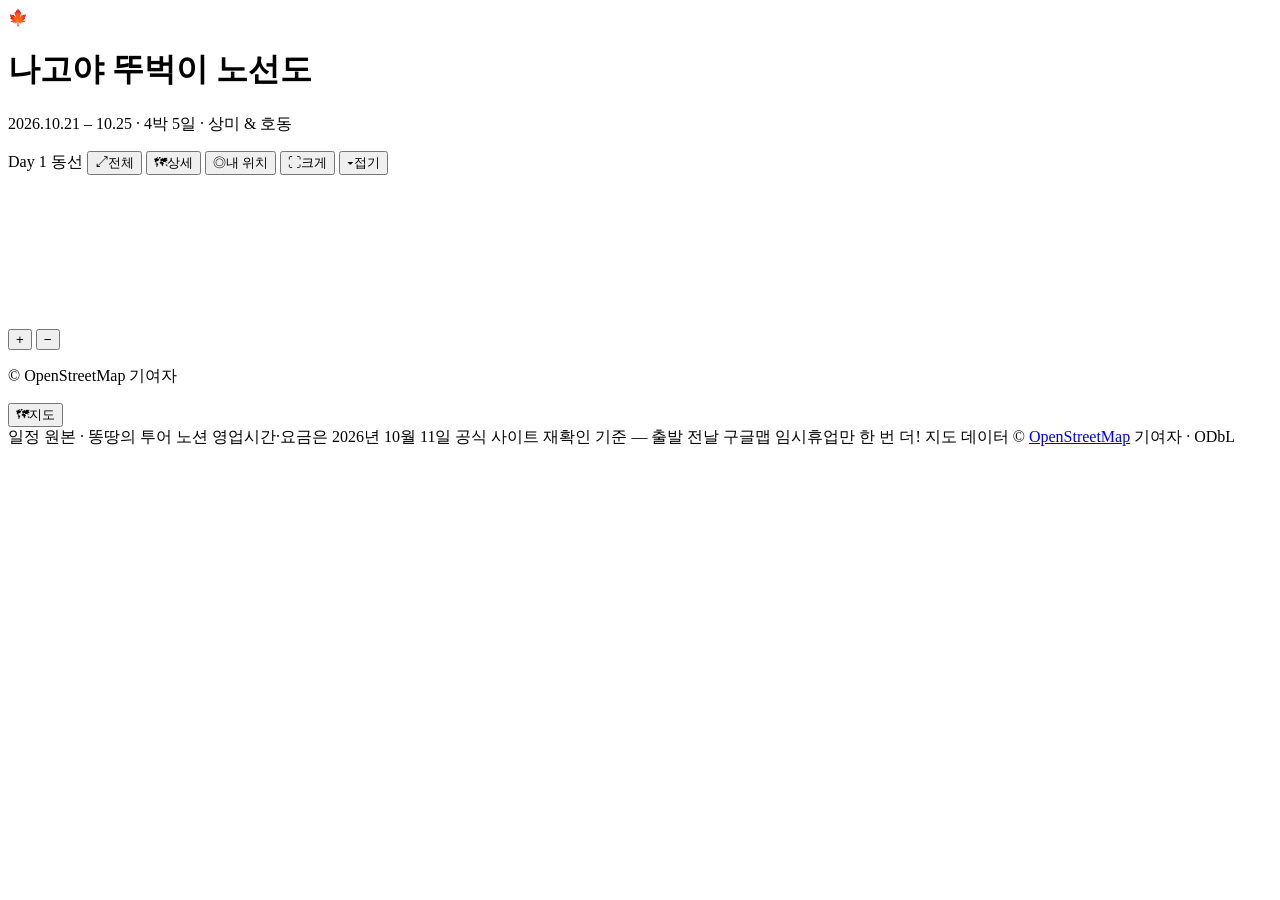
<file: src/template.html>
<!doctype html>
<html lang="ko">
<head>
<meta charset="utf-8">
<meta name="viewport" content="width=device-width, initial-scale=1, viewport-fit=cover">
<meta name="theme-color" content="#F2F3F7" media="(prefers-color-scheme: light)">
<meta name="theme-color" content="#0D0F15" media="(prefers-color-scheme: dark)">
<meta name="description" content="나고야 4박 5일 뚜벅이 일정 — OpenStreetMap 실지도 위의 하루 동선, 지하철 노선·구글맵 길찾기·예외 상황까지.">
<title>나고야 뚜벅이 노선도</title>
<link rel="preconnect" href="https://fonts.googleapis.com">
<link rel="preconnect" href="https://fonts.gstatic.com" crossorigin>
<link rel="stylesheet" href="https://fonts.googleapis.com/css2?family=IBM+Plex+Mono:wght@400;500;600&family=IBM+Plex+Sans+KR:wght@400;500;600;700&family=Noto+Sans+JP:wght@400;500&display=swap">
<style>
/*__CSS__*/
</style>
</head>
<body>
<!--ARTIFACT-START-->
<!--ARTIFACT-HEAD-->
<div class="app">
  <header class="hd">
    <div class="hd-in">
      <span class="leaf" aria-hidden="true">🍁</span>
      <div class="hd-t">
        <h1>나고야 뚜벅이 노선도</h1>
        <p class="hd-s"><span class="mono">2026.10.21 – 10.25</span> · 4박 5일 · 상미 &amp; 호동</p>
      </div>
      <span class="dcount mono" id="dcount"></span>
    </div>
  </header>

  <nav class="days" id="tabs" role="tablist" aria-label="날짜 선택"></nav>

  <section class="mapwrap" id="mapwrap" aria-label="하루 동선 지도">
    <div class="mapbar">
      <span class="mapt" id="mapTitle">Day 1 동선</span>
      <span class="mapbtns">
        <button type="button" class="mb" id="btnFit" title="오늘 동선 전체 보기">⤢<span class="lbl">전체</span></button>
        <button type="button" class="mb" id="btnStyle" title="지도 스타일 — 깔끔 / 일본어 상세">🗺<span class="lbl">상세</span></button>
        <button type="button" class="mb" id="btnGeo" title="내 위치">◎<span class="lbl">내 위치</span></button>
        <button type="button" class="mb" id="btnFull" title="지도 크게 보기">⛶<span class="lbl">크게</span></button>
        <button type="button" class="mb" id="btnHide" title="지도 접기">▾<span class="lbl">접기</span></button>
      </span>
    </div>
    <div class="mapbox" id="mapbox">
      <canvas id="cv"></canvas>
      <canvas id="cvTop"></canvas>
      <div class="pins" id="pins"></div>
      <div class="zoomers">
        <button type="button" class="zb" id="btnIn" aria-label="확대">+</button>
        <button type="button" class="zb" id="btnOut" aria-label="축소">−</button>
      </div>
      <p class="attr" id="attr">© OpenStreetMap 기여자</p>
      <p class="mapmsg" id="mapmsg" hidden></p>
    </div>
    <div class="legend" id="legend"></div>
  </section>

  <button type="button" class="fab" id="fab" aria-label="지도 크게 보기">🗺<span>지도</span></button>
  <div class="fsheet" id="fsheet" hidden>
    <span class="fs-t" id="fsheetT"></span>
    <span class="fs-b">
      <a class="fs-g" id="fsheetG" href="#" target="_blank" rel="noopener">구글맵 ↗</a>
      <button type="button" class="fs-x" id="fsheetX">일정 보기</button>
    </span>
  </div>
  <main id="main"></main>
  <section id="infoPane" hidden></section>

  <footer class="ft">
    <span>일정 원본 · 똥땅의 투어 노션</span>
    <span>영업시간·요금은 2026년 10월 11일 공식 사이트 재확인 기준 — 출발 전날 구글맵 임시휴업만 한 번 더!</span>
    <span>지도 데이터 © <a href="https://www.openstreetmap.org/copyright">OpenStreetMap</a> 기여자 · ODbL</span>
  </footer>
</div>
<script>
/*__DATA__*/
/*__ENGINE__*/
/*__APP__*/
</script>
<!--ARTIFACT-END-->
</body>
</html>
</file>
